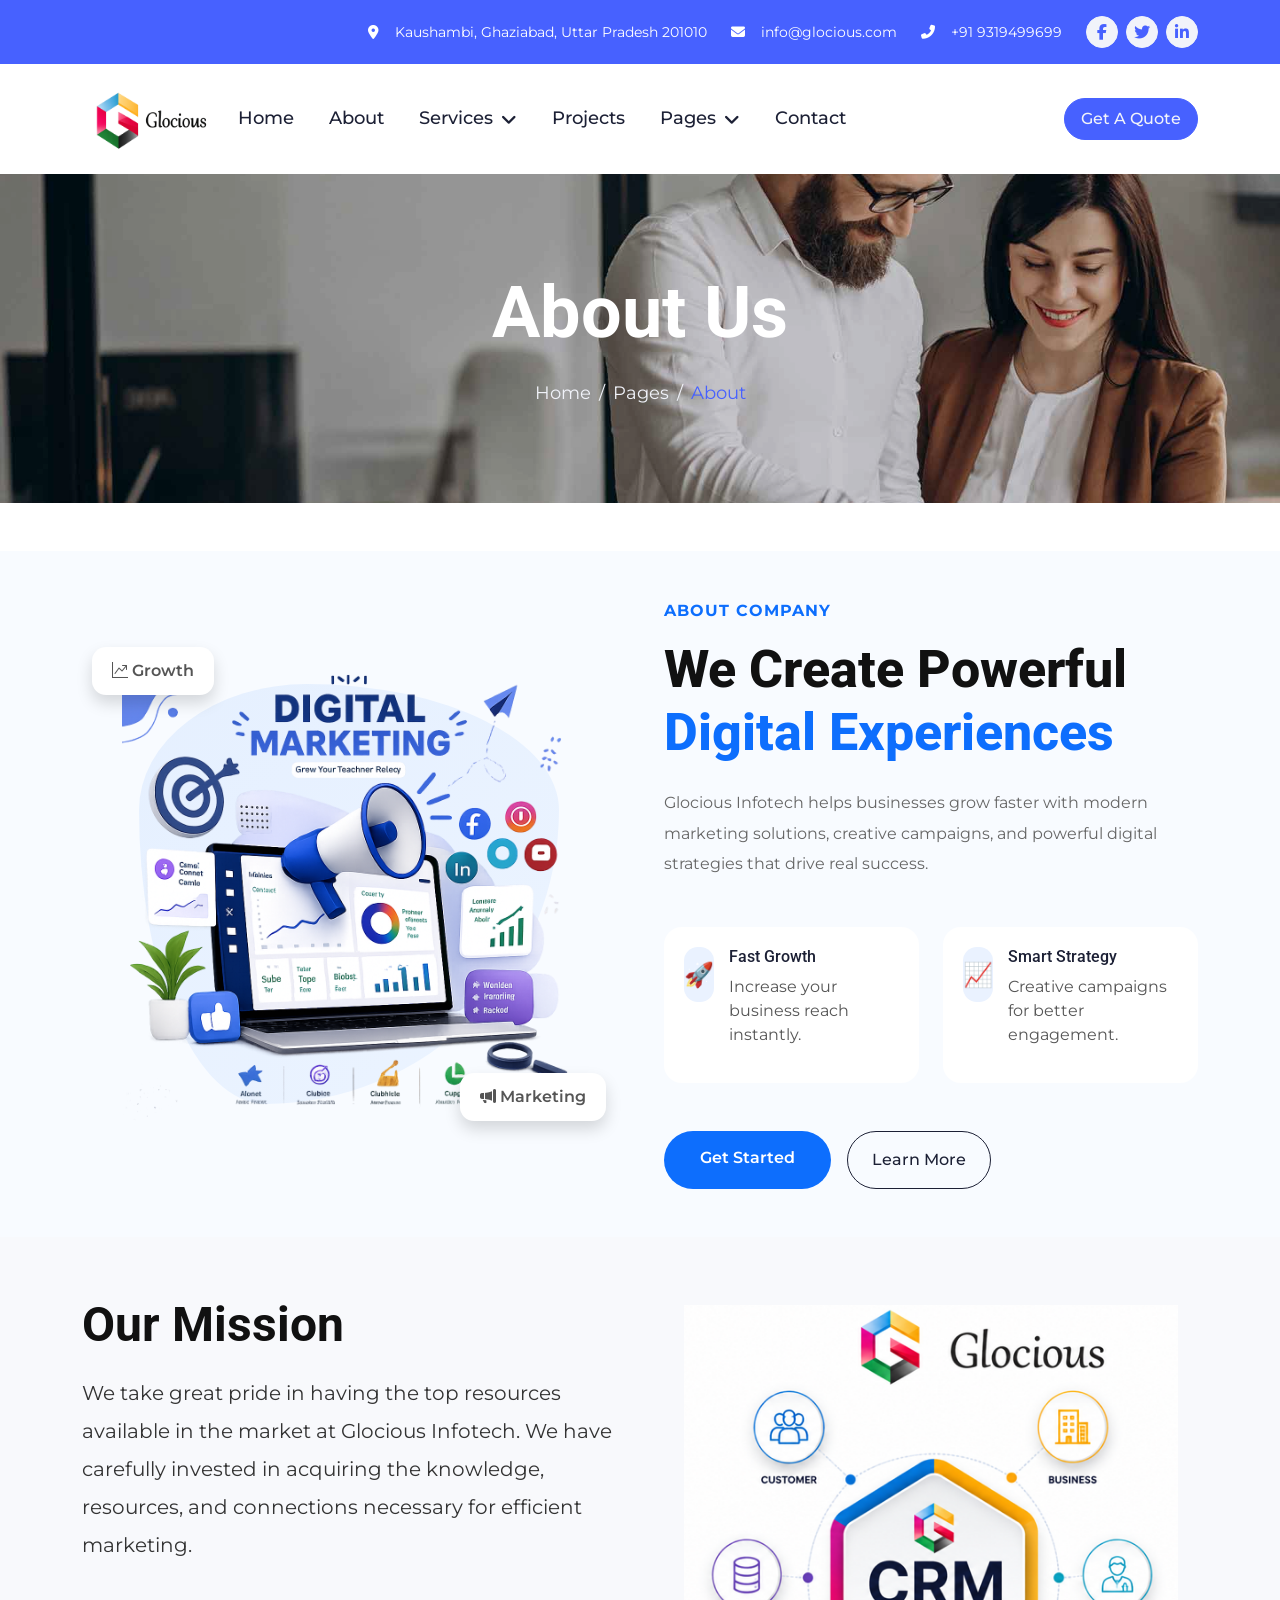
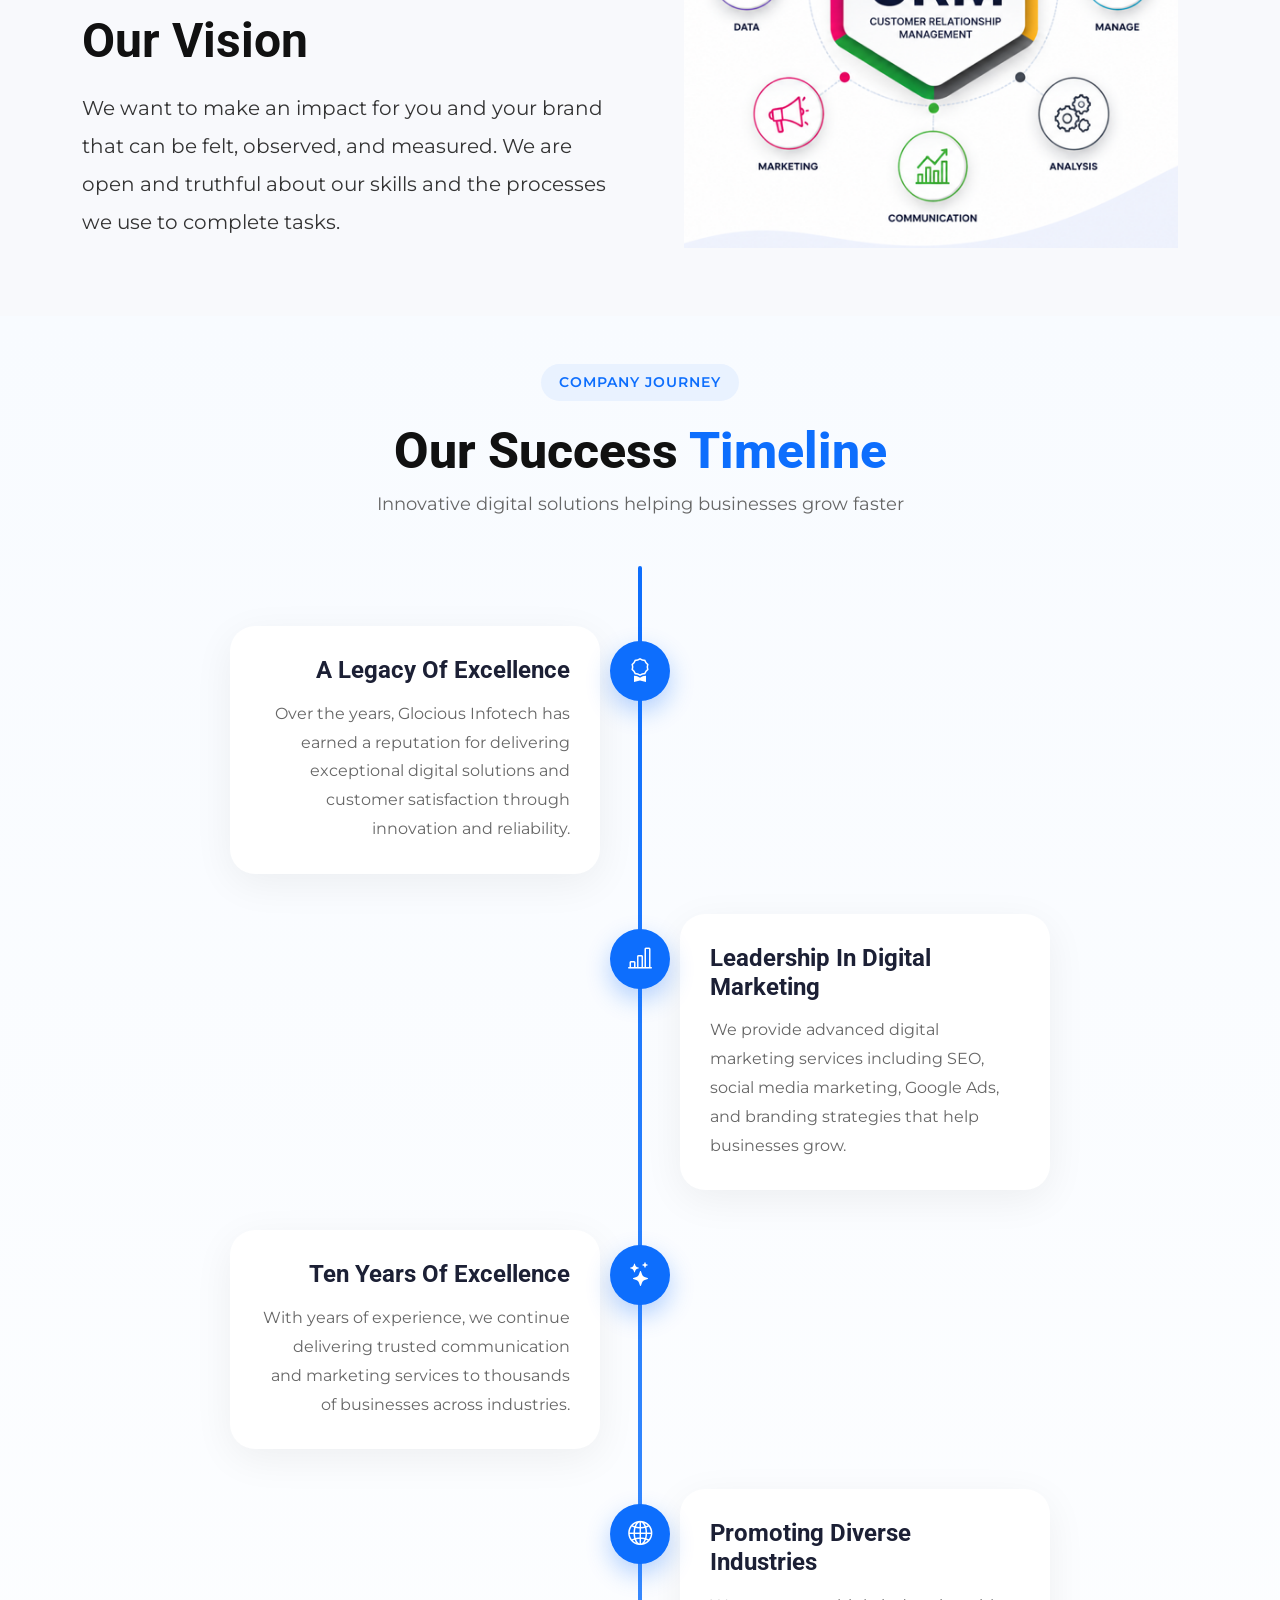
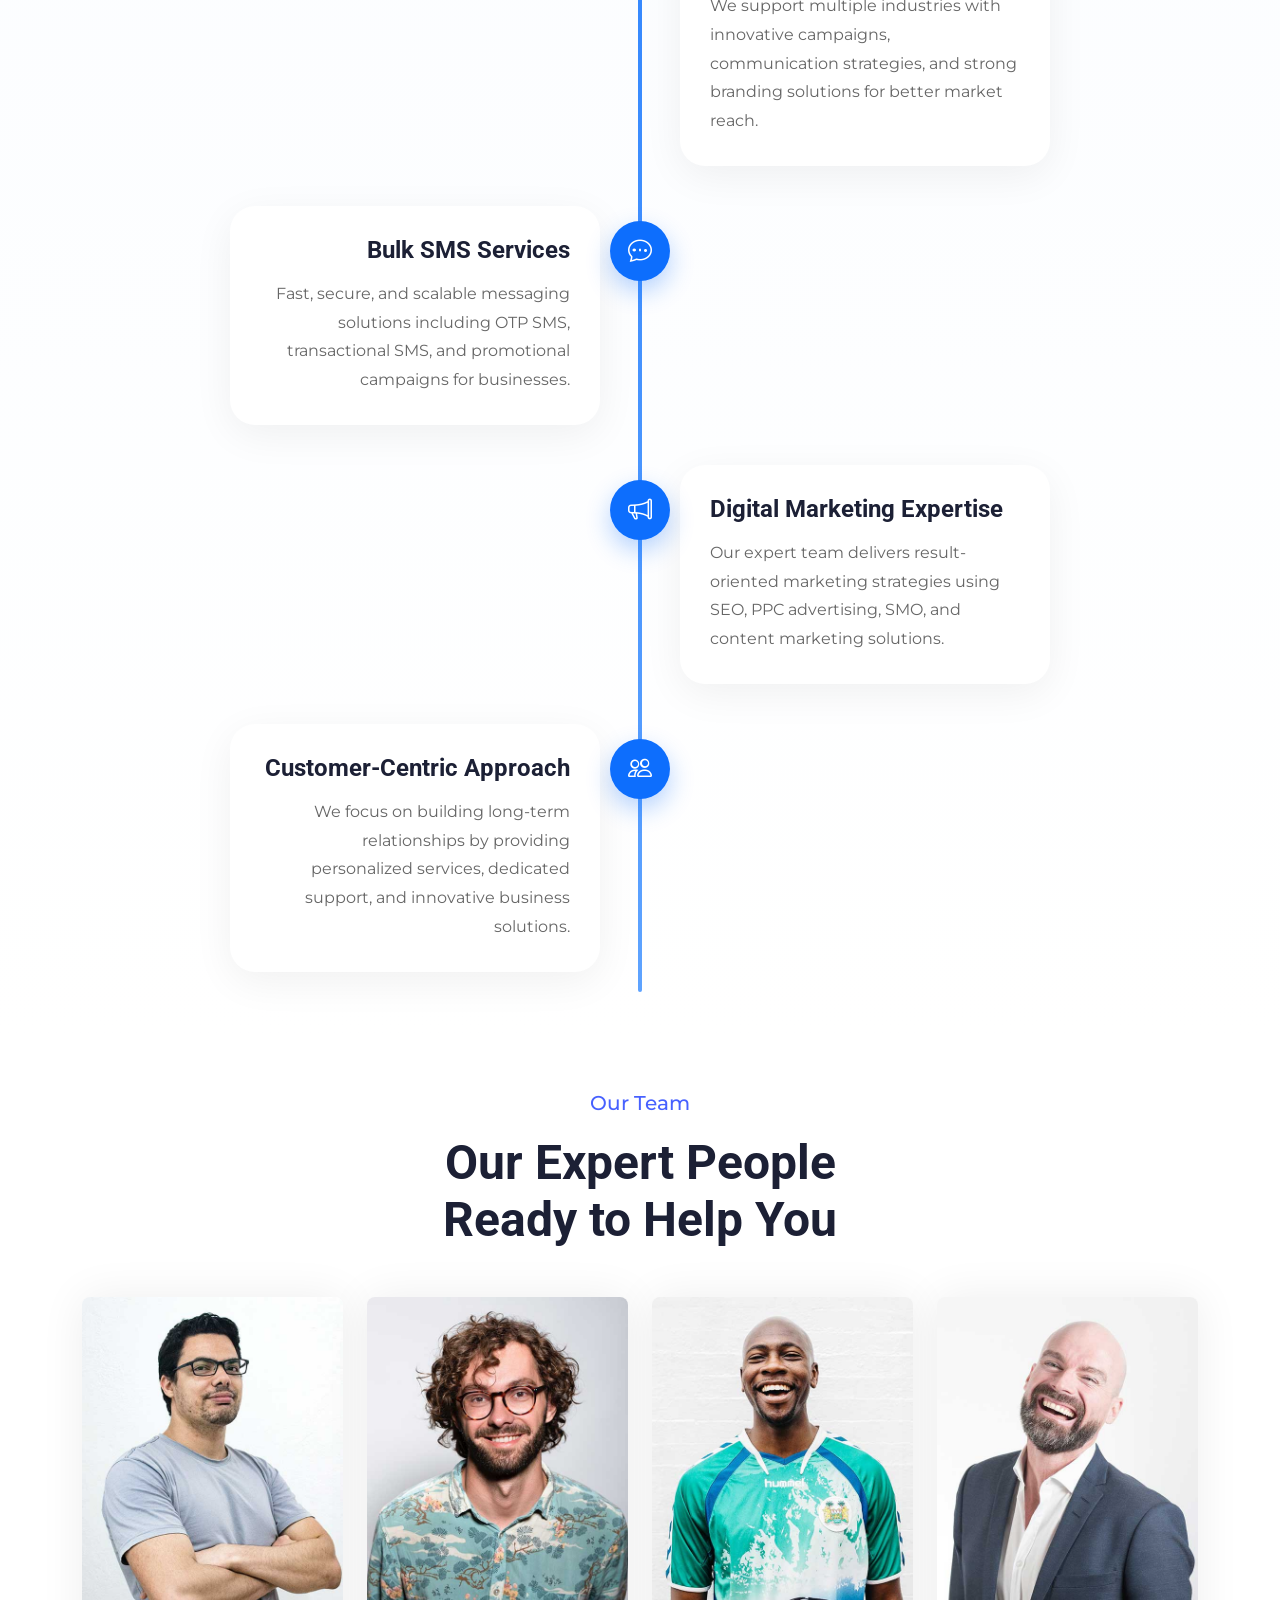
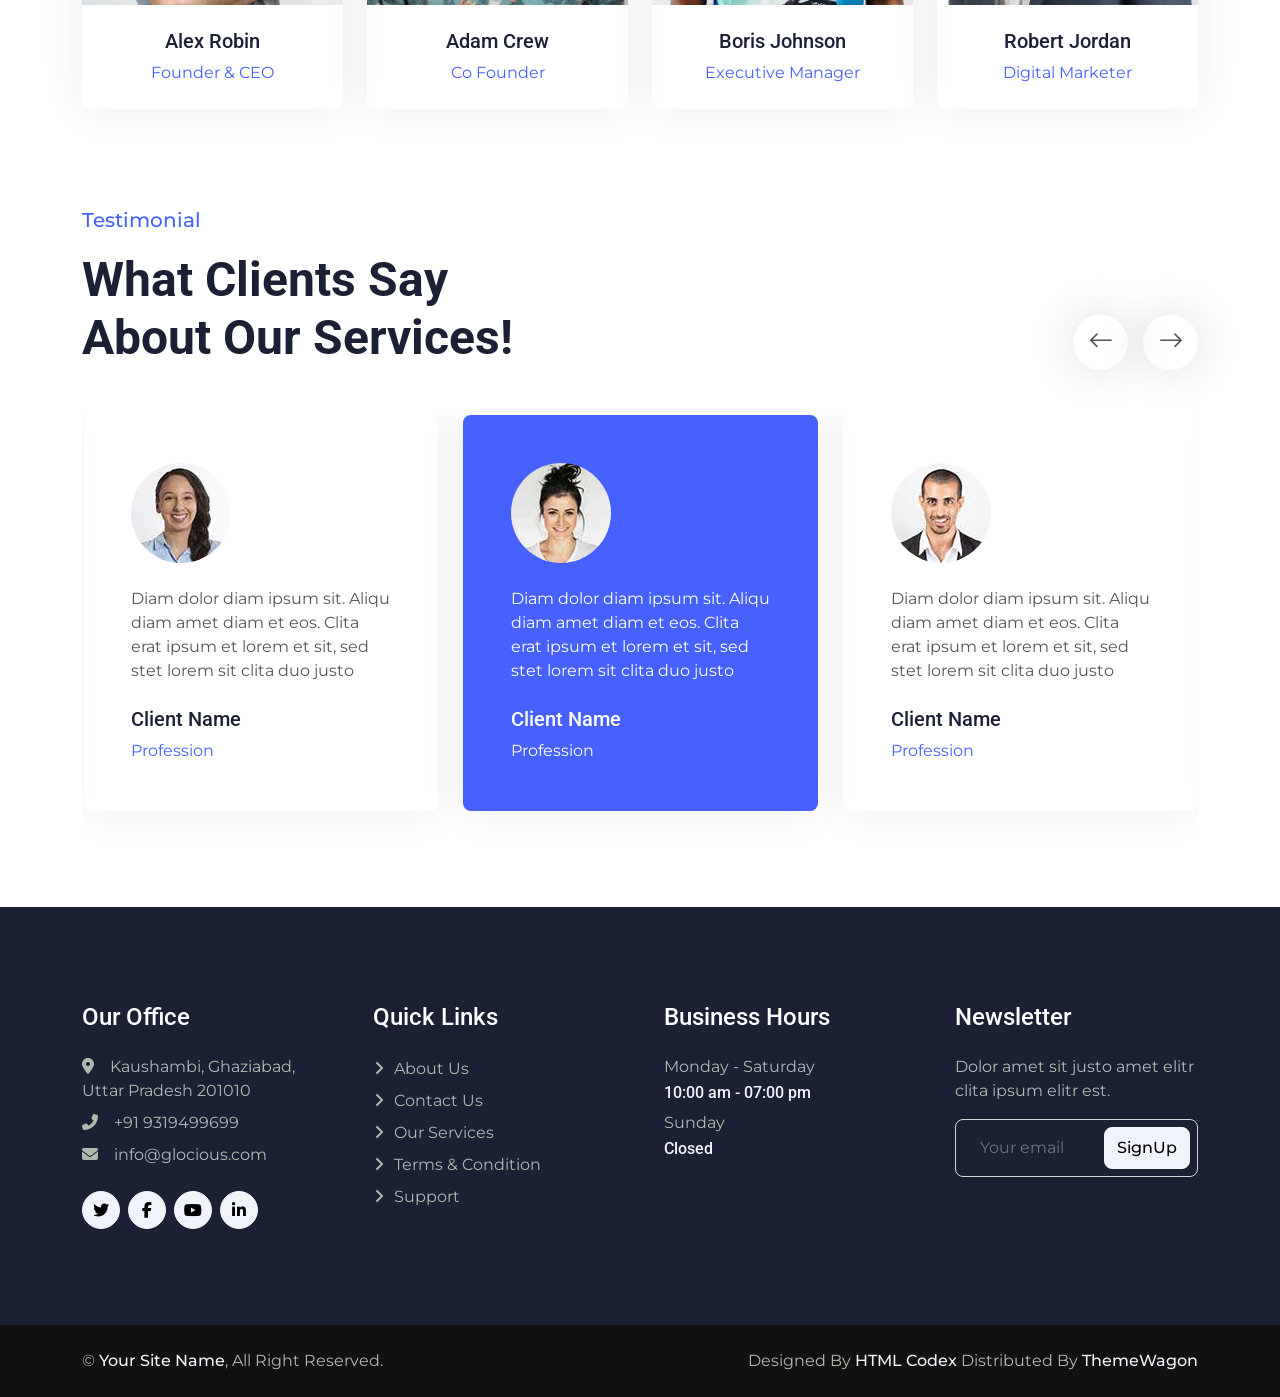
<file: about.html>
<!DOCTYPE html>
<html lang="en">

<head>
    <meta charset="utf-8">
    <title>Best Digital Marketing Agency in Delhi</title>
    <meta content="width=device-width, initial-scale=1.0" name="viewport">
    <meta content="" name="keywords">
    <meta content="" name="description">

    <!-- Favicon -->
    <link href="img/favicon.ico" rel="icon">

    <!-- Google Web Fonts -->
    <link rel="preconnect" href="https://fonts.googleapis.com">
    <link rel="preconnect" href="https://fonts.gstatic.com" crossorigin>
    <link
        href="https://fonts.googleapis.com/css2?family=Montserrat:wght@400;500&family=Roboto:wght@500;700&display=swap"
        rel="stylesheet">

    <!-- Icon Font Stylesheet -->
    <link href="https://cdnjs.cloudflare.com/ajax/libs/font-awesome/5.10.0/css/all.min.css" rel="stylesheet">
    <link href="https://cdn.jsdelivr.net/npm/bootstrap-icons@1.4.1/font/bootstrap-icons.css" rel="stylesheet">
    <link rel="stylesheet" href="https://cdnjs.cloudflare.com/ajax/libs/font-awesome/6.5.1/css/all.min.css">

    <!-- Libraries Stylesheet -->
    <link href="lib/animate/animate.min.css" rel="stylesheet">
    <link href="lib/owlcarousel/assets/owl.carousel.min.css" rel="stylesheet">
    <link href="lib/lightbox/css/lightbox.min.css" rel="stylesheet">

    <!-- Customized Bootstrap Stylesheet -->
    <link href="css/bootstrap.min.css" rel="stylesheet">

    <!-- Template Stylesheet -->
    <link href="css/style.css" rel="stylesheet">
</head>

<body>
    <!-- Spinner Start -->
    <div id="spinner"
        class="show bg-white position-fixed translate-middle w-100 vh-100 top-50 start-50 d-flex align-items-center justify-content-center">
        <div class="spinner-border text-primary" role="status" style="width: 3rem; height: 3rem;"></div>
    </div>
    <!-- Spinner End -->


    <!-- Topbar Start -->
    <div class="container-fluid bg-primary text-white d-none d-lg-flex">
        <div class="container py-3">
            <div class="d-flex align-items-center">
                <div class="ms-auto d-flex align-items-center">
                    <small class="ms-4"><i class="fa fa-map-marker-alt me-3"></i>Kaushambi, Ghaziabad, Uttar Pradesh
                        201010</small>
                    <small class="ms-4"><i class="fa fa-envelope me-3"></i>info@glocious.com</small>
                    <small class="ms-4"><i class="fa fa-phone-alt me-3"></i>+91 9319499699</small>
                    <div class="ms-3 d-flex">
                        <a class="btn btn-sm-square btn-light text-primary rounded-circle ms-2" href=""><i
                                class="fab fa-facebook-f"></i></a>
                        <a class="btn btn-sm-square btn-light text-primary rounded-circle ms-2" href=""><i
                                class="fab fa-twitter"></i></a>
                        <a class="btn btn-sm-square btn-light text-primary rounded-circle ms-2" href=""><i
                                class="fab fa-linkedin-in"></i></a>
                    </div>
                </div>
            </div>
        </div>
    </div>
    <!-- Topbar End -->


    <!-- Navbar Start -->
    <div class="container-fluid bg-white sticky-top">
        <div class="container">
            <nav class="navbar navbar-expand-lg bg-white navbar-light p-lg-0">
                <a href="index.html" class="navbar-brand d-flex align-items-center">

                    <img src="./img/logo.png" alt="Glocious Logo" style="height:100px; width:140px;">

                </a>
                <button type="button" class="navbar-toggler me-0" data-bs-toggle="collapse"
                    data-bs-target="#navbarCollapse">
                    <span class="navbar-toggler-icon"></span>
                </button>
                <div class="collapse navbar-collapse" id="navbarCollapse">
                    <div class="navbar-nav">
                        <a href="index.html" class="nav-item nav-link active">Home</a>
                        <a href="about.html" class="nav-item nav-link">About</a>
                        <div class="nav-item dropdown">
                            <a href="#" class="nav-link dropdown-toggle" data-bs-toggle="dropdown">Services</a>
                            <div class="dropdown-menu bg-light rounded-0 rounded-bottom m-0">
                                <a href="SMS.html" class="dropdown-item">BULK SMS</a>
                                <a href="RCS.html" class="dropdown-item">RCS Message</a>
                                <a href="Email.html" class="dropdown-item">BULK Email</a>
                                <a href="Voice.html" class="dropdown-item">Voice Call</a>
                                <a href="IVR.html" class="dropdown-item">Interactive Voice Response (IVR)</a>
                                <a href="lead.html" class="dropdown-item">Lead Generation</a>
                                <a href="Website.html" class="dropdown-item">Website Development</a>
                                <a href="Whatsapp.html" class="dropdown-item">Whatsapp Marketing</a>
                            </div>
                        </div>
                        <a href="project.html" class="nav-item nav-link">Projects</a>
                        <div class="nav-item dropdown">
                            <a href="#" class="nav-link dropdown-toggle" data-bs-toggle="dropdown">Pages</a>
                            <div class="dropdown-menu bg-light rounded-0 rounded-bottom m-0">
                                <a href="feature.html" class="dropdown-item">Features</a>
                                <a href="team.html" class="dropdown-item">Our Team</a>
                                <a href="testimonial.html" class="dropdown-item">Testimonial</a>
                                <a href="quote.html" class="dropdown-item">Quotation</a>
                                <a href="404.html" class="dropdown-item">404 Page</a>
                            </div>
                        </div>
                        <a href="contact.html" class="nav-item nav-link">Contact</a>
                    </div>
                    <div class="ms-auto d-none d-lg-block">
                        <a href="" class="btn btn-primary rounded-pill py-2 px-3">Get A Quote</a>
                    </div>
                </div>
            </nav>
        </div>
    </div>
    <!-- Navbar End -->

    <!-- Page Header Start -->
    <div class="container-fluid page-header py-5 mb-5 wow fadeIn" data-wow-delay="0.1s">
        <div class="container text-center py-5">
            <h1 class="display-2 text-white mb-4 animated slideInDown">About Us</h1>
            <nav aria-label="breadcrumb animated slideInDown">
                <ol class="breadcrumb justify-content-center mb-0">
                    <li class="breadcrumb-item"><a href="#">Home</a></li>
                    <li class="breadcrumb-item"><a href="#">Pages</a></li>
                    <li class="breadcrumb-item text-primary" aria-current="page">About</li>
                </ol>
            </nav>
        </div>
    </div>
    <!-- Page Header End -->

    <section class="marketing-section py-5">
        <div class="container">
            <div class="row align-items-center g-5">

                <!-- Left Illustration -->
                <div class="col-lg-6">
                    <div class="image-box position-relative text-center">

                        <!-- Background Shape -->
                        <div class="bg-shape"></div>

                        <img src="./img/digital marketing.png" class="img-fluid main-img" alt="Digital Marketing">

                        <!-- Floating Cards -->
                        <div class="floating-card card-one shadow">
                            <i class="bi bi-graph-up-arrow"></i>
                            Growth
                        </div>

                        <div class="floating-card card-two shadow">
                            <i class="bi bi-megaphone-fill"></i>
                            Marketing
                        </div>

                    </div>
                </div>

                <!-- Right Content -->
                <div class="col-lg-6">

                    <span class="sub-title">ABOUT COMPANY</span>

                    <h2 class="main-title mt-3">
                        We Create Powerful
                        <span>Digital Experiences</span>
                    </h2>

                    <p class="desc mt-4">
                        Glocious Infotech helps businesses grow faster with modern
                        marketing solutions, creative campaigns, and powerful
                        digital strategies that drive real success.
                    </p>

                    <!-- Features -->
                    <div class="row mt-4 g-4">

                        <div class="col-sm-6">
                            <div class="feature-box">
                                <div class="icon">
                                    🚀
                                </div>
                                <div>
                                    <h6>Fast Growth</h6>
                                    <p>Increase your business reach instantly.</p>
                                </div>
                            </div>
                        </div>

                        <div class="col-sm-6">
                            <div class="feature-box">
                                <div class="icon">
                                    📈
                                </div>
                                <div>
                                    <h6>Smart Strategy</h6>
                                    <p>Creative campaigns for better engagement.</p>
                                </div>
                            </div>
                        </div>

                    </div>

                    <!-- Buttons -->
                    <div class="mt-5 d-flex gap-3 flex-wrap">

                        <a href="#" class="btn btn-main">
                            Get Started
                        </a>

                        <a href="#" class="btn btn-outline-dark rounded-pill px-4 py-3">
                            Learn More
                        </a>

                    </div>

                </div>

            </div>
        </div>
    </section>

    <section class="mission-vision-section py-5">
        <div class="container">

            <div class="row align-items-center g-5">

                <!-- Left Content -->
                <div class="col-lg-6">

                    <!-- Mission -->
                    <div class="content-box mb-5">
                        <h2>Our Mission</h2>

                        <p>
                            We take great pride in having the top resources available in the market at Glocious
                            Infotech. We have carefully invested in acquiring the knowledge, resources, and connections
                            necessary for efficient marketing.
                        </p>
                    </div>

                    <!-- Vision -->
                    <div class="content-box">
                        <h2>Our Vision</h2>

                        <p>
                            We want to make an impact for you and your brand that can be felt, observed, and measured.
                            We are open and truthful about our skills and the processes we use to complete tasks.
                        </p>
                    </div>

                </div>

                <!-- Right Image -->
                <div class="col-lg-6 text-center">

                    <div class="crm-image-box">

                        <img src="./img/glocious crm.PNG" alt="CRM" class="img-fluid crm-image">

                    </div>

                </div>

            </div>

        </div>
    </section>

    <section class="new-timeline-section py-5">

    <div class="container">

        <!-- Heading -->
        <div class="text-center mb-5">

            <span class="small-title">
                COMPANY JOURNEY
            </span>

            <h2 class="main-heading">
                Our Success <span>Timeline</span>
            </h2>

            <p class="heading-text">
                Innovative digital solutions helping businesses grow faster
            </p>

        </div>

        <!-- Timeline -->
        <div class="modern-timeline">

            <!-- Item 1 -->
            <div class="timeline-box">

                <div class="timeline-icon">
                    <i class="bi bi-award"></i>
                </div>

                <div class="timeline-card">

                    <h4>
                        A Legacy Of Excellence
                    </h4>

                    <p>
                        Over the years, Glocious Infotech has earned a
                        reputation for delivering exceptional digital
                        solutions and customer satisfaction through
                        innovation and reliability.
                    </p>

                </div>

            </div>

            <!-- Item 2 -->
            <div class="timeline-box">

                <div class="timeline-icon">
                    <i class="bi bi-bar-chart-line"></i>
                </div>

                <div class="timeline-card">

                    <h4>
                        Leadership In Digital Marketing
                    </h4>

                    <p>
                        We provide advanced digital marketing services
                        including SEO, social media marketing, Google Ads,
                        and branding strategies that help businesses grow.
                    </p>

                </div>

            </div>

            <!-- Item 3 -->
            <div class="timeline-box">

                <div class="timeline-icon">
                    <i class="bi bi-stars"></i>
                </div>

                <div class="timeline-card">

                    <h4>
                        Ten Years Of Excellence
                    </h4>

                    <p>
                        With years of experience, we continue delivering
                        trusted communication and marketing services to
                        thousands of businesses across industries.
                    </p>

                </div>

            </div>

            <!-- Item 4 -->
            <div class="timeline-box">

                <div class="timeline-icon">
                    <i class="bi bi-globe2"></i>
                </div>

                <div class="timeline-card">

                    <h4>
                        Promoting Diverse Industries
                    </h4>

                    <p>
                        We support multiple industries with innovative
                        campaigns, communication strategies, and strong
                        branding solutions for better market reach.
                    </p>

                </div>

            </div>

            <!-- Item 5 -->
            <div class="timeline-box">

                <div class="timeline-icon">
                    <i class="bi bi-chat-dots"></i>
                </div>

                <div class="timeline-card">

                    <h4>
                        Bulk SMS Services
                    </h4>

                    <p>
                        Fast, secure, and scalable messaging solutions
                        including OTP SMS, transactional SMS, and
                        promotional campaigns for businesses.
                    </p>

                </div>

            </div>

            <!-- Item 6 -->
            <div class="timeline-box">

                <div class="timeline-icon">
                    <i class="bi bi-megaphone"></i>
                </div>

                <div class="timeline-card">

                    <h4>
                        Digital Marketing Expertise
                    </h4>

                    <p>
                        Our expert team delivers result-oriented marketing
                        strategies using SEO, PPC advertising, SMO, and
                        content marketing solutions.
                    </p>

                </div>

            </div>

            <!-- Item 7 -->
            <div class="timeline-box">

                <div class="timeline-icon">
                    <i class="bi bi-people"></i>
                </div>

                <div class="timeline-card">

                    <h4>
                        Customer-Centric Approach
                    </h4>

                    <p>
                        We focus on building long-term relationships by
                        providing personalized services, dedicated support,
                        and innovative business solutions.
                    </p>

                </div>

            </div>

        </div>

    </div>

</section>

  <!-- Team Start -->
    <div class="container-xxl py-5">
        <div class="container">
            <div class="text-center mx-auto wow fadeInUp" data-wow-delay="0.1s" style="max-width: 500px;">
                <p class="fs-5 fw-medium text-primary">Our Team</p>
                <h1 class="display-5 mb-5">Our Expert People Ready to Help You</h1>
            </div>
            <div class="row g-4">
                <div class="col-lg-3 col-md-6 wow fadeInUp" data-wow-delay="0.1s">
                    <div class="team-item rounded overflow-hidden pb-4">
                        <img class="img-fluid mb-4" src="img/team-1.jpg" alt="">
                        <h5>Alex Robin</h5>
                        <span class="text-primary">Founder & CEO</span>
                        <ul class="team-social">
                            <li><a class="btn btn-square" href=""><i class="fab fa-facebook-f"></i></a></li>
                            <li><a class="btn btn-square" href=""><i class="fab fa-twitter"></i></a></li>
                            <li><a class="btn btn-square" href=""><i class="fab fa-instagram"></i></a></li>
                            <li><a class="btn btn-square" href=""><i class="fab fa-linkedin-in"></i></a></li>
                        </ul>
                    </div>
                </div>
                <div class="col-lg-3 col-md-6 wow fadeInUp" data-wow-delay="0.3s">
                    <div class="team-item rounded overflow-hidden pb-4">
                        <img class="img-fluid mb-4" src="img/team-2.jpg" alt="">
                        <h5>Adam Crew</h5>
                        <span class="text-primary">Co Founder</span>
                        <ul class="team-social">
                            <li><a class="btn btn-square" href=""><i class="fab fa-facebook-f"></i></a></li>
                            <li><a class="btn btn-square" href=""><i class="fab fa-twitter"></i></a></li>
                            <li><a class="btn btn-square" href=""><i class="fab fa-instagram"></i></a></li>
                            <li><a class="btn btn-square" href=""><i class="fab fa-linkedin-in"></i></a></li>
                        </ul>
                    </div>
                </div>
                <div class="col-lg-3 col-md-6 wow fadeInUp" data-wow-delay="0.5s">
                    <div class="team-item rounded overflow-hidden pb-4">
                        <img class="img-fluid mb-4" src="img/team-3.jpg" alt="">
                        <h5>Boris Johnson</h5>
                        <span class="text-primary">Executive Manager</span>
                        <ul class="team-social">
                            <li><a class="btn btn-square" href=""><i class="fab fa-facebook-f"></i></a></li>
                            <li><a class="btn btn-square" href=""><i class="fab fa-twitter"></i></a></li>
                            <li><a class="btn btn-square" href=""><i class="fab fa-instagram"></i></a></li>
                            <li><a class="btn btn-square" href=""><i class="fab fa-linkedin-in"></i></a></li>
                        </ul>
                    </div>
                </div>
                <div class="col-lg-3 col-md-6 wow fadeInUp" data-wow-delay="0.7s">
                    <div class="team-item rounded overflow-hidden pb-4">
                        <img class="img-fluid mb-4" src="img/team-4.jpg" alt="">
                        <h5>Robert Jordan</h5>
                        <span class="text-primary">Digital Marketer</span>
                        <ul class="team-social">
                            <li><a class="btn btn-square" href=""><i class="fab fa-facebook-f"></i></a></li>
                            <li><a class="btn btn-square" href=""><i class="fab fa-twitter"></i></a></li>
                            <li><a class="btn btn-square" href=""><i class="fab fa-instagram"></i></a></li>
                            <li><a class="btn btn-square" href=""><i class="fab fa-linkedin-in"></i></a></li>
                        </ul>
                    </div>
                </div>
            </div>
        </div>
    </div>
    <!-- Team End -->


    <!-- Testimonial Start -->
    <div class="container-xxl pt-5">
        <div class="container">
            <div class="text-center text-md-start pb-5 pb-md-0 wow fadeInUp" data-wow-delay="0.1s"
                style="max-width: 500px;">
                <p class="fs-5 fw-medium text-primary">Testimonial</p>
                <h1 class="display-5 mb-5">What Clients Say About Our Services!</h1>
            </div>
            <div class="owl-carousel testimonial-carousel wow fadeInUp" data-wow-delay="0.1s">
                <div class="testimonial-item rounded p-4 p-lg-5 mb-5">
                    <img class="mb-4" src="img/testimonial-1.jpg" alt="">
                    <p class="mb-4">Diam dolor diam ipsum sit. Aliqu diam amet diam et eos. Clita erat ipsum et lorem et
                        sit, sed stet lorem sit clita duo justo</p>
                    <h5>Client Name</h5>
                    <span class="text-primary">Profession</span>
                </div>
                <div class="testimonial-item rounded p-4 p-lg-5 mb-5">
                    <img class="mb-4" src="img/testimonial-2.jpg" alt="">
                    <p class="mb-4">Diam dolor diam ipsum sit. Aliqu diam amet diam et eos. Clita erat ipsum et lorem et
                        sit, sed stet lorem sit clita duo justo</p>
                    <h5>Client Name</h5>
                    <span class="text-primary">Profession</span>
                </div>
                <div class="testimonial-item rounded p-4 p-lg-5 mb-5">
                    <img class="mb-4" src="img/testimonial-3.jpg" alt="">
                    <p class="mb-4">Diam dolor diam ipsum sit. Aliqu diam amet diam et eos. Clita erat ipsum et lorem et
                        sit, sed stet lorem sit clita duo justo</p>
                    <h5>Client Name</h5>
                    <span class="text-primary">Profession</span>
                </div>
                <div class="testimonial-item rounded p-4 p-lg-5 mb-5">
                    <img class="mb-4" src="img/testimonial-4.jpg" alt="">
                    <p class="mb-4">Diam dolor diam ipsum sit. Aliqu diam amet diam et eos. Clita erat ipsum et lorem et
                        sit, sed stet lorem sit clita duo justo</p>
                    <h5>Client Name</h5>
                    <span class="text-primary">Profession</span>
                </div>
            </div>
        </div>
    </div>
    <!-- Testimonial End -->


    <!-- Footer Start -->
    <div class="container-fluid bg-dark footer mt-5 py-5 wow fadeIn" data-wow-delay="0.1s">
        <div class="container py-5">
            <div class="row g-5">
                <div class="col-lg-3 col-md-6">
                    <h4 class="text-white mb-4">Our Office</h4>
                    <p class="mb-2"><i class="fa fa-map-marker-alt me-3"></i>Kaushambi, Ghaziabad, Uttar Pradesh 201010
                    </p>
                    <p class="mb-2"><i class="fa fa-phone-alt me-3"></i>+91 9319499699</p>
                    <p class="mb-2"><i class="fa fa-envelope me-3"></i>info@glocious.com</p>
                    <div class="d-flex pt-3">
                        <a class="btn btn-square btn-light rounded-circle me-2" href=""><i
                                class="fab fa-twitter"></i></a>
                        <a class="btn btn-square btn-light rounded-circle me-2" href=""><i
                                class="fab fa-facebook-f"></i></a>
                        <a class="btn btn-square btn-light rounded-circle me-2" href=""><i
                                class="fab fa-youtube"></i></a>
                        <a class="btn btn-square btn-light rounded-circle me-2" href=""><i
                                class="fab fa-linkedin-in"></i></a>
                    </div>
                </div>
                <div class="col-lg-3 col-md-6">
                    <h4 class="text-white mb-4">Quick Links</h4>
                    <a class="btn btn-link" href="">About Us</a>
                    <a class="btn btn-link" href="">Contact Us</a>
                    <a class="btn btn-link" href="">Our Services</a>
                    <a class="btn btn-link" href="">Terms & Condition</a>
                    <a class="btn btn-link" href="">Support</a>
                </div>
                <div class="col-lg-3 col-md-6">
                    <h4 class="text-white mb-4">Business Hours</h4>
                    <p class="mb-1">Monday - Saturday</p>
                    <h6 class="text-light">10:00 am - 07:00 pm</h6>
                    <p class="mb-1">Sunday</p>
                    <h6 class="text-light">Closed</h6>
                </div>
                <div class="col-lg-3 col-md-6">
                    <h4 class="text-white mb-4">Newsletter</h4>
                    <p>Dolor amet sit justo amet elitr clita ipsum elitr est.</p>
                    <div class="position-relative w-100">
                        <input class="form-control bg-transparent w-100 py-3 ps-4 pe-5" type="text"
                            placeholder="Your email">
                        <button type="button"
                            class="btn btn-light py-2 position-absolute top-0 end-0 mt-2 me-2">SignUp</button>
                    </div>
                </div>
            </div>
        </div>
    </div>
    <!-- Footer End -->


    <!-- Copyright Start -->
    <div class="container-fluid copyright py-4">
        <div class="container">
            <div class="row">
                <div class="col-md-6 text-center text-md-start mb-3 mb-md-0">
                    &copy; <a class="fw-medium text-light" href="#">Your Site Name</a>, All Right Reserved.
                </div>
                <div class="col-md-6 text-center text-md-end">
                    <!--/*** This template is free as long as you keep the footer author’s credit link/attribution link/backlink. If you'd like to use the template without the footer author’s credit link/attribution link/backlink, you can purchase the Credit Removal License from "https://htmlcodex.com/credit-removal". Thank you for your support. ***/-->
                    Designed By <a class="fw-medium text-light" href="https://htmlcodex.com">HTML Codex</a>
                    Distributed By <a class="fw-medium text-light" href="https://themewagon.com">ThemeWagon</a>
                </div>
            </div>
        </div>
    </div>
    <!-- Copyright End -->


    <!-- Back to Top -->
    <a href="#" class="btn btn-lg btn-primary btn-lg-square rounded-circle back-to-top"><i
            class="bi bi-arrow-up"></i></a>


    <!-- JavaScript Libraries -->
    <script src="https://ajax.googleapis.com/ajax/libs/jquery/3.6.1/jquery.min.js"></script>
    <script src="https://cdn.jsdelivr.net/npm/bootstrap@5.0.0/dist/js/bootstrap.bundle.min.js"></script>
    <script src="lib/wow/wow.min.js"></script>
    <script src="lib/easing/easing.min.js"></script>
    <script src="lib/waypoints/waypoints.min.js"></script>
    <script src="lib/owlcarousel/owl.carousel.min.js"></script>
    <script src="lib/lightbox/js/lightbox.min.js"></script>

    <!-- Template Javascript -->
    <script src="js/main.js"></script>
</body>

</html>
</file>
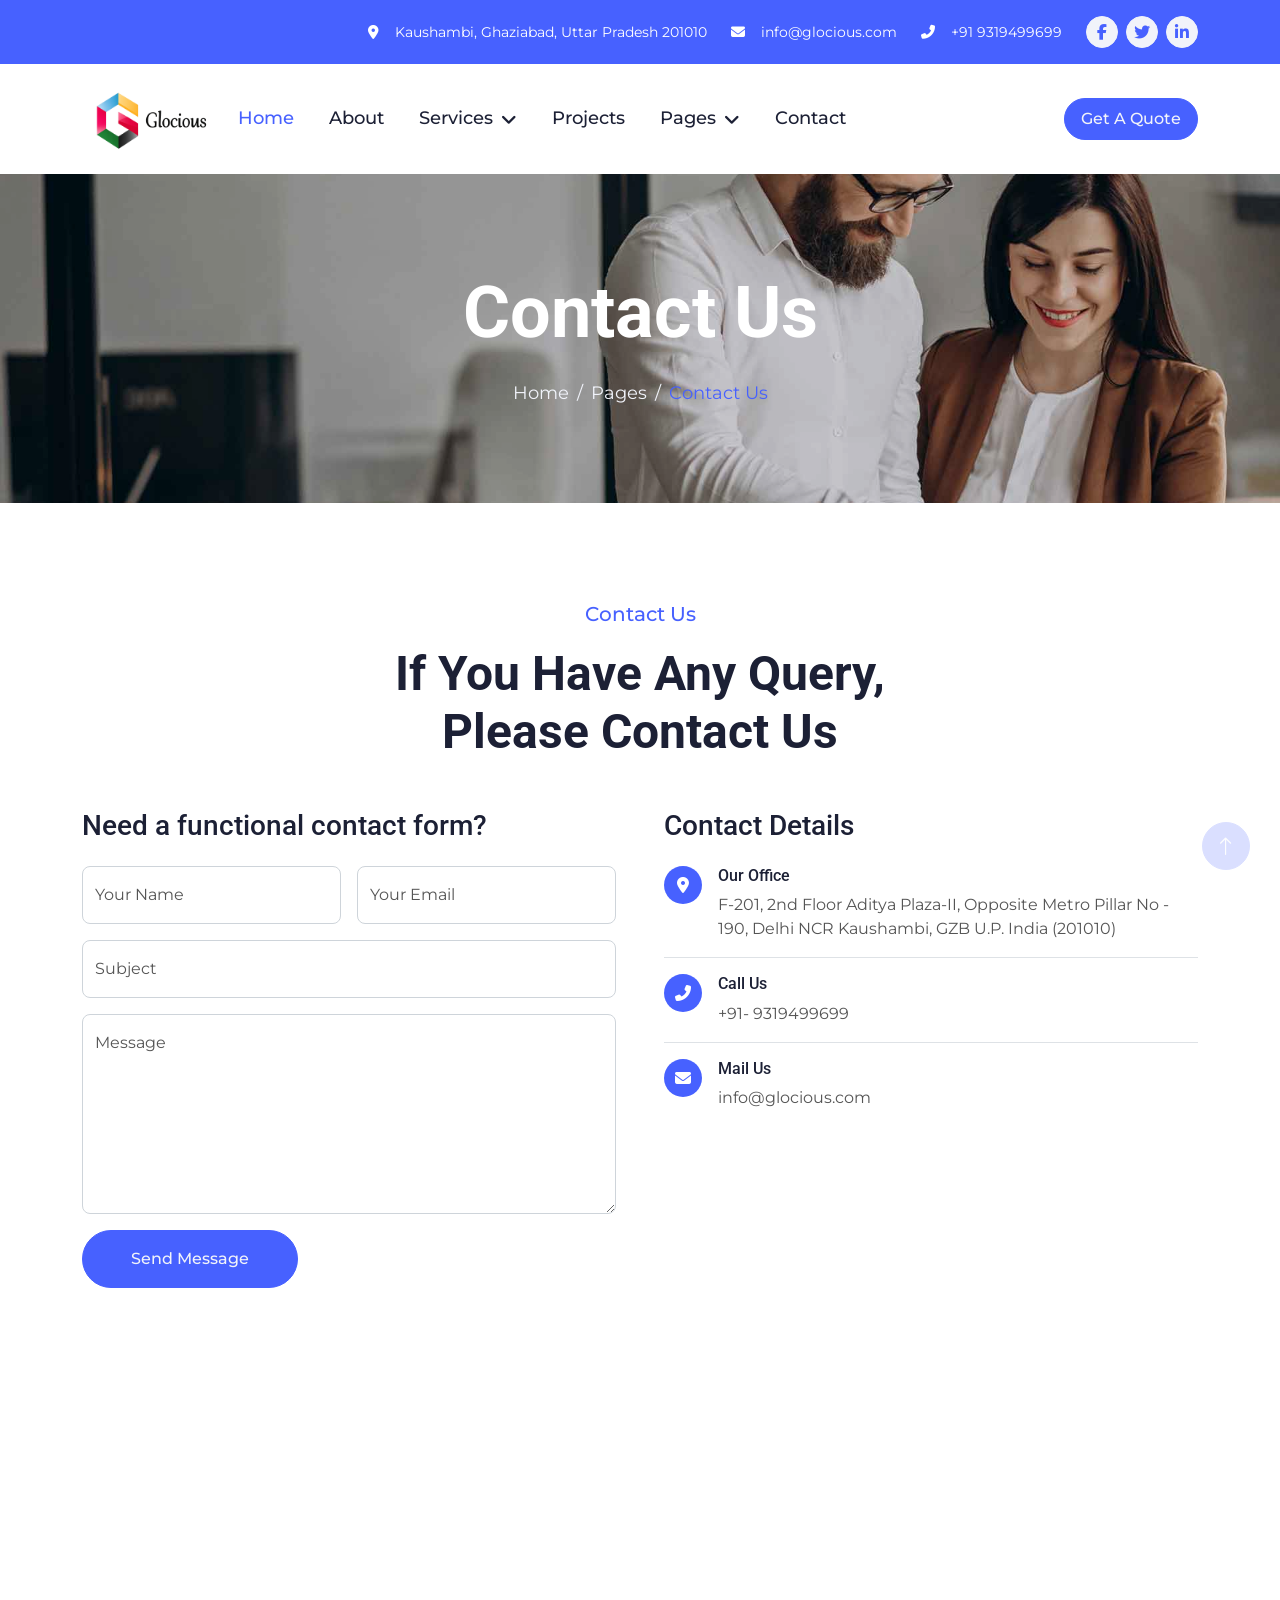
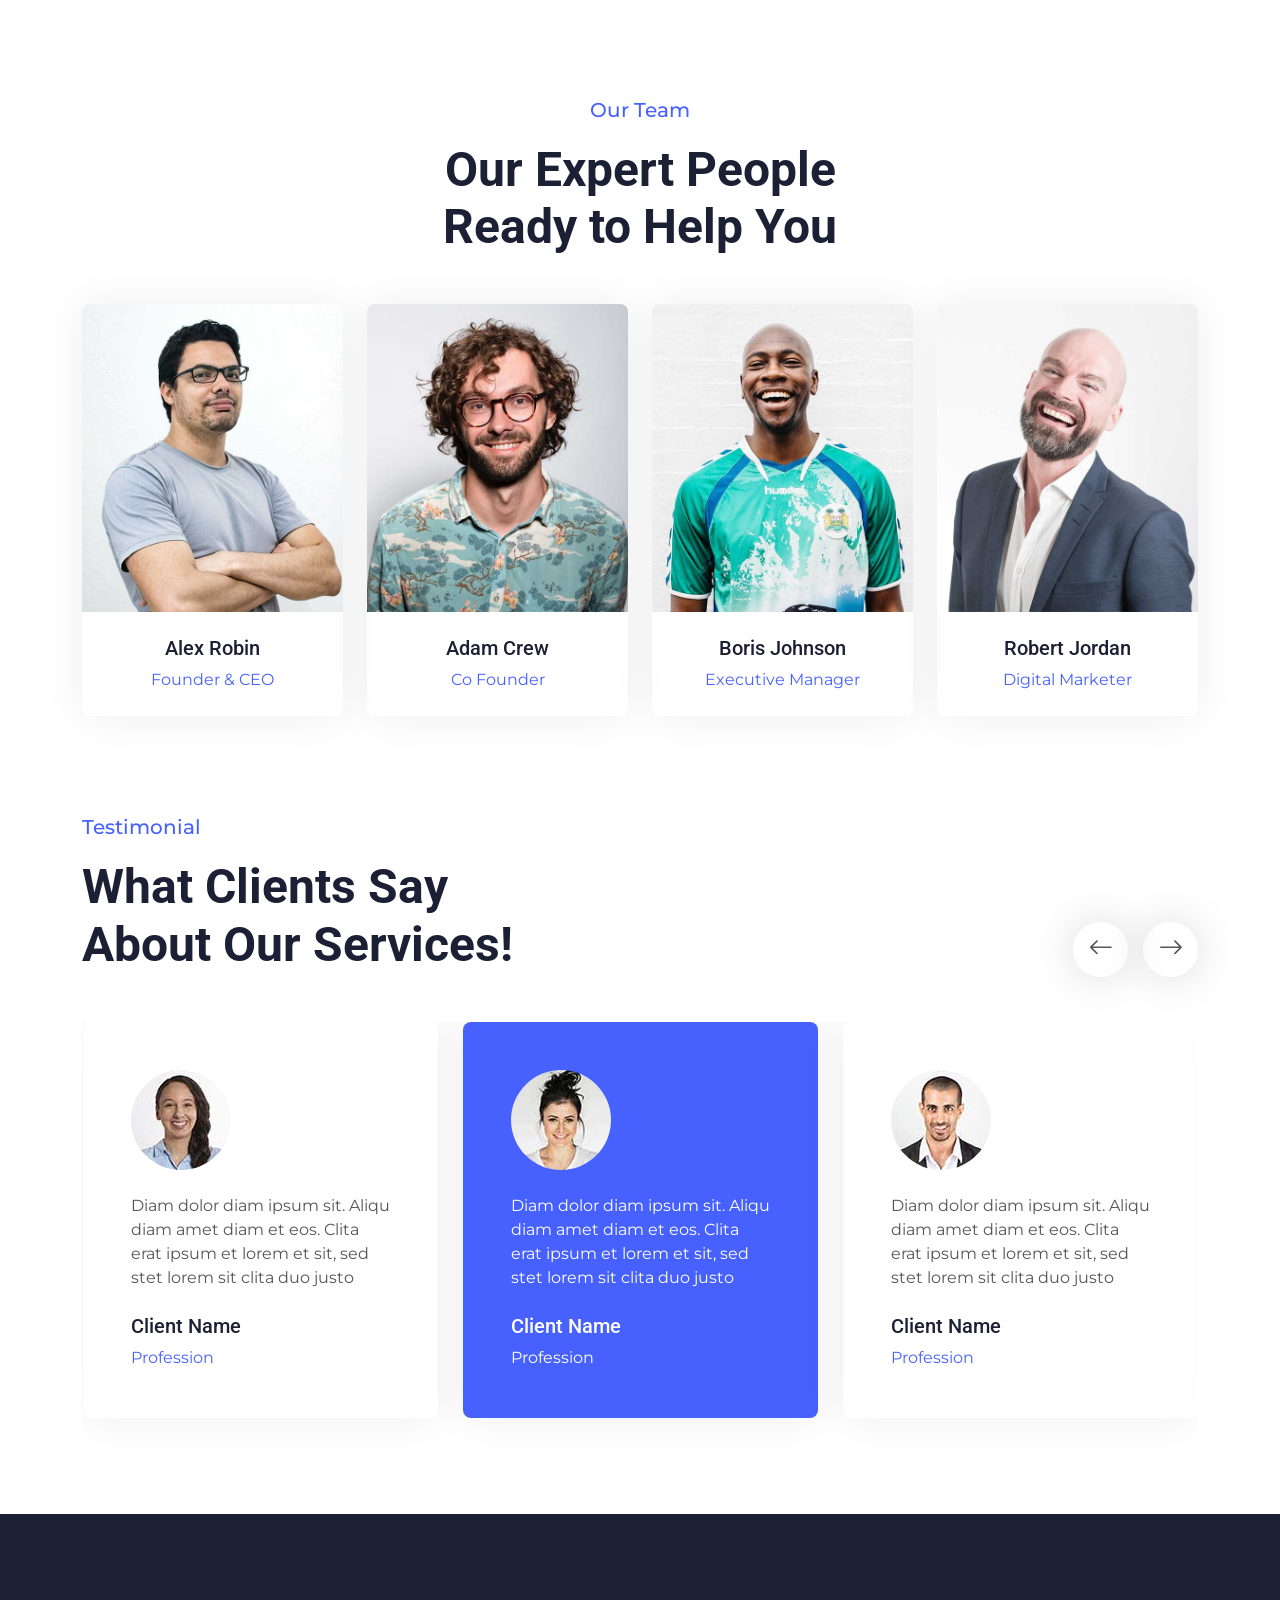
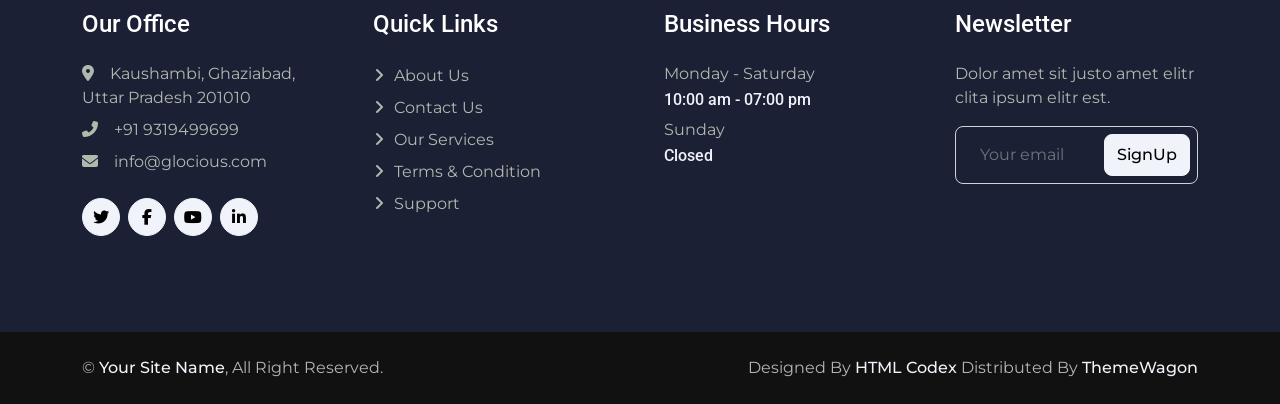
<file: contact.html>
<!DOCTYPE html>
<html lang="en">

<head>
    <meta charset="utf-8">
    <title>Best Digital Marketing Agency in Delhi</title>
    <meta content="width=device-width, initial-scale=1.0" name="viewport">
    <meta content="" name="keywords">
    <meta content="" name="description">

    <!-- Favicon -->
    <link href="img/favicon.ico" rel="icon">

    <!-- Google Web Fonts -->
    <link rel="preconnect" href="https://fonts.googleapis.com">
    <link rel="preconnect" href="https://fonts.gstatic.com" crossorigin>
    <link
        href="https://fonts.googleapis.com/css2?family=Montserrat:wght@400;500&family=Roboto:wght@500;700&display=swap"
        rel="stylesheet">

    <!-- Icon Font Stylesheet -->
    <link href="https://cdnjs.cloudflare.com/ajax/libs/font-awesome/5.10.0/css/all.min.css" rel="stylesheet">
    <link href="https://cdn.jsdelivr.net/npm/bootstrap-icons@1.4.1/font/bootstrap-icons.css" rel="stylesheet">
    <link rel="stylesheet" href="https://cdnjs.cloudflare.com/ajax/libs/font-awesome/6.5.1/css/all.min.css">

    <!-- Libraries Stylesheet -->
    <link href="lib/animate/animate.min.css" rel="stylesheet">
    <link href="lib/owlcarousel/assets/owl.carousel.min.css" rel="stylesheet">
    <link href="lib/lightbox/css/lightbox.min.css" rel="stylesheet">

    <!-- Customized Bootstrap Stylesheet -->
    <link href="css/bootstrap.min.css" rel="stylesheet">

    <!-- Template Stylesheet -->
    <link href="css/style.css" rel="stylesheet">
</head>

<body>
    <!-- Spinner Start -->
    <div id="spinner"
        class="show bg-white position-fixed translate-middle w-100 vh-100 top-50 start-50 d-flex align-items-center justify-content-center">
        <div class="spinner-border text-primary" role="status" style="width: 3rem; height: 3rem;"></div>
    </div>
    <!-- Spinner End -->


    <!-- Topbar Start -->
    <div class="container-fluid bg-primary text-white d-none d-lg-flex">
        <div class="container py-3">
            <div class="d-flex align-items-center">
                <div class="ms-auto d-flex align-items-center">
                    <small class="ms-4"><i class="fa fa-map-marker-alt me-3"></i>Kaushambi, Ghaziabad, Uttar Pradesh
                        201010</small>
                    <small class="ms-4"><i class="fa fa-envelope me-3"></i>info@glocious.com</small>
                    <small class="ms-4"><i class="fa fa-phone-alt me-3"></i>+91 9319499699</small>
                    <div class="ms-3 d-flex">
                        <a class="btn btn-sm-square btn-light text-primary rounded-circle ms-2" href=""><i
                                class="fab fa-facebook-f"></i></a>
                        <a class="btn btn-sm-square btn-light text-primary rounded-circle ms-2" href=""><i
                                class="fab fa-twitter"></i></a>
                        <a class="btn btn-sm-square btn-light text-primary rounded-circle ms-2" href=""><i
                                class="fab fa-linkedin-in"></i></a>
                    </div>
                </div>
            </div>
        </div>
    </div>
    <!-- Topbar End -->


    <!-- Navbar Start -->
    <div class="container-fluid bg-white sticky-top">
        <div class="container">
            <nav class="navbar navbar-expand-lg bg-white navbar-light p-lg-0">
                <a href="index.html" class="navbar-brand d-flex align-items-center">

                    <img src="./img/logo.png" alt="Glocious Logo" style="height:100px; width:140px;">

                </a>
                <button type="button" class="navbar-toggler me-0" data-bs-toggle="collapse"
                    data-bs-target="#navbarCollapse">
                    <span class="navbar-toggler-icon"></span>
                </button>
                <div class="collapse navbar-collapse" id="navbarCollapse">
                    <div class="navbar-nav">
                        <a href="index.html" class="nav-item nav-link active">Home</a>
                        <a href="about.html" class="nav-item nav-link">About</a>
                        <div class="nav-item dropdown">
                            <a href="#" class="nav-link dropdown-toggle" data-bs-toggle="dropdown">Services</a>
                            <div class="dropdown-menu bg-light rounded-0 rounded-bottom m-0">
                                <a href="SMS.html" class="dropdown-item">BULK SMS</a>
                                <a href="RCS.html" class="dropdown-item">RCS Message</a>
                                <a href="Email.html" class="dropdown-item">BULK Email</a>
                                <a href="Voice.html" class="dropdown-item">Voice Call</a>
                                <a href="IVR.html" class="dropdown-item">Interactive Voice Response (IVR)</a>
                                <a href="lead.html" class="dropdown-item">Lead Generation</a>
                                <a href="Website.html" class="dropdown-item">Website Development</a>
                                <a href="Whatsapp.html" class="dropdown-item">Whatsapp Marketing</a>
                            </div>
                        </div>
                        <a href="project.html" class="nav-item nav-link">Projects</a>
                        <div class="nav-item dropdown">
                            <a href="#" class="nav-link dropdown-toggle" data-bs-toggle="dropdown">Pages</a>
                            <div class="dropdown-menu bg-light rounded-0 rounded-bottom m-0">
                                <a href="feature.html" class="dropdown-item">Features</a>
                                <a href="team.html" class="dropdown-item">Our Team</a>
                                <a href="testimonial.html" class="dropdown-item">Testimonial</a>
                                <a href="quote.html" class="dropdown-item">Quotation</a>
                                <a href="404.html" class="dropdown-item">404 Page</a>
                            </div>
                        </div>
                        <a href="contact.html" class="nav-item nav-link">Contact</a>
                    </div>
                    <div class="ms-auto d-none d-lg-block">
                        <a href="" class="btn btn-primary rounded-pill py-2 px-3">Get A Quote</a>
                    </div>
                </div>
            </nav>
        </div>
    </div>
    <!-- Navbar End -->


    <!-- Page Header Start -->
    <div class="container-fluid page-header py-5 mb-5 wow fadeIn" data-wow-delay="0.1s">
        <div class="container text-center py-5">
            <h1 class="display-2 text-white mb-4 animated slideInDown">Contact Us</h1>
            <nav aria-label="breadcrumb animated slideInDown">
                <ol class="breadcrumb justify-content-center mb-0">
                    <li class="breadcrumb-item"><a href="#">Home</a></li>
                    <li class="breadcrumb-item"><a href="#">Pages</a></li>
                    <li class="breadcrumb-item text-primary" aria-current="page">Contact Us</li>
                </ol>
            </nav>
        </div>
    </div>
    <!-- Page Header End -->


    <!-- Contact Start -->
    <div class="container-xxl py-5">
        <div class="container">
            <div class="text-center mx-auto wow fadeInUp" data-wow-delay="0.1s" style="max-width: 500px;">
                <p class="fs-5 fw-medium text-primary">Contact Us</p>
                <h1 class="display-5 mb-5">If You Have Any Query, Please Contact Us</h1>
            </div>
            <div class="row g-5">
                <div class="col-lg-6 wow fadeInUp" data-wow-delay="0.1s">
                    <h3 class="mb-4">Need a functional contact form?</h3>
                    <form>
                        <div class="row g-3">
                            <div class="col-md-6">
                                <div class="form-floating">
                                    <input type="text" class="form-control" id="name" placeholder="Your Name">
                                    <label for="name">Your Name</label>
                                </div>
                            </div>
                            <div class="col-md-6">
                                <div class="form-floating">
                                    <input type="email" class="form-control" id="email" placeholder="Your Email">
                                    <label for="email">Your Email</label>
                                </div>
                            </div>
                            <div class="col-12">
                                <div class="form-floating">
                                    <input type="text" class="form-control" id="subject" placeholder="Subject">
                                    <label for="subject">Subject</label>
                                </div>
                            </div>
                            <div class="col-12">
                                <div class="form-floating">
                                    <textarea class="form-control" placeholder="Leave a message here" id="message"
                                        style="height: 200px"></textarea>
                                    <label for="message">Message</label>
                                </div>
                            </div>
                            <div class="col-12">
                                <button class="btn btn-primary rounded-pill py-3 px-5" type="submit">Send
                                    Message</button>
                            </div>
                        </div>
                    </form>
                </div>
                <div class="col-lg-6 wow fadeInUp" data-wow-delay="0.5s">
                    <h3 class="mb-4">Contact Details</h3>
                    <div class="d-flex border-bottom pb-3 mb-3">
                        <div class="flex-shrink-0 btn-square bg-primary rounded-circle">
                            <i class="fa fa-map-marker-alt text-white"></i>
                        </div>
                        <div class="ms-3">
                            <h6>Our Office</h6>
                            <span>F-201, 2nd Floor Aditya Plaza-II, Opposite Metro Pillar No - 190, Delhi NCR Kaushambi,
                                GZB U.P. India (201010)</span>
                        </div>
                    </div>
                    <div class="d-flex border-bottom pb-3 mb-3">
                        <div class="flex-shrink-0 btn-square bg-primary rounded-circle">
                            <i class="fa fa-phone-alt text-white"></i>
                        </div>
                        <div class="ms-3">
                            <h6>Call Us</h6>
                            <span>+91- 9319499699</span>
                        </div>
                    </div>
                    <div class="d-flex border-bottom-0 pb-3 mb-3">
                        <div class="flex-shrink-0 btn-square bg-primary rounded-circle">
                            <i class="fa fa-envelope text-white"></i>
                        </div>
                        <div class="ms-3">
                            <h6>Mail Us</h6>
                            <span>info@glocious.com</span>
                        </div>
                    </div>

                    <iframe
                        src="https://www.google.com/maps/embed?pb=!1m18!1m12!1m3!1d3501.486553243412!2d77.32470757429412!3d28.645146783509936!2m3!1f0!2f0!3f0!3m2!1i1024!2i768!4f13.1!3m3!1m2!1s0x390cfb000cd2e409%3A0xcfdf0d944ce1c52b!2sGlocious%20Infotech%20Pvt.%20Ltd.%20%7C%20Bulk%20SMS%20%26%20Digital%20Marketing%20Services!5e0!3m2!1sen!2sbd!4v1778654468321!5m2!1sen!2sbd"
                        width="600" height="450" style="border:0;" allowfullscreen="" loading="lazy"
                        referrerpolicy="no-referrer-when-downgrade"></iframe>
                </div>
            </div>
        </div>
    </div>
    <!-- Contact End -->


     <!-- Team Start -->
    <div class="container-xxl py-5">
        <div class="container">
            <div class="text-center mx-auto wow fadeInUp" data-wow-delay="0.1s" style="max-width: 500px;">
                <p class="fs-5 fw-medium text-primary">Our Team</p>
                <h1 class="display-5 mb-5">Our Expert People Ready to Help You</h1>
            </div>
            <div class="row g-4">
                <div class="col-lg-3 col-md-6 wow fadeInUp" data-wow-delay="0.1s">
                    <div class="team-item rounded overflow-hidden pb-4">
                        <img class="img-fluid mb-4" src="img/team-1.jpg" alt="">
                        <h5>Alex Robin</h5>
                        <span class="text-primary">Founder & CEO</span>
                        <ul class="team-social">
                            <li><a class="btn btn-square" href=""><i class="fab fa-facebook-f"></i></a></li>
                            <li><a class="btn btn-square" href=""><i class="fab fa-twitter"></i></a></li>
                            <li><a class="btn btn-square" href=""><i class="fab fa-instagram"></i></a></li>
                            <li><a class="btn btn-square" href=""><i class="fab fa-linkedin-in"></i></a></li>
                        </ul>
                    </div>
                </div>
                <div class="col-lg-3 col-md-6 wow fadeInUp" data-wow-delay="0.3s">
                    <div class="team-item rounded overflow-hidden pb-4">
                        <img class="img-fluid mb-4" src="img/team-2.jpg" alt="">
                        <h5>Adam Crew</h5>
                        <span class="text-primary">Co Founder</span>
                        <ul class="team-social">
                            <li><a class="btn btn-square" href=""><i class="fab fa-facebook-f"></i></a></li>
                            <li><a class="btn btn-square" href=""><i class="fab fa-twitter"></i></a></li>
                            <li><a class="btn btn-square" href=""><i class="fab fa-instagram"></i></a></li>
                            <li><a class="btn btn-square" href=""><i class="fab fa-linkedin-in"></i></a></li>
                        </ul>
                    </div>
                </div>
                <div class="col-lg-3 col-md-6 wow fadeInUp" data-wow-delay="0.5s">
                    <div class="team-item rounded overflow-hidden pb-4">
                        <img class="img-fluid mb-4" src="img/team-3.jpg" alt="">
                        <h5>Boris Johnson</h5>
                        <span class="text-primary">Executive Manager</span>
                        <ul class="team-social">
                            <li><a class="btn btn-square" href=""><i class="fab fa-facebook-f"></i></a></li>
                            <li><a class="btn btn-square" href=""><i class="fab fa-twitter"></i></a></li>
                            <li><a class="btn btn-square" href=""><i class="fab fa-instagram"></i></a></li>
                            <li><a class="btn btn-square" href=""><i class="fab fa-linkedin-in"></i></a></li>
                        </ul>
                    </div>
                </div>
                <div class="col-lg-3 col-md-6 wow fadeInUp" data-wow-delay="0.7s">
                    <div class="team-item rounded overflow-hidden pb-4">
                        <img class="img-fluid mb-4" src="img/team-4.jpg" alt="">
                        <h5>Robert Jordan</h5>
                        <span class="text-primary">Digital Marketer</span>
                        <ul class="team-social">
                            <li><a class="btn btn-square" href=""><i class="fab fa-facebook-f"></i></a></li>
                            <li><a class="btn btn-square" href=""><i class="fab fa-twitter"></i></a></li>
                            <li><a class="btn btn-square" href=""><i class="fab fa-instagram"></i></a></li>
                            <li><a class="btn btn-square" href=""><i class="fab fa-linkedin-in"></i></a></li>
                        </ul>
                    </div>
                </div>
            </div>
        </div>
    </div>
    <!-- Team End -->


    <!-- Testimonial Start -->
    <div class="container-xxl pt-5">
        <div class="container">
            <div class="text-center text-md-start pb-5 pb-md-0 wow fadeInUp" data-wow-delay="0.1s"
                style="max-width: 500px;">
                <p class="fs-5 fw-medium text-primary">Testimonial</p>
                <h1 class="display-5 mb-5">What Clients Say About Our Services!</h1>
            </div>
            <div class="owl-carousel testimonial-carousel wow fadeInUp" data-wow-delay="0.1s">
                <div class="testimonial-item rounded p-4 p-lg-5 mb-5">
                    <img class="mb-4" src="img/testimonial-1.jpg" alt="">
                    <p class="mb-4">Diam dolor diam ipsum sit. Aliqu diam amet diam et eos. Clita erat ipsum et lorem et
                        sit, sed stet lorem sit clita duo justo</p>
                    <h5>Client Name</h5>
                    <span class="text-primary">Profession</span>
                </div>
                <div class="testimonial-item rounded p-4 p-lg-5 mb-5">
                    <img class="mb-4" src="img/testimonial-2.jpg" alt="">
                    <p class="mb-4">Diam dolor diam ipsum sit. Aliqu diam amet diam et eos. Clita erat ipsum et lorem et
                        sit, sed stet lorem sit clita duo justo</p>
                    <h5>Client Name</h5>
                    <span class="text-primary">Profession</span>
                </div>
                <div class="testimonial-item rounded p-4 p-lg-5 mb-5">
                    <img class="mb-4" src="img/testimonial-3.jpg" alt="">
                    <p class="mb-4">Diam dolor diam ipsum sit. Aliqu diam amet diam et eos. Clita erat ipsum et lorem et
                        sit, sed stet lorem sit clita duo justo</p>
                    <h5>Client Name</h5>
                    <span class="text-primary">Profession</span>
                </div>
                <div class="testimonial-item rounded p-4 p-lg-5 mb-5">
                    <img class="mb-4" src="img/testimonial-4.jpg" alt="">
                    <p class="mb-4">Diam dolor diam ipsum sit. Aliqu diam amet diam et eos. Clita erat ipsum et lorem et
                        sit, sed stet lorem sit clita duo justo</p>
                    <h5>Client Name</h5>
                    <span class="text-primary">Profession</span>
                </div>
            </div>
        </div>
    </div>
    <!-- Testimonial End -->


    <!-- Footer Start -->
    <div class="container-fluid bg-dark footer mt-5 py-5 wow fadeIn" data-wow-delay="0.1s">
        <div class="container py-5">
            <div class="row g-5">
                <div class="col-lg-3 col-md-6">
                    <h4 class="text-white mb-4">Our Office</h4>
                    <p class="mb-2"><i class="fa fa-map-marker-alt me-3"></i>Kaushambi, Ghaziabad, Uttar Pradesh 201010
                    </p>
                    <p class="mb-2"><i class="fa fa-phone-alt me-3"></i>+91 9319499699</p>
                    <p class="mb-2"><i class="fa fa-envelope me-3"></i>info@glocious.com</p>
                    <div class="d-flex pt-3">
                        <a class="btn btn-square btn-light rounded-circle me-2" href=""><i
                                class="fab fa-twitter"></i></a>
                        <a class="btn btn-square btn-light rounded-circle me-2" href=""><i
                                class="fab fa-facebook-f"></i></a>
                        <a class="btn btn-square btn-light rounded-circle me-2" href=""><i
                                class="fab fa-youtube"></i></a>
                        <a class="btn btn-square btn-light rounded-circle me-2" href=""><i
                                class="fab fa-linkedin-in"></i></a>
                    </div>
                </div>
                <div class="col-lg-3 col-md-6">
                    <h4 class="text-white mb-4">Quick Links</h4>
                    <a class="btn btn-link" href="">About Us</a>
                    <a class="btn btn-link" href="">Contact Us</a>
                    <a class="btn btn-link" href="">Our Services</a>
                    <a class="btn btn-link" href="">Terms & Condition</a>
                    <a class="btn btn-link" href="">Support</a>
                </div>
                <div class="col-lg-3 col-md-6">
                    <h4 class="text-white mb-4">Business Hours</h4>
                    <p class="mb-1">Monday - Saturday</p>
                    <h6 class="text-light">10:00 am - 07:00 pm</h6>
                    <p class="mb-1">Sunday</p>
                    <h6 class="text-light">Closed</h6>
                </div>
                <div class="col-lg-3 col-md-6">
                    <h4 class="text-white mb-4">Newsletter</h4>
                    <p>Dolor amet sit justo amet elitr clita ipsum elitr est.</p>
                    <div class="position-relative w-100">
                        <input class="form-control bg-transparent w-100 py-3 ps-4 pe-5" type="text"
                            placeholder="Your email">
                        <button type="button"
                            class="btn btn-light py-2 position-absolute top-0 end-0 mt-2 me-2">SignUp</button>
                    </div>
                </div>
            </div>
        </div>
    </div>
    <!-- Footer End -->


    <!-- Copyright Start -->
    <div class="container-fluid copyright py-4">
        <div class="container">
            <div class="row">
                <div class="col-md-6 text-center text-md-start mb-3 mb-md-0">
                    &copy; <a class="fw-medium text-light" href="#">Your Site Name</a>, All Right Reserved.
                </div>
                <div class="col-md-6 text-center text-md-end">
                    <!--/*** This template is free as long as you keep the footer author’s credit link/attribution link/backlink. If you'd like to use the template without the footer author’s credit link/attribution link/backlink, you can purchase the Credit Removal License from "https://htmlcodex.com/credit-removal". Thank you for your support. ***/-->
                    Designed By <a class="fw-medium text-light" href="https://htmlcodex.com">HTML Codex</a>
                    Distributed By <a class="fw-medium text-light" href="https://themewagon.com">ThemeWagon</a>
                </div>
            </div>
        </div>
    </div>
    <!-- Copyright End -->


    <!-- Back to Top -->
    <a href="#" class="btn btn-lg btn-primary btn-lg-square rounded-circle back-to-top"><i
            class="bi bi-arrow-up"></i></a>


    <!-- JavaScript Libraries -->
    <script src="https://ajax.googleapis.com/ajax/libs/jquery/3.6.1/jquery.min.js"></script>
    <script src="https://cdn.jsdelivr.net/npm/bootstrap@5.0.0/dist/js/bootstrap.bundle.min.js"></script>
    <script src="lib/wow/wow.min.js"></script>
    <script src="lib/easing/easing.min.js"></script>
    <script src="lib/waypoints/waypoints.min.js"></script>
    <script src="lib/owlcarousel/owl.carousel.min.js"></script>
    <script src="lib/lightbox/js/lightbox.min.js"></script>

    <!-- Template Javascript -->
    <script src="js/main.js"></script>
</body>

</html>
</file>
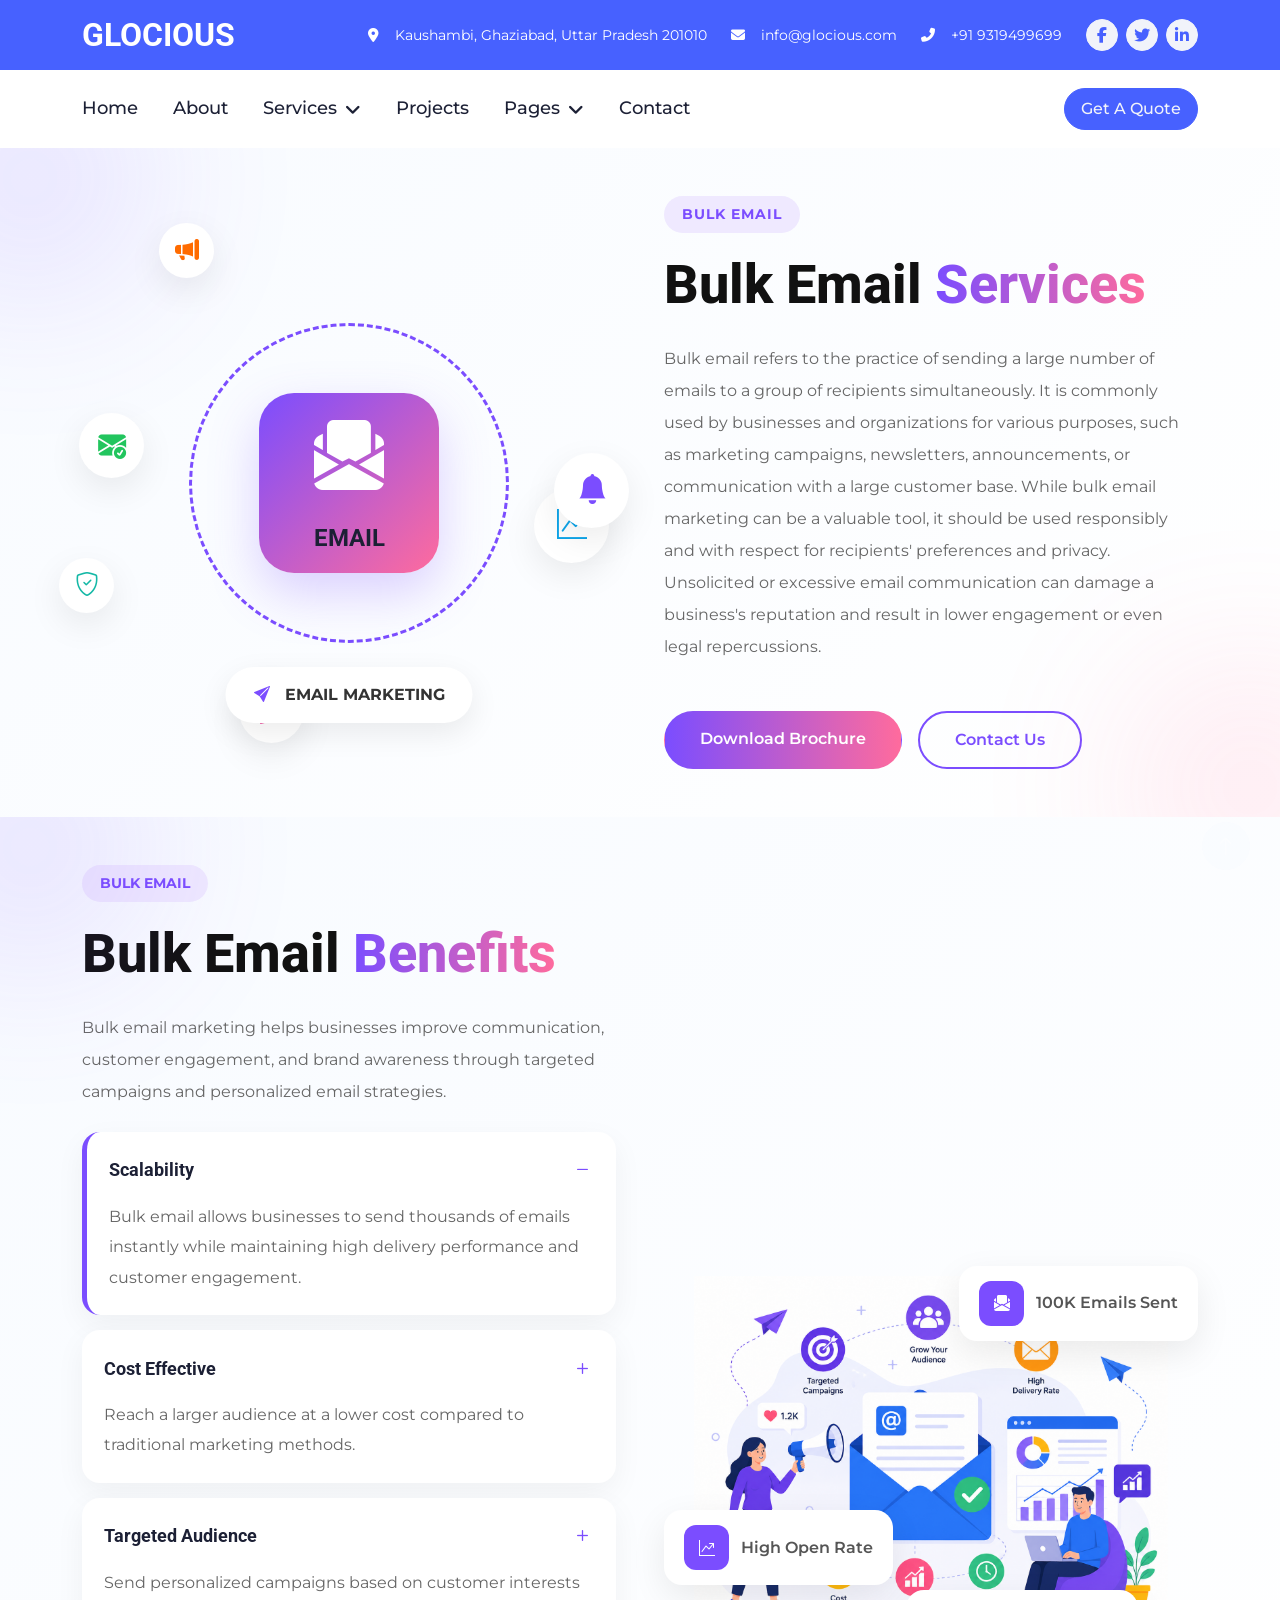
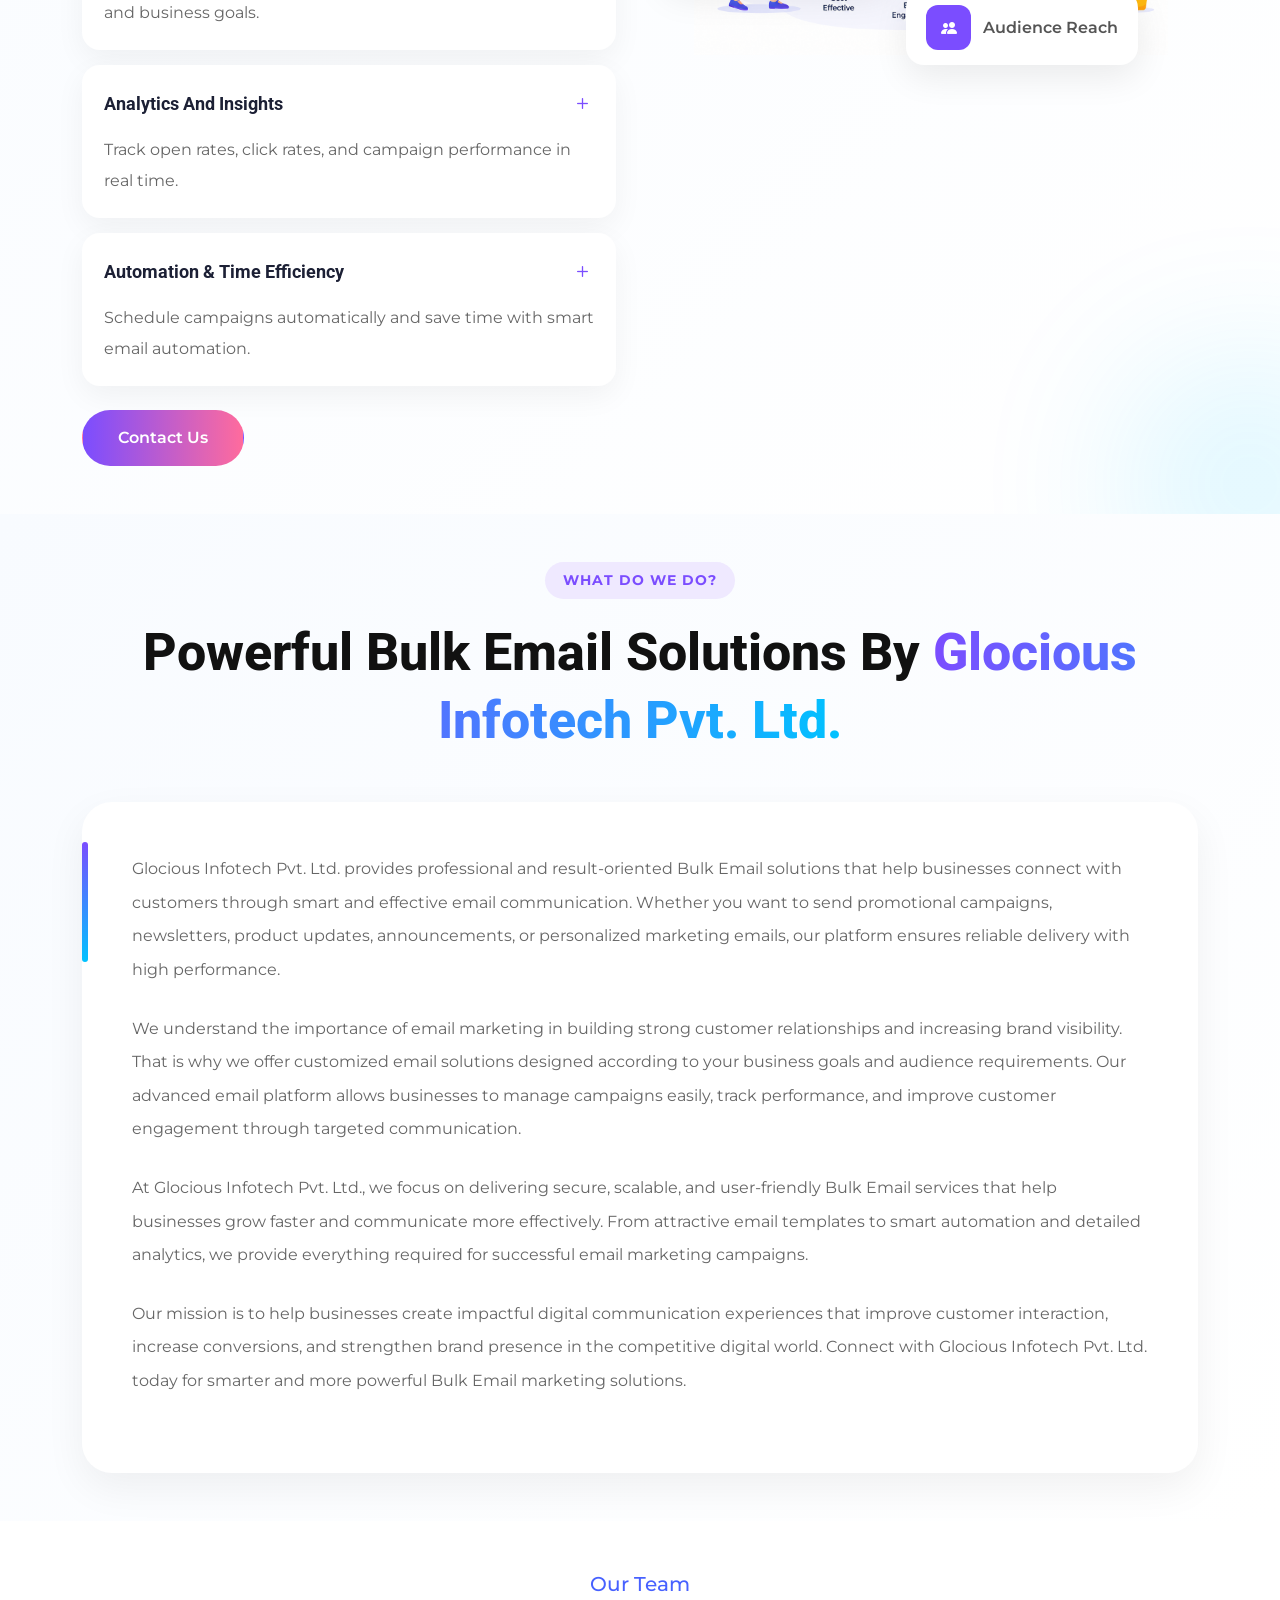
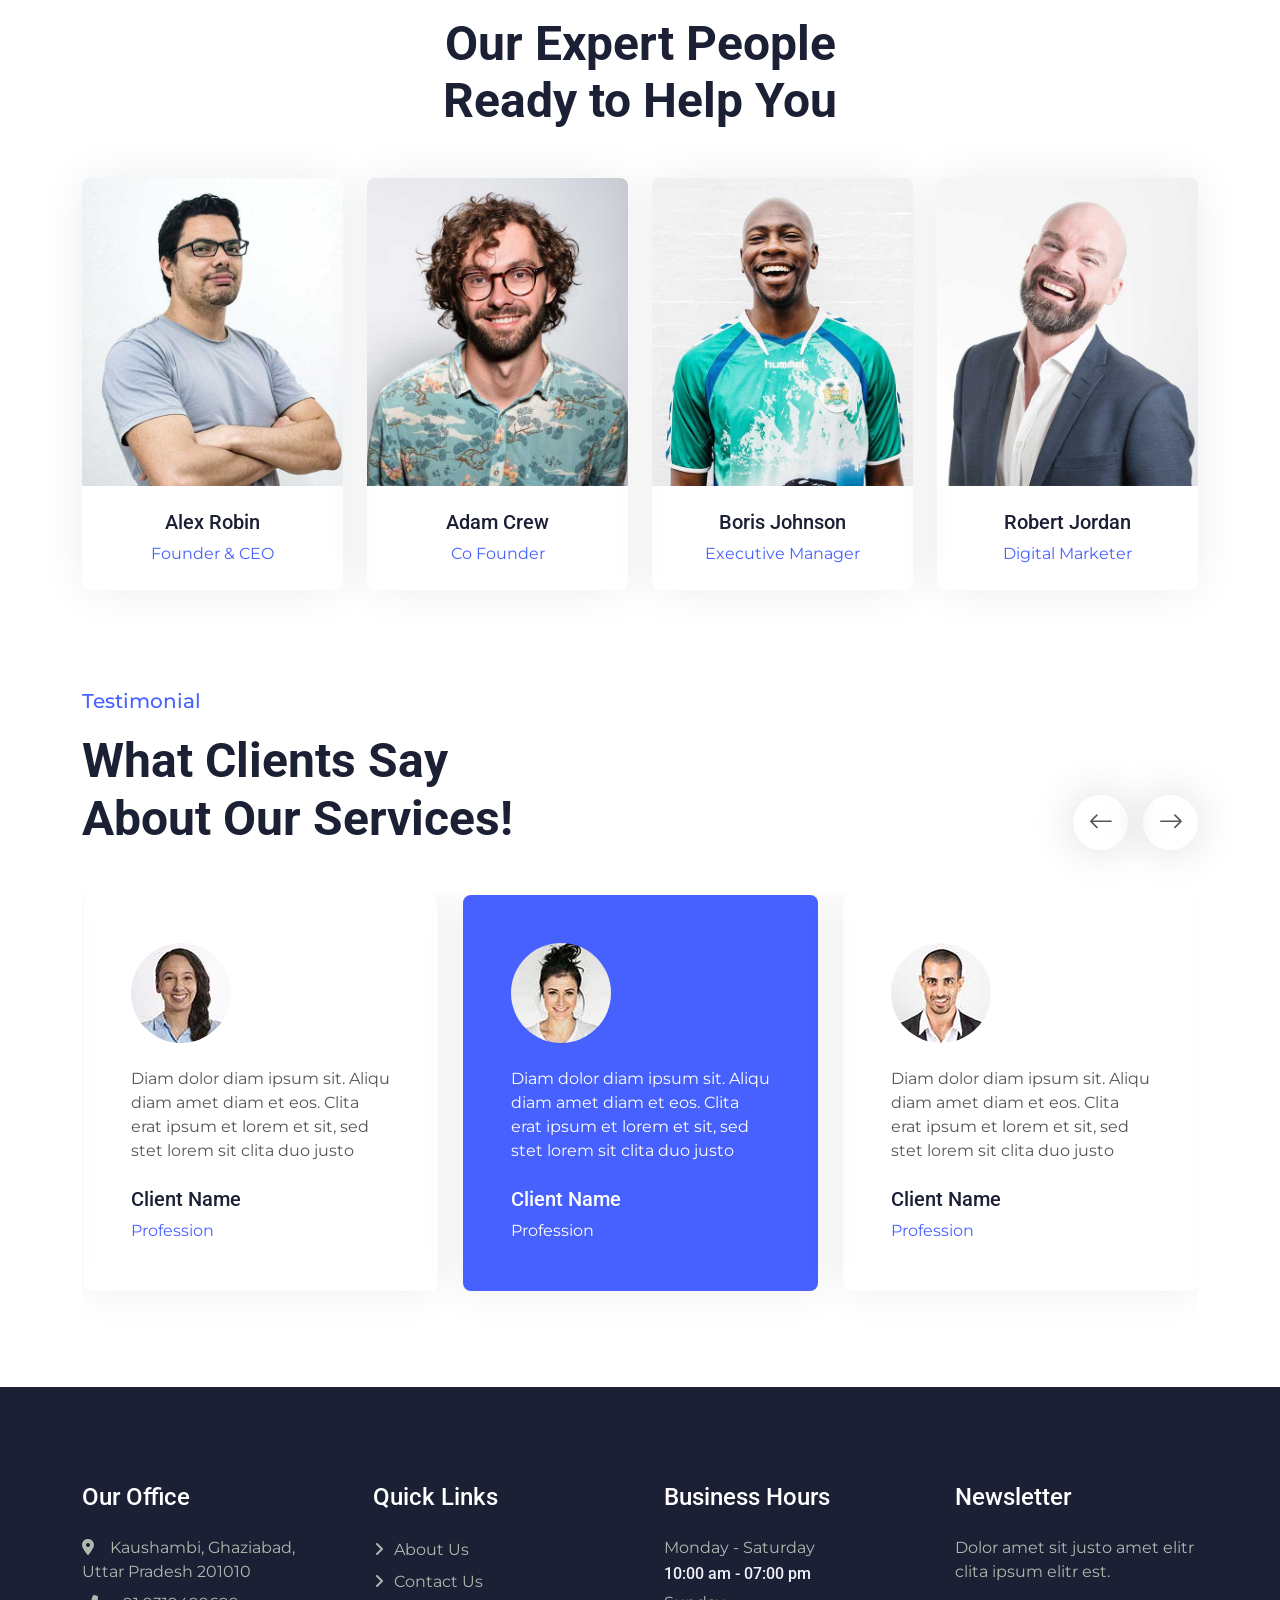
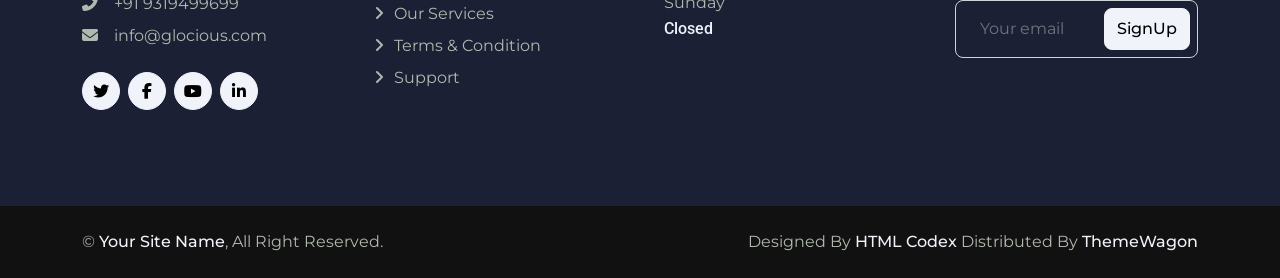
<file: Email.html>
<!DOCTYPE html>
<html lang="en">

<head>
    <meta charset="utf-8">
    <title>GrowMark - Digital Marketing HTML Template</title>
    <meta content="width=device-width, initial-scale=1.0" name="viewport">
    <meta content="" name="keywords">
    <meta content="" name="description">

    <!-- Favicon -->
    <link href="img/favicon.ico" rel="icon">

    <!-- Google Web Fonts -->
    <link rel="preconnect" href="https://fonts.googleapis.com">
    <link rel="preconnect" href="https://fonts.gstatic.com" crossorigin>
    <link
        href="https://fonts.googleapis.com/css2?family=Montserrat:wght@400;500&family=Roboto:wght@500;700&display=swap"
        rel="stylesheet">

    <!-- Icon Font Stylesheet -->
    <link href="https://cdnjs.cloudflare.com/ajax/libs/font-awesome/5.10.0/css/all.min.css" rel="stylesheet">
    <link href="https://cdn.jsdelivr.net/npm/bootstrap-icons@1.4.1/font/bootstrap-icons.css" rel="stylesheet">
    <link rel="stylesheet" href="https://cdnjs.cloudflare.com/ajax/libs/font-awesome/6.5.1/css/all.min.css">

    <!-- Libraries Stylesheet -->
    <link href="lib/animate/animate.min.css" rel="stylesheet">
    <link href="lib/owlcarousel/assets/owl.carousel.min.css" rel="stylesheet">
    <link href="lib/lightbox/css/lightbox.min.css" rel="stylesheet">

    <!-- Customized Bootstrap Stylesheet -->
    <link href="css/bootstrap.min.css" rel="stylesheet">

    <!-- Template Stylesheet -->
    <link href="css/style.css" rel="stylesheet">
</head>
<style>
    /* Section */
    .bulk-email-section {
        position: relative;
        background: linear-gradient(135deg, #f8fbff, #ffffff);
        overflow: hidden;
    }

    /* Blur Shapes */
    .email-shape {
        position: absolute;
        border-radius: 50%;
        filter: blur(90px);
        opacity: 0.18;
    }

    .shape-1 {
        width: 220px;
        height: 220px;
        background: #7b4dff;
        top: -80px;
        left: -80px;
    }

    .shape-2 {
        width: 220px;
        height: 220px;
        background: #ff6b9d;
        bottom: -80px;
        right: -80px;
    }

    /* Left Illustration */
    .email-illustration {
        position: relative;
        width: 500px;
        height: 500px;
        margin: auto;
    }

    /* Main Circle */
    .main-circle {
        position: absolute;
        top: 50%;
        left: 50%;
        transform: translate(-50%, -50%);
        width: 320px;
        height: 320px;
        border: 3px dashed #7b4dff;
        border-radius: 50%;
        display: flex;
        align-items: center;
        justify-content: center;
    }

    /* Email Box */
    .email-box {
        width: 180px;
        height: 180px;
        background: linear-gradient(135deg, #7b4dff, #ff6b9d);
        border-radius: 35px;
        display: flex;
        flex-direction: column;
        align-items: center;
        justify-content: center;
        color: #fff;
        box-shadow: 0 20px 50px rgba(123, 77, 255, 0.25);
    }

    .email-box i {
        font-size: 70px;
    }

    .email-box h5 {
        margin-top: 15px;
        font-size: 24px;
        font-weight: 700;
    }

    /* Floating Icons */
    .floating-email {
        position: absolute;
        width: 75px;
        height: 75px;
        background: #fff;
        border-radius: 50%;
        display: flex;
        align-items: center;
        justify-content: center;
        font-size: 34px;
        color: #7b4dff;
        box-shadow: 0 12px 35px rgba(0, 0, 0, 0.08);
        animation: float 4s ease-in-out infinite;
    }

    /* Positions */
    .icon-1 {
        top: 40px;
        left: 180px;
    }

    .icon-2 {
        top: 100px;
        right: 40px;
        color: #ff7b00;
    }

    .icon-3 {
        bottom: 100px;
        left: 50px;
        color: #ffb300;
    }

    .icon-4 {
        bottom: 60px;
        right: 80px;
        color: #00bfff;
    }

    /* Extra Floating Positions */

    .icon-5 {
        top: 180px;
        left: -20px;
        color: #22c55e;
        animation-delay: 0.5s;
    }

    .icon-6 {
        top: -10px;
        left: 60px;
        color: #ff6b00;
        animation-delay: 1s;
    }

    .icon-7 {
        bottom: 170px;
        right: -10px;
        color: #0ea5e9;
        animation-delay: 1.5s;
    }

    .icon-8 {
        bottom: -10px;
        left: 140px;
        color: #ec4899;
        animation-delay: 2s;
    }

    .icon-9 {
        top: 220px;
        right: -30px;
        color: #7b4dff;
        animation-delay: 2.5s;
    }

    .icon-10 {
        bottom: 120px;
        left: -40px;
        color: #14b8a6;
        animation-delay: 3s;
    }

    /* Different Sizes */
    .icon-5,
    .icon-8 {
        width: 65px;
        height: 65px;
        font-size: 28px;
    }

    .icon-6,
    .icon-10 {
        width: 55px;
        height: 55px;
        font-size: 24px;
    }

    .icon-7,
    .icon-9 {
        width: 75px;
        height: 75px;
        font-size: 30px;
    }

    /* Bottom Badge */
    .email-badge {
        position: absolute;
        bottom: 10px;
        left: 50%;
        transform: translateX(-50%);
        background: #fff;
        padding: 16px 28px;
        border-radius: 50px;
        box-shadow: 0 10px 30px rgba(0, 0, 0, 0.08);
        font-weight: 700;
        color: #333;
    }

    .email-badge i {
        color: #7b4dff;
        margin-right: 10px;
    }

    /* Right Content */
    .email-label {
        display: inline-block;
        padding: 8px 18px;
        background: #efe9ff;
        color: #7b4dff;
        border-radius: 50px;
        font-size: 14px;
        font-weight: 700;
        letter-spacing: 1px;
    }

    .email-title {
        font-size: 54px;
        font-weight: 800;
        margin-top: 20px;
        line-height: 1.2;
        color: #111;
    }

    .email-title span {
        background: linear-gradient(90deg, #7b4dff, #ff6b9d);
        -webkit-background-clip: text;
        -webkit-text-fill-color: transparent;
    }

    .email-text {
        margin-top: 25px;
        color: #666;
        line-height: 2;
        font-size: 16px;
    }

    /* Features */
    .email-feature {
        background: #fff;
        padding: 18px 20px;
        border-radius: 18px;
        font-weight: 600;
        box-shadow: 0 10px 30px rgba(0, 0, 0, 0.05);
    }

    .email-feature i {
        color: #7b4dff;
        margin-right: 10px;
    }

    /* Buttons */
    .btn-email-main {
        background: linear-gradient(90deg, #7b4dff, #ff6b9d);
        color: #fff;
        padding: 15px 35px;
        border-radius: 50px;
        font-weight: 600;
    }

    .btn-email-main:hover {
        color: #fff;
        opacity: 0.9;
    }

    .btn-email-outline {
        border: 2px solid #7b4dff;
        color: #7b4dff;
        padding: 15px 35px;
        border-radius: 50px;
        font-weight: 600;
    }

    .btn-email-outline:hover {
        background: #7b4dff;
        color: #fff;
    }

    /* Animation */
    @keyframes float {

        0% {
            transform: translateY(0px);
        }

        50% {
            transform: translateY(-12px);
        }

        100% {
            transform: translateY(0px);
        }

    }

    .email-benefits-section {
        position: relative;
        background: linear-gradient(135deg, #f8fbff, #ffffff);
        overflow: hidden;
    }

    /* Blur Shapes */
    .benefit-shape {
        position: absolute;
        border-radius: 50%;
        filter: blur(90px);
        opacity: 0.18;
    }

    .shape-left {
        width: 220px;
        height: 220px;
        background: #7b4dff;
        top: -80px;
        left: -80px;
    }

    .shape-right {
        width: 220px;
        height: 220px;
        background: #00c2ff;
        bottom: -80px;
        right: -80px;
    }

    /* Label */
    .benefit-label {
        display: inline-block;
        padding: 8px 18px;
        background: #efe9ff;
        color: #7b4dff;
        border-radius: 50px;
        font-size: 14px;
        font-weight: 700;
    }

    /* Title */
    .benefit-title {
        font-size: 54px;
        font-weight: 800;
        margin-top: 20px;
        color: #111;
    }

    .benefit-title span {
        background: linear-gradient(90deg, #7b4dff, #ff6b9d);
        -webkit-background-clip: text;
        -webkit-text-fill-color: transparent;
    }

    /* Text */
    .benefit-text {
        margin-top: 25px;
        color: #666;
        line-height: 2;
        font-size: 16px;
    }

    /* Accordion */
    .benefit-accordion {
        display: flex;
        flex-direction: column;
        gap: 15px;
    }

    .benefit-item {
        background: #fff;
        border-radius: 18px;
        padding: 22px;
        box-shadow: 0 10px 30px rgba(0, 0, 0, 0.05);
        transition: 0.3s;
    }

    .benefit-item.active {
        border-left: 5px solid #7b4dff;
    }

    .benefit-header {
        display: flex;
        align-items: center;
        justify-content: space-between;
        cursor: pointer;
    }

    .benefit-header h5 {
        margin: 0;
        font-size: 18px;
        font-weight: 700;
    }

    .benefit-header i {
        color: #7b4dff;
        font-size: 22px;
    }

    /* Body */
    .benefit-body {
        margin-top: 15px;
        color: #666;
        line-height: 1.9;
    }

    /* Button */
    .btn-benefit {
        background: linear-gradient(90deg, #7b4dff, #ff6b9d);
        color: #fff;
        padding: 15px 35px;
        border-radius: 50px;
        font-weight: 600;
    }

    .btn-benefit:hover {
        color: #fff;
        opacity: 0.9;
    }

    /* Right Illustration */
    .benefit-illustration {
        position: relative;
        padding: 30px;
    }

    .main-benefit-img {
        animation: float 4s ease-in-out infinite;
    }

    /* Floating Cards */
    .floating-benefit {
        position: absolute;
        background: #fff;
        padding: 15px 20px;
        border-radius: 18px;
        display: flex;
        align-items: center;
        gap: 12px;
        box-shadow: 0 12px 35px rgba(0, 0, 0, 0.08);
        font-weight: 600;
        animation: float 4s ease-in-out infinite;
    }

    .floating-benefit i {
        width: 45px;
        height: 45px;
        border-radius: 12px;
        background: #7b4dff;
        color: #fff;
        display: flex;
        align-items: center;
        justify-content: center;
    }

    /* Positions */
    .card-1 {
        top: 20px;
        right: 0;
    }

    .card-2 {
        bottom: 100px;
        left: 0;
    }

    .card-3 {
        bottom: 20px;
        right: 60px;
    }

    /* Animation */
    @keyframes float {

        0% {
            transform: translateY(0px);
        }

        50% {
            transform: translateY(-12px);
        }

        100% {
            transform: translateY(0px);
        }

    }

    /* Section */
    .bulk-email-section {
        background: linear-gradient(135deg, #f8fbff, #ffffff);
        position: relative;
        overflow: hidden;
    }

    /* Tag */
    .email-tag {
        display: inline-block;
        padding: 8px 18px;
        background: #efe9ff;
        color: #7b4dff;
        border-radius: 50px;
        font-size: 14px;
        font-weight: 700;
        letter-spacing: 1px;
    }

    /* Heading */
    .email-heading {
        font-size: 52px;
        font-weight: 800;
        margin-top: 20px;
        line-height: 1.3;
        color: #111;
    }

    .email-heading span {
        background: linear-gradient(90deg, #7b4dff, #00c2ff);
        -webkit-background-clip: text;
        -webkit-text-fill-color: transparent;
    }

    /* Content Box */
    .email-content-box {
        background: #fff;
        padding: 50px;
        border-radius: 30px;
        box-shadow: 0 15px 40px rgba(0, 0, 0, 0.06);
        position: relative;
    }

    /* Left Border */
    .email-content-box::before {
        content: '';
        position: absolute;
        left: 0;
        top: 40px;
        width: 6px;
        height: 120px;
        border-radius: 10px;
        background: linear-gradient(#7b4dff, #00c2ff);
    }

    /* Paragraph */
    .email-content-box p {
        color: #666;
        line-height: 2.1;
        font-size: 16px;
        margin-bottom: 25px;
    }

    /* Responsive */
    @media(max-width:991px) {

        .email-heading {
            font-size: 38px;
        }

        .email-content-box {
            padding: 35px;
        }

    }

    @media(max-width:576px) {

        .email-heading {
            font-size: 30px;
        }

        .email-content-box {
            padding: 25px;
        }

        .email-content-box::before {
            height: 80px;
        }

    }

    /* Responsive */
    @media(max-width:991px) {

        .benefit-title {
            font-size: 38px;
        }

        .benefit-illustration {
            margin-top: 30px;
        }

    }

    @media(max-width:576px) {

        .benefit-title {
            font-size: 30px;
        }

        .floating-benefit {
            display: none;
        }

    }

    /* Responsive */
    @media(max-width:991px) {

        .email-title {
            font-size: 38px;
        }

        .email-illustration {
            width: 100%;
            height: 500px;
        }

    }

    @media(max-width:576px) {

        .email-title {
            font-size: 30px;
        }

        .main-circle {
            width: 260px;
            height: 260px;
        }

        .email-box {
            width: 140px;
            height: 140px;
        }

        .email-box i {
            font-size: 50px;
        }

        .floating-email {
            width: 55px;
            height: 55px;
            font-size: 24px;
        }

    }
</style>

<body>
    <!-- Spinner Start -->
    <div id="spinner"
        class="show bg-white position-fixed translate-middle w-100 vh-100 top-50 start-50 d-flex align-items-center justify-content-center">
        <div class="spinner-border text-primary" role="status" style="width: 3rem; height: 3rem;"></div>
    </div>
    <!-- Spinner End -->


    <!-- Topbar Start -->
    <div class="container-fluid bg-primary text-white d-none d-lg-flex">
        <div class="container py-3">
            <div class="d-flex align-items-center">
                <a href="index.html">
                    <h2 class="text-white fw-bold m-0">GLOCIOUS</h2>
                </a>
                <div class="ms-auto d-flex align-items-center">
                    <small class="ms-4"><i class="fa fa-map-marker-alt me-3"></i>Kaushambi, Ghaziabad, Uttar Pradesh
                        201010</small>
                    <small class="ms-4"><i class="fa fa-envelope me-3"></i>info@glocious.com</small>
                    <small class="ms-4"><i class="fa fa-phone-alt me-3"></i>+91 9319499699</small>
                    <div class="ms-3 d-flex">
                        <a class="btn btn-sm-square btn-light text-primary rounded-circle ms-2" href=""><i
                                class="fab fa-facebook-f"></i></a>
                        <a class="btn btn-sm-square btn-light text-primary rounded-circle ms-2" href=""><i
                                class="fab fa-twitter"></i></a>
                        <a class="btn btn-sm-square btn-light text-primary rounded-circle ms-2" href=""><i
                                class="fab fa-linkedin-in"></i></a>
                    </div>
                </div>
            </div>
        </div>
    </div>
    <!-- Topbar End -->


    <!-- Navbar Start -->
    <div class="container-fluid bg-white sticky-top">
        <div class="container">
            <nav class="navbar navbar-expand-lg bg-white navbar-light p-lg-0">
                <a href="index.html" class="navbar-brand d-lg-none">
                    <h1 class="fw-bold m-0">GLOCIOUS</h1>
                </a>
                <button type="button" class="navbar-toggler me-0" data-bs-toggle="collapse"
                    data-bs-target="#navbarCollapse">
                    <span class="navbar-toggler-icon"></span>
                </button>
                <div class="collapse navbar-collapse" id="navbarCollapse">
                    <div class="navbar-nav">
                        <a href="index.html" class="nav-item nav-link active">Home</a>
                        <a href="about.html" class="nav-item nav-link">About</a>
                        <div class="nav-item dropdown">
                            <a href="#" class="nav-link dropdown-toggle" data-bs-toggle="dropdown">Services</a>
                            <div class="dropdown-menu bg-light rounded-0 rounded-bottom m-0">
                                <a href="SMS.html" class="dropdown-item">BULK SMS</a>
                                <a href="RCS.html" class="dropdown-item">RCS Message</a>
                                <a href="Email.html" class="dropdown-item">BULK Email</a>
                                <a href="Voice.html" class="dropdown-item">Voice Call</a>
                                <a href="Whatsapp.html" class="dropdown-item">Whatsapp Marketing</a>
                            </div>
                        </div>
                        <a href="project.html" class="nav-item nav-link">Projects</a>
                        <div class="nav-item dropdown">
                            <a href="#" class="nav-link dropdown-toggle" data-bs-toggle="dropdown">Pages</a>
                            <div class="dropdown-menu bg-light rounded-0 rounded-bottom m-0">
                                <a href="feature.html" class="dropdown-item">Features</a>
                                <a href="team.html" class="dropdown-item">Our Team</a>
                                <a href="testimonial.html" class="dropdown-item">Testimonial</a>
                                <a href="quote.html" class="dropdown-item">Quotation</a>
                                <a href="404.html" class="dropdown-item">404 Page</a>
                            </div>
                        </div>
                        <a href="contact.html" class="nav-item nav-link">Contact</a>
                    </div>
                    <div class="ms-auto d-none d-lg-block">
                        <a href="" class="btn btn-primary rounded-pill py-2 px-3">Get A Quote</a>
                    </div>
                </div>
            </nav>
        </div>
    </div>
    <!-- Navbar End -->

    <section class="bulk-email-section py-5">

        <!-- Background Blur -->
        <div class="email-shape shape-1"></div>
        <div class="email-shape shape-2"></div>

        <div class="container">

            <div class="row align-items-center g-5">

                <!-- Left Side -->
                <div class="col-lg-6">

                    <div class="email-illustration">

                        <!-- Main Circle -->
                        <div class="main-circle">

                            <!-- Email Box -->
                            <div class="email-box">

                                <i class="bi bi-envelope-paper-fill"></i>

                                <h5>EMAIL</h5>

                            </div>

                        </div>

                        <!-- Floating Icons -->

                        <!-- Extra Floating Icons -->

                        <div class="floating-email icon-5">
                            <i class="bi bi-envelope-check-fill"></i>
                        </div>

                        <div class="floating-email icon-6">
                            <i class="bi bi-megaphone-fill"></i>
                        </div>

                        <div class="floating-email icon-7">
                            <i class="bi bi-graph-up-arrow"></i>
                        </div>

                        <div class="floating-email icon-8">
                            <i class="bi bi-chat-dots-fill"></i>
                        </div>

                        <div class="floating-email icon-9">
                            <i class="bi bi-bell-fill"></i>
                        </div>

                        <div class="floating-email icon-10">
                            <i class="bi bi-shield-check"></i>
                        </div>
                        <!-- Bottom Badge -->
                        <div class="email-badge">
                            <i class="bi bi-send-fill"></i>
                            EMAIL MARKETING
                        </div>

                    </div>

                </div>

                <!-- Right Side -->
                <div class="col-lg-6">

                    <span class="email-label">
                        BULK EMAIL
                    </span>

                    <h2 class="email-title">
                        Bulk Email
                        <span>Services</span>
                    </h2>

                    <p class="email-text">
                        Bulk email refers to the practice of sending a large number of emails to a group of recipients
                        simultaneously. It is commonly used by businesses and organizations for various purposes, such
                        as marketing campaigns, newsletters, announcements, or communication with a large customer base.
                        While bulk email marketing can be a valuable tool, it should be used responsibly and with
                        respect for recipients' preferences and privacy. Unsolicited or excessive email communication
                        can damage a business's reputation and result in lower engagement or even legal repercussions.
                    </p>

                    <!-- Buttons -->
                    <div class="mt-5 d-flex gap-3 flex-wrap">

                        <a href="#" class="btn btn-email-main">
                            Download Brochure
                        </a>

                        <a href="#" class="btn btn-email-outline">
                            Contact Us
                        </a>

                    </div>

                </div>

            </div>

        </div>

    </section>

    <section class="email-benefits-section py-5">

        <!-- Background Shapes -->
        <div class="benefit-shape shape-left"></div>
        <div class="benefit-shape shape-right"></div>

        <div class="container">

            <div class="row align-items-center g-5">

                <!-- Left Content -->
                <div class="col-lg-6">

                    <span class="benefit-label">
                        BULK EMAIL
                    </span>

                    <h2 class="benefit-title">
                        Bulk Email
                        <span>Benefits</span>
                    </h2>

                    <p class="benefit-text">
                        Bulk email marketing helps businesses improve
                        communication, customer engagement, and brand
                        awareness through targeted campaigns and
                        personalized email strategies.
                    </p>

                    <!-- Accordion -->
                    <div class="benefit-accordion mt-4">

                        <!-- Item -->
                        <div class="benefit-item active">

                            <div class="benefit-header">

                                <h5>Scalability</h5>

                                <i class="bi bi-dash"></i>

                            </div>

                            <div class="benefit-body">

                                Bulk email allows businesses to send
                                thousands of emails instantly while
                                maintaining high delivery performance
                                and customer engagement.

                            </div>

                        </div>

                        <!-- Item -->
                        <div class="benefit-item">

                            <div class="benefit-header">

                                <h5>Cost Effective</h5>

                                <i class="bi bi-plus"></i>

                            </div>

                            <div class="benefit-body">

                                Reach a larger audience at a lower cost
                                compared to traditional marketing methods.

                            </div>

                        </div>

                        <!-- Item -->
                        <div class="benefit-item">

                            <div class="benefit-header">

                                <h5>Targeted Audience</h5>

                                <i class="bi bi-plus"></i>

                            </div>

                            <div class="benefit-body">

                                Send personalized campaigns based on
                                customer interests and business goals.

                            </div>

                        </div>

                        <!-- Item -->
                        <div class="benefit-item">

                            <div class="benefit-header">

                                <h5>Analytics And Insights</h5>

                                <i class="bi bi-plus"></i>

                            </div>

                            <div class="benefit-body">

                                Track open rates, click rates, and
                                campaign performance in real time.

                            </div>

                        </div>

                        <!-- Item -->
                        <div class="benefit-item">

                            <div class="benefit-header">

                                <h5>Automation & Time Efficiency</h5>

                                <i class="bi bi-plus"></i>

                            </div>

                            <div class="benefit-body">

                                Schedule campaigns automatically and
                                save time with smart email automation.

                            </div>

                        </div>

                    </div>

                    <!-- Button -->
                    <div class="mt-4">

                        <a href="#" class="btn btn-benefit">
                            Contact Us
                        </a>

                    </div>

                </div>

                <!-- Right Illustration -->
                <div class="col-lg-6">

                    <div class="benefit-illustration">

                        <!-- Main Illustration -->
                        <img src="./img/email-benefits.png" class="img-fluid main-benefit-img"
                            alt="Bulk Email Benefits">

                        <!-- Floating Cards -->
                        <div class="floating-benefit card-1">

                            <i class="bi bi-envelope-paper-fill"></i>

                            <span>100K Emails Sent</span>

                        </div>

                        <div class="floating-benefit card-2">

                            <i class="bi bi-graph-up-arrow"></i>

                            <span>High Open Rate</span>

                        </div>

                        <div class="floating-benefit card-3">

                            <i class="bi bi-people-fill"></i>

                            <span>Audience Reach</span>

                        </div>

                    </div>

                </div>

            </div>

        </div>

    </section>

    <section class="bulk-email-section py-5">

        <div class="container">

            <!-- Heading -->
            <div class="text-center mb-5">

                <span class="email-tag">
                    WHAT DO WE DO?
                </span>

                <h2 class="email-heading">
                    Powerful Bulk Email Solutions By
                    <span>Glocious Infotech Pvt. Ltd.</span>
                </h2>

            </div>

            <!-- Content Box -->
            <div class="email-content-box">

                <p>
                    Glocious Infotech Pvt. Ltd. provides professional and
                    result-oriented Bulk Email solutions that help businesses
                    connect with customers through smart and effective email
                    communication. Whether you want to send promotional
                    campaigns, newsletters, product updates, announcements,
                    or personalized marketing emails, our platform ensures
                    reliable delivery with high performance.
                </p>

                <p>
                    We understand the importance of email marketing in building
                    strong customer relationships and increasing brand visibility.
                    That is why we offer customized email solutions designed
                    according to your business goals and audience requirements.
                    Our advanced email platform allows businesses to manage
                    campaigns easily, track performance, and improve customer
                    engagement through targeted communication.
                </p>

                <p>
                    At Glocious Infotech Pvt. Ltd., we focus on delivering
                    secure, scalable, and user-friendly Bulk Email services
                    that help businesses grow faster and communicate more
                    effectively. From attractive email templates to smart
                    automation and detailed analytics, we provide everything
                    required for successful email marketing campaigns.
                </p>

                <p>
                    Our mission is to help businesses create impactful digital
                    communication experiences that improve customer interaction,
                    increase conversions, and strengthen brand presence in the
                    competitive digital world. Connect with Glocious Infotech
                    Pvt. Ltd. today for smarter and more powerful Bulk Email
                    marketing solutions.
                </p>

            </div>

        </div>

    </section>

    <!-- Team Start -->
    <div class="container-xxl py-5">
        <div class="container">
            <div class="text-center mx-auto wow fadeInUp" data-wow-delay="0.1s" style="max-width: 500px;">
                <p class="fs-5 fw-medium text-primary">Our Team</p>
                <h1 class="display-5 mb-5">Our Expert People Ready to Help You</h1>
            </div>
            <div class="row g-4">
                <div class="col-lg-3 col-md-6 wow fadeInUp" data-wow-delay="0.1s">
                    <div class="team-item rounded overflow-hidden pb-4">
                        <img class="img-fluid mb-4" src="img/team-1.jpg" alt="">
                        <h5>Alex Robin</h5>
                        <span class="text-primary">Founder & CEO</span>
                        <ul class="team-social">
                            <li><a class="btn btn-square" href=""><i class="fab fa-facebook-f"></i></a></li>
                            <li><a class="btn btn-square" href=""><i class="fab fa-twitter"></i></a></li>
                            <li><a class="btn btn-square" href=""><i class="fab fa-instagram"></i></a></li>
                            <li><a class="btn btn-square" href=""><i class="fab fa-linkedin-in"></i></a></li>
                        </ul>
                    </div>
                </div>
                <div class="col-lg-3 col-md-6 wow fadeInUp" data-wow-delay="0.3s">
                    <div class="team-item rounded overflow-hidden pb-4">
                        <img class="img-fluid mb-4" src="img/team-2.jpg" alt="">
                        <h5>Adam Crew</h5>
                        <span class="text-primary">Co Founder</span>
                        <ul class="team-social">
                            <li><a class="btn btn-square" href=""><i class="fab fa-facebook-f"></i></a></li>
                            <li><a class="btn btn-square" href=""><i class="fab fa-twitter"></i></a></li>
                            <li><a class="btn btn-square" href=""><i class="fab fa-instagram"></i></a></li>
                            <li><a class="btn btn-square" href=""><i class="fab fa-linkedin-in"></i></a></li>
                        </ul>
                    </div>
                </div>
                <div class="col-lg-3 col-md-6 wow fadeInUp" data-wow-delay="0.5s">
                    <div class="team-item rounded overflow-hidden pb-4">
                        <img class="img-fluid mb-4" src="img/team-3.jpg" alt="">
                        <h5>Boris Johnson</h5>
                        <span class="text-primary">Executive Manager</span>
                        <ul class="team-social">
                            <li><a class="btn btn-square" href=""><i class="fab fa-facebook-f"></i></a></li>
                            <li><a class="btn btn-square" href=""><i class="fab fa-twitter"></i></a></li>
                            <li><a class="btn btn-square" href=""><i class="fab fa-instagram"></i></a></li>
                            <li><a class="btn btn-square" href=""><i class="fab fa-linkedin-in"></i></a></li>
                        </ul>
                    </div>
                </div>
                <div class="col-lg-3 col-md-6 wow fadeInUp" data-wow-delay="0.7s">
                    <div class="team-item rounded overflow-hidden pb-4">
                        <img class="img-fluid mb-4" src="img/team-4.jpg" alt="">
                        <h5>Robert Jordan</h5>
                        <span class="text-primary">Digital Marketer</span>
                        <ul class="team-social">
                            <li><a class="btn btn-square" href=""><i class="fab fa-facebook-f"></i></a></li>
                            <li><a class="btn btn-square" href=""><i class="fab fa-twitter"></i></a></li>
                            <li><a class="btn btn-square" href=""><i class="fab fa-instagram"></i></a></li>
                            <li><a class="btn btn-square" href=""><i class="fab fa-linkedin-in"></i></a></li>
                        </ul>
                    </div>
                </div>
            </div>
        </div>
    </div>
    <!-- Team End -->


    <!-- Testimonial Start -->
    <div class="container-xxl pt-5">
        <div class="container">
            <div class="text-center text-md-start pb-5 pb-md-0 wow fadeInUp" data-wow-delay="0.1s"
                style="max-width: 500px;">
                <p class="fs-5 fw-medium text-primary">Testimonial</p>
                <h1 class="display-5 mb-5">What Clients Say About Our Services!</h1>
            </div>
            <div class="owl-carousel testimonial-carousel wow fadeInUp" data-wow-delay="0.1s">
                <div class="testimonial-item rounded p-4 p-lg-5 mb-5">
                    <img class="mb-4" src="img/testimonial-1.jpg" alt="">
                    <p class="mb-4">Diam dolor diam ipsum sit. Aliqu diam amet diam et eos. Clita erat ipsum et lorem et
                        sit, sed stet lorem sit clita duo justo</p>
                    <h5>Client Name</h5>
                    <span class="text-primary">Profession</span>
                </div>
                <div class="testimonial-item rounded p-4 p-lg-5 mb-5">
                    <img class="mb-4" src="img/testimonial-2.jpg" alt="">
                    <p class="mb-4">Diam dolor diam ipsum sit. Aliqu diam amet diam et eos. Clita erat ipsum et lorem et
                        sit, sed stet lorem sit clita duo justo</p>
                    <h5>Client Name</h5>
                    <span class="text-primary">Profession</span>
                </div>
                <div class="testimonial-item rounded p-4 p-lg-5 mb-5">
                    <img class="mb-4" src="img/testimonial-3.jpg" alt="">
                    <p class="mb-4">Diam dolor diam ipsum sit. Aliqu diam amet diam et eos. Clita erat ipsum et lorem et
                        sit, sed stet lorem sit clita duo justo</p>
                    <h5>Client Name</h5>
                    <span class="text-primary">Profession</span>
                </div>
                <div class="testimonial-item rounded p-4 p-lg-5 mb-5">
                    <img class="mb-4" src="img/testimonial-4.jpg" alt="">
                    <p class="mb-4">Diam dolor diam ipsum sit. Aliqu diam amet diam et eos. Clita erat ipsum et lorem et
                        sit, sed stet lorem sit clita duo justo</p>
                    <h5>Client Name</h5>
                    <span class="text-primary">Profession</span>
                </div>
            </div>
        </div>
    </div>
    <!-- Testimonial End -->


    <!-- Footer Start -->
    <div class="container-fluid bg-dark footer mt-5 py-5 wow fadeIn" data-wow-delay="0.1s">
        <div class="container py-5">
            <div class="row g-5">
                <div class="col-lg-3 col-md-6">
                    <h4 class="text-white mb-4">Our Office</h4>
                    <p class="mb-2"><i class="fa fa-map-marker-alt me-3"></i>Kaushambi, Ghaziabad, Uttar Pradesh 201010
                    </p>
                    <p class="mb-2"><i class="fa fa-phone-alt me-3"></i>+91 9319499699</p>
                    <p class="mb-2"><i class="fa fa-envelope me-3"></i>info@glocious.com</p>
                    <div class="d-flex pt-3">
                        <a class="btn btn-square btn-light rounded-circle me-2" href=""><i
                                class="fab fa-twitter"></i></a>
                        <a class="btn btn-square btn-light rounded-circle me-2" href=""><i
                                class="fab fa-facebook-f"></i></a>
                        <a class="btn btn-square btn-light rounded-circle me-2" href=""><i
                                class="fab fa-youtube"></i></a>
                        <a class="btn btn-square btn-light rounded-circle me-2" href=""><i
                                class="fab fa-linkedin-in"></i></a>
                    </div>
                </div>
                <div class="col-lg-3 col-md-6">
                    <h4 class="text-white mb-4">Quick Links</h4>
                    <a class="btn btn-link" href="">About Us</a>
                    <a class="btn btn-link" href="">Contact Us</a>
                    <a class="btn btn-link" href="">Our Services</a>
                    <a class="btn btn-link" href="">Terms & Condition</a>
                    <a class="btn btn-link" href="">Support</a>
                </div>
                <div class="col-lg-3 col-md-6">
                    <h4 class="text-white mb-4">Business Hours</h4>
                    <p class="mb-1">Monday - Saturday</p>
                    <h6 class="text-light">10:00 am - 07:00 pm</h6>
                    <p class="mb-1">Sunday</p>
                    <h6 class="text-light">Closed</h6>
                </div>
                <div class="col-lg-3 col-md-6">
                    <h4 class="text-white mb-4">Newsletter</h4>
                    <p>Dolor amet sit justo amet elitr clita ipsum elitr est.</p>
                    <div class="position-relative w-100">
                        <input class="form-control bg-transparent w-100 py-3 ps-4 pe-5" type="text"
                            placeholder="Your email">
                        <button type="button"
                            class="btn btn-light py-2 position-absolute top-0 end-0 mt-2 me-2">SignUp</button>
                    </div>
                </div>
            </div>
        </div>
    </div>
    <!-- Footer End -->


    <!-- Copyright Start -->
    <div class="container-fluid copyright py-4">
        <div class="container">
            <div class="row">
                <div class="col-md-6 text-center text-md-start mb-3 mb-md-0">
                    &copy; <a class="fw-medium text-light" href="#">Your Site Name</a>, All Right Reserved.
                </div>
                <div class="col-md-6 text-center text-md-end">
                    <!--/*** This template is free as long as you keep the footer author’s credit link/attribution link/backlink. If you'd like to use the template without the footer author’s credit link/attribution link/backlink, you can purchase the Credit Removal License from "https://htmlcodex.com/credit-removal". Thank you for your support. ***/-->
                    Designed By <a class="fw-medium text-light" href="https://htmlcodex.com">HTML Codex</a>
                    Distributed By <a class="fw-medium text-light" href="https://themewagon.com">ThemeWagon</a>
                </div>
            </div>
        </div>
    </div>
    <!-- Copyright End -->


    <!-- Back to Top -->
    <a href="#" class="btn btn-lg btn-primary btn-lg-square rounded-circle back-to-top"><i
            class="bi bi-arrow-up"></i></a>


    <!-- JavaScript Libraries -->
    <script src="https://ajax.googleapis.com/ajax/libs/jquery/3.6.1/jquery.min.js"></script>
    <script src="https://cdn.jsdelivr.net/npm/bootstrap@5.0.0/dist/js/bootstrap.bundle.min.js"></script>
    <script src="lib/wow/wow.min.js"></script>
    <script src="lib/easing/easing.min.js"></script>
    <script src="lib/waypoints/waypoints.min.js"></script>
    <script src="lib/owlcarousel/owl.carousel.min.js"></script>
    <script src="lib/lightbox/js/lightbox.min.js"></script>

    <!-- Template Javascript -->
    <script src="js/main.js"></script>
</body>

</html>
</file>
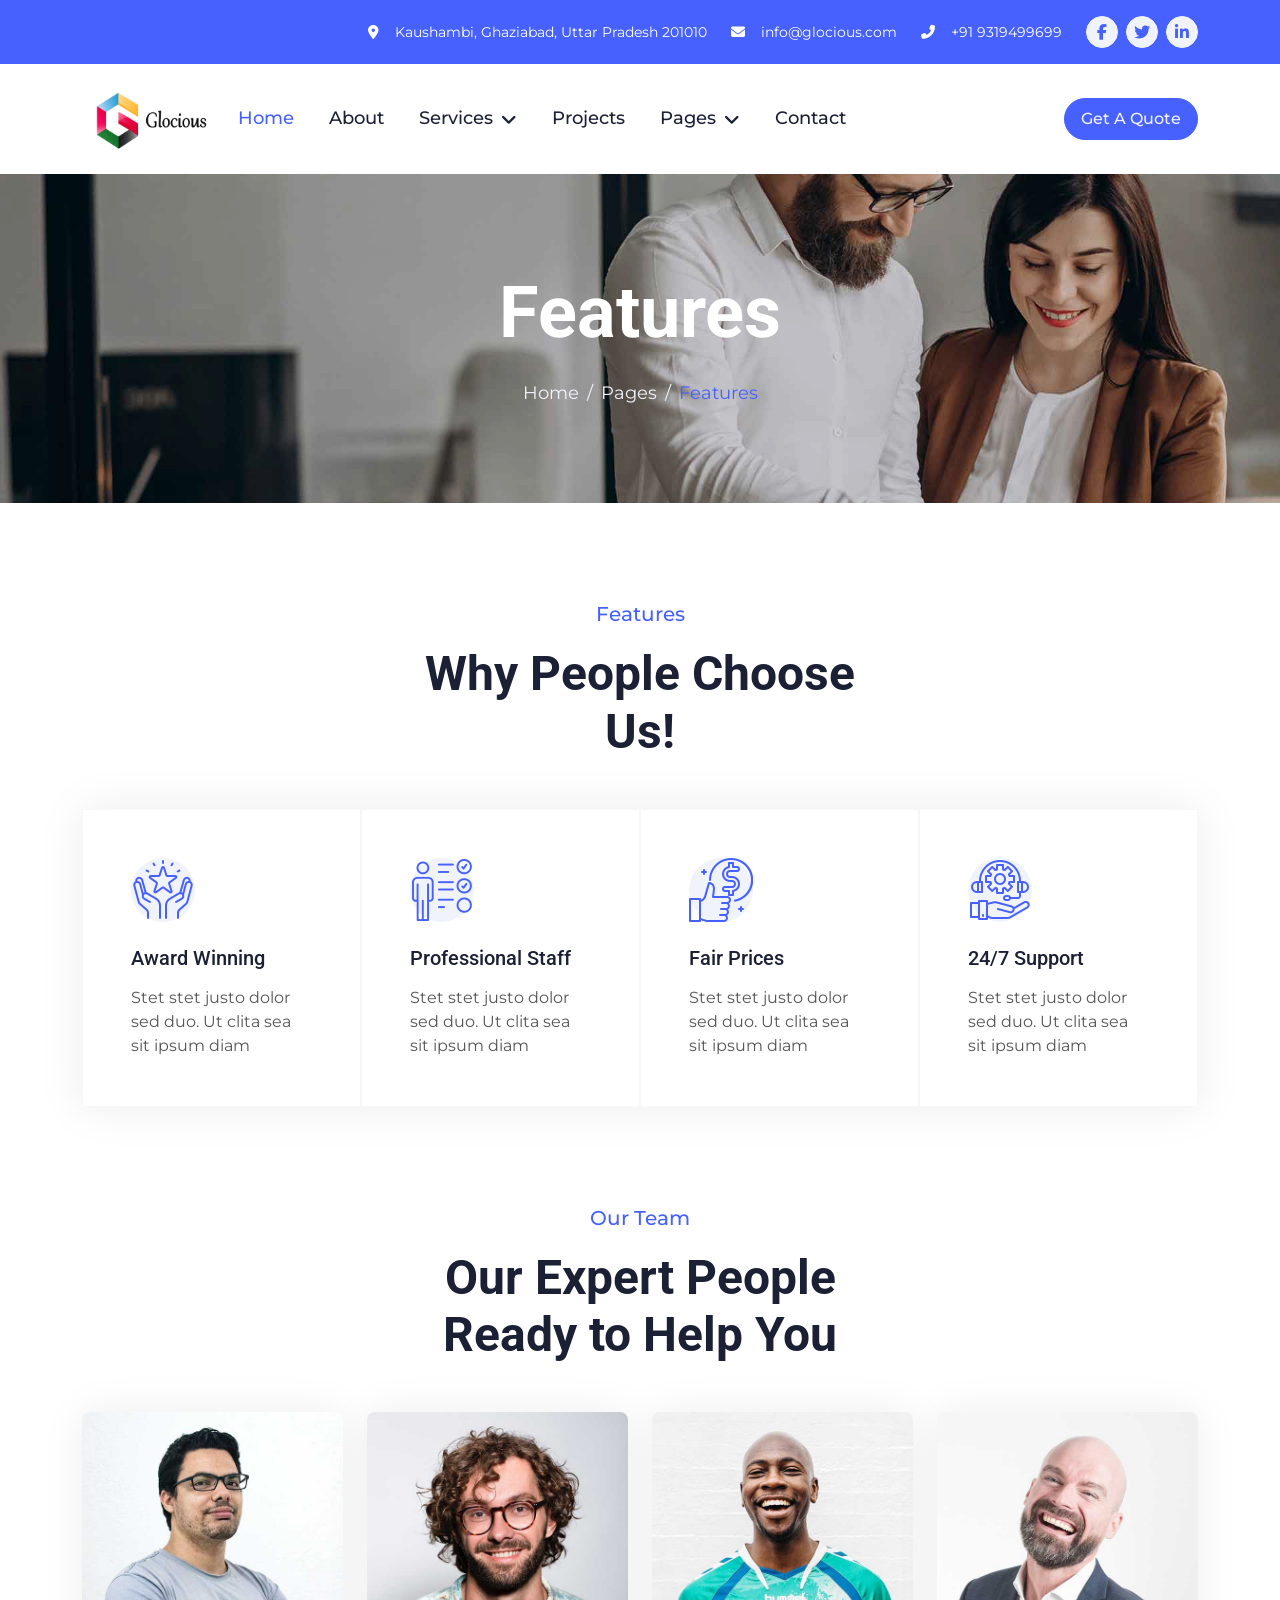
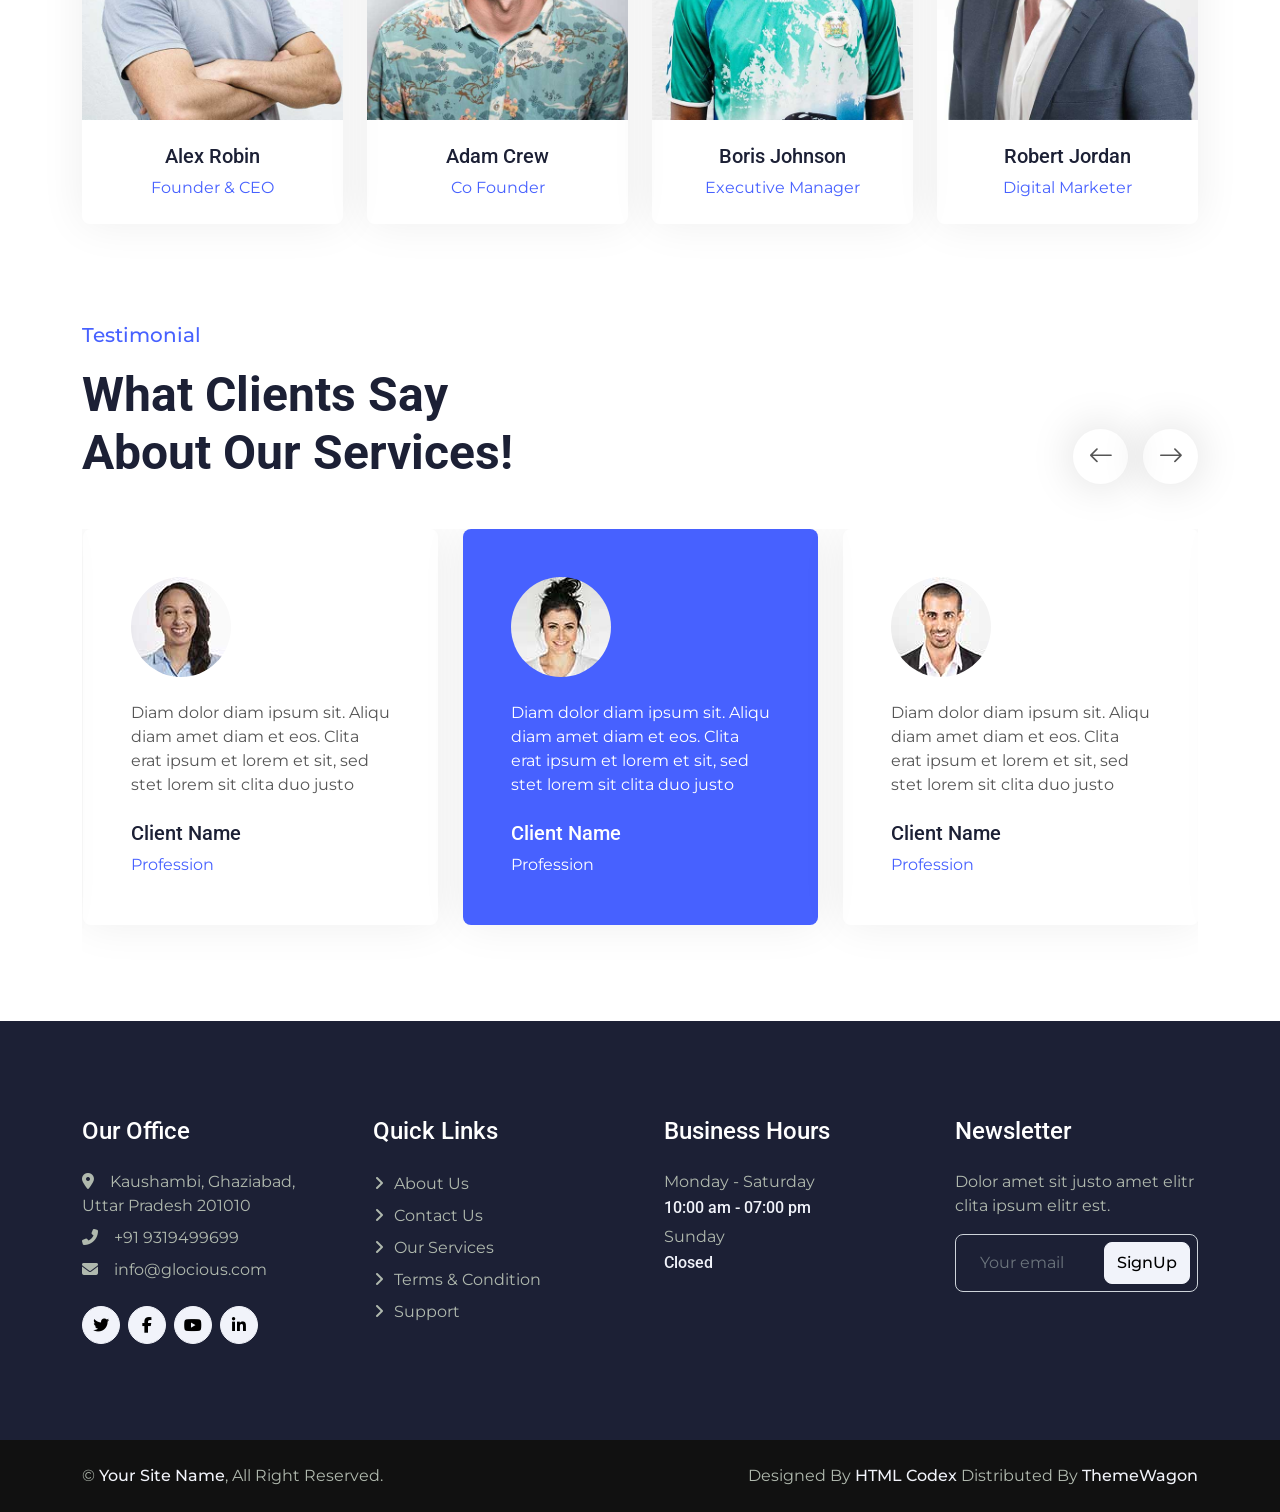
<file: feature.html>
<!DOCTYPE html>
<html lang="en">

<head>
    <meta charset="utf-8">
    <title>Best Digital Marketing Agency in Delhi</title>
    <meta content="width=device-width, initial-scale=1.0" name="viewport">
    <meta content="" name="keywords">
    <meta content="" name="description">

    <!-- Favicon -->
    <link href="img/favicon.ico" rel="icon">

    <!-- Google Web Fonts -->
    <link rel="preconnect" href="https://fonts.googleapis.com">
    <link rel="preconnect" href="https://fonts.gstatic.com" crossorigin>
    <link
        href="https://fonts.googleapis.com/css2?family=Montserrat:wght@400;500&family=Roboto:wght@500;700&display=swap"
        rel="stylesheet">

    <!-- Icon Font Stylesheet -->
    <link href="https://cdnjs.cloudflare.com/ajax/libs/font-awesome/5.10.0/css/all.min.css" rel="stylesheet">
    <link href="https://cdn.jsdelivr.net/npm/bootstrap-icons@1.4.1/font/bootstrap-icons.css" rel="stylesheet">
    <link rel="stylesheet" href="https://cdnjs.cloudflare.com/ajax/libs/font-awesome/6.5.1/css/all.min.css">

    <!-- Libraries Stylesheet -->
    <link href="lib/animate/animate.min.css" rel="stylesheet">
    <link href="lib/owlcarousel/assets/owl.carousel.min.css" rel="stylesheet">
    <link href="lib/lightbox/css/lightbox.min.css" rel="stylesheet">

    <!-- Customized Bootstrap Stylesheet -->
    <link href="css/bootstrap.min.css" rel="stylesheet">

    <!-- Template Stylesheet -->
    <link href="css/style.css" rel="stylesheet">
</head>

<body>
    <!-- Spinner Start -->
    <div id="spinner"
        class="show bg-white position-fixed translate-middle w-100 vh-100 top-50 start-50 d-flex align-items-center justify-content-center">
        <div class="spinner-border text-primary" role="status" style="width: 3rem; height: 3rem;"></div>
    </div>
    <!-- Spinner End -->


    <!-- Topbar Start -->
    <div class="container-fluid bg-primary text-white d-none d-lg-flex">
        <div class="container py-3">
            <div class="d-flex align-items-center">
                <div class="ms-auto d-flex align-items-center">
                    <small class="ms-4"><i class="fa fa-map-marker-alt me-3"></i>Kaushambi, Ghaziabad, Uttar Pradesh
                        201010</small>
                    <small class="ms-4"><i class="fa fa-envelope me-3"></i>info@glocious.com</small>
                    <small class="ms-4"><i class="fa fa-phone-alt me-3"></i>+91 9319499699</small>
                    <div class="ms-3 d-flex">
                        <a class="btn btn-sm-square btn-light text-primary rounded-circle ms-2" href=""><i
                                class="fab fa-facebook-f"></i></a>
                        <a class="btn btn-sm-square btn-light text-primary rounded-circle ms-2" href=""><i
                                class="fab fa-twitter"></i></a>
                        <a class="btn btn-sm-square btn-light text-primary rounded-circle ms-2" href=""><i
                                class="fab fa-linkedin-in"></i></a>
                    </div>
                </div>
            </div>
        </div>
    </div>
    <!-- Topbar End -->


    <!-- Navbar Start -->
    <div class="container-fluid bg-white sticky-top">
        <div class="container">
            <nav class="navbar navbar-expand-lg bg-white navbar-light p-lg-0">
                <a href="index.html" class="navbar-brand d-flex align-items-center">

                    <img src="./img/logo.png" alt="Glocious Logo" style="height:100px; width:140px;">

                </a>
                <button type="button" class="navbar-toggler me-0" data-bs-toggle="collapse"
                    data-bs-target="#navbarCollapse">
                    <span class="navbar-toggler-icon"></span>
                </button>
                <div class="collapse navbar-collapse" id="navbarCollapse">
                    <div class="navbar-nav">
                        <a href="index.html" class="nav-item nav-link active">Home</a>
                        <a href="about.html" class="nav-item nav-link">About</a>
                        <div class="nav-item dropdown">
                            <a href="#" class="nav-link dropdown-toggle" data-bs-toggle="dropdown">Services</a>
                            <div class="dropdown-menu bg-light rounded-0 rounded-bottom m-0">
                                <a href="SMS.html" class="dropdown-item">BULK SMS</a>
                                <a href="RCS.html" class="dropdown-item">RCS Message</a>
                                <a href="Email.html" class="dropdown-item">BULK Email</a>
                                <a href="Voice.html" class="dropdown-item">Voice Call</a>
                                <a href="IVR.html" class="dropdown-item">Interactive Voice Response (IVR)</a>
                                <a href="lead.html" class="dropdown-item">Lead Generation</a>
                                <a href="Website.html" class="dropdown-item">Website Development</a>
                                <a href="Whatsapp.html" class="dropdown-item">Whatsapp Marketing</a>
                            </div>
                        </div>
                        <a href="project.html" class="nav-item nav-link">Projects</a>
                        <div class="nav-item dropdown">
                            <a href="#" class="nav-link dropdown-toggle" data-bs-toggle="dropdown">Pages</a>
                            <div class="dropdown-menu bg-light rounded-0 rounded-bottom m-0">
                                <a href="feature.html" class="dropdown-item">Features</a>
                                <a href="team.html" class="dropdown-item">Our Team</a>
                                <a href="testimonial.html" class="dropdown-item">Testimonial</a>
                                <a href="quote.html" class="dropdown-item">Quotation</a>
                                <a href="404.html" class="dropdown-item">404 Page</a>
                            </div>
                        </div>
                        <a href="contact.html" class="nav-item nav-link">Contact</a>
                    </div>
                    <div class="ms-auto d-none d-lg-block">
                        <a href="" class="btn btn-primary rounded-pill py-2 px-3">Get A Quote</a>
                    </div>
                </div>
            </nav>
        </div>
    </div>
    <!-- Navbar End -->


    <!-- Page Header Start -->
    <div class="container-fluid page-header py-5 mb-5 wow fadeIn" data-wow-delay="0.1s">
        <div class="container text-center py-5">
            <h1 class="display-2 text-white mb-4 animated slideInDown">Features</h1>
            <nav aria-label="breadcrumb animated slideInDown">
                <ol class="breadcrumb justify-content-center mb-0">
                    <li class="breadcrumb-item"><a href="#">Home</a></li>
                    <li class="breadcrumb-item"><a href="#">Pages</a></li>
                    <li class="breadcrumb-item text-primary" aria-current="page">Features</li>
                </ol>
            </nav>
        </div>
    </div>
    <!-- Page Header End -->


    <!-- Features Start -->
    <div class="container-xxl py-5">
        <div class="text-center mx-auto wow fadeInUp" data-wow-delay="0.1s" style="max-width: 500px;">
            <p class="fs-5 fw-medium text-primary">Features</p>
            <h1 class="display-5 mb-5">Why People Choose Us!</h1>
        </div>
        <div class="container">
            <div class="row g-0 feature-row">
                <div class="col-md-6 col-lg-3 wow fadeIn" data-wow-delay="0.1s">
                    <div class="feature-item border h-100 p-5">
                        <div class="btn-square bg-light rounded-circle mb-4" style="width: 64px; height: 64px;">
                            <img class="img-fluid" src="img/icon/icon-1.png" alt="Icon">
                        </div>
                        <h5 class="mb-3">Award Winning</h5>
                        <p class="mb-0">Stet stet justo dolor sed duo. Ut clita sea sit ipsum diam</p>
                    </div>
                </div>
                <div class="col-md-6 col-lg-3 wow fadeIn" data-wow-delay="0.3s">
                    <div class="feature-item border h-100 p-5">
                        <div class="btn-square bg-light rounded-circle mb-4" style="width: 64px; height: 64px;">
                            <img class="img-fluid" src="img/icon/icon-2.png" alt="Icon">
                        </div>
                        <h5 class="mb-3">Professional Staff</h5>
                        <p class="mb-0">Stet stet justo dolor sed duo. Ut clita sea sit ipsum diam</p>
                    </div>
                </div>
                <div class="col-md-6 col-lg-3 wow fadeIn" data-wow-delay="0.5s">
                    <div class="feature-item border h-100 p-5">
                        <div class="btn-square bg-light rounded-circle mb-4" style="width: 64px; height: 64px;">
                            <img class="img-fluid" src="img/icon/icon-3.png" alt="Icon">
                        </div>
                        <h5 class="mb-3">Fair Prices</h5>
                        <p class="mb-0">Stet stet justo dolor sed duo. Ut clita sea sit ipsum diam</p>
                    </div>
                </div>
                <div class="col-md-6 col-lg-3 wow fadeIn" data-wow-delay="0.7s">
                    <div class="feature-item border h-100 p-5">
                        <div class="btn-square bg-light rounded-circle mb-4" style="width: 64px; height: 64px;">
                            <img class="img-fluid" src="img/icon/icon-4.png" alt="Icon">
                        </div>
                        <h5 class="mb-3">24/7 Support</h5>
                        <p class="mb-0">Stet stet justo dolor sed duo. Ut clita sea sit ipsum diam</p>
                    </div>
                </div>
            </div>
        </div>
    </div>
    <!-- Features End -->


     <!-- Team Start -->
    <div class="container-xxl py-5">
        <div class="container">
            <div class="text-center mx-auto wow fadeInUp" data-wow-delay="0.1s" style="max-width: 500px;">
                <p class="fs-5 fw-medium text-primary">Our Team</p>
                <h1 class="display-5 mb-5">Our Expert People Ready to Help You</h1>
            </div>
            <div class="row g-4">
                <div class="col-lg-3 col-md-6 wow fadeInUp" data-wow-delay="0.1s">
                    <div class="team-item rounded overflow-hidden pb-4">
                        <img class="img-fluid mb-4" src="img/team-1.jpg" alt="">
                        <h5>Alex Robin</h5>
                        <span class="text-primary">Founder & CEO</span>
                        <ul class="team-social">
                            <li><a class="btn btn-square" href=""><i class="fab fa-facebook-f"></i></a></li>
                            <li><a class="btn btn-square" href=""><i class="fab fa-twitter"></i></a></li>
                            <li><a class="btn btn-square" href=""><i class="fab fa-instagram"></i></a></li>
                            <li><a class="btn btn-square" href=""><i class="fab fa-linkedin-in"></i></a></li>
                        </ul>
                    </div>
                </div>
                <div class="col-lg-3 col-md-6 wow fadeInUp" data-wow-delay="0.3s">
                    <div class="team-item rounded overflow-hidden pb-4">
                        <img class="img-fluid mb-4" src="img/team-2.jpg" alt="">
                        <h5>Adam Crew</h5>
                        <span class="text-primary">Co Founder</span>
                        <ul class="team-social">
                            <li><a class="btn btn-square" href=""><i class="fab fa-facebook-f"></i></a></li>
                            <li><a class="btn btn-square" href=""><i class="fab fa-twitter"></i></a></li>
                            <li><a class="btn btn-square" href=""><i class="fab fa-instagram"></i></a></li>
                            <li><a class="btn btn-square" href=""><i class="fab fa-linkedin-in"></i></a></li>
                        </ul>
                    </div>
                </div>
                <div class="col-lg-3 col-md-6 wow fadeInUp" data-wow-delay="0.5s">
                    <div class="team-item rounded overflow-hidden pb-4">
                        <img class="img-fluid mb-4" src="img/team-3.jpg" alt="">
                        <h5>Boris Johnson</h5>
                        <span class="text-primary">Executive Manager</span>
                        <ul class="team-social">
                            <li><a class="btn btn-square" href=""><i class="fab fa-facebook-f"></i></a></li>
                            <li><a class="btn btn-square" href=""><i class="fab fa-twitter"></i></a></li>
                            <li><a class="btn btn-square" href=""><i class="fab fa-instagram"></i></a></li>
                            <li><a class="btn btn-square" href=""><i class="fab fa-linkedin-in"></i></a></li>
                        </ul>
                    </div>
                </div>
                <div class="col-lg-3 col-md-6 wow fadeInUp" data-wow-delay="0.7s">
                    <div class="team-item rounded overflow-hidden pb-4">
                        <img class="img-fluid mb-4" src="img/team-4.jpg" alt="">
                        <h5>Robert Jordan</h5>
                        <span class="text-primary">Digital Marketer</span>
                        <ul class="team-social">
                            <li><a class="btn btn-square" href=""><i class="fab fa-facebook-f"></i></a></li>
                            <li><a class="btn btn-square" href=""><i class="fab fa-twitter"></i></a></li>
                            <li><a class="btn btn-square" href=""><i class="fab fa-instagram"></i></a></li>
                            <li><a class="btn btn-square" href=""><i class="fab fa-linkedin-in"></i></a></li>
                        </ul>
                    </div>
                </div>
            </div>
        </div>
    </div>
    <!-- Team End -->


    <!-- Testimonial Start -->
    <div class="container-xxl pt-5">
        <div class="container">
            <div class="text-center text-md-start pb-5 pb-md-0 wow fadeInUp" data-wow-delay="0.1s"
                style="max-width: 500px;">
                <p class="fs-5 fw-medium text-primary">Testimonial</p>
                <h1 class="display-5 mb-5">What Clients Say About Our Services!</h1>
            </div>
            <div class="owl-carousel testimonial-carousel wow fadeInUp" data-wow-delay="0.1s">
                <div class="testimonial-item rounded p-4 p-lg-5 mb-5">
                    <img class="mb-4" src="img/testimonial-1.jpg" alt="">
                    <p class="mb-4">Diam dolor diam ipsum sit. Aliqu diam amet diam et eos. Clita erat ipsum et lorem et
                        sit, sed stet lorem sit clita duo justo</p>
                    <h5>Client Name</h5>
                    <span class="text-primary">Profession</span>
                </div>
                <div class="testimonial-item rounded p-4 p-lg-5 mb-5">
                    <img class="mb-4" src="img/testimonial-2.jpg" alt="">
                    <p class="mb-4">Diam dolor diam ipsum sit. Aliqu diam amet diam et eos. Clita erat ipsum et lorem et
                        sit, sed stet lorem sit clita duo justo</p>
                    <h5>Client Name</h5>
                    <span class="text-primary">Profession</span>
                </div>
                <div class="testimonial-item rounded p-4 p-lg-5 mb-5">
                    <img class="mb-4" src="img/testimonial-3.jpg" alt="">
                    <p class="mb-4">Diam dolor diam ipsum sit. Aliqu diam amet diam et eos. Clita erat ipsum et lorem et
                        sit, sed stet lorem sit clita duo justo</p>
                    <h5>Client Name</h5>
                    <span class="text-primary">Profession</span>
                </div>
                <div class="testimonial-item rounded p-4 p-lg-5 mb-5">
                    <img class="mb-4" src="img/testimonial-4.jpg" alt="">
                    <p class="mb-4">Diam dolor diam ipsum sit. Aliqu diam amet diam et eos. Clita erat ipsum et lorem et
                        sit, sed stet lorem sit clita duo justo</p>
                    <h5>Client Name</h5>
                    <span class="text-primary">Profession</span>
                </div>
            </div>
        </div>
    </div>
    <!-- Testimonial End -->


    <!-- Footer Start -->
    <div class="container-fluid bg-dark footer mt-5 py-5 wow fadeIn" data-wow-delay="0.1s">
        <div class="container py-5">
            <div class="row g-5">
                <div class="col-lg-3 col-md-6">
                    <h4 class="text-white mb-4">Our Office</h4>
                    <p class="mb-2"><i class="fa fa-map-marker-alt me-3"></i>Kaushambi, Ghaziabad, Uttar Pradesh 201010
                    </p>
                    <p class="mb-2"><i class="fa fa-phone-alt me-3"></i>+91 9319499699</p>
                    <p class="mb-2"><i class="fa fa-envelope me-3"></i>info@glocious.com</p>
                    <div class="d-flex pt-3">
                        <a class="btn btn-square btn-light rounded-circle me-2" href=""><i
                                class="fab fa-twitter"></i></a>
                        <a class="btn btn-square btn-light rounded-circle me-2" href=""><i
                                class="fab fa-facebook-f"></i></a>
                        <a class="btn btn-square btn-light rounded-circle me-2" href=""><i
                                class="fab fa-youtube"></i></a>
                        <a class="btn btn-square btn-light rounded-circle me-2" href=""><i
                                class="fab fa-linkedin-in"></i></a>
                    </div>
                </div>
                <div class="col-lg-3 col-md-6">
                    <h4 class="text-white mb-4">Quick Links</h4>
                    <a class="btn btn-link" href="">About Us</a>
                    <a class="btn btn-link" href="">Contact Us</a>
                    <a class="btn btn-link" href="">Our Services</a>
                    <a class="btn btn-link" href="">Terms & Condition</a>
                    <a class="btn btn-link" href="">Support</a>
                </div>
                <div class="col-lg-3 col-md-6">
                    <h4 class="text-white mb-4">Business Hours</h4>
                    <p class="mb-1">Monday - Saturday</p>
                    <h6 class="text-light">10:00 am - 07:00 pm</h6>
                    <p class="mb-1">Sunday</p>
                    <h6 class="text-light">Closed</h6>
                </div>
                <div class="col-lg-3 col-md-6">
                    <h4 class="text-white mb-4">Newsletter</h4>
                    <p>Dolor amet sit justo amet elitr clita ipsum elitr est.</p>
                    <div class="position-relative w-100">
                        <input class="form-control bg-transparent w-100 py-3 ps-4 pe-5" type="text"
                            placeholder="Your email">
                        <button type="button"
                            class="btn btn-light py-2 position-absolute top-0 end-0 mt-2 me-2">SignUp</button>
                    </div>
                </div>
            </div>
        </div>
    </div>
    <!-- Footer End -->


    <!-- Copyright Start -->
    <div class="container-fluid copyright py-4">
        <div class="container">
            <div class="row">
                <div class="col-md-6 text-center text-md-start mb-3 mb-md-0">
                    &copy; <a class="fw-medium text-light" href="#">Your Site Name</a>, All Right Reserved.
                </div>
                <div class="col-md-6 text-center text-md-end">
                    <!--/*** This template is free as long as you keep the footer author’s credit link/attribution link/backlink. If you'd like to use the template without the footer author’s credit link/attribution link/backlink, you can purchase the Credit Removal License from "https://htmlcodex.com/credit-removal". Thank you for your support. ***/-->
                    Designed By <a class="fw-medium text-light" href="https://htmlcodex.com">HTML Codex</a>
                    Distributed By <a class="fw-medium text-light" href="https://themewagon.com">ThemeWagon</a>
                </div>
            </div>
        </div>
    </div>
    <!-- Copyright End -->


    <!-- Back to Top -->
    <a href="#" class="btn btn-lg btn-primary btn-lg-square rounded-circle back-to-top"><i
            class="bi bi-arrow-up"></i></a>


    <!-- JavaScript Libraries -->
    <script src="https://ajax.googleapis.com/ajax/libs/jquery/3.6.1/jquery.min.js"></script>
    <script src="https://cdn.jsdelivr.net/npm/bootstrap@5.0.0/dist/js/bootstrap.bundle.min.js"></script>
    <script src="lib/wow/wow.min.js"></script>
    <script src="lib/easing/easing.min.js"></script>
    <script src="lib/waypoints/waypoints.min.js"></script>
    <script src="lib/owlcarousel/owl.carousel.min.js"></script>
    <script src="lib/lightbox/js/lightbox.min.js"></script>

    <!-- Template Javascript -->
    <script src="js/main.js"></script>
</body>

</html>
</file>
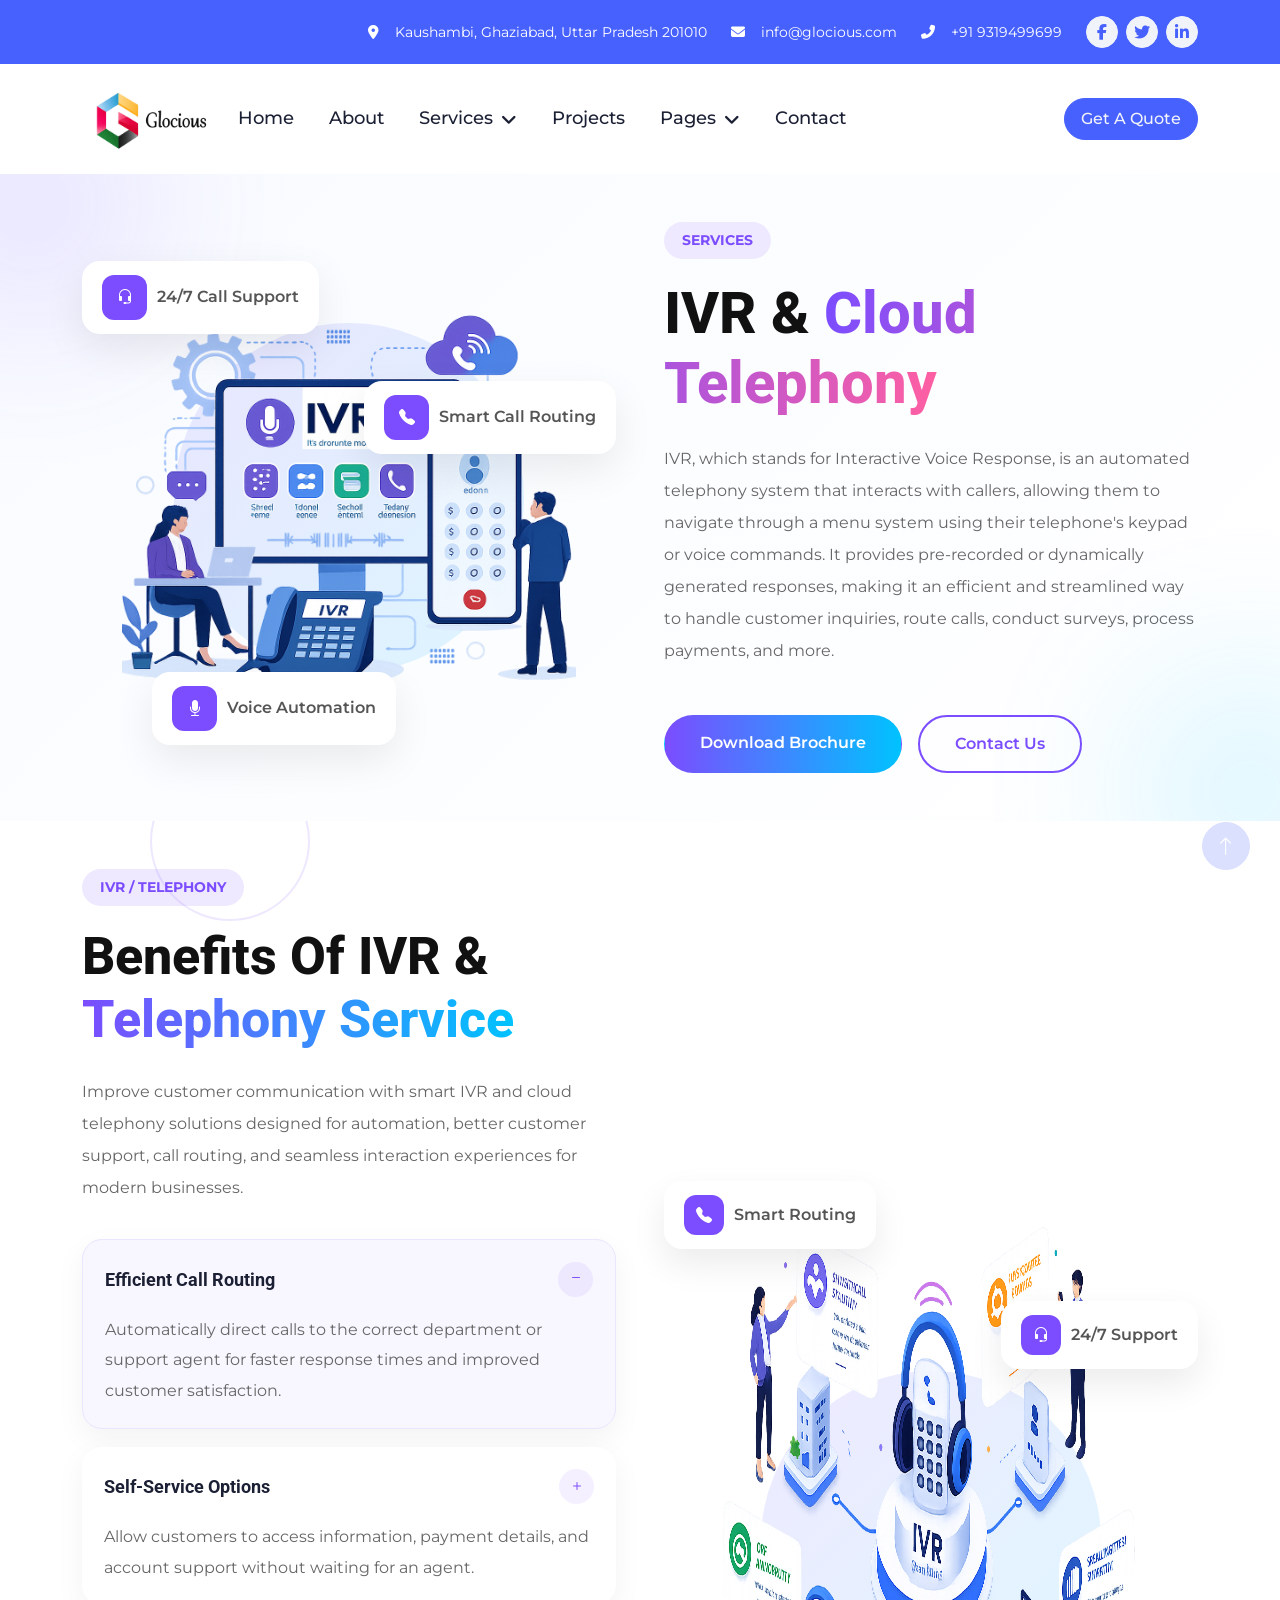
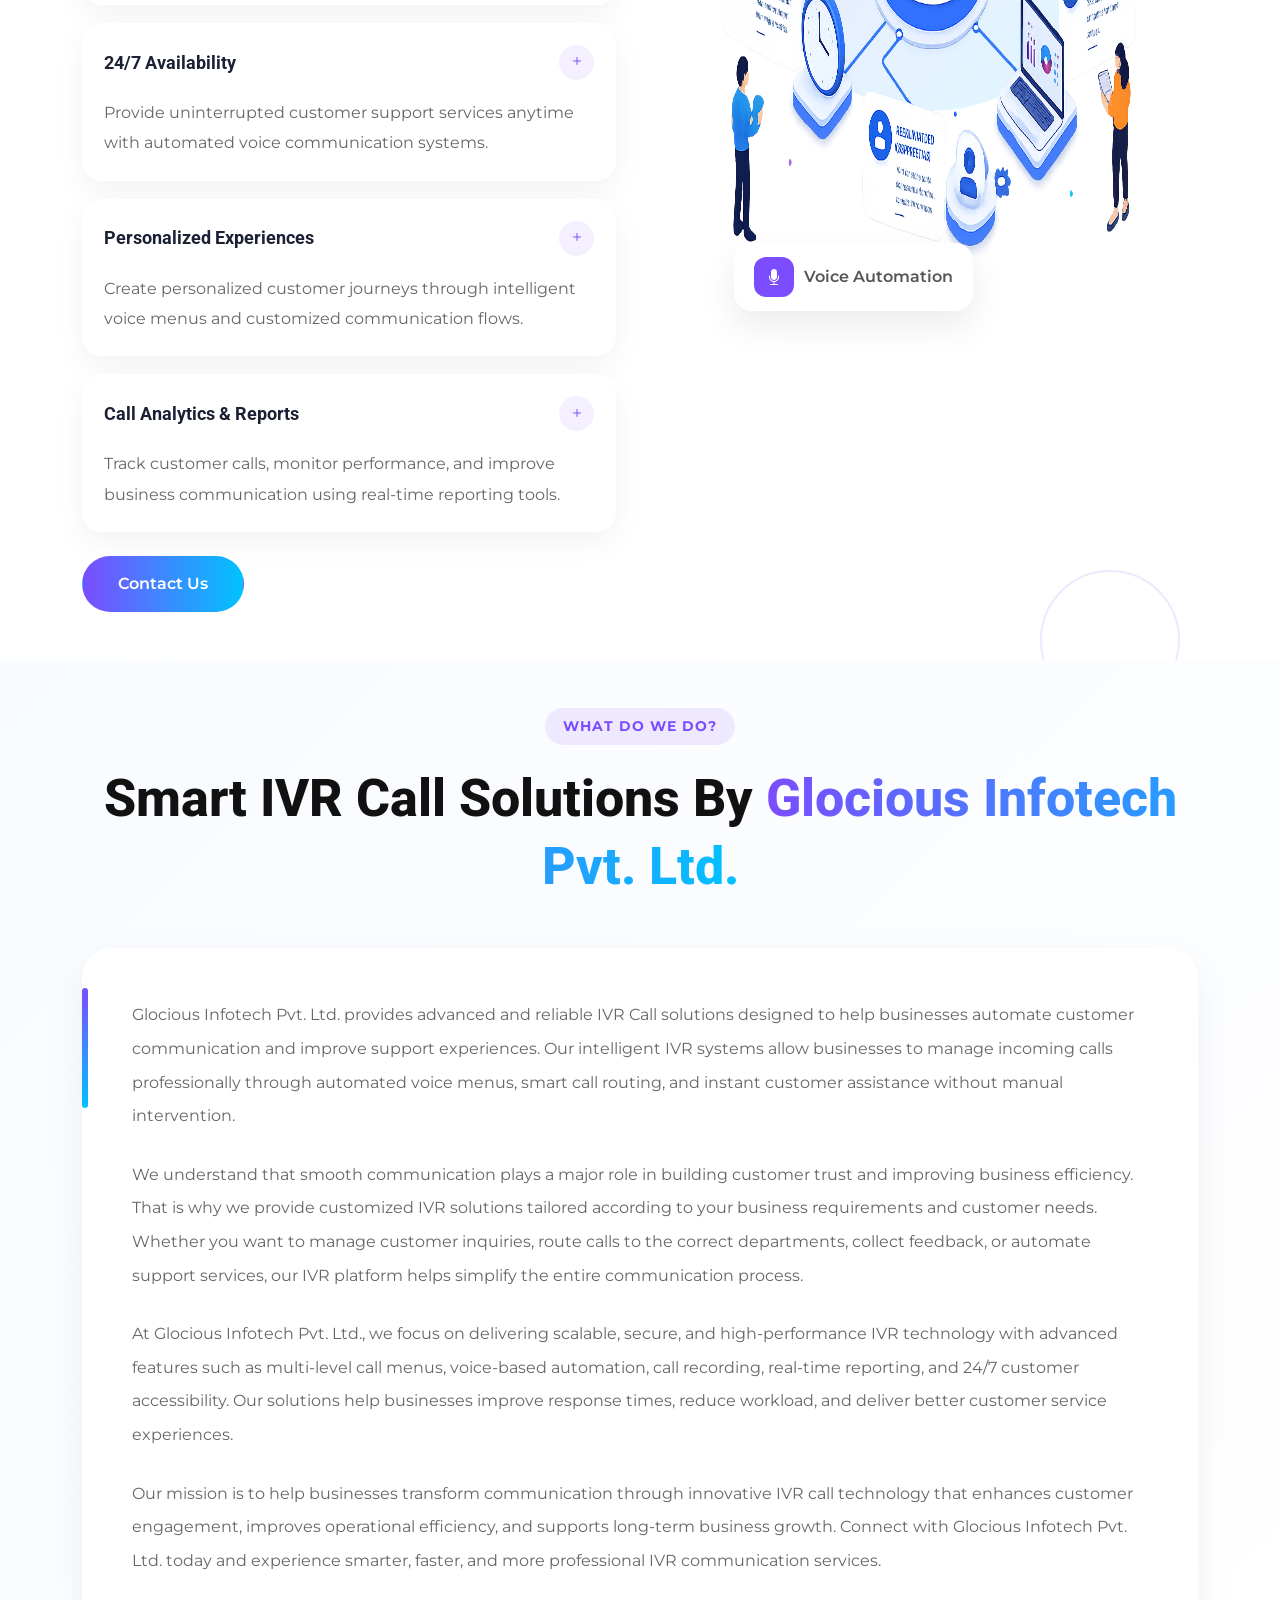
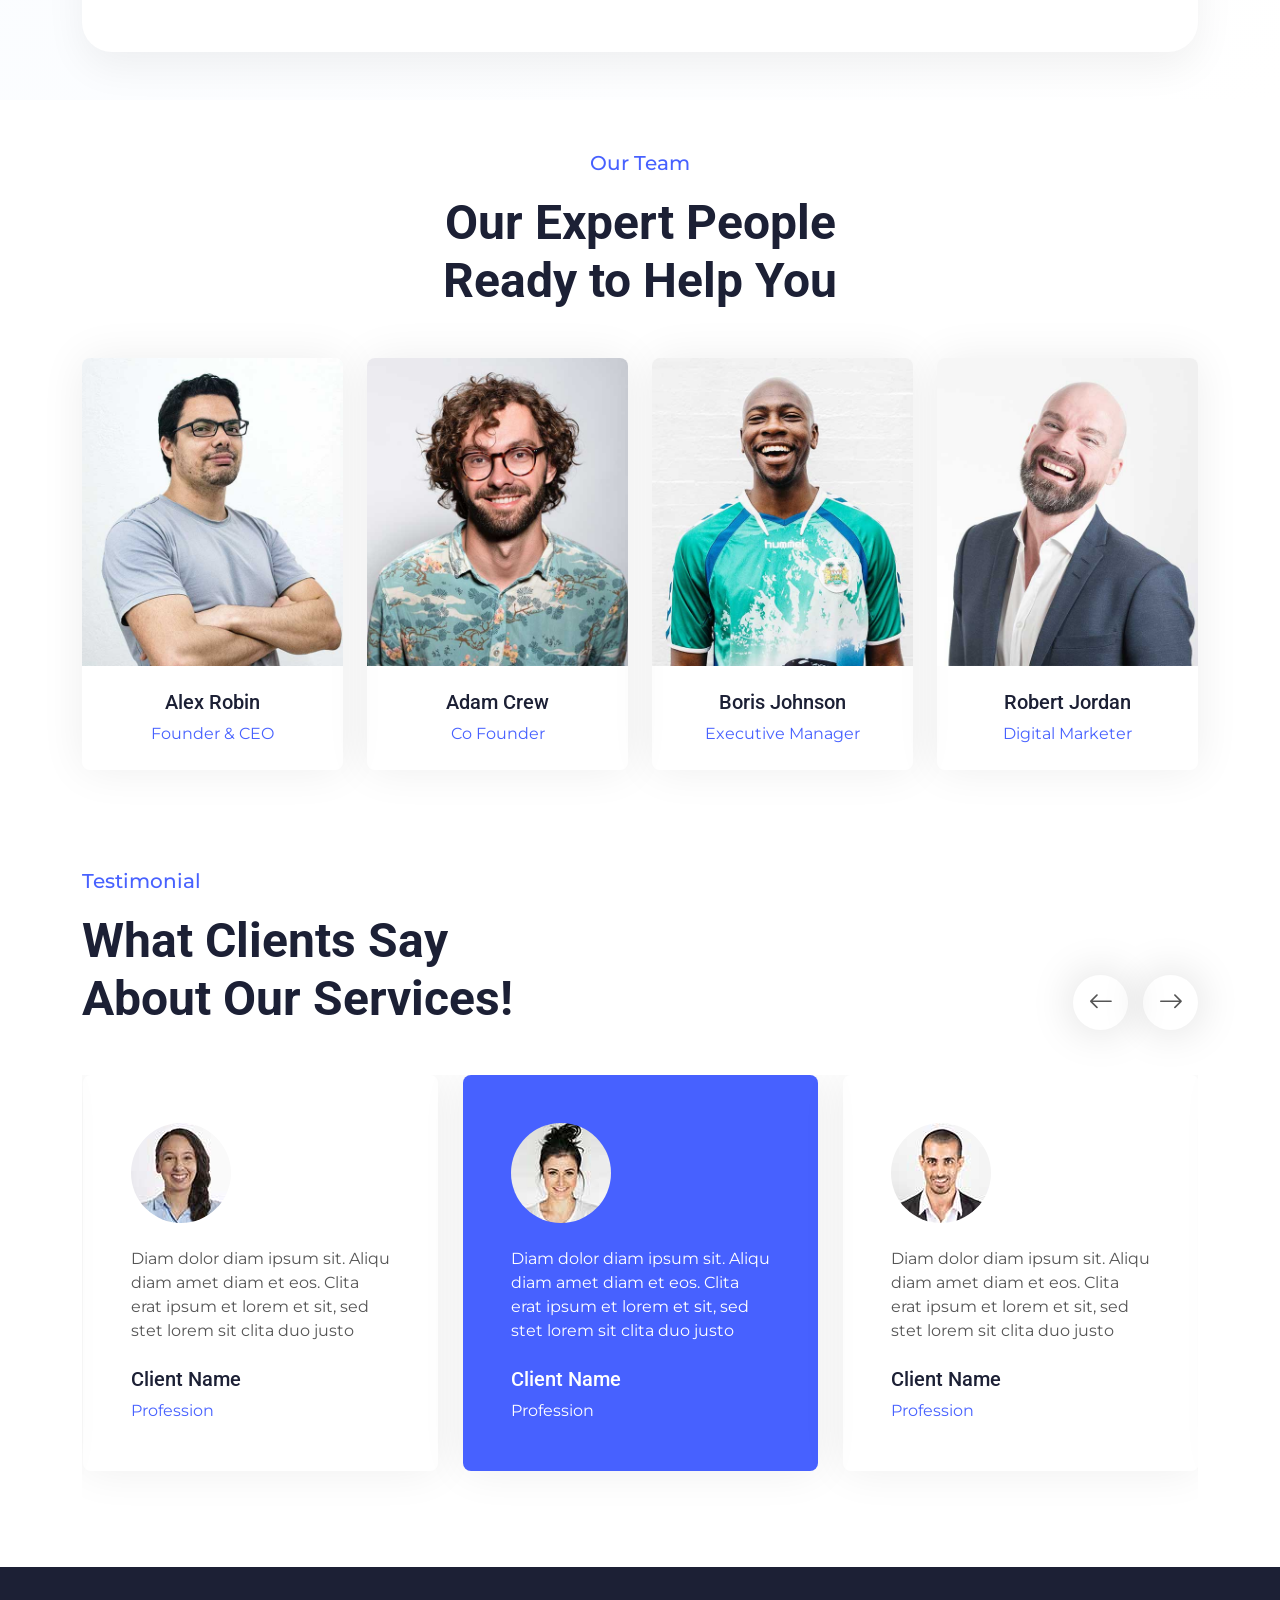
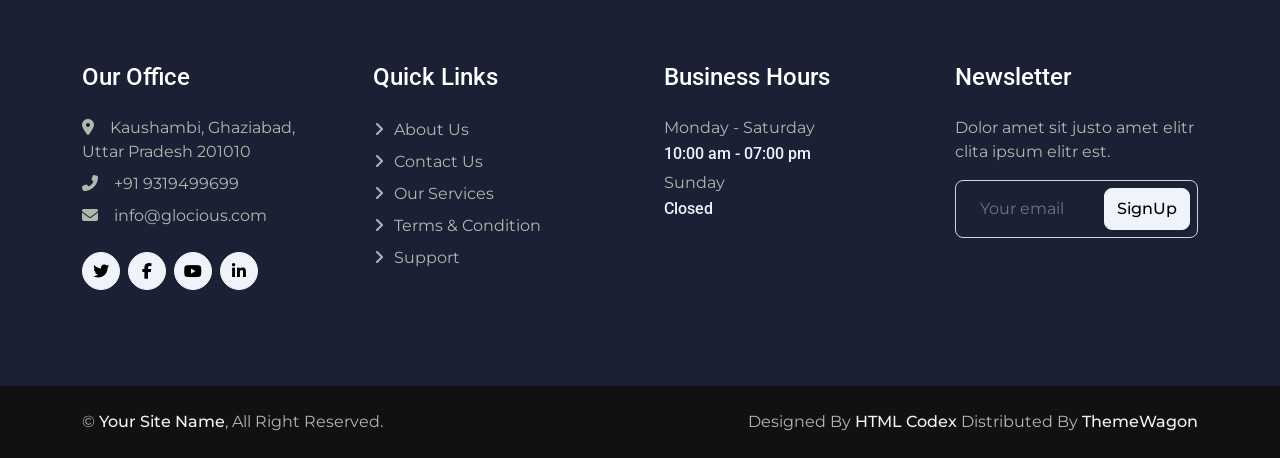
<file: IVR.html>
<!DOCTYPE html>
<html lang="en">

<head>
    <meta charset="utf-8">
    <title>Best Digital Marketing Agency in Delhi</title>
    <meta content="width=device-width, initial-scale=1.0" name="viewport">
    <meta content="" name="keywords">
    <meta content="" name="description">

    <!-- Favicon -->
    <link href="img/favicon.ico" rel="icon">

    <!-- Google Web Fonts -->
    <link rel="preconnect" href="https://fonts.googleapis.com">
    <link rel="preconnect" href="https://fonts.gstatic.com" crossorigin>
    <link
        href="https://fonts.googleapis.com/css2?family=Montserrat:wght@400;500&family=Roboto:wght@500;700&display=swap"
        rel="stylesheet">

    <!-- Icon Font Stylesheet -->
    <link href="https://cdnjs.cloudflare.com/ajax/libs/font-awesome/5.10.0/css/all.min.css" rel="stylesheet">
    <link href="https://cdn.jsdelivr.net/npm/bootstrap-icons@1.4.1/font/bootstrap-icons.css" rel="stylesheet">
    <link rel="stylesheet" href="https://cdnjs.cloudflare.com/ajax/libs/font-awesome/6.5.1/css/all.min.css">

    <!-- Libraries Stylesheet -->
    <link href="lib/animate/animate.min.css" rel="stylesheet">
    <link href="lib/owlcarousel/assets/owl.carousel.min.css" rel="stylesheet">
    <link href="lib/lightbox/css/lightbox.min.css" rel="stylesheet">

    <!-- Customized Bootstrap Stylesheet -->
    <link href="css/bootstrap.min.css" rel="stylesheet">

    <!-- Template Stylesheet -->
    <link href="css/style.css" rel="stylesheet">
</head>
<style>
    /* Section */
    .ivr-modern-section {
        position: relative;
        background: linear-gradient(135deg, #f8fbff, #ffffff);
        overflow: hidden;
    }

    /* Blur */
    .ivr-bg {
        position: absolute;
        border-radius: 50%;
        filter: blur(90px);
        opacity: .18;
    }

    .bg-one {
        width: 220px;
        height: 220px;
        background: #7b4dff;
        top: -80px;
        left: -80px;
    }

    .bg-two {
        width: 220px;
        height: 220px;
        background: #00c2ff;
        bottom: -80px;
        right: -80px;
    }

    /* Image */
    .ivr-image-box {
        position: relative;
        padding: 40px;
        text-align: center;
    }

    .ivr-glow {
        position: absolute;
        width: 350px;
        height: 350px;
        background: linear-gradient(135deg, #7b4dff20, #00c2ff20);
        border-radius: 50%;
        top: 50%;
        left: 50%;
        transform: translate(-50%, -50%);
        animation: ivrPulse 5s infinite;
    }

    .ivr-main-image {
        position: relative;
        z-index: 2;
        animation: ivrFloat 4s ease-in-out infinite;
    }

    /* Floating */
    .ivr-floating {
        position: absolute;
        background: #fff;
        padding: 14px 20px;
        border-radius: 18px;
        display: flex;
        align-items: center;
        gap: 10px;
        box-shadow: 0 15px 40px rgba(0, 0, 0, 0.08);
        font-weight: 600;
        z-index: 5;
        animation: ivrCard 4s ease-in-out infinite;
    }

    .ivr-floating i {
        width: 45px;
        height: 45px;
        border-radius: 12px;
        background: #7b4dff;
        color: #fff;
        display: flex;
        align-items: center;
        justify-content: center;
    }

    /* Position */
    .float-one {
        top: 30px;
        left: 0;
    }

    .float-two {
        top: 130px;
        right: 0;
    }

    .float-three {
        bottom: 30px;
        left: 60px;
    }

    /* Tag */
    .ivr-tag {
        display: inline-block;
        padding: 8px 18px;
        background: #efe9ff;
        color: #7b4dff;
        border-radius: 50px;
        font-size: 14px;
        font-weight: 700;
    }

    /* Heading */
    .ivr-heading {
        font-size: 58px;
        font-weight: 800;
        margin-top: 20px;
        line-height: 1.2;
        color: #111;
    }

    .ivr-heading span {
        background: linear-gradient(90deg, #7b4dff, #ff5fa2);
        -webkit-background-clip: text;
        -webkit-text-fill-color: transparent;
    }

    /* Text */
    .ivr-text {
        margin-top: 25px;
        color: #666;
        line-height: 2;
        font-size: 16px;
    }

    /* Features */
    .ivr-feature-wrapper {
        display: flex;
        flex-wrap: wrap;
        gap: 15px;
        margin-top: 35px;
    }

    .ivr-feature {
        background: #fff;
        padding: 14px 22px;
        border-radius: 50px;
        box-shadow: 0 10px 30px rgba(0, 0, 0, 0.05);
        font-weight: 600;
        color: #444;
    }

    .ivr-feature i {
        color: #7b4dff;
        margin-right: 10px;
    }

    /* Buttons */
    .btn-ivr-main {
        background: linear-gradient(90deg, #7b4dff, #00c2ff);
        color: #fff;
        padding: 15px 35px;
        border-radius: 50px;
        font-weight: 600;
    }

    .btn-ivr-main:hover {
        color: #fff;
        opacity: .9;
    }

    .btn-ivr-outline {
        border: 2px solid #7b4dff;
        color: #7b4dff;
        padding: 15px 35px;
        border-radius: 50px;
        font-weight: 600;
    }

    .btn-ivr-outline:hover {
        background: #7b4dff;
        color: #fff;
    }

    /* Animation */
    @keyframes ivrFloat {

        0% {
            transform: translateY(0px);
        }

        50% {
            transform: translateY(-15px);
        }

        100% {
            transform: translateY(0px);
        }

    }

    @keyframes ivrCard {

        0% {
            transform: translateY(0px);
        }

        50% {
            transform: translateY(-10px);
        }

        100% {
            transform: translateY(0px);
        }

    }

    @keyframes ivrPulse {

        0% {
            transform: translate(-50%, -50%) scale(1);
        }

        50% {
            transform: translate(-50%, -50%) scale(1.08);
        }

        100% {
            transform: translate(-50%, -50%) scale(1);
        }

    }

    /* Section */
    .ivr-benefit-section {
        position: relative;
        background: #fff;
        overflow: hidden;
    }

    /* Background Circles */
    .ivr-circle {
        position: absolute;
        border-radius: 50%;
        border: 2px solid #7b4dff20;
    }

    .ivr-circle.one {
        width: 160px;
        height: 160px;
        top: -60px;
        left: 150px;
    }

    .ivr-circle.two {
        width: 140px;
        height: 140px;
        bottom: -50px;
        right: 100px;
    }

    /* Tag */
    .ivr-small-tag {
        display: inline-block;
        padding: 8px 18px;
        background: #efe9ff;
        color: #7b4dff;
        border-radius: 50px;
        font-size: 14px;
        font-weight: 700;
    }

    /* Heading */
    .ivr-benefit-heading {
        font-size: 52px;
        font-weight: 800;
        line-height: 1.2;
        margin-top: 20px;
        color: #111;
    }

    .ivr-benefit-heading span {
        background: linear-gradient(90deg, #7b4dff, #00c2ff);
        -webkit-background-clip: text;
        -webkit-text-fill-color: transparent;
    }

    /* Text */
    .ivr-benefit-text {
        color: #666;
        line-height: 2;
        margin-top: 25px;
    }

    /* Accordion */
    .ivr-accordion-wrapper {
        margin-top: 35px;
    }

    /* Card */
    .ivr-benefit-card {
        background: #fff;
        border-radius: 20px;
        margin-bottom: 18px;
        padding: 22px;
        box-shadow: 0 10px 30px rgba(0, 0, 0, 0.05);
        cursor: pointer;
        transition: .4s;
    }

    .ivr-benefit-card.active {
        background: #f8f6ff;
        border: 1px solid #ebe5ff;
    }

    /* Head */
    .ivr-benefit-head {
        display: flex;
        align-items: center;
        justify-content: space-between;
    }

    .ivr-benefit-head h5 {
        font-size: 18px;
        font-weight: 700;
        margin: 0;
    }

    /* Toggle */
    .ivr-toggle {
        width: 35px;
        height: 35px;
        border-radius: 50%;
        background: #7b4dff15;
        color: #7b4dff;
        display: flex;
        align-items: center;
        justify-content: center;
    }

    /* Body */
    .ivr-benefit-body {
        padding-top: 18px;
    }

    .ivr-benefit-body p {
        margin: 0;
        color: #666;
        line-height: 1.9;
    }

    /* Button */
    .btn-ivr-contact {
        background: linear-gradient(90deg, #7b4dff, #00c2ff);
        color: #fff;
        padding: 15px 35px;
        border-radius: 50px;
        font-weight: 600;
    }

    .btn-ivr-contact:hover {
        color: #fff;
        opacity: .9;
    }

    /* Image */
    .ivr-benefit-image-box {
        position: relative;
        padding: 40px;
        text-align: center;
    }

    .ivr-image-glow {
        position: absolute;
        width: 340px;
        height: 340px;
        background: linear-gradient(135deg, #7b4dff20, #00c2ff20);
        border-radius: 50%;
        top: 50%;
        left: 50%;
        transform: translate(-50%, -50%);
        animation: ivrGlow 5s infinite;
    }

    .ivr-benefit-image {
        position: relative;
        z-index: 2;
        animation: ivrFloat 4s ease-in-out infinite;
    }

    /* Floating Cards */
    .ivr-float-card {
        position: absolute;
        background: #fff;
        padding: 14px 20px;
        border-radius: 18px;
        box-shadow: 0 15px 35px rgba(0, 0, 0, 0.08);
        font-weight: 600;
        display: flex;
        align-items: center;
        gap: 10px;
        z-index: 5;
    }

    .ivr-float-card i {
        width: 40px;
        height: 40px;
        border-radius: 12px;
        background: #7b4dff;
        color: #fff;
        display: flex;
        align-items: center;
        justify-content: center;
    }

    /* Positions */
    .float-one {
        top: 30px;
        left: 0;
    }

    .float-two {
        top: 150px;
        right: 0;
    }

    .float-three {
        bottom: 20px;
        left: 70px;
    }

    /* Animation */
    @keyframes ivrFloat {

        0% {
            transform: translateY(0px);
        }

        50% {
            transform: translateY(-15px);
        }

        100% {
            transform: translateY(0px);
        }

    }

    @keyframes ivrGlow {

        0% {
            transform: translate(-50%, -50%) scale(1);
        }

        50% {
            transform: translate(-50%, -50%) scale(1.08);
        }

        100% {
            transform: translate(-50%, -50%) scale(1);
        }

    }

    /* Section */
    .ivr-about-section {
        background: linear-gradient(135deg, #f8fbff, #ffffff);
        position: relative;
        overflow: hidden;
    }

    /* Tag */
    .ivr-about-tag {
        display: inline-block;
        padding: 8px 18px;
        background: #efe9ff;
        color: #7b4dff;
        border-radius: 50px;
        font-size: 14px;
        font-weight: 700;
        letter-spacing: 1px;
    }

    /* Heading */
    .ivr-about-heading {
        font-size: 52px;
        font-weight: 800;
        margin-top: 20px;
        line-height: 1.3;
        color: #111;
    }

    .ivr-about-heading span {
        background: linear-gradient(90deg, #7b4dff, #00c2ff);
        -webkit-background-clip: text;
        -webkit-text-fill-color: transparent;
    }

    /* Content Box */
    .ivr-about-content {
        background: #fff;
        padding: 50px;
        border-radius: 30px;
        box-shadow: 0 15px 40px rgba(0, 0, 0, 0.06);
        position: relative;
    }

    /* Left Border */
    .ivr-about-content::before {
        content: '';
        position: absolute;
        left: 0;
        top: 40px;
        width: 6px;
        height: 120px;
        border-radius: 10px;
        background: linear-gradient(#7b4dff, #00c2ff);
    }

    /* Paragraph */
    .ivr-about-content p {
        color: #666;
        line-height: 2.1;
        font-size: 16px;
        margin-bottom: 25px;
    }

    /* Responsive */
    @media(max-width:991px) {

        .ivr-about-heading {
            font-size: 38px;
        }

        .ivr-about-content {
            padding: 35px;
        }

    }

    @media(max-width:576px) {

        .ivr-about-heading {
            font-size: 30px;
        }

        .ivr-about-content {
            padding: 25px;
        }

        .ivr-about-content::before {
            height: 80px;
        }

    }

    /* Responsive */
    @media(max-width:991px) {

        .ivr-benefit-heading {
            font-size: 38px;
        }

    }

    @media(max-width:576px) {

        .ivr-benefit-heading {
            font-size: 30px;
        }

        .ivr-float-card {
            display: none;
        }

    }

    /* Responsive */
    @media(max-width:991px) {

        .ivr-heading {
            font-size: 40px;
        }

    }

    @media(max-width:576px) {

        .ivr-heading {
            font-size: 30px;
        }

        .ivr-floating {
            display: none;
        }

    }
</style>

<body>
    <!-- Spinner Start -->
    <div id="spinner"
        class="show bg-white position-fixed translate-middle w-100 vh-100 top-50 start-50 d-flex align-items-center justify-content-center">
        <div class="spinner-border text-primary" role="status" style="width: 3rem; height: 3rem;"></div>
    </div>
    <!-- Spinner End -->


    <!-- Topbar Start -->
    <div class="container-fluid bg-primary text-white d-none d-lg-flex">
        <div class="container py-3">
            <div class="d-flex align-items-center">
                <div class="ms-auto d-flex align-items-center">
                    <small class="ms-4"><i class="fa fa-map-marker-alt me-3"></i>Kaushambi, Ghaziabad, Uttar Pradesh
                        201010</small>
                    <small class="ms-4"><i class="fa fa-envelope me-3"></i>info@glocious.com</small>
                    <small class="ms-4"><i class="fa fa-phone-alt me-3"></i>+91 9319499699</small>
                    <div class="ms-3 d-flex">
                        <a class="btn btn-sm-square btn-light text-primary rounded-circle ms-2" href=""><i
                                class="fab fa-facebook-f"></i></a>
                        <a class="btn btn-sm-square btn-light text-primary rounded-circle ms-2" href=""><i
                                class="fab fa-twitter"></i></a>
                        <a class="btn btn-sm-square btn-light text-primary rounded-circle ms-2" href=""><i
                                class="fab fa-linkedin-in"></i></a>
                    </div>
                </div>
            </div>
        </div>
    </div>
    <!-- Topbar End -->


    <!-- Navbar Start -->
    <div class="container-fluid bg-white sticky-top">
        <div class="container">
            <nav class="navbar navbar-expand-lg bg-white navbar-light p-lg-0">
                <a href="index.html" class="navbar-brand d-flex align-items-center">

                    <img src="./img/logo.png" alt="Glocious Logo" style="height:100px; width:140px;">

                </a>
                <button type="button" class="navbar-toggler me-0" data-bs-toggle="collapse"
                    data-bs-target="#navbarCollapse">
                    <span class="navbar-toggler-icon"></span>
                </button>
                <div class="collapse navbar-collapse" id="navbarCollapse">
                    <div class="navbar-nav">
                        <a href="index.html" class="nav-item nav-link active">Home</a>
                        <a href="about.html" class="nav-item nav-link">About</a>
                        <div class="nav-item dropdown">
                            <a href="#" class="nav-link dropdown-toggle" data-bs-toggle="dropdown">Services</a>
                            <div class="dropdown-menu bg-light rounded-0 rounded-bottom m-0">
                                <a href="SMS.html" class="dropdown-item">BULK SMS</a>
                                <a href="RCS.html" class="dropdown-item">RCS Message</a>
                                <a href="Email.html" class="dropdown-item">BULK Email</a>
                                <a href="Voice.html" class="dropdown-item">Voice Call</a>
                                <a href="IVR.html" class="dropdown-item">Interactive Voice Response (IVR)</a>
                                <a href="lead.html" class="dropdown-item">Lead Generation</a>
                                <a href="Website.html" class="dropdown-item">Website Development</a>
                                <a href="Whatsapp.html" class="dropdown-item">Whatsapp Marketing</a>
                            </div>
                        </div>
                        <a href="project.html" class="nav-item nav-link">Projects</a>
                        <div class="nav-item dropdown">
                            <a href="#" class="nav-link dropdown-toggle" data-bs-toggle="dropdown">Pages</a>
                            <div class="dropdown-menu bg-light rounded-0 rounded-bottom m-0">
                                <a href="feature.html" class="dropdown-item">Features</a>
                                <a href="team.html" class="dropdown-item">Our Team</a>
                                <a href="testimonial.html" class="dropdown-item">Testimonial</a>
                                <a href="quote.html" class="dropdown-item">Quotation</a>
                                <a href="404.html" class="dropdown-item">404 Page</a>
                            </div>
                        </div>
                        <a href="contact.html" class="nav-item nav-link">Contact</a>
                    </div>
                    <div class="ms-auto d-none d-lg-block">
                        <a href="" class="btn btn-primary rounded-pill py-2 px-3">Get A Quote</a>
                    </div>
                </div>
            </nav>
        </div>
    </div>
    <!-- Navbar End -->


    <section class="ivr-modern-section py-5">

        <!-- Background Effects -->
        <div class="ivr-bg bg-one"></div>
        <div class="ivr-bg bg-two"></div>

        <div class="container">

            <div class="row align-items-center g-5">

                <!-- Left Illustration -->
                <div class="col-lg-6">

                    <div class="ivr-image-box">

                        <!-- Glow -->
                        <div class="ivr-glow"></div>

                        <!-- Main Image -->
                        <img src="./img/IVR.png" class="img-fluid ivr-main-image" alt="IVR Telephony">

                        <!-- Floating Cards -->

                        <div class="ivr-floating float-one">

                            <i class="bi bi-headset"></i>

                            <span>24/7 Call Support</span>

                        </div>

                        <div class="ivr-floating float-two">

                            <i class="bi bi-telephone-fill"></i>

                            <span>Smart Call Routing</span>

                        </div>

                        <div class="ivr-floating float-three">

                            <i class="bi bi-mic-fill"></i>

                            <span>Voice Automation</span>

                        </div>

                    </div>

                </div>

                <!-- Right Content -->
                <div class="col-lg-6">

                    <span class="ivr-tag">
                        SERVICES
                    </span>

                    <h2 class="ivr-heading">
                        IVR &
                        <span>Cloud Telephony</span>
                    </h2>

                    <p class="ivr-text">
                        IVR, which stands for Interactive Voice Response, is an automated telephony system that
                        interacts with callers, allowing them to navigate through a menu system using their telephone's
                        keypad or voice commands. It provides pre-recorded or dynamically generated responses, making it
                        an efficient and streamlined way to handle customer inquiries, route calls, conduct surveys,
                        process payments, and more.</p>

                    <!-- Buttons -->
                    <div class="mt-5 d-flex gap-3 flex-wrap">

                        <a href="#" class="btn btn-ivr-main">

                            Download Brochure

                        </a>

                        <a href="#" class="btn btn-ivr-outline">

                            Contact Us

                        </a>

                    </div>

                </div>

            </div>

        </div>

    </section>

    <section class="ivr-benefit-section py-5">

        <!-- Background -->
        <div class="ivr-circle one"></div>
        <div class="ivr-circle two"></div>

        <div class="container">

            <div class="row align-items-center g-5">

                <!-- Left Content -->
                <div class="col-lg-6">

                    <span class="ivr-small-tag">
                        IVR / TELEPHONY
                    </span>

                    <h2 class="ivr-benefit-heading">
                        Benefits Of IVR &
                        <span>Telephony Service</span>
                    </h2>

                    <p class="ivr-benefit-text">
                        Improve customer communication with smart IVR and
                        cloud telephony solutions designed for automation,
                        better customer support, call routing, and seamless
                        interaction experiences for modern businesses.
                    </p>

                    <!-- Accordion -->

                    <div class="ivr-accordion-wrapper">

                        <!-- Item -->
                        <div class="ivr-benefit-card active">

                            <div class="ivr-benefit-head">

                                <h5>
                                    Efficient Call Routing
                                </h5>

                                <span class="ivr-toggle">
                                    <i class="bi bi-dash"></i>
                                </span>

                            </div>

                            <div class="ivr-benefit-body">

                                <p>
                                    Automatically direct calls to the correct
                                    department or support agent for faster
                                    response times and improved customer
                                    satisfaction.
                                </p>

                            </div>

                        </div>

                        <!-- Item -->
                        <div class="ivr-benefit-card">

                            <div class="ivr-benefit-head">

                                <h5>
                                    Self-Service Options
                                </h5>

                                <span class="ivr-toggle">
                                    <i class="bi bi-plus"></i>
                                </span>

                            </div>

                            <div class="ivr-benefit-body">

                                <p>
                                    Allow customers to access information,
                                    payment details, and account support
                                    without waiting for an agent.
                                </p>

                            </div>

                        </div>

                        <!-- Item -->
                        <div class="ivr-benefit-card">

                            <div class="ivr-benefit-head">

                                <h5>
                                    24/7 Availability
                                </h5>

                                <span class="ivr-toggle">
                                    <i class="bi bi-plus"></i>
                                </span>

                            </div>

                            <div class="ivr-benefit-body">

                                <p>
                                    Provide uninterrupted customer support
                                    services anytime with automated voice
                                    communication systems.
                                </p>

                            </div>

                        </div>

                        <!-- Item -->
                        <div class="ivr-benefit-card">

                            <div class="ivr-benefit-head">

                                <h5>
                                    Personalized Experiences
                                </h5>

                                <span class="ivr-toggle">
                                    <i class="bi bi-plus"></i>
                                </span>

                            </div>

                            <div class="ivr-benefit-body">

                                <p>
                                    Create personalized customer journeys
                                    through intelligent voice menus and
                                    customized communication flows.
                                </p>

                            </div>

                        </div>

                        <!-- Item -->
                        <div class="ivr-benefit-card">

                            <div class="ivr-benefit-head">

                                <h5>
                                    Call Analytics & Reports
                                </h5>

                                <span class="ivr-toggle">
                                    <i class="bi bi-plus"></i>
                                </span>

                            </div>

                            <div class="ivr-benefit-body">

                                <p>
                                    Track customer calls, monitor performance,
                                    and improve business communication using
                                    real-time reporting tools.
                                </p>

                            </div>

                        </div>

                    </div>

                    <!-- Button -->
                    <div class="mt-4">

                        <a href="#" class="btn btn-ivr-contact">

                            Contact Us

                        </a>

                    </div>

                </div>

                <!-- Right Image -->
                <div class="col-lg-6">

                    <div class="ivr-benefit-image-box">

                        <!-- Glow -->
                        <div class="ivr-image-glow"></div>

                        <!-- Main Image -->
                        <img src="./img/Ivr benefit.png" class="img-fluid ivr-benefit-image" alt="IVR Benefits"
                            style="height: 700px;width: 700px;">

                        <!-- Floating Cards -->

                        <div class="ivr-float-card float-one">

                            <i class="bi bi-telephone-fill"></i>

                            Smart Routing

                        </div>

                        <div class="ivr-float-card float-two">

                            <i class="bi bi-headset"></i>

                            24/7 Support

                        </div>

                        <div class="ivr-float-card float-three">

                            <i class="bi bi-mic-fill"></i>

                            Voice Automation

                        </div>

                    </div>

                </div>

            </div>

        </div>

    </section>

    <section class="ivr-about-section py-5">

        <div class="container">

            <!-- Heading -->
            <div class="text-center mb-5">

                <span class="ivr-about-tag">
                    WHAT DO WE DO?
                </span>

                <h2 class="ivr-about-heading">
                    Smart IVR Call Solutions By
                    <span>Glocious Infotech Pvt. Ltd.</span>
                </h2>

            </div>

            <!-- Content Box -->
            <div class="ivr-about-content">

                <p>
                    Glocious Infotech Pvt. Ltd. provides advanced and reliable
                    IVR Call solutions designed to help businesses automate
                    customer communication and improve support experiences.
                    Our intelligent IVR systems allow businesses to manage
                    incoming calls professionally through automated voice
                    menus, smart call routing, and instant customer assistance
                    without manual intervention.
                </p>

                <p>
                    We understand that smooth communication plays a major role
                    in building customer trust and improving business efficiency.
                    That is why we provide customized IVR solutions tailored
                    according to your business requirements and customer needs.
                    Whether you want to manage customer inquiries, route calls
                    to the correct departments, collect feedback, or automate
                    support services, our IVR platform helps simplify the
                    entire communication process.
                </p>

                <p>
                    At Glocious Infotech Pvt. Ltd., we focus on delivering
                    scalable, secure, and high-performance IVR technology with
                    advanced features such as multi-level call menus,
                    voice-based automation, call recording, real-time
                    reporting, and 24/7 customer accessibility. Our solutions
                    help businesses improve response times, reduce workload,
                    and deliver better customer service experiences.
                </p>

                <p>
                    Our mission is to help businesses transform communication
                    through innovative IVR call technology that enhances
                    customer engagement, improves operational efficiency,
                    and supports long-term business growth. Connect with
                    Glocious Infotech Pvt. Ltd. today and experience smarter,
                    faster, and more professional IVR communication services.
                </p>

            </div>

        </div>

    </section>

    <!-- Team Start -->
    <div class="container-xxl py-5">
        <div class="container">
            <div class="text-center mx-auto wow fadeInUp" data-wow-delay="0.1s" style="max-width: 500px;">
                <p class="fs-5 fw-medium text-primary">Our Team</p>
                <h1 class="display-5 mb-5">Our Expert People Ready to Help You</h1>
            </div>
            <div class="row g-4">
                <div class="col-lg-3 col-md-6 wow fadeInUp" data-wow-delay="0.1s">
                    <div class="team-item rounded overflow-hidden pb-4">
                        <img class="img-fluid mb-4" src="img/team-1.jpg" alt="">
                        <h5>Alex Robin</h5>
                        <span class="text-primary">Founder & CEO</span>
                        <ul class="team-social">
                            <li><a class="btn btn-square" href=""><i class="fab fa-facebook-f"></i></a></li>
                            <li><a class="btn btn-square" href=""><i class="fab fa-twitter"></i></a></li>
                            <li><a class="btn btn-square" href=""><i class="fab fa-instagram"></i></a></li>
                            <li><a class="btn btn-square" href=""><i class="fab fa-linkedin-in"></i></a></li>
                        </ul>
                    </div>
                </div>
                <div class="col-lg-3 col-md-6 wow fadeInUp" data-wow-delay="0.3s">
                    <div class="team-item rounded overflow-hidden pb-4">
                        <img class="img-fluid mb-4" src="img/team-2.jpg" alt="">
                        <h5>Adam Crew</h5>
                        <span class="text-primary">Co Founder</span>
                        <ul class="team-social">
                            <li><a class="btn btn-square" href=""><i class="fab fa-facebook-f"></i></a></li>
                            <li><a class="btn btn-square" href=""><i class="fab fa-twitter"></i></a></li>
                            <li><a class="btn btn-square" href=""><i class="fab fa-instagram"></i></a></li>
                            <li><a class="btn btn-square" href=""><i class="fab fa-linkedin-in"></i></a></li>
                        </ul>
                    </div>
                </div>
                <div class="col-lg-3 col-md-6 wow fadeInUp" data-wow-delay="0.5s">
                    <div class="team-item rounded overflow-hidden pb-4">
                        <img class="img-fluid mb-4" src="img/team-3.jpg" alt="">
                        <h5>Boris Johnson</h5>
                        <span class="text-primary">Executive Manager</span>
                        <ul class="team-social">
                            <li><a class="btn btn-square" href=""><i class="fab fa-facebook-f"></i></a></li>
                            <li><a class="btn btn-square" href=""><i class="fab fa-twitter"></i></a></li>
                            <li><a class="btn btn-square" href=""><i class="fab fa-instagram"></i></a></li>
                            <li><a class="btn btn-square" href=""><i class="fab fa-linkedin-in"></i></a></li>
                        </ul>
                    </div>
                </div>
                <div class="col-lg-3 col-md-6 wow fadeInUp" data-wow-delay="0.7s">
                    <div class="team-item rounded overflow-hidden pb-4">
                        <img class="img-fluid mb-4" src="img/team-4.jpg" alt="">
                        <h5>Robert Jordan</h5>
                        <span class="text-primary">Digital Marketer</span>
                        <ul class="team-social">
                            <li><a class="btn btn-square" href=""><i class="fab fa-facebook-f"></i></a></li>
                            <li><a class="btn btn-square" href=""><i class="fab fa-twitter"></i></a></li>
                            <li><a class="btn btn-square" href=""><i class="fab fa-instagram"></i></a></li>
                            <li><a class="btn btn-square" href=""><i class="fab fa-linkedin-in"></i></a></li>
                        </ul>
                    </div>
                </div>
            </div>
        </div>
    </div>
    <!-- Team End -->


    <!-- Testimonial Start -->
    <div class="container-xxl pt-5">
        <div class="container">
            <div class="text-center text-md-start pb-5 pb-md-0 wow fadeInUp" data-wow-delay="0.1s"
                style="max-width: 500px;">
                <p class="fs-5 fw-medium text-primary">Testimonial</p>
                <h1 class="display-5 mb-5">What Clients Say About Our Services!</h1>
            </div>
            <div class="owl-carousel testimonial-carousel wow fadeInUp" data-wow-delay="0.1s">
                <div class="testimonial-item rounded p-4 p-lg-5 mb-5">
                    <img class="mb-4" src="img/testimonial-1.jpg" alt="">
                    <p class="mb-4">Diam dolor diam ipsum sit. Aliqu diam amet diam et eos. Clita erat ipsum et lorem et
                        sit, sed stet lorem sit clita duo justo</p>
                    <h5>Client Name</h5>
                    <span class="text-primary">Profession</span>
                </div>
                <div class="testimonial-item rounded p-4 p-lg-5 mb-5">
                    <img class="mb-4" src="img/testimonial-2.jpg" alt="">
                    <p class="mb-4">Diam dolor diam ipsum sit. Aliqu diam amet diam et eos. Clita erat ipsum et lorem et
                        sit, sed stet lorem sit clita duo justo</p>
                    <h5>Client Name</h5>
                    <span class="text-primary">Profession</span>
                </div>
                <div class="testimonial-item rounded p-4 p-lg-5 mb-5">
                    <img class="mb-4" src="img/testimonial-3.jpg" alt="">
                    <p class="mb-4">Diam dolor diam ipsum sit. Aliqu diam amet diam et eos. Clita erat ipsum et lorem et
                        sit, sed stet lorem sit clita duo justo</p>
                    <h5>Client Name</h5>
                    <span class="text-primary">Profession</span>
                </div>
                <div class="testimonial-item rounded p-4 p-lg-5 mb-5">
                    <img class="mb-4" src="img/testimonial-4.jpg" alt="">
                    <p class="mb-4">Diam dolor diam ipsum sit. Aliqu diam amet diam et eos. Clita erat ipsum et lorem et
                        sit, sed stet lorem sit clita duo justo</p>
                    <h5>Client Name</h5>
                    <span class="text-primary">Profession</span>
                </div>
            </div>
        </div>
    </div>
    <!-- Testimonial End -->


    <!-- Footer Start -->
    <div class="container-fluid bg-dark footer mt-5 py-5 wow fadeIn" data-wow-delay="0.1s">
        <div class="container py-5">
            <div class="row g-5">
                <div class="col-lg-3 col-md-6">
                    <h4 class="text-white mb-4">Our Office</h4>
                    <p class="mb-2"><i class="fa fa-map-marker-alt me-3"></i>Kaushambi, Ghaziabad, Uttar Pradesh 201010
                    </p>
                    <p class="mb-2"><i class="fa fa-phone-alt me-3"></i>+91 9319499699</p>
                    <p class="mb-2"><i class="fa fa-envelope me-3"></i>info@glocious.com</p>
                    <div class="d-flex pt-3">
                        <a class="btn btn-square btn-light rounded-circle me-2" href=""><i
                                class="fab fa-twitter"></i></a>
                        <a class="btn btn-square btn-light rounded-circle me-2" href=""><i
                                class="fab fa-facebook-f"></i></a>
                        <a class="btn btn-square btn-light rounded-circle me-2" href=""><i
                                class="fab fa-youtube"></i></a>
                        <a class="btn btn-square btn-light rounded-circle me-2" href=""><i
                                class="fab fa-linkedin-in"></i></a>
                    </div>
                </div>
                <div class="col-lg-3 col-md-6">
                    <h4 class="text-white mb-4">Quick Links</h4>
                    <a class="btn btn-link" href="">About Us</a>
                    <a class="btn btn-link" href="">Contact Us</a>
                    <a class="btn btn-link" href="">Our Services</a>
                    <a class="btn btn-link" href="">Terms & Condition</a>
                    <a class="btn btn-link" href="">Support</a>
                </div>
                <div class="col-lg-3 col-md-6">
                    <h4 class="text-white mb-4">Business Hours</h4>
                    <p class="mb-1">Monday - Saturday</p>
                    <h6 class="text-light">10:00 am - 07:00 pm</h6>
                    <p class="mb-1">Sunday</p>
                    <h6 class="text-light">Closed</h6>
                </div>
                <div class="col-lg-3 col-md-6">
                    <h4 class="text-white mb-4">Newsletter</h4>
                    <p>Dolor amet sit justo amet elitr clita ipsum elitr est.</p>
                    <div class="position-relative w-100">
                        <input class="form-control bg-transparent w-100 py-3 ps-4 pe-5" type="text"
                            placeholder="Your email">
                        <button type="button"
                            class="btn btn-light py-2 position-absolute top-0 end-0 mt-2 me-2">SignUp</button>
                    </div>
                </div>
            </div>
        </div>
    </div>
    <!-- Footer End -->


    <!-- Copyright Start -->
    <div class="container-fluid copyright py-4">
        <div class="container">
            <div class="row">
                <div class="col-md-6 text-center text-md-start mb-3 mb-md-0">
                    &copy; <a class="fw-medium text-light" href="#">Your Site Name</a>, All Right Reserved.
                </div>
                <div class="col-md-6 text-center text-md-end">
                    <!--/*** This template is free as long as you keep the footer author’s credit link/attribution link/backlink. If you'd like to use the template without the footer author’s credit link/attribution link/backlink, you can purchase the Credit Removal License from "https://htmlcodex.com/credit-removal". Thank you for your support. ***/-->
                    Designed By <a class="fw-medium text-light" href="https://htmlcodex.com">HTML Codex</a>
                    Distributed By <a class="fw-medium text-light" href="https://themewagon.com">ThemeWagon</a>
                </div>
            </div>
        </div>
    </div>
    <!-- Copyright End -->


    <!-- Back to Top -->
    <a href="#" class="btn btn-lg btn-primary btn-lg-square rounded-circle back-to-top"><i
            class="bi bi-arrow-up"></i></a>


    <!-- JavaScript Libraries -->
    <script src="https://ajax.googleapis.com/ajax/libs/jquery/3.6.1/jquery.min.js"></script>
    <script src="https://cdn.jsdelivr.net/npm/bootstrap@5.0.0/dist/js/bootstrap.bundle.min.js"></script>
    <script src="lib/wow/wow.min.js"></script>
    <script src="lib/easing/easing.min.js"></script>
    <script src="lib/waypoints/waypoints.min.js"></script>
    <script src="lib/owlcarousel/owl.carousel.min.js"></script>
    <script src="lib/lightbox/js/lightbox.min.js"></script>

    <!-- Template Javascript -->
    <script src="js/main.js"></script>
</body>

</html>
</file>
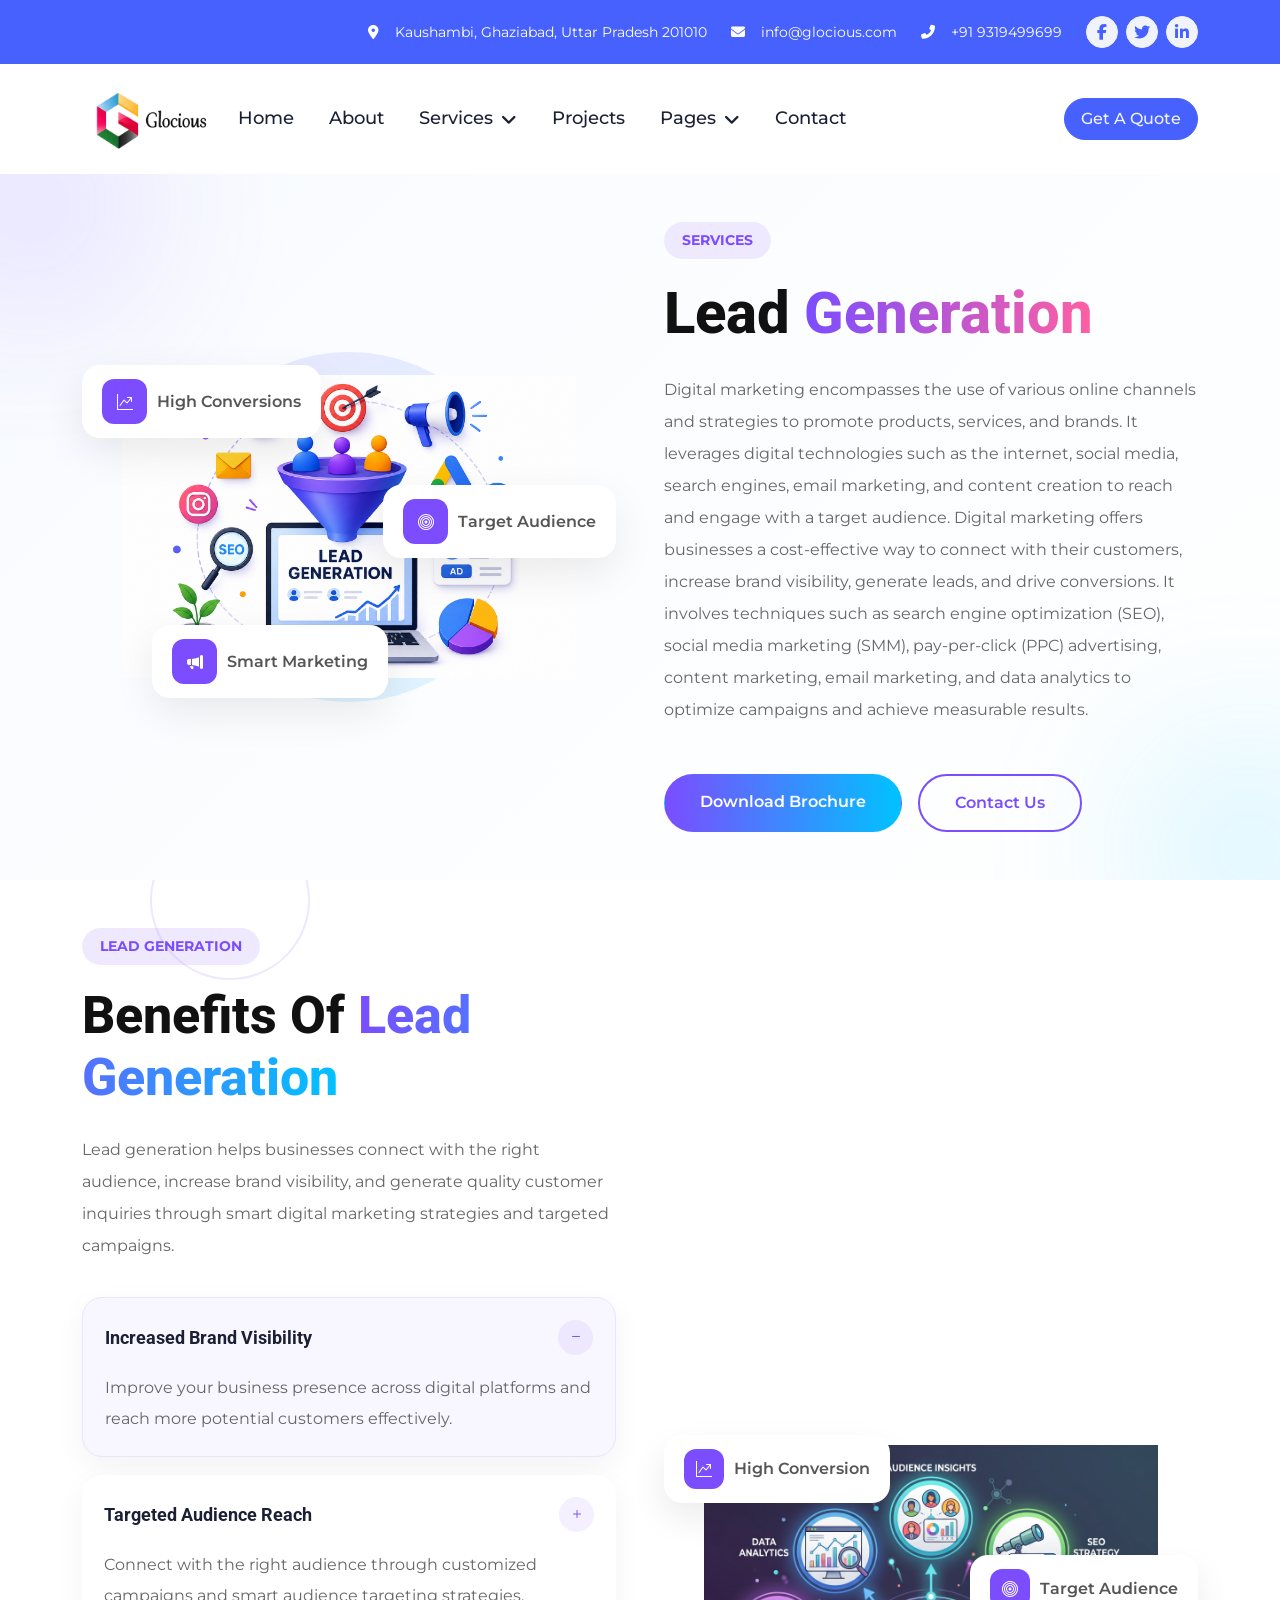
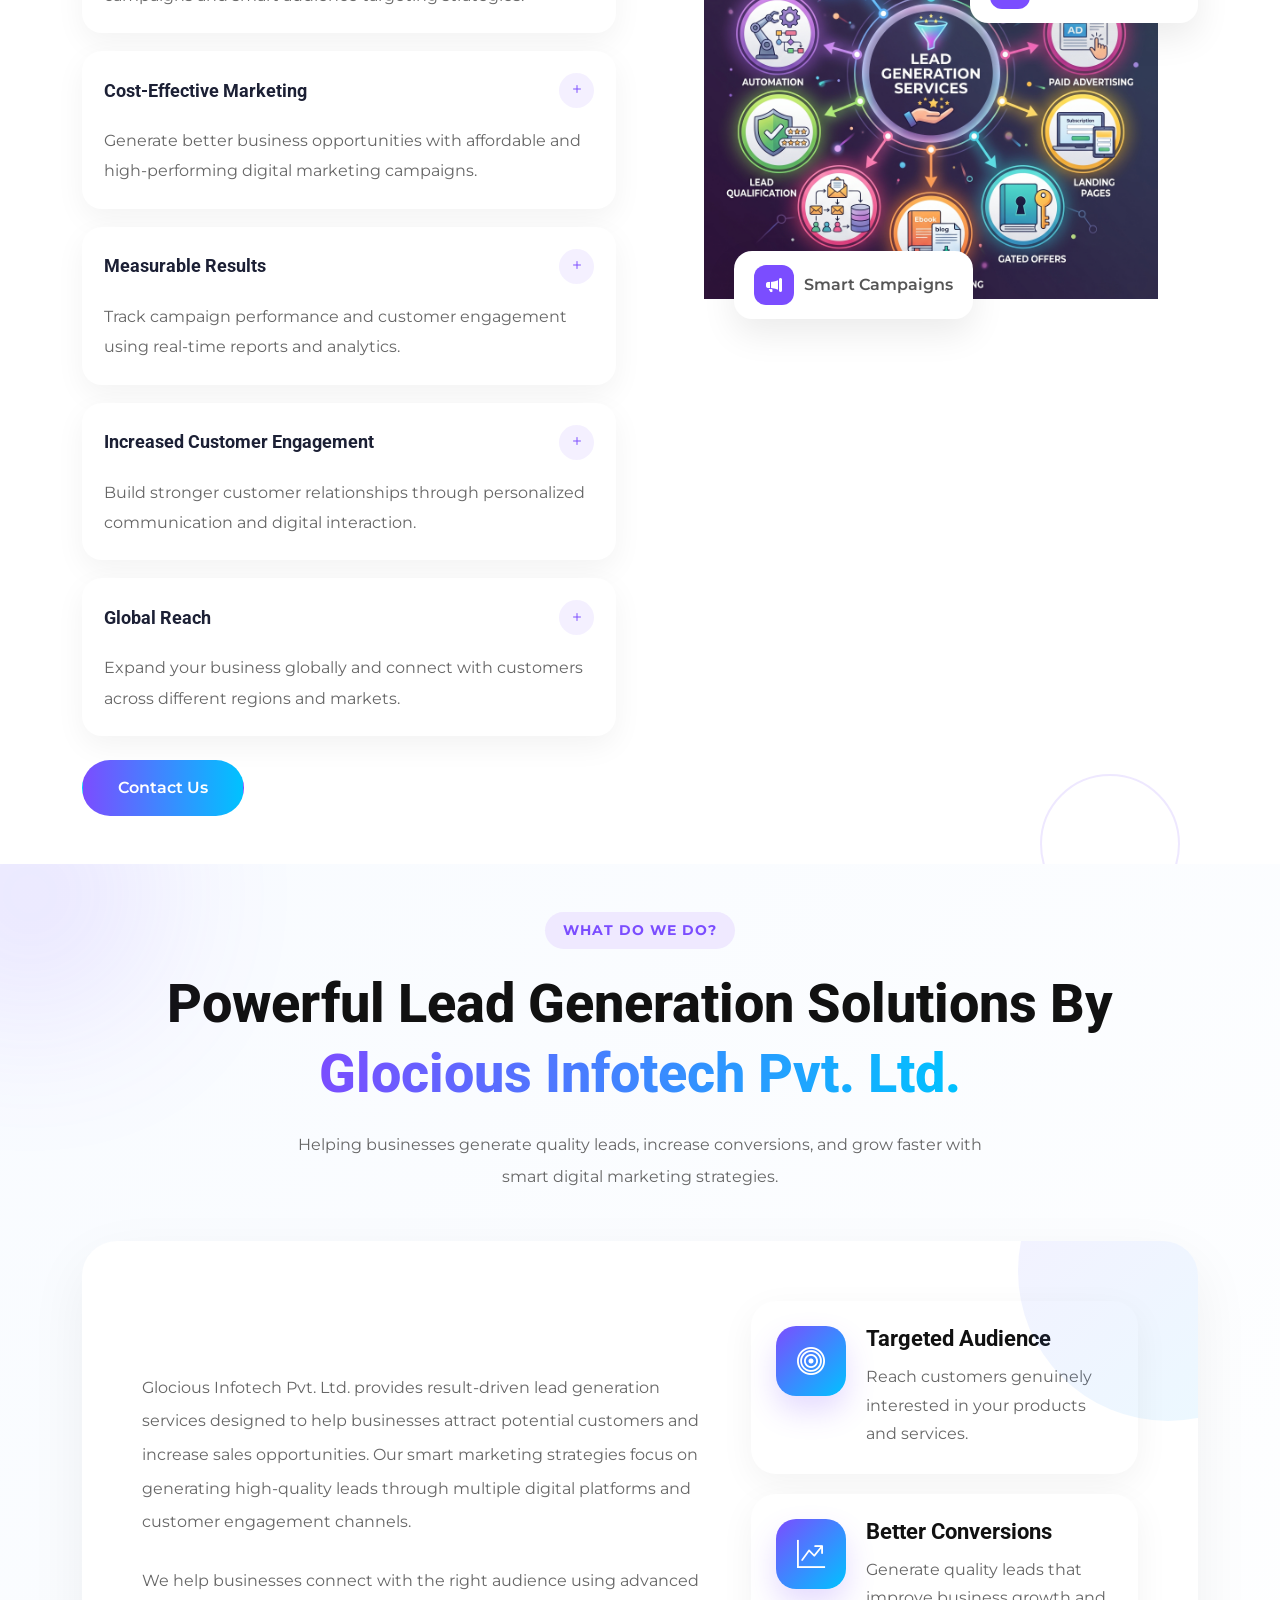
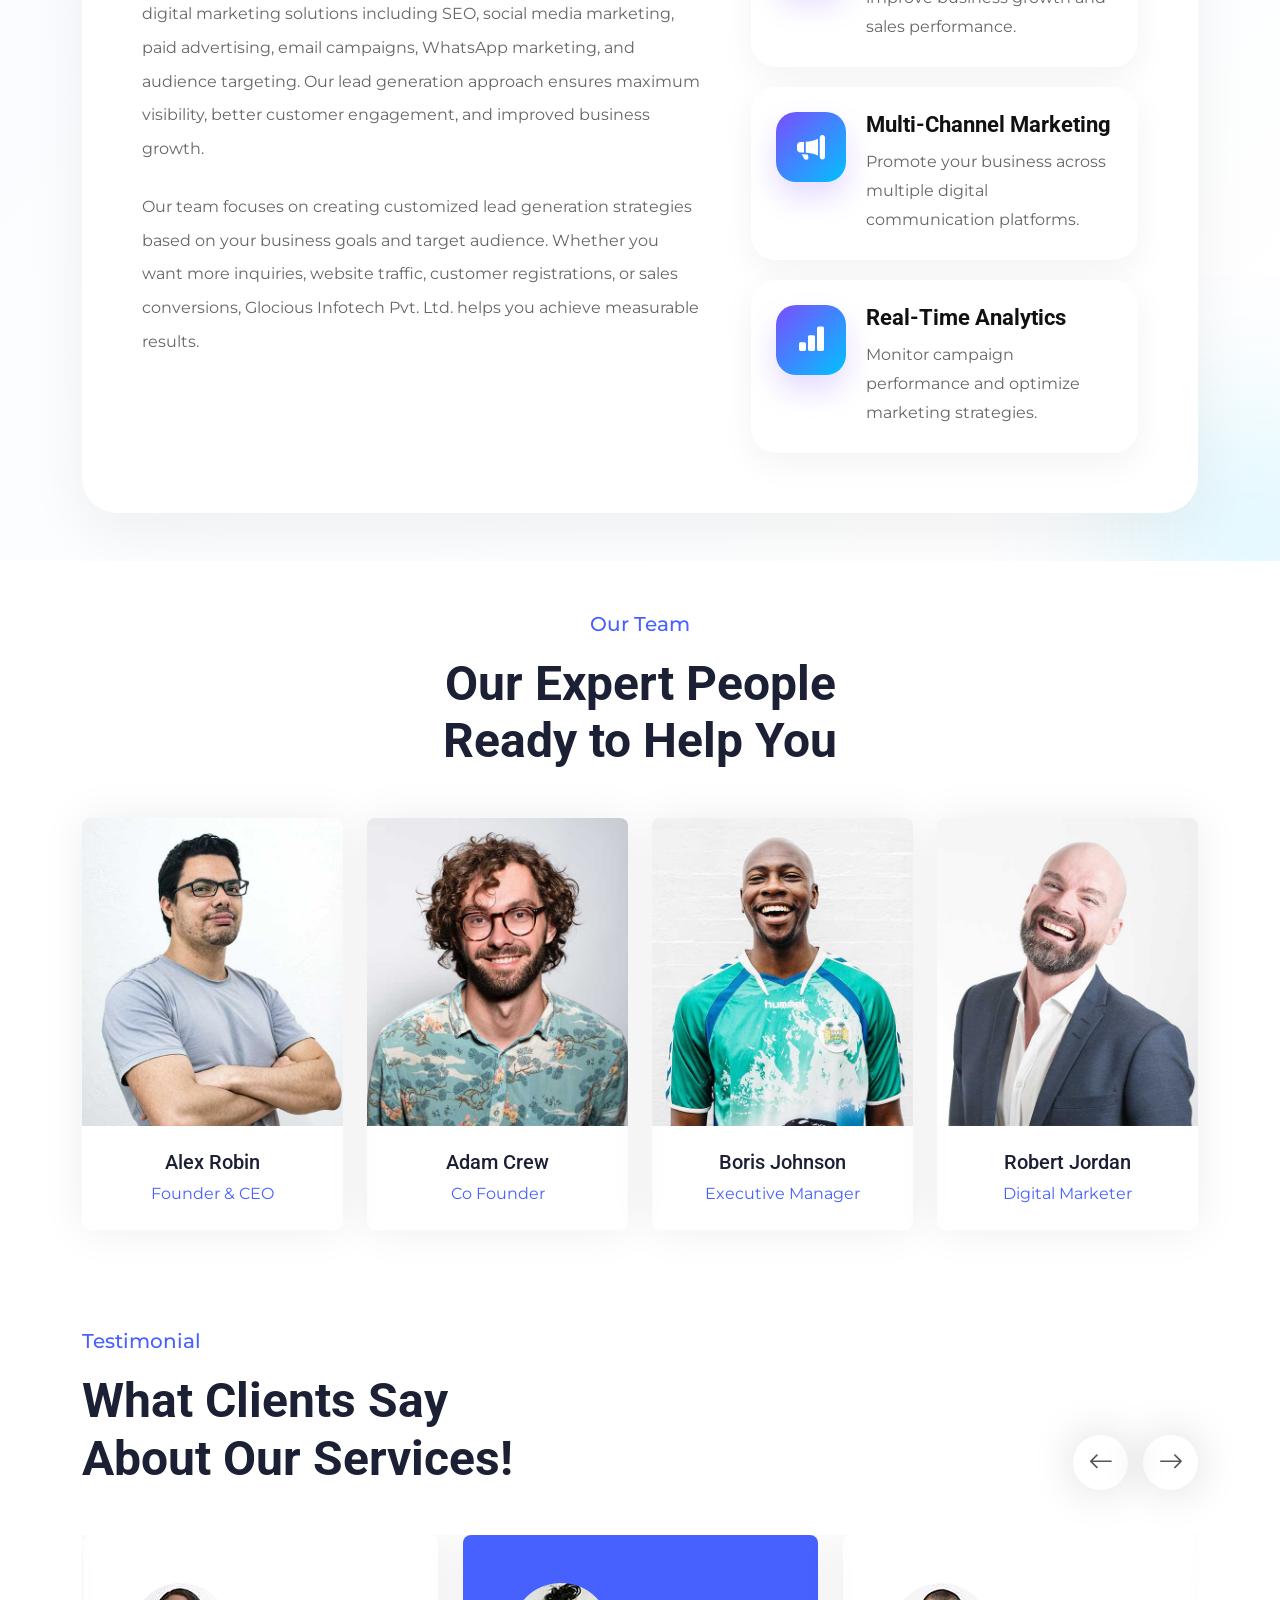
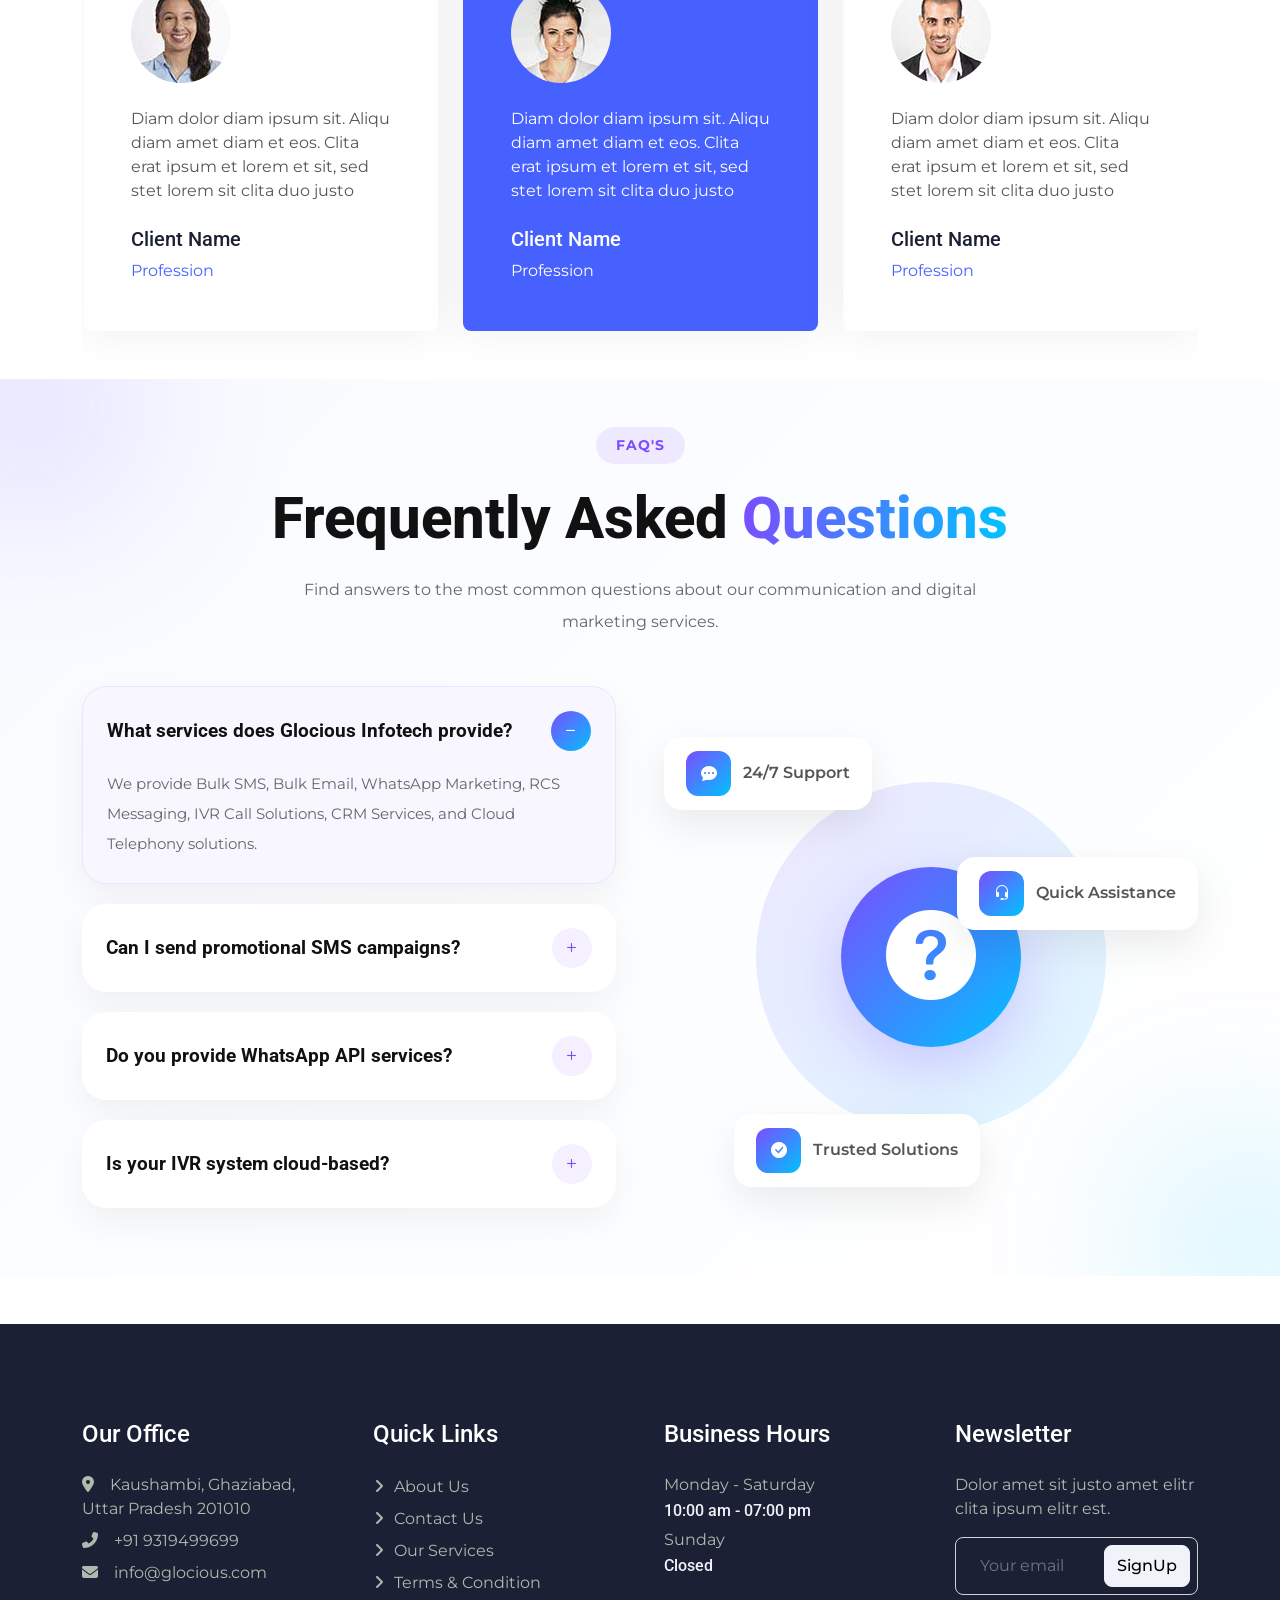
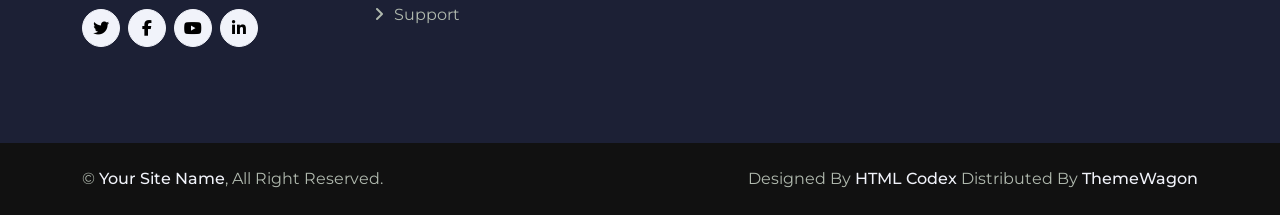
<file: lead.html>
<!DOCTYPE html>
<html lang="en">

<head>
    <meta charset="utf-8">
    <title>Best Digital Marketing Agency in Delhi</title>
    <meta content="width=device-width, initial-scale=1.0" name="viewport">
    <meta content="" name="keywords">
    <meta content="" name="description">

    <!-- Favicon -->
    <link href="img/favicon.ico" rel="icon">

    <!-- Google Web Fonts -->
    <link rel="preconnect" href="https://fonts.googleapis.com">
    <link rel="preconnect" href="https://fonts.gstatic.com" crossorigin>
    <link
        href="https://fonts.googleapis.com/css2?family=Montserrat:wght@400;500&family=Roboto:wght@500;700&display=swap"
        rel="stylesheet">

    <!-- Icon Font Stylesheet -->
    <link href="https://cdnjs.cloudflare.com/ajax/libs/font-awesome/5.10.0/css/all.min.css" rel="stylesheet">
    <link href="https://cdn.jsdelivr.net/npm/bootstrap-icons@1.4.1/font/bootstrap-icons.css" rel="stylesheet">
    <link rel="stylesheet" href="https://cdnjs.cloudflare.com/ajax/libs/font-awesome/6.5.1/css/all.min.css">

    <!-- Libraries Stylesheet -->
    <link href="lib/animate/animate.min.css" rel="stylesheet">
    <link href="lib/owlcarousel/assets/owl.carousel.min.css" rel="stylesheet">
    <link href="lib/lightbox/css/lightbox.min.css" rel="stylesheet">

    <!-- Customized Bootstrap Stylesheet -->
    <link href="css/bootstrap.min.css" rel="stylesheet">

    <!-- Template Stylesheet -->
    <link href="css/style.css" rel="stylesheet">
</head>
<style>
    /* Section */
    .lead-generation-section {
        position: relative;
        background: linear-gradient(135deg, #f8fbff, #ffffff);
        overflow: hidden;
    }

    /* Background */
    .lead-bg {
        position: absolute;
        border-radius: 50%;
        filter: blur(90px);
        opacity: .18;
    }

    .bg-one {
        width: 220px;
        height: 220px;
        background: #7b4dff;
        top: -80px;
        left: -80px;
    }

    .bg-two {
        width: 220px;
        height: 220px;
        background: #00c2ff;
        bottom: -80px;
        right: -80px;
    }

    /* Image */
    .lead-image-box {
        position: relative;
        padding: 40px;
        text-align: center;
    }

    .lead-glow {
        position: absolute;
        width: 350px;
        height: 350px;
        background: linear-gradient(135deg, #7b4dff20, #00c2ff20);
        border-radius: 50%;
        top: 50%;
        left: 50%;
        transform: translate(-50%, -50%);
        animation: leadPulse 5s infinite;
    }

    .lead-main-image {
        position: relative;
        z-index: 2;
        animation: leadFloat 4s ease-in-out infinite;
    }

    /* Floating Cards */
    .lead-floating {
        position: absolute;
        background: #fff;
        padding: 14px 20px;
        border-radius: 18px;
        display: flex;
        align-items: center;
        gap: 10px;
        box-shadow: 0 15px 40px rgba(0, 0, 0, 0.08);
        font-weight: 600;
        z-index: 5;
        animation: leadCard 4s ease-in-out infinite;
    }

    .lead-floating i {
        width: 45px;
        height: 45px;
        border-radius: 12px;
        background: #7b4dff;
        color: #fff;
        display: flex;
        align-items: center;
        justify-content: center;
    }

    /* Position */
    .float-one {
        top: 30px;
        left: 0;
    }

    .float-two {
        top: 150px;
        right: 0;
    }

    .float-three {
        bottom: 30px;
        left: 60px;
    }

    /* Tag */
    .lead-tag {
        display: inline-block;
        padding: 8px 18px;
        background: #efe9ff;
        color: #7b4dff;
        border-radius: 50px;
        font-size: 14px;
        font-weight: 700;
    }

    /* Heading */
    .lead-heading {
        font-size: 58px;
        font-weight: 800;
        margin-top: 20px;
        line-height: 1.2;
        color: #111;
    }

    .lead-heading span {
        background: linear-gradient(90deg, #7b4dff, #ff5fa2);
        -webkit-background-clip: text;
        -webkit-text-fill-color: transparent;
    }

    /* Text */
    .lead-text {
        margin-top: 25px;
        color: #666;
        line-height: 2;
        font-size: 16px;
    }

    /* Features */
    .lead-feature-wrapper {
        display: flex;
        flex-wrap: wrap;
        gap: 15px;
        margin-top: 35px;
    }

    .lead-feature {
        background: #fff;
        padding: 14px 22px;
        border-radius: 50px;
        box-shadow: 0 10px 30px rgba(0, 0, 0, 0.05);
        font-weight: 600;
        color: #444;
    }

    .lead-feature i {
        color: #7b4dff;
        margin-right: 10px;
    }

    /* Buttons */
    .btn-lead-main {
        background: linear-gradient(90deg, #7b4dff, #00c2ff);
        color: #fff;
        padding: 15px 35px;
        border-radius: 50px;
        font-weight: 600;
    }

    .btn-lead-main:hover {
        color: #fff;
        opacity: .9;
    }

    .btn-lead-outline {
        border: 2px solid #7b4dff;
        color: #7b4dff;
        padding: 15px 35px;
        border-radius: 50px;
        font-weight: 600;
    }

    .btn-lead-outline:hover {
        background: #7b4dff;
        color: #fff;
    }

    /* Animation */
    @keyframes leadFloat {

        0% {
            transform: translateY(0px);
        }

        50% {
            transform: translateY(-15px);
        }

        100% {
            transform: translateY(0px);
        }

    }

    @keyframes leadCard {

        0% {
            transform: translateY(0px);
        }

        50% {
            transform: translateY(-10px);
        }

        100% {
            transform: translateY(0px);
        }

    }

    @keyframes leadPulse {

        0% {
            transform: translate(-50%, -50%) scale(1);
        }

        50% {
            transform: translate(-50%, -50%) scale(1.08);
        }

        100% {
            transform: translate(-50%, -50%) scale(1);
        }

    }

    /* Section */
    .lead-benefit-section {
        position: relative;
        background: #fff;
        overflow: hidden;
    }

    /* Background Circles */
    .lead-circle {
        position: absolute;
        border-radius: 50%;
        border: 2px solid #7b4dff20;
    }

    .lead-circle.one {
        width: 160px;
        height: 160px;
        top: -60px;
        left: 150px;
    }

    .lead-circle.two {
        width: 140px;
        height: 140px;
        bottom: -50px;
        right: 100px;
    }

    /* Tag */
    .lead-small-tag {
        display: inline-block;
        padding: 8px 18px;
        background: #efe9ff;
        color: #7b4dff;
        border-radius: 50px;
        font-size: 14px;
        font-weight: 700;
    }

    /* Heading */
    .lead-benefit-heading {
        font-size: 52px;
        font-weight: 800;
        line-height: 1.2;
        margin-top: 20px;
        color: #111;
    }

    .lead-benefit-heading span {
        background: linear-gradient(90deg, #7b4dff, #00c2ff);
        -webkit-background-clip: text;
        -webkit-text-fill-color: transparent;
    }

    /* Text */
    .lead-benefit-text {
        color: #666;
        line-height: 2;
        margin-top: 25px;
    }

    /* Accordion */
    .lead-accordion-wrapper {
        margin-top: 35px;
    }

    /* Card */
    .lead-benefit-card {
        background: #fff;
        border-radius: 20px;
        margin-bottom: 18px;
        padding: 22px;
        box-shadow: 0 10px 30px rgba(0, 0, 0, 0.05);
        cursor: pointer;
        transition: .4s;
    }

    .lead-benefit-card.active {
        background: #f8f6ff;
        border: 1px solid #ebe5ff;
    }

    /* Head */
    .lead-benefit-head {
        display: flex;
        align-items: center;
        justify-content: space-between;
    }

    .lead-benefit-head h5 {
        font-size: 18px;
        font-weight: 700;
        margin: 0;
    }

    /* Toggle */
    .lead-toggle {
        width: 35px;
        height: 35px;
        border-radius: 50%;
        background: #7b4dff15;
        color: #7b4dff;
        display: flex;
        align-items: center;
        justify-content: center;
    }

    /* Body */
    .lead-benefit-body {
        padding-top: 18px;
    }

    .lead-benefit-body p {
        margin: 0;
        color: #666;
        line-height: 1.9;
    }

    /* Button */
    .btn-lead-contact {
        background: linear-gradient(90deg, #7b4dff, #00c2ff);
        color: #fff;
        padding: 15px 35px;
        border-radius: 50px;
        font-weight: 600;
    }

    .btn-lead-contact:hover {
        color: #fff;
        opacity: .9;
    }

    /* Image */
    .lead-benefit-image-box {
        position: relative;
        padding: 40px;
        text-align: center;
    }

    .lead-image-glow {
        position: absolute;
        width: 340px;
        height: 340px;
        background: linear-gradient(135deg, #7b4dff20, #00c2ff20);
        border-radius: 50%;
        top: 50%;
        left: 50%;
        transform: translate(-50%, -50%);
        animation: leadGlow 5s infinite;
    }

    .lead-benefit-image {
        position: relative;
        z-index: 2;
        animation: leadFloat 4s ease-in-out infinite;
    }

    /* Floating Cards */
    .lead-float-card {
        position: absolute;
        background: #fff;
        padding: 14px 20px;
        border-radius: 18px;
        box-shadow: 0 15px 35px rgba(0, 0, 0, 0.08);
        font-weight: 600;
        display: flex;
        align-items: center;
        gap: 10px;
        z-index: 5;
    }

    .lead-float-card i {
        width: 40px;
        height: 40px;
        border-radius: 12px;
        background: #7b4dff;
        color: #fff;
        display: flex;
        align-items: center;
        justify-content: center;
    }

    /* Positions */
    .float-one {
        top: 30px;
        left: 0;
    }

    .float-two {
        top: 150px;
        right: 0;
    }

    .float-three {
        bottom: 20px;
        left: 70px;
    }

    /* Animation */
    @keyframes leadFloat {

        0% {
            transform: translateY(0px);
        }

        50% {
            transform: translateY(-15px);
        }

        100% {
            transform: translateY(0px);
        }

    }

    @keyframes leadGlow {

        0% {
            transform: translate(-50%, -50%) scale(1);
        }

        50% {
            transform: translate(-50%, -50%) scale(1.08);
        }

        100% {
            transform: translate(-50%, -50%) scale(1);
        }

    }

    /* Section */
    .what-we-do-section {
        position: relative;
        background: linear-gradient(135deg, #f8fbff, #ffffff);
        overflow: hidden;
    }

    /* Shapes */
    .wwd-shape {
        position: absolute;
        border-radius: 50%;
        filter: blur(90px);
        opacity: .18;
    }

    .shape-one {
        width: 220px;
        height: 220px;
        background: #7b4dff;
        top: -80px;
        left: -80px;
    }

    .shape-two {
        width: 220px;
        height: 220px;
        background: #00c2ff;
        bottom: -80px;
        right: -80px;
    }

    /* Tag */
    .wwd-tag {
        display: inline-block;
        padding: 8px 18px;
        background: #efe9ff;
        color: #7b4dff;
        border-radius: 50px;
        font-size: 14px;
        font-weight: 700;
        letter-spacing: 1px;
    }

    /* Heading */
    .wwd-heading {
        font-size: 54px;
        font-weight: 800;
        margin-top: 20px;
        color: #111;
        line-height: 1.3;
    }

    .wwd-heading span {
        background: linear-gradient(90deg, #7b4dff, #00c2ff);
        -webkit-background-clip: text;
        -webkit-text-fill-color: transparent;
    }

    /* Subheading */
    .wwd-subheading {
        max-width: 700px;
        margin: auto;
        margin-top: 20px;
        color: #666;
        line-height: 2;
    }

    /* Main Box */
    .wwd-content-box {
        position: relative;
        background: #fff;
        padding: 60px;
        border-radius: 35px;
        box-shadow: 0 20px 60px rgba(0, 0, 0, 0.06);
        overflow: hidden;
    }

    /* Glow */
    .wwd-glow {
        position: absolute;
        width: 300px;
        height: 300px;
        background: linear-gradient(135deg, #7b4dff15, #00c2ff15);
        border-radius: 50%;
        top: -120px;
        right: -120px;
    }

    /* Content */
    .wwd-content p {
        color: #666;
        line-height: 2.1;
        margin-bottom: 25px;
        font-size: 16px;
    }

    /* Feature Box */
    .wwd-feature-box {
        display: flex;
        flex-direction: column;
        gap: 20px;
    }

    /* Feature */
    .wwd-feature {
        display: flex;
        gap: 20px;
        background: #fff;
        padding: 25px;
        border-radius: 25px;
        box-shadow: 0 10px 35px rgba(0, 0, 0, 0.05);
        transition: .4s;
    }

    .wwd-feature:hover {
        transform: translateY(-6px);
    }

    /* Icon */
    .wwd-icon {
        width: 70px;
        height: 70px;
        min-width: 70px;
        border-radius: 20px;
        background: linear-gradient(135deg, #7b4dff, #00c2ff);
        color: #fff;
        display: flex;
        align-items: center;
        justify-content: center;
        font-size: 28px;
        box-shadow: 0 15px 30px rgba(123, 77, 255, .2);
    }

    /* Feature Text */
    .wwd-feature h5 {
        font-size: 22px;
        font-weight: 700;
        margin-bottom: 10px;
        color: #111;
    }

    .wwd-feature p {
        margin: 0;
        color: #666;
        line-height: 1.8;
    }

    /* Responsive */
    @media(max-width:991px) {

        .wwd-heading {
            font-size: 40px;
        }

        .wwd-content-box {
            padding: 35px;
        }

    }

    @media(max-width:576px) {

        .wwd-heading {
            font-size: 30px;
        }

        .wwd-content-box {
            padding: 25px;
        }

        .wwd-feature {
            flex-direction: column;
        }

    }

    /* Responsive */
    @media(max-width:991px) {

        .lead-benefit-heading {
            font-size: 38px;
        }

    }

    @media(max-width:576px) {

        .lead-benefit-heading {
            font-size: 30px;
        }

        .lead-float-card {
            display: none;
        }

    }

    /* Responsive */
    @media(max-width:991px) {

        .lead-heading {
            font-size: 40px;
        }

    }

    @media(max-width:576px) {

        .lead-heading {
            font-size: 30px;
        }

        .lead-floating {
            display: none;
        }

    }
</style>

<body>
    <!-- Spinner Start -->
    <div id="spinner"
        class="show bg-white position-fixed translate-middle w-100 vh-100 top-50 start-50 d-flex align-items-center justify-content-center">
        <div class="spinner-border text-primary" role="status" style="width: 3rem; height: 3rem;"></div>
    </div>
    <!-- Spinner End -->


    <!-- Topbar Start -->
    <div class="container-fluid bg-primary text-white d-none d-lg-flex">
        <div class="container py-3">
            <div class="d-flex align-items-center">
                <div class="ms-auto d-flex align-items-center">
                    <small class="ms-4"><i class="fa fa-map-marker-alt me-3"></i>Kaushambi, Ghaziabad, Uttar Pradesh
                        201010</small>
                    <small class="ms-4"><i class="fa fa-envelope me-3"></i>info@glocious.com</small>
                    <small class="ms-4"><i class="fa fa-phone-alt me-3"></i>+91 9319499699</small>
                    <div class="ms-3 d-flex">
                        <a class="btn btn-sm-square btn-light text-primary rounded-circle ms-2" href=""><i
                                class="fab fa-facebook-f"></i></a>
                        <a class="btn btn-sm-square btn-light text-primary rounded-circle ms-2" href=""><i
                                class="fab fa-twitter"></i></a>
                        <a class="btn btn-sm-square btn-light text-primary rounded-circle ms-2" href=""><i
                                class="fab fa-linkedin-in"></i></a>
                    </div>
                </div>
            </div>
        </div>
    </div>
    <!-- Topbar End -->


    <!-- Navbar Start -->
    <div class="container-fluid bg-white sticky-top">
        <div class="container">
            <nav class="navbar navbar-expand-lg bg-white navbar-light p-lg-0">
                <a href="index.html" class="navbar-brand d-flex align-items-center">

                    <img src="./img/logo.png" alt="Glocious Logo" style="height:100px; width:140px;">

                </a>
                <button type="button" class="navbar-toggler me-0" data-bs-toggle="collapse"
                    data-bs-target="#navbarCollapse">
                    <span class="navbar-toggler-icon"></span>
                </button>
                <div class="collapse navbar-collapse" id="navbarCollapse">
                    <div class="navbar-nav">
                        <a href="index.html" class="nav-item nav-link active">Home</a>
                        <a href="about.html" class="nav-item nav-link">About</a>
                        <div class="nav-item dropdown">
                            <a href="#" class="nav-link dropdown-toggle" data-bs-toggle="dropdown">Services</a>
                            <div class="dropdown-menu bg-light rounded-0 rounded-bottom m-0">
                                <a href="SMS.html" class="dropdown-item">BULK SMS</a>
                                <a href="RCS.html" class="dropdown-item">RCS Message</a>
                                <a href="Email.html" class="dropdown-item">BULK Email</a>
                                <a href="Voice.html" class="dropdown-item">Voice Call</a>
                                <a href="IVR.html" class="dropdown-item">Interactive Voice Response (IVR)</a>
                                <a href="lead.html" class="dropdown-item">Lead Generation</a>
                                <a href="Website.html" class="dropdown-item">Website Development</a>
                                <a href="Whatsapp.html" class="dropdown-item">Whatsapp Marketing</a>
                            </div>
                        </div>
                        <a href="project.html" class="nav-item nav-link">Projects</a>
                        <div class="nav-item dropdown">
                            <a href="#" class="nav-link dropdown-toggle" data-bs-toggle="dropdown">Pages</a>
                            <div class="dropdown-menu bg-light rounded-0 rounded-bottom m-0">
                                <a href="feature.html" class="dropdown-item">Features</a>
                                <a href="team.html" class="dropdown-item">Our Team</a>
                                <a href="testimonial.html" class="dropdown-item">Testimonial</a>
                                <a href="quote.html" class="dropdown-item">Quotation</a>
                                <a href="404.html" class="dropdown-item">404 Page</a>
                            </div>
                        </div>
                        <a href="contact.html" class="nav-item nav-link">Contact</a>
                    </div>
                    <div class="ms-auto d-none d-lg-block">
                        <a href="" class="btn btn-primary rounded-pill py-2 px-3">Get A Quote</a>
                    </div>
                </div>
            </nav>
        </div>
    </div>
    <!-- Navbar End -->

    <section class="lead-generation-section py-5">

        <!-- Background Effects -->
        <div class="lead-bg bg-one"></div>
        <div class="lead-bg bg-two"></div>

        <div class="container">

            <div class="row align-items-center g-5">

                <!-- Left Side -->
                <div class="col-lg-6">

                    <div class="lead-image-box">

                        <!-- Glow -->
                        <div class="lead-glow"></div>

                        <!-- Main Image -->
                        <img src="./img/Lead Generation (2).png" class="img-fluid lead-main-image"
                            alt="Lead Generation">

                        <!-- Floating Cards -->

                        <div class="lead-floating float-one">

                            <i class="bi bi-graph-up-arrow"></i>

                            <span>High Conversions</span>

                        </div>

                        <div class="lead-floating float-two">

                            <i class="bi bi-bullseye"></i>

                            <span>Target Audience</span>

                        </div>

                        <div class="lead-floating float-three">

                            <i class="bi bi-megaphone-fill"></i>

                            <span>Smart Marketing</span>

                        </div>

                    </div>

                </div>

                <!-- Right Side -->
                <div class="col-lg-6">

                    <span class="lead-tag">
                        SERVICES
                    </span>

                    <h2 class="lead-heading">
                        Lead
                        <span>Generation</span>
                    </h2>

                    <p class="lead-text">
                        Digital marketing encompasses the use of various online channels and strategies to promote
                        products, services, and brands. It leverages digital technologies such as the internet, social
                        media, search engines, email marketing, and content creation to reach and engage with a target
                        audience. Digital marketing offers businesses a cost-effective way to connect with their
                        customers, increase brand visibility, generate leads, and drive conversions. It involves
                        techniques such as search engine optimization (SEO), social media marketing (SMM), pay-per-click
                        (PPC) advertising, content marketing, email marketing, and data analytics to optimize campaigns
                        and achieve measurable results.
                    </p>

                    <!-- Buttons -->

                    <div class="mt-5 d-flex gap-3 flex-wrap">

                        <a href="#" class="btn btn-lead-main">

                            Download Brochure

                        </a>

                        <a href="#" class="btn btn-lead-outline">

                            Contact Us

                        </a>

                    </div>

                </div>

            </div>

        </div>

    </section>

    <section class="lead-benefit-section py-5">

        <!-- Background -->
        <div class="lead-circle one"></div>
        <div class="lead-circle two"></div>

        <div class="container">

            <div class="row align-items-center g-5">

                <!-- Left Content -->
                <div class="col-lg-6">

                    <span class="lead-small-tag">
                        LEAD GENERATION
                    </span>

                    <h2 class="lead-benefit-heading">
                        Benefits Of
                        <span>Lead Generation</span>
                    </h2>

                    <p class="lead-benefit-text">
                        Lead generation helps businesses connect with the
                        right audience, increase brand visibility, and
                        generate quality customer inquiries through smart
                        digital marketing strategies and targeted campaigns.
                    </p>

                    <!-- Accordion -->

                    <div class="lead-accordion-wrapper">

                        <!-- Item -->
                        <div class="lead-benefit-card active">

                            <div class="lead-benefit-head">

                                <h5>
                                    Increased Brand Visibility
                                </h5>

                                <span class="lead-toggle">
                                    <i class="bi bi-dash"></i>
                                </span>

                            </div>

                            <div class="lead-benefit-body">

                                <p>
                                    Improve your business presence across
                                    digital platforms and reach more
                                    potential customers effectively.
                                </p>

                            </div>

                        </div>

                        <!-- Item -->
                        <div class="lead-benefit-card">

                            <div class="lead-benefit-head">

                                <h5>
                                    Targeted Audience Reach
                                </h5>

                                <span class="lead-toggle">
                                    <i class="bi bi-plus"></i>
                                </span>

                            </div>

                            <div class="lead-benefit-body">

                                <p>
                                    Connect with the right audience through
                                    customized campaigns and smart audience
                                    targeting strategies.
                                </p>

                            </div>

                        </div>

                        <!-- Item -->
                        <div class="lead-benefit-card">

                            <div class="lead-benefit-head">

                                <h5>
                                    Cost-Effective Marketing
                                </h5>

                                <span class="lead-toggle">
                                    <i class="bi bi-plus"></i>
                                </span>

                            </div>

                            <div class="lead-benefit-body">

                                <p>
                                    Generate better business opportunities
                                    with affordable and high-performing
                                    digital marketing campaigns.
                                </p>

                            </div>

                        </div>

                        <!-- Item -->
                        <div class="lead-benefit-card">

                            <div class="lead-benefit-head">

                                <h5>
                                    Measurable Results
                                </h5>

                                <span class="lead-toggle">
                                    <i class="bi bi-plus"></i>
                                </span>

                            </div>

                            <div class="lead-benefit-body">

                                <p>
                                    Track campaign performance and customer
                                    engagement using real-time reports
                                    and analytics.
                                </p>

                            </div>

                        </div>

                        <!-- Item -->
                        <div class="lead-benefit-card">

                            <div class="lead-benefit-head">

                                <h5>
                                    Increased Customer Engagement
                                </h5>

                                <span class="lead-toggle">
                                    <i class="bi bi-plus"></i>
                                </span>

                            </div>

                            <div class="lead-benefit-body">

                                <p>
                                    Build stronger customer relationships
                                    through personalized communication
                                    and digital interaction.
                                </p>

                            </div>

                        </div>

                        <!-- Item -->
                        <div class="lead-benefit-card">

                            <div class="lead-benefit-head">

                                <h5>
                                    Global Reach
                                </h5>

                                <span class="lead-toggle">
                                    <i class="bi bi-plus"></i>
                                </span>

                            </div>

                            <div class="lead-benefit-body">

                                <p>
                                    Expand your business globally and
                                    connect with customers across
                                    different regions and markets.
                                </p>

                            </div>

                        </div>

                    </div>

                    <!-- Button -->
                    <div class="mt-4">

                        <a href="#" class="btn btn-lead-contact">

                            Contact Us

                        </a>

                    </div>

                </div>

                <!-- Right Image -->
                <div class="col-lg-6">

                    <div class="lead-benefit-image-box">

                        <!-- Glow -->
                        <div class="lead-image-glow"></div>

                        <!-- Main Image -->
                        <img src="./img/lead generation benefit.jpeg" class="img-fluid lead-benefit-image"
                            alt="Lead Benefits">

                        <!-- Floating Cards -->

                        <div class="lead-float-card float-one">

                            <i class="bi bi-graph-up-arrow"></i>

                            High Conversion

                        </div>

                        <div class="lead-float-card float-two">

                            <i class="bi bi-bullseye"></i>

                            Target Audience

                        </div>

                        <div class="lead-float-card float-three">

                            <i class="bi bi-megaphone-fill"></i>

                            Smart Campaigns

                        </div>

                    </div>

                </div>

            </div>

        </div>

    </section>

    <section class="what-we-do-section py-5">

        <!-- Background Shapes -->
        <div class="wwd-shape shape-one"></div>
        <div class="wwd-shape shape-two"></div>

        <div class="container">

            <!-- Heading -->
            <div class="text-center mb-5">

                <span class="wwd-tag">
                    WHAT DO WE DO?
                </span>

                <h2 class="wwd-heading">
                    Powerful Lead Generation Solutions By
                    <span>Glocious Infotech Pvt. Ltd.</span>
                </h2>

                <p class="wwd-subheading">
                    Helping businesses generate quality leads, increase conversions,
                    and grow faster with smart digital marketing strategies.
                </p>

            </div>

            <!-- Main Content -->
            <div class="wwd-content-box">

                <!-- Top Glow -->
                <div class="wwd-glow"></div>

                <!-- Content Grid -->
                <div class="row g-5 align-items-center">

                    <!-- Left -->
                    <div class="col-lg-7">

                        <div class="wwd-content">

                            <p>
                                Glocious Infotech Pvt. Ltd. provides result-driven
                                lead generation services designed to help businesses
                                attract potential customers and increase sales opportunities.
                                Our smart marketing strategies focus on generating
                                high-quality leads through multiple digital platforms
                                and customer engagement channels.
                            </p>

                            <p>
                                We help businesses connect with the right audience
                                using advanced digital marketing solutions including
                                SEO, social media marketing, paid advertising,
                                email campaigns, WhatsApp marketing, and audience targeting.
                                Our lead generation approach ensures maximum visibility,
                                better customer engagement, and improved business growth.
                            </p>

                            <p>
                                Our team focuses on creating customized lead generation
                                strategies based on your business goals and target audience.
                                Whether you want more inquiries, website traffic,
                                customer registrations, or sales conversions,
                                Glocious Infotech Pvt. Ltd. helps you achieve measurable results.
                            </p>

                        </div>

                    </div>

                    <!-- Right -->
                    <div class="col-lg-5">

                        <div class="wwd-feature-box">

                            <div class="wwd-feature">

                                <div class="wwd-icon">
                                    <i class="bi bi-bullseye"></i>
                                </div>

                                <div>

                                    <h5>
                                        Targeted Audience
                                    </h5>

                                    <p>
                                        Reach customers genuinely interested
                                        in your products and services.
                                    </p>

                                </div>

                            </div>

                            <div class="wwd-feature">

                                <div class="wwd-icon">
                                    <i class="bi bi-graph-up-arrow"></i>
                                </div>

                                <div>

                                    <h5>
                                        Better Conversions
                                    </h5>

                                    <p>
                                        Generate quality leads that improve
                                        business growth and sales performance.
                                    </p>

                                </div>

                            </div>

                            <div class="wwd-feature">

                                <div class="wwd-icon">
                                    <i class="bi bi-megaphone-fill"></i>
                                </div>

                                <div>

                                    <h5>
                                        Multi-Channel Marketing
                                    </h5>

                                    <p>
                                        Promote your business across multiple
                                        digital communication platforms.
                                    </p>

                                </div>

                            </div>

                            <div class="wwd-feature">

                                <div class="wwd-icon">
                                    <i class="bi bi-bar-chart-fill"></i>
                                </div>

                                <div>

                                    <h5>
                                        Real-Time Analytics
                                    </h5>

                                    <p>
                                        Monitor campaign performance and
                                        optimize marketing strategies.
                                    </p>

                                </div>

                            </div>

                        </div>

                    </div>

                </div>

            </div>

        </div>

    </section>

    <!-- Team Start -->
    <div class="container-xxl py-5">
        <div class="container">
            <div class="text-center mx-auto wow fadeInUp" data-wow-delay="0.1s" style="max-width: 500px;">
                <p class="fs-5 fw-medium text-primary">Our Team</p>
                <h1 class="display-5 mb-5">Our Expert People Ready to Help You</h1>
            </div>
            <div class="row g-4">
                <div class="col-lg-3 col-md-6 wow fadeInUp" data-wow-delay="0.1s">
                    <div class="team-item rounded overflow-hidden pb-4">
                        <img class="img-fluid mb-4" src="img/team-1.jpg" alt="">
                        <h5>Alex Robin</h5>
                        <span class="text-primary">Founder & CEO</span>
                        <ul class="team-social">
                            <li><a class="btn btn-square" href=""><i class="fab fa-facebook-f"></i></a></li>
                            <li><a class="btn btn-square" href=""><i class="fab fa-twitter"></i></a></li>
                            <li><a class="btn btn-square" href=""><i class="fab fa-instagram"></i></a></li>
                            <li><a class="btn btn-square" href=""><i class="fab fa-linkedin-in"></i></a></li>
                        </ul>
                    </div>
                </div>
                <div class="col-lg-3 col-md-6 wow fadeInUp" data-wow-delay="0.3s">
                    <div class="team-item rounded overflow-hidden pb-4">
                        <img class="img-fluid mb-4" src="img/team-2.jpg" alt="">
                        <h5>Adam Crew</h5>
                        <span class="text-primary">Co Founder</span>
                        <ul class="team-social">
                            <li><a class="btn btn-square" href=""><i class="fab fa-facebook-f"></i></a></li>
                            <li><a class="btn btn-square" href=""><i class="fab fa-twitter"></i></a></li>
                            <li><a class="btn btn-square" href=""><i class="fab fa-instagram"></i></a></li>
                            <li><a class="btn btn-square" href=""><i class="fab fa-linkedin-in"></i></a></li>
                        </ul>
                    </div>
                </div>
                <div class="col-lg-3 col-md-6 wow fadeInUp" data-wow-delay="0.5s">
                    <div class="team-item rounded overflow-hidden pb-4">
                        <img class="img-fluid mb-4" src="img/team-3.jpg" alt="">
                        <h5>Boris Johnson</h5>
                        <span class="text-primary">Executive Manager</span>
                        <ul class="team-social">
                            <li><a class="btn btn-square" href=""><i class="fab fa-facebook-f"></i></a></li>
                            <li><a class="btn btn-square" href=""><i class="fab fa-twitter"></i></a></li>
                            <li><a class="btn btn-square" href=""><i class="fab fa-instagram"></i></a></li>
                            <li><a class="btn btn-square" href=""><i class="fab fa-linkedin-in"></i></a></li>
                        </ul>
                    </div>
                </div>
                <div class="col-lg-3 col-md-6 wow fadeInUp" data-wow-delay="0.7s">
                    <div class="team-item rounded overflow-hidden pb-4">
                        <img class="img-fluid mb-4" src="img/team-4.jpg" alt="">
                        <h5>Robert Jordan</h5>
                        <span class="text-primary">Digital Marketer</span>
                        <ul class="team-social">
                            <li><a class="btn btn-square" href=""><i class="fab fa-facebook-f"></i></a></li>
                            <li><a class="btn btn-square" href=""><i class="fab fa-twitter"></i></a></li>
                            <li><a class="btn btn-square" href=""><i class="fab fa-instagram"></i></a></li>
                            <li><a class="btn btn-square" href=""><i class="fab fa-linkedin-in"></i></a></li>
                        </ul>
                    </div>
                </div>
            </div>
        </div>
    </div>
    <!-- Team End -->


    <!-- Testimonial Start -->
    <div class="container-xxl pt-5">
        <div class="container">
            <div class="text-center text-md-start pb-5 pb-md-0 wow fadeInUp" data-wow-delay="0.1s"
                style="max-width: 500px;">
                <p class="fs-5 fw-medium text-primary">Testimonial</p>
                <h1 class="display-5 mb-5">What Clients Say About Our Services!</h1>
            </div>
            <div class="owl-carousel testimonial-carousel wow fadeInUp" data-wow-delay="0.1s">
                <div class="testimonial-item rounded p-4 p-lg-5 mb-5">
                    <img class="mb-4" src="img/testimonial-1.jpg" alt="">
                    <p class="mb-4">Diam dolor diam ipsum sit. Aliqu diam amet diam et eos. Clita erat ipsum et lorem et
                        sit, sed stet lorem sit clita duo justo</p>
                    <h5>Client Name</h5>
                    <span class="text-primary">Profession</span>
                </div>
                <div class="testimonial-item rounded p-4 p-lg-5 mb-5">
                    <img class="mb-4" src="img/testimonial-2.jpg" alt="">
                    <p class="mb-4">Diam dolor diam ipsum sit. Aliqu diam amet diam et eos. Clita erat ipsum et lorem et
                        sit, sed stet lorem sit clita duo justo</p>
                    <h5>Client Name</h5>
                    <span class="text-primary">Profession</span>
                </div>
                <div class="testimonial-item rounded p-4 p-lg-5 mb-5">
                    <img class="mb-4" src="img/testimonial-3.jpg" alt="">
                    <p class="mb-4">Diam dolor diam ipsum sit. Aliqu diam amet diam et eos. Clita erat ipsum et lorem et
                        sit, sed stet lorem sit clita duo justo</p>
                    <h5>Client Name</h5>
                    <span class="text-primary">Profession</span>
                </div>
                <div class="testimonial-item rounded p-4 p-lg-5 mb-5">
                    <img class="mb-4" src="img/testimonial-4.jpg" alt="">
                    <p class="mb-4">Diam dolor diam ipsum sit. Aliqu diam amet diam et eos. Clita erat ipsum et lorem et
                        sit, sed stet lorem sit clita duo justo</p>
                    <h5>Client Name</h5>
                    <span class="text-primary">Profession</span>
                </div>
            </div>
        </div>
    </div>
    <!-- Testimonial End -->

    <section class="faq-modern-section py-5">

        <!-- Background Shapes -->
        <div class="faq-shape shape-one"></div>
        <div class="faq-shape shape-two"></div>

        <div class="container">

            <!-- Heading -->
            <div class="text-center mb-5">

                <span class="faq-tag">
                    FAQ'S
                </span>

                <h2 class="faq-heading">
                    Frequently Asked
                    <span>Questions</span>
                </h2>

                <p class="faq-subtitle">
                    Find answers to the most common questions about
                    our communication and digital marketing services.
                </p>

            </div>

            <div class="row align-items-center g-5">

                <!-- Left Content -->
                <div class="col-lg-6">

                    <!-- FAQ Item -->
                    <div class="faq-card active">

                        <div class="faq-head">

                            <h5>
                                What services does Glocious Infotech provide?
                            </h5>

                            <span class="faq-toggle">
                                <i class="bi bi-dash"></i>
                            </span>

                        </div>

                        <div class="faq-body">

                            <p>
                                We provide Bulk SMS, Bulk Email,
                                WhatsApp Marketing, RCS Messaging,
                                IVR Call Solutions, CRM Services,
                                and Cloud Telephony solutions.
                            </p>

                        </div>

                    </div>

                    <!-- FAQ Item -->
                    <div class="faq-card">

                        <div class="faq-head">

                            <h5>
                                Can I send promotional SMS campaigns?
                            </h5>

                            <span class="faq-toggle">
                                <i class="bi bi-plus"></i>
                            </span>

                        </div>

                        <div class="faq-body">

                            <p>
                                Yes, our Bulk SMS platform allows
                                businesses to run promotional and
                                transactional campaigns instantly.
                            </p>

                        </div>

                    </div>

                    <!-- FAQ Item -->
                    <div class="faq-card">

                        <div class="faq-head">

                            <h5>
                                Do you provide WhatsApp API services?
                            </h5>

                            <span class="faq-toggle">
                                <i class="bi bi-plus"></i>
                            </span>

                        </div>

                        <div class="faq-body">

                            <p>
                                Yes, we provide advanced WhatsApp
                                Business API solutions with automation,
                                chatbot integration, and bulk messaging.
                            </p>

                        </div>

                    </div>

                    <!-- FAQ Item -->
                    <div class="faq-card">

                        <div class="faq-head">

                            <h5>
                                Is your IVR system cloud-based?
                            </h5>

                            <span class="faq-toggle">
                                <i class="bi bi-plus"></i>
                            </span>

                        </div>

                        <div class="faq-body">

                            <p>
                                Yes, our IVR and telephony solutions
                                are fully cloud-based, scalable,
                                secure, and easy to manage.
                            </p>

                        </div>

                    </div>

                </div>

                <!-- Right Side -->
                <div class="col-lg-6">

                    <div class="faq-image-box">

                        <!-- Glow -->
                        <div class="faq-glow"></div>

                        <!-- Main Icon -->
                        <div class="faq-main-icon">

                            <i class="bi bi-question-circle-fill"></i>

                        </div>

                        <!-- Floating Cards -->

                        <div class="faq-floating float-one">

                            <i class="bi bi-chat-dots-fill"></i>

                            <span>24/7 Support</span>

                        </div>

                        <div class="faq-floating float-two">

                            <i class="bi bi-headset"></i>

                            <span>Quick Assistance</span>

                        </div>

                        <div class="faq-floating float-three">

                            <i class="bi bi-check-circle-fill"></i>

                            <span>Trusted Solutions</span>

                        </div>

                    </div>

                </div>

            </div>

        </div>

    </section>

    <!-- Footer Start -->
    <div class="container-fluid bg-dark footer mt-5 py-5 wow fadeIn" data-wow-delay="0.1s">
        <div class="container py-5">
            <div class="row g-5">
                <div class="col-lg-3 col-md-6">
                    <h4 class="text-white mb-4">Our Office</h4>
                    <p class="mb-2"><i class="fa fa-map-marker-alt me-3"></i>Kaushambi, Ghaziabad, Uttar Pradesh 201010
                    </p>
                    <p class="mb-2"><i class="fa fa-phone-alt me-3"></i>+91 9319499699</p>
                    <p class="mb-2"><i class="fa fa-envelope me-3"></i>info@glocious.com</p>
                    <div class="d-flex pt-3">
                        <a class="btn btn-square btn-light rounded-circle me-2" href=""><i
                                class="fab fa-twitter"></i></a>
                        <a class="btn btn-square btn-light rounded-circle me-2" href=""><i
                                class="fab fa-facebook-f"></i></a>
                        <a class="btn btn-square btn-light rounded-circle me-2" href=""><i
                                class="fab fa-youtube"></i></a>
                        <a class="btn btn-square btn-light rounded-circle me-2" href=""><i
                                class="fab fa-linkedin-in"></i></a>
                    </div>
                </div>
                <div class="col-lg-3 col-md-6">
                    <h4 class="text-white mb-4">Quick Links</h4>
                    <a class="btn btn-link" href="">About Us</a>
                    <a class="btn btn-link" href="">Contact Us</a>
                    <a class="btn btn-link" href="">Our Services</a>
                    <a class="btn btn-link" href="">Terms & Condition</a>
                    <a class="btn btn-link" href="">Support</a>
                </div>
                <div class="col-lg-3 col-md-6">
                    <h4 class="text-white mb-4">Business Hours</h4>
                    <p class="mb-1">Monday - Saturday</p>
                    <h6 class="text-light">10:00 am - 07:00 pm</h6>
                    <p class="mb-1">Sunday</p>
                    <h6 class="text-light">Closed</h6>
                </div>
                <div class="col-lg-3 col-md-6">
                    <h4 class="text-white mb-4">Newsletter</h4>
                    <p>Dolor amet sit justo amet elitr clita ipsum elitr est.</p>
                    <div class="position-relative w-100">
                        <input class="form-control bg-transparent w-100 py-3 ps-4 pe-5" type="text"
                            placeholder="Your email">
                        <button type="button"
                            class="btn btn-light py-2 position-absolute top-0 end-0 mt-2 me-2">SignUp</button>
                    </div>
                </div>
            </div>
        </div>
    </div>
    <!-- Footer End -->


    <!-- Copyright Start -->
    <div class="container-fluid copyright py-4">
        <div class="container">
            <div class="row">
                <div class="col-md-6 text-center text-md-start mb-3 mb-md-0">
                    &copy; <a class="fw-medium text-light" href="#">Your Site Name</a>, All Right Reserved.
                </div>
                <div class="col-md-6 text-center text-md-end">
                    <!--/*** This template is free as long as you keep the footer author’s credit link/attribution link/backlink. If you'd like to use the template without the footer author’s credit link/attribution link/backlink, you can purchase the Credit Removal License from "https://htmlcodex.com/credit-removal". Thank you for your support. ***/-->
                    Designed By <a class="fw-medium text-light" href="https://htmlcodex.com">HTML Codex</a>
                    Distributed By <a class="fw-medium text-light" href="https://themewagon.com">ThemeWagon</a>
                </div>
            </div>
        </div>
    </div>
    <!-- Copyright End -->


    <!-- Back to Top -->
    <a href="#" class="btn btn-lg btn-primary btn-lg-square rounded-circle back-to-top"><i
            class="bi bi-arrow-up"></i></a>


    <!-- JavaScript Libraries -->
    <script src="https://ajax.googleapis.com/ajax/libs/jquery/3.6.1/jquery.min.js"></script>
    <script src="https://cdn.jsdelivr.net/npm/bootstrap@5.0.0/dist/js/bootstrap.bundle.min.js"></script>
    <script src="lib/wow/wow.min.js"></script>
    <script src="lib/easing/easing.min.js"></script>
    <script src="lib/waypoints/waypoints.min.js"></script>
    <script src="lib/owlcarousel/owl.carousel.min.js"></script>
    <script src="lib/lightbox/js/lightbox.min.js"></script>

    <!-- Template Javascript -->
    <script src="js/main.js"></script>
</body>

</html>
</file>
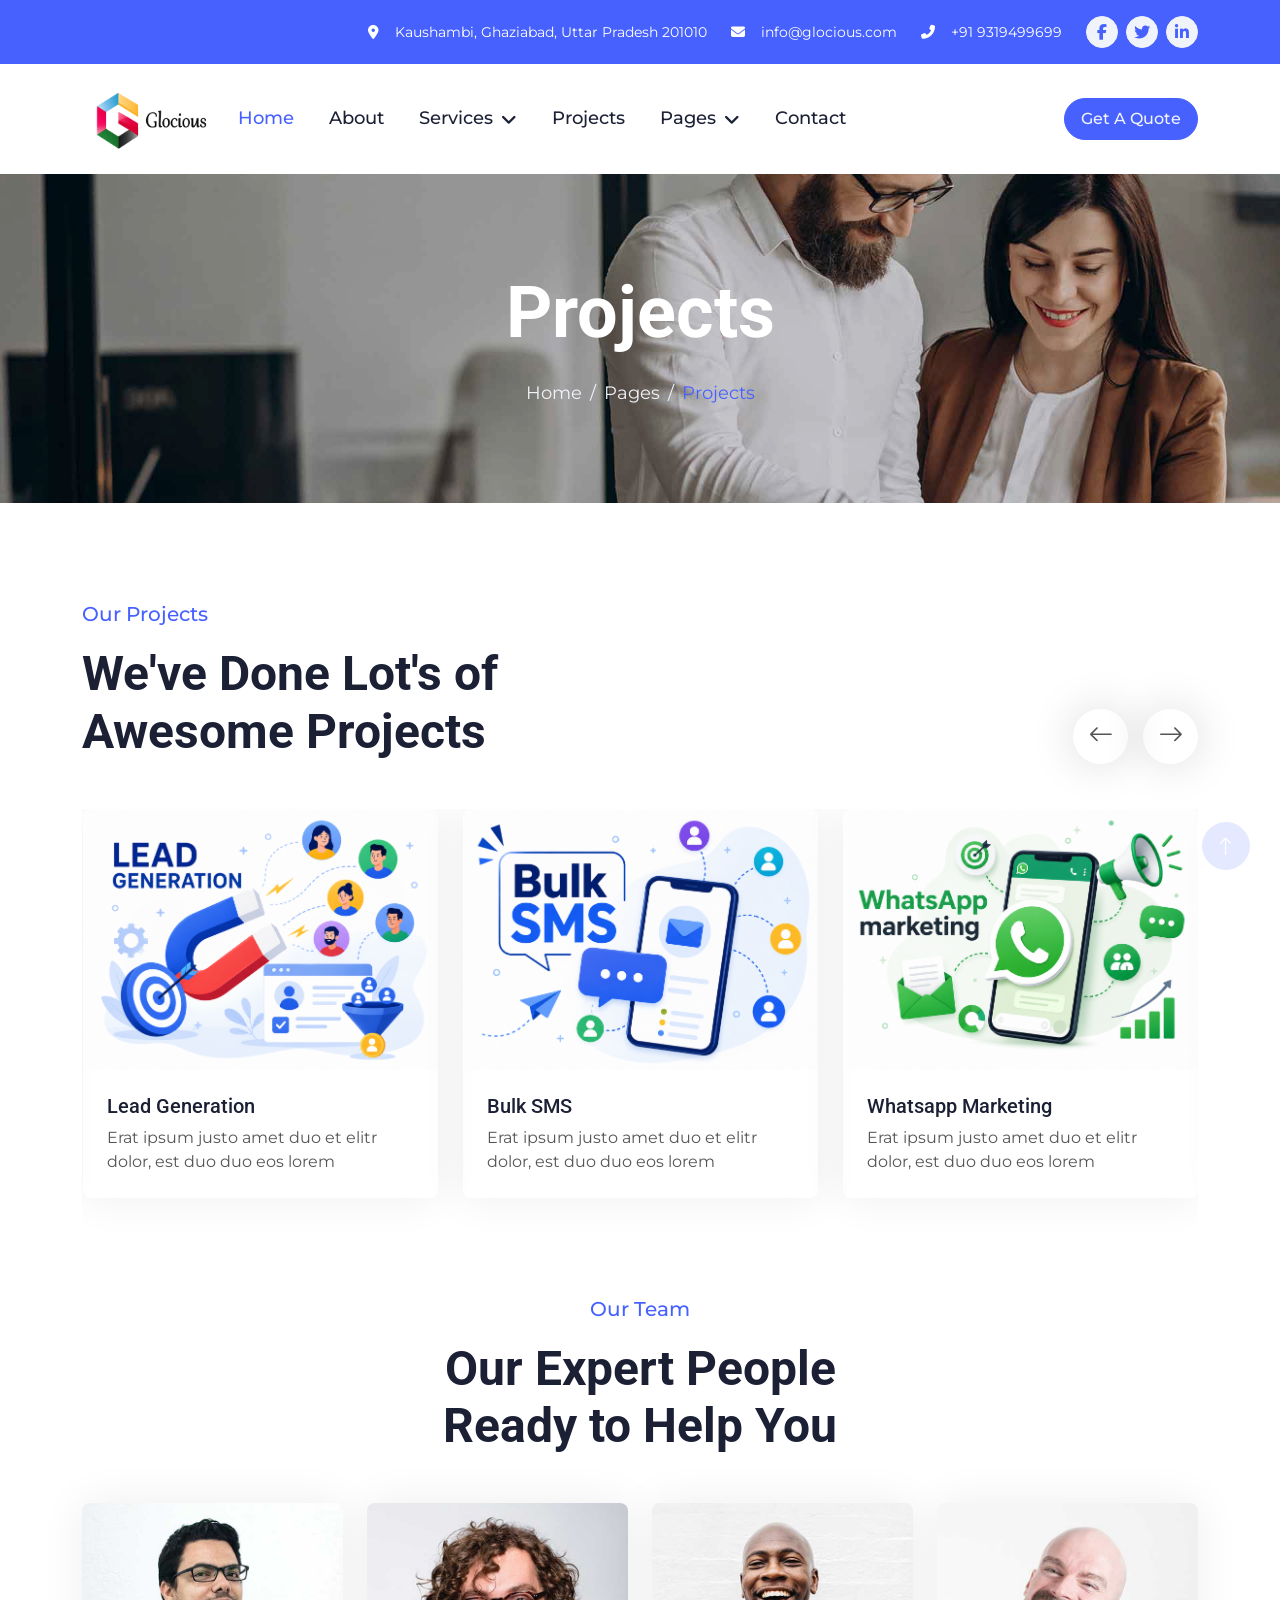
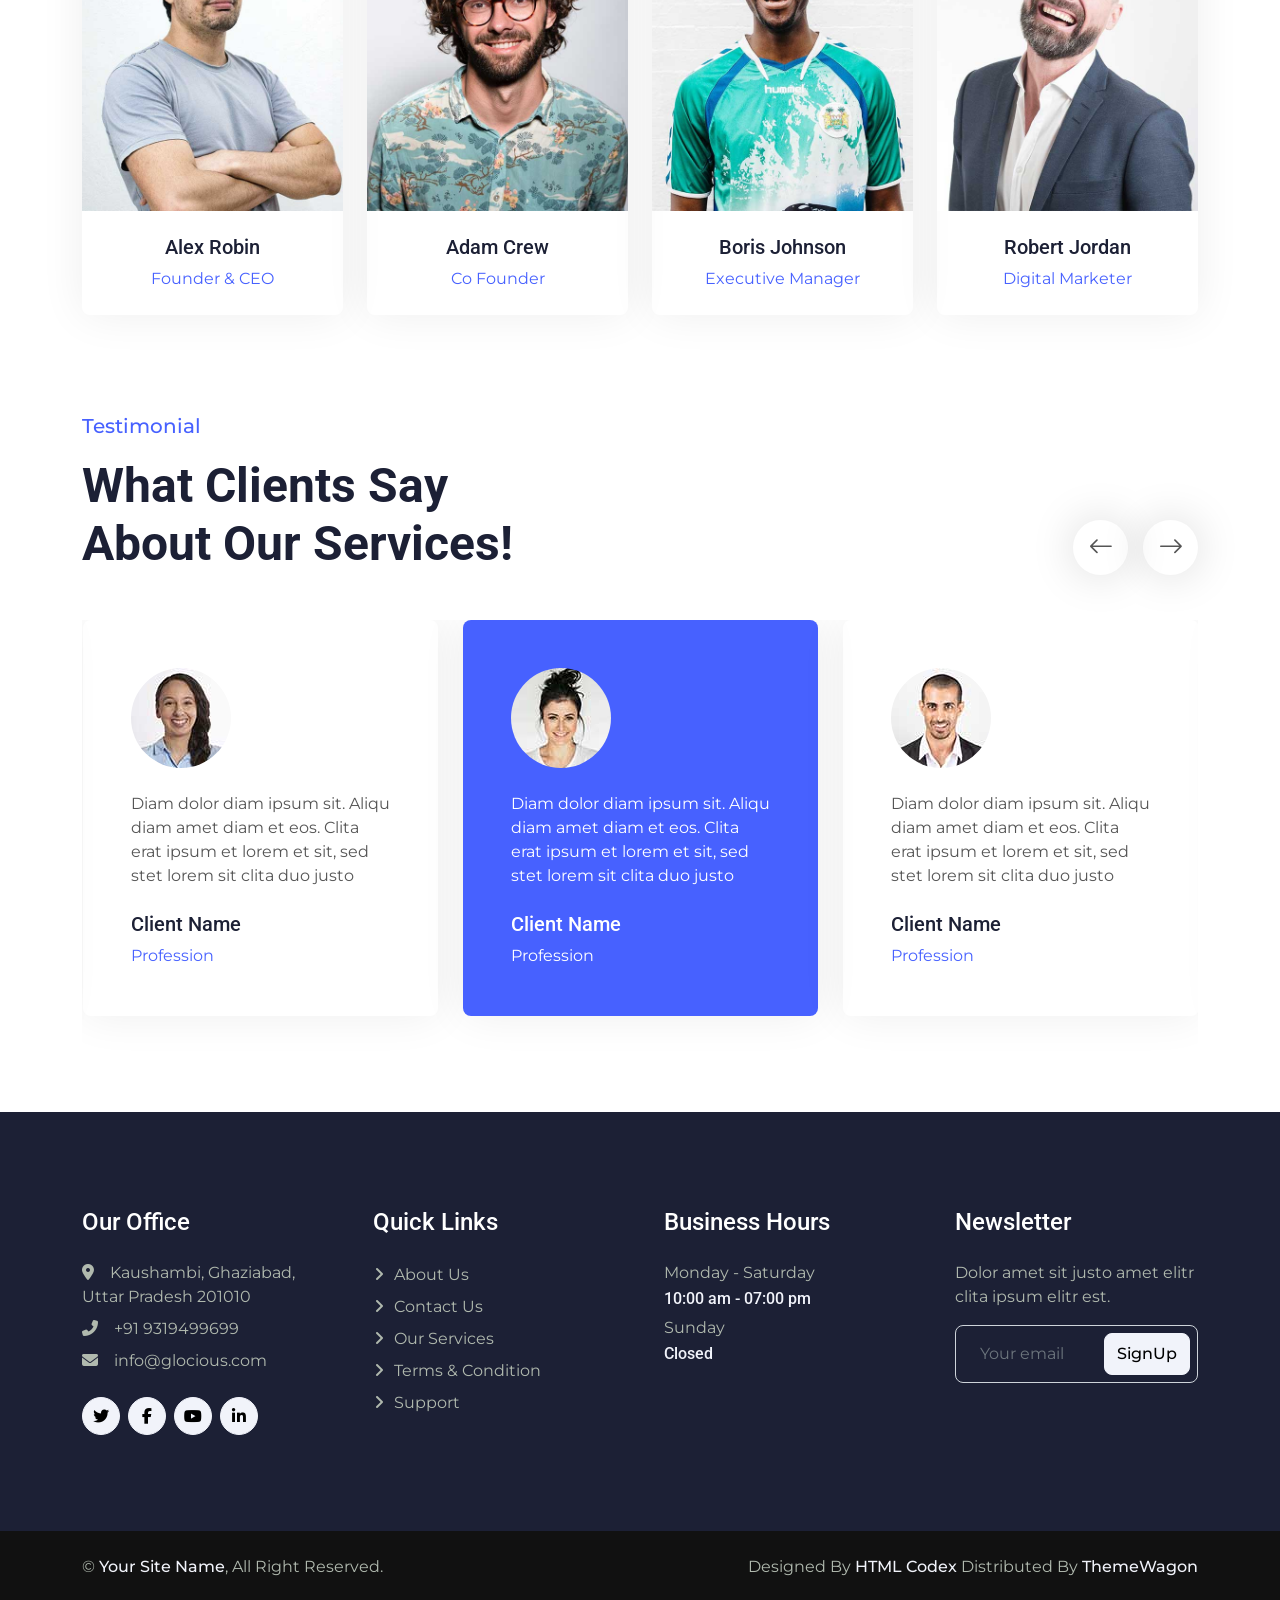
<file: project.html>
<!DOCTYPE html>
<html lang="en">

<head>
    <meta charset="utf-8">
    <title>Best Digital Marketing Agency in Delhi</title>
    <meta content="width=device-width, initial-scale=1.0" name="viewport">
    <meta content="" name="keywords">
    <meta content="" name="description">

    <!-- Favicon -->
    <link href="img/favicon.ico" rel="icon">

    <!-- Google Web Fonts -->
    <link rel="preconnect" href="https://fonts.googleapis.com">
    <link rel="preconnect" href="https://fonts.gstatic.com" crossorigin>
    <link
        href="https://fonts.googleapis.com/css2?family=Montserrat:wght@400;500&family=Roboto:wght@500;700&display=swap"
        rel="stylesheet">

    <!-- Icon Font Stylesheet -->
    <link href="https://cdnjs.cloudflare.com/ajax/libs/font-awesome/5.10.0/css/all.min.css" rel="stylesheet">
    <link href="https://cdn.jsdelivr.net/npm/bootstrap-icons@1.4.1/font/bootstrap-icons.css" rel="stylesheet">
    <link rel="stylesheet" href="https://cdnjs.cloudflare.com/ajax/libs/font-awesome/6.5.1/css/all.min.css">

    <!-- Libraries Stylesheet -->
    <link href="lib/animate/animate.min.css" rel="stylesheet">
    <link href="lib/owlcarousel/assets/owl.carousel.min.css" rel="stylesheet">
    <link href="lib/lightbox/css/lightbox.min.css" rel="stylesheet">

    <!-- Customized Bootstrap Stylesheet -->
    <link href="css/bootstrap.min.css" rel="stylesheet">

    <!-- Template Stylesheet -->
    <link href="css/style.css" rel="stylesheet">
</head>

<body>
    <!-- Spinner Start -->
    <div id="spinner"
        class="show bg-white position-fixed translate-middle w-100 vh-100 top-50 start-50 d-flex align-items-center justify-content-center">
        <div class="spinner-border text-primary" role="status" style="width: 3rem; height: 3rem;"></div>
    </div>
    <!-- Spinner End -->


    <!-- Topbar Start -->
    <div class="container-fluid bg-primary text-white d-none d-lg-flex">
        <div class="container py-3">
            <div class="d-flex align-items-center">
                <div class="ms-auto d-flex align-items-center">
                    <small class="ms-4"><i class="fa fa-map-marker-alt me-3"></i>Kaushambi, Ghaziabad, Uttar Pradesh
                        201010</small>
                    <small class="ms-4"><i class="fa fa-envelope me-3"></i>info@glocious.com</small>
                    <small class="ms-4"><i class="fa fa-phone-alt me-3"></i>+91 9319499699</small>
                    <div class="ms-3 d-flex">
                        <a class="btn btn-sm-square btn-light text-primary rounded-circle ms-2" href=""><i
                                class="fab fa-facebook-f"></i></a>
                        <a class="btn btn-sm-square btn-light text-primary rounded-circle ms-2" href=""><i
                                class="fab fa-twitter"></i></a>
                        <a class="btn btn-sm-square btn-light text-primary rounded-circle ms-2" href=""><i
                                class="fab fa-linkedin-in"></i></a>
                    </div>
                </div>
            </div>
        </div>
    </div>
    <!-- Topbar End -->


    <!-- Navbar Start -->
    <div class="container-fluid bg-white sticky-top">
        <div class="container">
            <nav class="navbar navbar-expand-lg bg-white navbar-light p-lg-0">
                <a href="index.html" class="navbar-brand d-flex align-items-center">

                    <img src="./img/logo.png" alt="Glocious Logo" style="height:100px; width:140px;">

                </a>
                <button type="button" class="navbar-toggler me-0" data-bs-toggle="collapse"
                    data-bs-target="#navbarCollapse">
                    <span class="navbar-toggler-icon"></span>
                </button>
                <div class="collapse navbar-collapse" id="navbarCollapse">
                    <div class="navbar-nav">
                        <a href="index.html" class="nav-item nav-link active">Home</a>
                        <a href="about.html" class="nav-item nav-link">About</a>
                        <div class="nav-item dropdown">
                            <a href="#" class="nav-link dropdown-toggle" data-bs-toggle="dropdown">Services</a>
                            <div class="dropdown-menu bg-light rounded-0 rounded-bottom m-0">
                                <a href="SMS.html" class="dropdown-item">BULK SMS</a>
                                <a href="RCS.html" class="dropdown-item">RCS Message</a>
                                <a href="Email.html" class="dropdown-item">BULK Email</a>
                                <a href="Voice.html" class="dropdown-item">Voice Call</a>
                                <a href="IVR.html" class="dropdown-item">Interactive Voice Response (IVR)</a>
                                <a href="lead.html" class="dropdown-item">Lead Generation</a>
                                <a href="Website.html" class="dropdown-item">Website Development</a>
                                <a href="Whatsapp.html" class="dropdown-item">Whatsapp Marketing</a>
                            </div>
                        </div>
                        <a href="project.html" class="nav-item nav-link">Projects</a>
                        <div class="nav-item dropdown">
                            <a href="#" class="nav-link dropdown-toggle" data-bs-toggle="dropdown">Pages</a>
                            <div class="dropdown-menu bg-light rounded-0 rounded-bottom m-0">
                                <a href="feature.html" class="dropdown-item">Features</a>
                                <a href="team.html" class="dropdown-item">Our Team</a>
                                <a href="testimonial.html" class="dropdown-item">Testimonial</a>
                                <a href="quote.html" class="dropdown-item">Quotation</a>
                                <a href="404.html" class="dropdown-item">404 Page</a>
                            </div>
                        </div>
                        <a href="contact.html" class="nav-item nav-link">Contact</a>
                    </div>
                    <div class="ms-auto d-none d-lg-block">
                        <a href="" class="btn btn-primary rounded-pill py-2 px-3">Get A Quote</a>
                    </div>
                </div>
            </nav>
        </div>
    </div>
    <!-- Navbar End -->

    <!-- Page Header Start -->
    <div class="container-fluid page-header py-5 mb-5 wow fadeIn" data-wow-delay="0.1s">
        <div class="container text-center py-5">
            <h1 class="display-2 text-white mb-4 animated slideInDown">Projects</h1>
            <nav aria-label="breadcrumb animated slideInDown">
                <ol class="breadcrumb justify-content-center mb-0">
                    <li class="breadcrumb-item"><a href="#">Home</a></li>
                    <li class="breadcrumb-item"><a href="#">Pages</a></li>
                    <li class="breadcrumb-item text-primary" aria-current="page">Projects</li>
                </ol>
            </nav>
        </div>
    </div>
    <!-- Page Header End -->


    <!-- Project Start -->
    <div class="container-xxl pt-5">
        <div class="container">
            <div class="text-center text-md-start pb-5 pb-md-0 wow fadeInUp" data-wow-delay="0.1s"
                style="max-width: 500px;">
                <p class="fs-5 fw-medium text-primary">Our Projects</p>
                <h1 class="display-5 mb-5">We've Done Lot's of Awesome Projects</h1>
            </div>
            <div class="owl-carousel project-carousel wow fadeInUp" data-wow-delay="0.1s">
                <div class="project-item mb-5">
                    <div class="position-relative">
                        <img class="img-fluid" src="./img/bulk sms.png" alt="">
                        <div class="project-overlay">
                            <a class="btn btn-lg-square btn-light rounded-circle m-1" href="img/project-1.jpg"
                                data-lightbox="project"><i class="fa fa-eye"></i></a>
                            <a class="btn btn-lg-square btn-light rounded-circle m-1" href=""><i
                                    class="fa fa-link"></i></a>
                        </div>
                    </div>
                    <div class="p-4">
                        <a class="d-block h5" href="">Bulk SMS</a>
                        <span>Erat ipsum justo amet duo et elitr dolor, est duo duo eos lorem</span>
                    </div>
                </div>
                <div class="project-item mb-5">
                    <div class="position-relative">
                        <img class="img-fluid" src="./img/whatsapp marketing.png" alt="">
                        <div class="project-overlay">
                            <a class="btn btn-lg-square btn-light rounded-circle m-1" href="img/project-2.jpg"
                                data-lightbox="project"><i class="fa fa-eye"></i></a>
                            <a class="btn btn-lg-square btn-light rounded-circle m-1" href=""><i
                                    class="fa fa-link"></i></a>
                        </div>
                    </div>
                    <div class="p-4">
                        <a class="d-block h5" href="">Whatsapp Marketing</a>
                        <span>Erat ipsum justo amet duo et elitr dolor, est duo duo eos lorem</span>
                    </div>
                </div>
                <div class="project-item mb-5">
                    <div class="position-relative">
                        <img class="img-fluid" src="./img/Bulk Email.png" alt="">
                        <div class="project-overlay">
                            <a class="btn btn-lg-square btn-light rounded-circle m-1" href="img/project-3.jpg"
                                data-lightbox="project"><i class="fa fa-eye"></i></a>
                            <a class="btn btn-lg-square btn-light rounded-circle m-1" href=""><i
                                    class="fa fa-link"></i></a>
                        </div>
                    </div>
                    <div class="p-4">
                        <a class="d-block h5" href="">Buik Email</a>
                        <span>Erat ipsum justo amet duo et elitr dolor, est duo duo eos lorem</span>
                    </div>
                </div>
                <div class="project-item mb-5">
                    <div class="position-relative">
                        <img class="img-fluid" src="./img/RCS Message.png" alt="">
                        <div class="project-overlay">
                            <a class="btn btn-lg-square btn-light rounded-circle m-1" href="img/project-3.jpg"
                                data-lightbox="project"><i class="fa fa-eye"></i></a>
                            <a class="btn btn-lg-square btn-light rounded-circle m-1" href=""><i
                                    class="fa fa-link"></i></a>
                        </div>
                    </div>
                    <div class="p-4">
                        <a class="d-block h5" href="">RCS Message</a>
                        <span>Erat ipsum justo amet duo et elitr dolor, est duo duo eos lorem</span>
                    </div>
                </div>
                <div class="project-item mb-5">
                    <div class="position-relative">
                        <img class="img-fluid" src="./img/lead generation.png" alt="">
                        <div class="project-overlay">
                            <a class="btn btn-lg-square btn-light rounded-circle m-1" href="img/project-4.jpg"
                                data-lightbox="project"><i class="fa fa-eye"></i></a>
                            <a class="btn btn-lg-square btn-light rounded-circle m-1" href=""><i
                                    class="fa fa-link"></i></a>
                        </div>
                    </div>
                    <div class="p-4">
                        <a class="d-block h5" href="">Lead Generation</a>
                        <span>Erat ipsum justo amet duo et elitr dolor, est duo duo eos lorem</span>
                    </div>
                </div>
            </div>
        </div>
    </div>
    <!-- Project End -->

     <!-- Team Start -->
    <div class="container-xxl py-5">
        <div class="container">
            <div class="text-center mx-auto wow fadeInUp" data-wow-delay="0.1s" style="max-width: 500px;">
                <p class="fs-5 fw-medium text-primary">Our Team</p>
                <h1 class="display-5 mb-5">Our Expert People Ready to Help You</h1>
            </div>
            <div class="row g-4">
                <div class="col-lg-3 col-md-6 wow fadeInUp" data-wow-delay="0.1s">
                    <div class="team-item rounded overflow-hidden pb-4">
                        <img class="img-fluid mb-4" src="img/team-1.jpg" alt="">
                        <h5>Alex Robin</h5>
                        <span class="text-primary">Founder & CEO</span>
                        <ul class="team-social">
                            <li><a class="btn btn-square" href=""><i class="fab fa-facebook-f"></i></a></li>
                            <li><a class="btn btn-square" href=""><i class="fab fa-twitter"></i></a></li>
                            <li><a class="btn btn-square" href=""><i class="fab fa-instagram"></i></a></li>
                            <li><a class="btn btn-square" href=""><i class="fab fa-linkedin-in"></i></a></li>
                        </ul>
                    </div>
                </div>
                <div class="col-lg-3 col-md-6 wow fadeInUp" data-wow-delay="0.3s">
                    <div class="team-item rounded overflow-hidden pb-4">
                        <img class="img-fluid mb-4" src="img/team-2.jpg" alt="">
                        <h5>Adam Crew</h5>
                        <span class="text-primary">Co Founder</span>
                        <ul class="team-social">
                            <li><a class="btn btn-square" href=""><i class="fab fa-facebook-f"></i></a></li>
                            <li><a class="btn btn-square" href=""><i class="fab fa-twitter"></i></a></li>
                            <li><a class="btn btn-square" href=""><i class="fab fa-instagram"></i></a></li>
                            <li><a class="btn btn-square" href=""><i class="fab fa-linkedin-in"></i></a></li>
                        </ul>
                    </div>
                </div>
                <div class="col-lg-3 col-md-6 wow fadeInUp" data-wow-delay="0.5s">
                    <div class="team-item rounded overflow-hidden pb-4">
                        <img class="img-fluid mb-4" src="img/team-3.jpg" alt="">
                        <h5>Boris Johnson</h5>
                        <span class="text-primary">Executive Manager</span>
                        <ul class="team-social">
                            <li><a class="btn btn-square" href=""><i class="fab fa-facebook-f"></i></a></li>
                            <li><a class="btn btn-square" href=""><i class="fab fa-twitter"></i></a></li>
                            <li><a class="btn btn-square" href=""><i class="fab fa-instagram"></i></a></li>
                            <li><a class="btn btn-square" href=""><i class="fab fa-linkedin-in"></i></a></li>
                        </ul>
                    </div>
                </div>
                <div class="col-lg-3 col-md-6 wow fadeInUp" data-wow-delay="0.7s">
                    <div class="team-item rounded overflow-hidden pb-4">
                        <img class="img-fluid mb-4" src="img/team-4.jpg" alt="">
                        <h5>Robert Jordan</h5>
                        <span class="text-primary">Digital Marketer</span>
                        <ul class="team-social">
                            <li><a class="btn btn-square" href=""><i class="fab fa-facebook-f"></i></a></li>
                            <li><a class="btn btn-square" href=""><i class="fab fa-twitter"></i></a></li>
                            <li><a class="btn btn-square" href=""><i class="fab fa-instagram"></i></a></li>
                            <li><a class="btn btn-square" href=""><i class="fab fa-linkedin-in"></i></a></li>
                        </ul>
                    </div>
                </div>
            </div>
        </div>
    </div>
    <!-- Team End -->


    <!-- Testimonial Start -->
    <div class="container-xxl pt-5">
        <div class="container">
            <div class="text-center text-md-start pb-5 pb-md-0 wow fadeInUp" data-wow-delay="0.1s"
                style="max-width: 500px;">
                <p class="fs-5 fw-medium text-primary">Testimonial</p>
                <h1 class="display-5 mb-5">What Clients Say About Our Services!</h1>
            </div>
            <div class="owl-carousel testimonial-carousel wow fadeInUp" data-wow-delay="0.1s">
                <div class="testimonial-item rounded p-4 p-lg-5 mb-5">
                    <img class="mb-4" src="img/testimonial-1.jpg" alt="">
                    <p class="mb-4">Diam dolor diam ipsum sit. Aliqu diam amet diam et eos. Clita erat ipsum et lorem et
                        sit, sed stet lorem sit clita duo justo</p>
                    <h5>Client Name</h5>
                    <span class="text-primary">Profession</span>
                </div>
                <div class="testimonial-item rounded p-4 p-lg-5 mb-5">
                    <img class="mb-4" src="img/testimonial-2.jpg" alt="">
                    <p class="mb-4">Diam dolor diam ipsum sit. Aliqu diam amet diam et eos. Clita erat ipsum et lorem et
                        sit, sed stet lorem sit clita duo justo</p>
                    <h5>Client Name</h5>
                    <span class="text-primary">Profession</span>
                </div>
                <div class="testimonial-item rounded p-4 p-lg-5 mb-5">
                    <img class="mb-4" src="img/testimonial-3.jpg" alt="">
                    <p class="mb-4">Diam dolor diam ipsum sit. Aliqu diam amet diam et eos. Clita erat ipsum et lorem et
                        sit, sed stet lorem sit clita duo justo</p>
                    <h5>Client Name</h5>
                    <span class="text-primary">Profession</span>
                </div>
                <div class="testimonial-item rounded p-4 p-lg-5 mb-5">
                    <img class="mb-4" src="img/testimonial-4.jpg" alt="">
                    <p class="mb-4">Diam dolor diam ipsum sit. Aliqu diam amet diam et eos. Clita erat ipsum et lorem et
                        sit, sed stet lorem sit clita duo justo</p>
                    <h5>Client Name</h5>
                    <span class="text-primary">Profession</span>
                </div>
            </div>
        </div>
    </div>
    <!-- Testimonial End -->


    <!-- Footer Start -->
    <div class="container-fluid bg-dark footer mt-5 py-5 wow fadeIn" data-wow-delay="0.1s">
        <div class="container py-5">
            <div class="row g-5">
                <div class="col-lg-3 col-md-6">
                    <h4 class="text-white mb-4">Our Office</h4>
                    <p class="mb-2"><i class="fa fa-map-marker-alt me-3"></i>Kaushambi, Ghaziabad, Uttar Pradesh 201010
                    </p>
                    <p class="mb-2"><i class="fa fa-phone-alt me-3"></i>+91 9319499699</p>
                    <p class="mb-2"><i class="fa fa-envelope me-3"></i>info@glocious.com</p>
                    <div class="d-flex pt-3">
                        <a class="btn btn-square btn-light rounded-circle me-2" href=""><i
                                class="fab fa-twitter"></i></a>
                        <a class="btn btn-square btn-light rounded-circle me-2" href=""><i
                                class="fab fa-facebook-f"></i></a>
                        <a class="btn btn-square btn-light rounded-circle me-2" href=""><i
                                class="fab fa-youtube"></i></a>
                        <a class="btn btn-square btn-light rounded-circle me-2" href=""><i
                                class="fab fa-linkedin-in"></i></a>
                    </div>
                </div>
                <div class="col-lg-3 col-md-6">
                    <h4 class="text-white mb-4">Quick Links</h4>
                    <a class="btn btn-link" href="">About Us</a>
                    <a class="btn btn-link" href="">Contact Us</a>
                    <a class="btn btn-link" href="">Our Services</a>
                    <a class="btn btn-link" href="">Terms & Condition</a>
                    <a class="btn btn-link" href="">Support</a>
                </div>
                <div class="col-lg-3 col-md-6">
                    <h4 class="text-white mb-4">Business Hours</h4>
                    <p class="mb-1">Monday - Saturday</p>
                    <h6 class="text-light">10:00 am - 07:00 pm</h6>
                    <p class="mb-1">Sunday</p>
                    <h6 class="text-light">Closed</h6>
                </div>
                <div class="col-lg-3 col-md-6">
                    <h4 class="text-white mb-4">Newsletter</h4>
                    <p>Dolor amet sit justo amet elitr clita ipsum elitr est.</p>
                    <div class="position-relative w-100">
                        <input class="form-control bg-transparent w-100 py-3 ps-4 pe-5" type="text"
                            placeholder="Your email">
                        <button type="button"
                            class="btn btn-light py-2 position-absolute top-0 end-0 mt-2 me-2">SignUp</button>
                    </div>
                </div>
            </div>
        </div>
    </div>
    <!-- Footer End -->


    <!-- Copyright Start -->
    <div class="container-fluid copyright py-4">
        <div class="container">
            <div class="row">
                <div class="col-md-6 text-center text-md-start mb-3 mb-md-0">
                    &copy; <a class="fw-medium text-light" href="#">Your Site Name</a>, All Right Reserved.
                </div>
                <div class="col-md-6 text-center text-md-end">
                    <!--/*** This template is free as long as you keep the footer author’s credit link/attribution link/backlink. If you'd like to use the template without the footer author’s credit link/attribution link/backlink, you can purchase the Credit Removal License from "https://htmlcodex.com/credit-removal". Thank you for your support. ***/-->
                    Designed By <a class="fw-medium text-light" href="https://htmlcodex.com">HTML Codex</a>
                    Distributed By <a class="fw-medium text-light" href="https://themewagon.com">ThemeWagon</a>
                </div>
            </div>
        </div>
    </div>
    <!-- Copyright End -->


    <!-- Back to Top -->
    <a href="#" class="btn btn-lg btn-primary btn-lg-square rounded-circle back-to-top"><i
            class="bi bi-arrow-up"></i></a>


    <!-- JavaScript Libraries -->
    <script src="https://ajax.googleapis.com/ajax/libs/jquery/3.6.1/jquery.min.js"></script>
    <script src="https://cdn.jsdelivr.net/npm/bootstrap@5.0.0/dist/js/bootstrap.bundle.min.js"></script>
    <script src="lib/wow/wow.min.js"></script>
    <script src="lib/easing/easing.min.js"></script>
    <script src="lib/waypoints/waypoints.min.js"></script>
    <script src="lib/owlcarousel/owl.carousel.min.js"></script>
    <script src="lib/lightbox/js/lightbox.min.js"></script>

    <!-- Template Javascript -->
    <script src="js/main.js"></script>
</body>

</html>
</file>
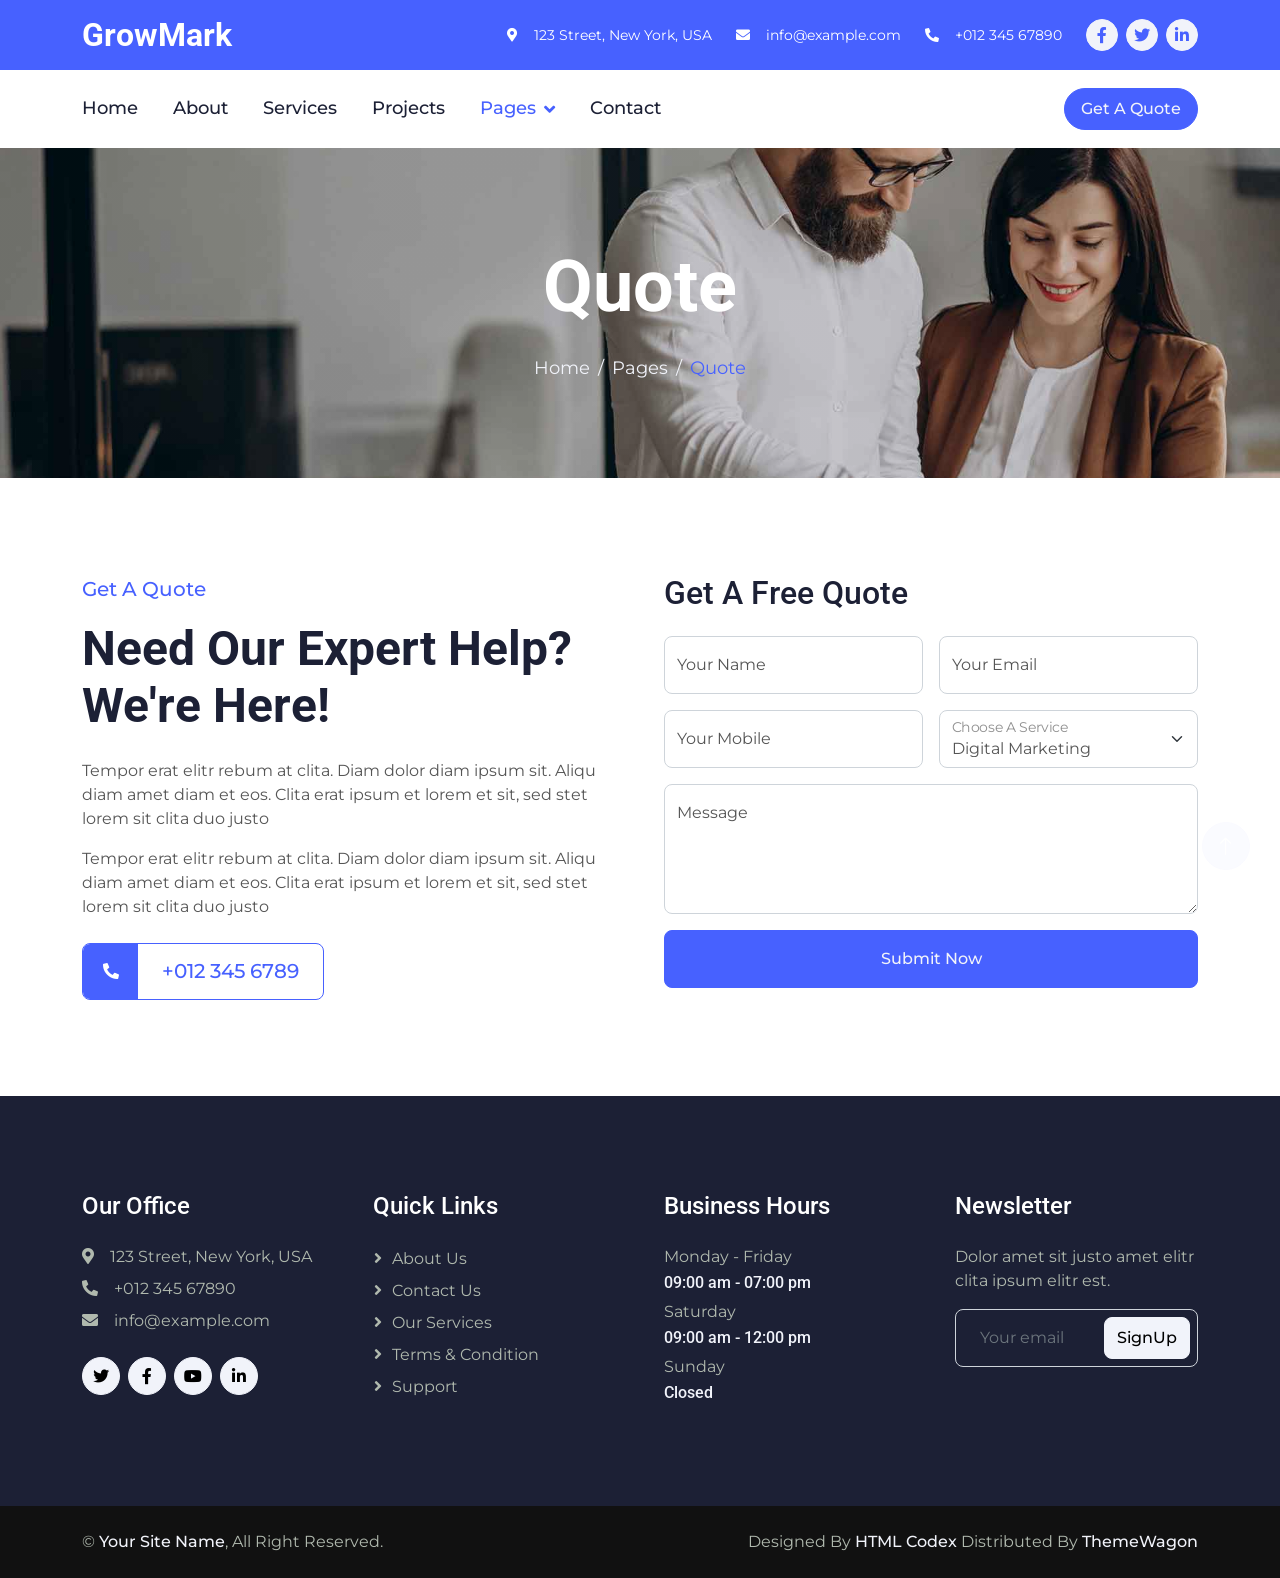
<file: quote.html>
<!DOCTYPE html>
<html lang="en">

<head>
    <meta charset="utf-8">
    <title>GrowMark - Digital Marketing HTML Template</title>
    <meta content="width=device-width, initial-scale=1.0" name="viewport">
    <meta content="" name="keywords">
    <meta content="" name="description">

    <!-- Favicon -->
    <link href="img/favicon.ico" rel="icon">

    <!-- Google Web Fonts -->
    <link rel="preconnect" href="https://fonts.googleapis.com">
    <link rel="preconnect" href="https://fonts.gstatic.com" crossorigin>
    <link
        href="https://fonts.googleapis.com/css2?family=Montserrat:wght@400;500&family=Roboto:wght@500;700&display=swap"
        rel="stylesheet">

    <!-- Icon Font Stylesheet -->
    <link href="https://cdnjs.cloudflare.com/ajax/libs/font-awesome/5.10.0/css/all.min.css" rel="stylesheet">
    <link href="https://cdn.jsdelivr.net/npm/bootstrap-icons@1.4.1/font/bootstrap-icons.css" rel="stylesheet">

    <!-- Libraries Stylesheet -->
    <link href="lib/animate/animate.min.css" rel="stylesheet">
    <link href="lib/owlcarousel/assets/owl.carousel.min.css" rel="stylesheet">
    <link href="lib/lightbox/css/lightbox.min.css" rel="stylesheet">

    <!-- Customized Bootstrap Stylesheet -->
    <link href="css/bootstrap.min.css" rel="stylesheet">

    <!-- Template Stylesheet -->
    <link href="css/style.css" rel="stylesheet">
</head>

<body>
    <!-- Spinner Start -->
    <div id="spinner"
        class="show bg-white position-fixed translate-middle w-100 vh-100 top-50 start-50 d-flex align-items-center justify-content-center">
        <div class="spinner-border text-primary" role="status" style="width: 3rem; height: 3rem;"></div>
    </div>
    <!-- Spinner End -->


    <!-- Topbar Start -->
    <div class="container-fluid bg-primary text-white d-none d-lg-flex">
        <div class="container py-3">
            <div class="d-flex align-items-center">
                <a href="index.html">
                    <h2 class="text-white fw-bold m-0">GrowMark</h2>
                </a>
                <div class="ms-auto d-flex align-items-center">
                    <small class="ms-4"><i class="fa fa-map-marker-alt me-3"></i>123 Street, New York, USA</small>
                    <small class="ms-4"><i class="fa fa-envelope me-3"></i>info@example.com</small>
                    <small class="ms-4"><i class="fa fa-phone-alt me-3"></i>+012 345 67890</small>
                    <div class="ms-3 d-flex">
                        <a class="btn btn-sm-square btn-light text-primary rounded-circle ms-2" href=""><i
                                class="fab fa-facebook-f"></i></a>
                        <a class="btn btn-sm-square btn-light text-primary rounded-circle ms-2" href=""><i
                                class="fab fa-twitter"></i></a>
                        <a class="btn btn-sm-square btn-light text-primary rounded-circle ms-2" href=""><i
                                class="fab fa-linkedin-in"></i></a>
                    </div>
                </div>
            </div>
        </div>
    </div>
    <!-- Topbar End -->


    <!-- Navbar Start -->
    <div class="container-fluid bg-white sticky-top">
        <div class="container">
            <nav class="navbar navbar-expand-lg bg-white navbar-light p-lg-0">
                <a href="index.html" class="navbar-brand d-lg-none">
                    <h1 class="fw-bold m-0">GrowMark</h1>
                </a>
                <button type="button" class="navbar-toggler me-0" data-bs-toggle="collapse"
                    data-bs-target="#navbarCollapse">
                    <span class="navbar-toggler-icon"></span>
                </button>
                <div class="collapse navbar-collapse" id="navbarCollapse">
                    <div class="navbar-nav">
                        <a href="index.html" class="nav-item nav-link">Home</a>
                        <a href="about.html" class="nav-item nav-link">About</a>
                        <a href="service.html" class="nav-item nav-link">Services</a>
                        <a href="project.html" class="nav-item nav-link">Projects</a>
                        <div class="nav-item dropdown">
                            <a href="#" class="nav-link dropdown-toggle active" data-bs-toggle="dropdown">Pages</a>
                            <div class="dropdown-menu bg-light rounded-0 rounded-bottom m-0">
                                <a href="feature.html" class="dropdown-item">Features</a>
                                <a href="team.html" class="dropdown-item">Our Team</a>
                                <a href="testimonial.html" class="dropdown-item">Testimonial</a>
                                <a href="quote.html" class="dropdown-item active">Quotation</a>
                                <a href="404.html" class="dropdown-item">404 Page</a>
                            </div>
                        </div>
                        <a href="contact.html" class="nav-item nav-link">Contact</a>
                    </div>
                    <div class="ms-auto d-none d-lg-block">
                        <a href="" class="btn btn-primary rounded-pill py-2 px-3">Get A Quote</a>
                    </div>
                </div>
            </nav>
        </div>
    </div>
    <!-- Navbar End -->


    <!-- Page Header Start -->
    <div class="container-fluid page-header py-5 mb-5 wow fadeIn" data-wow-delay="0.1s">
        <div class="container text-center py-5">
            <h1 class="display-2 text-white mb-4 animated slideInDown">Quote</h1>
            <nav aria-label="breadcrumb animated slideInDown">
                <ol class="breadcrumb justify-content-center mb-0">
                    <li class="breadcrumb-item"><a href="#">Home</a></li>
                    <li class="breadcrumb-item"><a href="#">Pages</a></li>
                    <li class="breadcrumb-item text-primary" aria-current="page">Quote</li>
                </ol>
            </nav>
        </div>
    </div>
    <!-- Page Header End -->


    <!-- Quote Start -->
    <div class="container-xxl py-5">
        <div class="container">
            <div class="row g-5">
                <div class="col-lg-6 wow fadeInUp" data-wow-delay="0.1s">
                    <p class="fs-5 fw-medium text-primary">Get A Quote</p>
                    <h1 class="display-5 mb-4">Need Our Expert Help? We're Here!</h1>
                    <p>Tempor erat elitr rebum at clita. Diam dolor diam ipsum sit. Aliqu diam amet diam et eos. Clita
                        erat ipsum et lorem et sit, sed stet lorem sit clita duo justo</p>
                    <p class="mb-4">Tempor erat elitr rebum at clita. Diam dolor diam ipsum sit. Aliqu diam amet diam et
                        eos. Clita erat ipsum et lorem et sit, sed stet lorem sit clita duo justo</p>
                    <a class="d-inline-flex align-items-center rounded overflow-hidden border border-primary" href="">
                        <span class="btn-lg-square bg-primary" style="width: 55px; height: 55px;">
                            <i class="fa fa-phone-alt text-white"></i>
                        </span>
                        <span class="fs-5 fw-medium mx-4">+012 345 6789</span>
                    </a>
                </div>
                <div class="col-lg-6 wow fadeInUp" data-wow-delay="0.5s">
                    <h2 class="mb-4">Get A Free Quote</h2>
                    <div class="row g-3">
                        <div class="col-sm-6">
                            <div class="form-floating">
                                <input type="text" class="form-control" id="name" placeholder="Your Name">
                                <label for="name">Your Name</label>
                            </div>
                        </div>
                        <div class="col-sm-6">
                            <div class="form-floating">
                                <input type="email" class="form-control" id="mail" placeholder="Your Email">
                                <label for="mail">Your Email</label>
                            </div>
                        </div>
                        <div class="col-sm-6">
                            <div class="form-floating">
                                <input type="text" class="form-control" id="mobile" placeholder="Your Mobile">
                                <label for="mobile">Your Mobile</label>
                            </div>
                        </div>
                        <div class="col-sm-6">
                            <div class="form-floating">
                                <select class="form-select" id="service">
                                    <option selected>Digital Marketing</option>
                                    <option value="">Social Marketing</option>
                                    <option value="">Content Marketing</option>
                                    <option value="">E-mail Marketing</option>
                                </select>
                                <label for="service">Choose A Service</label>
                            </div>
                        </div>
                        <div class="col-12">
                            <div class="form-floating">
                                <textarea class="form-control" placeholder="Leave a message here" id="message"
                                    style="height: 130px"></textarea>
                                <label for="message">Message</label>
                            </div>
                        </div>
                        <div class="col-12 text-center">
                            <button class="btn btn-primary w-100 py-3" type="submit">Submit Now</button>
                        </div>
                    </div>
                </div>
            </div>
        </div>
    </div>
    <!-- Quote Start -->


    <!-- Footer Start -->
    <div class="container-fluid bg-dark footer mt-5 py-5 wow fadeIn" data-wow-delay="0.1s">
        <div class="container py-5">
            <div class="row g-5">
                <div class="col-lg-3 col-md-6">
                    <h4 class="text-white mb-4">Our Office</h4>
                    <p class="mb-2"><i class="fa fa-map-marker-alt me-3"></i>123 Street, New York, USA</p>
                    <p class="mb-2"><i class="fa fa-phone-alt me-3"></i>+012 345 67890</p>
                    <p class="mb-2"><i class="fa fa-envelope me-3"></i>info@example.com</p>
                    <div class="d-flex pt-3">
                        <a class="btn btn-square btn-light rounded-circle me-2" href=""><i
                                class="fab fa-twitter"></i></a>
                        <a class="btn btn-square btn-light rounded-circle me-2" href=""><i
                                class="fab fa-facebook-f"></i></a>
                        <a class="btn btn-square btn-light rounded-circle me-2" href=""><i
                                class="fab fa-youtube"></i></a>
                        <a class="btn btn-square btn-light rounded-circle me-2" href=""><i
                                class="fab fa-linkedin-in"></i></a>
                    </div>
                </div>
                <div class="col-lg-3 col-md-6">
                    <h4 class="text-white mb-4">Quick Links</h4>
                    <a class="btn btn-link" href="">About Us</a>
                    <a class="btn btn-link" href="">Contact Us</a>
                    <a class="btn btn-link" href="">Our Services</a>
                    <a class="btn btn-link" href="">Terms & Condition</a>
                    <a class="btn btn-link" href="">Support</a>
                </div>
                <div class="col-lg-3 col-md-6">
                    <h4 class="text-white mb-4">Business Hours</h4>
                    <p class="mb-1">Monday - Friday</p>
                    <h6 class="text-light">09:00 am - 07:00 pm</h6>
                    <p class="mb-1">Saturday</p>
                    <h6 class="text-light">09:00 am - 12:00 pm</h6>
                    <p class="mb-1">Sunday</p>
                    <h6 class="text-light">Closed</h6>
                </div>
                <div class="col-lg-3 col-md-6">
                    <h4 class="text-white mb-4">Newsletter</h4>
                    <p>Dolor amet sit justo amet elitr clita ipsum elitr est.</p>
                    <div class="position-relative w-100">
                        <input class="form-control bg-transparent w-100 py-3 ps-4 pe-5" type="text"
                            placeholder="Your email">
                        <button type="button"
                            class="btn btn-light py-2 position-absolute top-0 end-0 mt-2 me-2">SignUp</button>
                    </div>
                </div>
            </div>
        </div>
    </div>
    <!-- Footer End -->


    <!-- Copyright Start -->
    <div class="container-fluid copyright py-4">
        <div class="container">
            <div class="row">
                <div class="col-md-6 text-center text-md-start mb-3 mb-md-0">
                    &copy; <a class="fw-medium text-light" href="#">Your Site Name</a>, All Right Reserved.
                </div>
                <div class="col-md-6 text-center text-md-end">
                    <!--/*** This template is free as long as you keep the footer author’s credit link/attribution link/backlink. If you'd like to use the template without the footer author’s credit link/attribution link/backlink, you can purchase the Credit Removal License from "https://htmlcodex.com/credit-removal". Thank you for your support. ***/-->
                    Designed By <a class="fw-medium text-light" href="https://htmlcodex.com">HTML Codex</a>
                    Distributed By <a class="fw-medium text-light" href="https://themewagon.com">ThemeWagon</a>
                </div>
            </div>
        </div>
    </div>
    <!-- Copyright End -->


    <!-- Back to Top -->
    <a href="#" class="btn btn-lg btn-primary btn-lg-square rounded-circle back-to-top"><i
            class="bi bi-arrow-up"></i></a>


    <!-- JavaScript Libraries -->
    <script src="https://ajax.googleapis.com/ajax/libs/jquery/3.6.1/jquery.min.js"></script>
    <script src="https://cdn.jsdelivr.net/npm/bootstrap@5.0.0/dist/js/bootstrap.bundle.min.js"></script>
    <script src="lib/wow/wow.min.js"></script>
    <script src="lib/easing/easing.min.js"></script>
    <script src="lib/waypoints/waypoints.min.js"></script>
    <script src="lib/owlcarousel/owl.carousel.min.js"></script>
    <script src="lib/lightbox/js/lightbox.min.js"></script>

    <!-- Template Javascript -->
    <script src="js/main.js"></script>
</body>

</html>
</file>
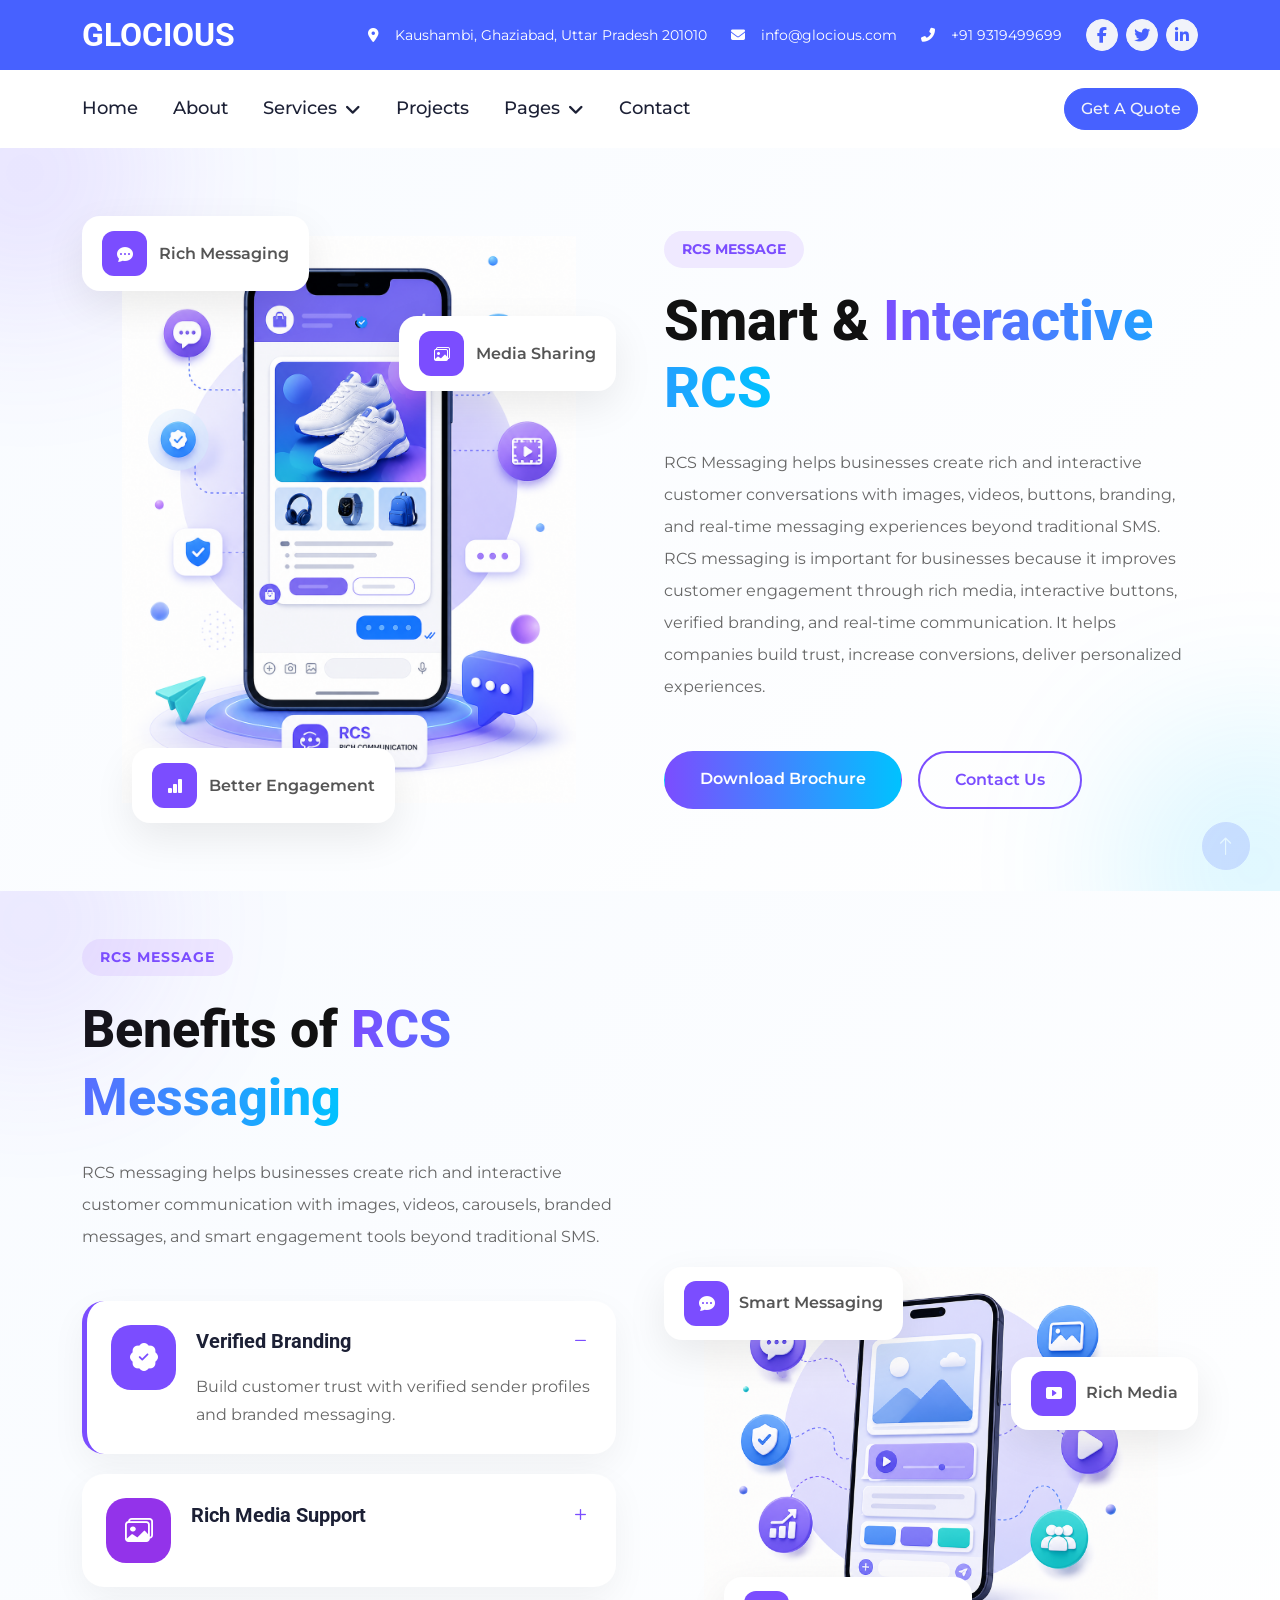
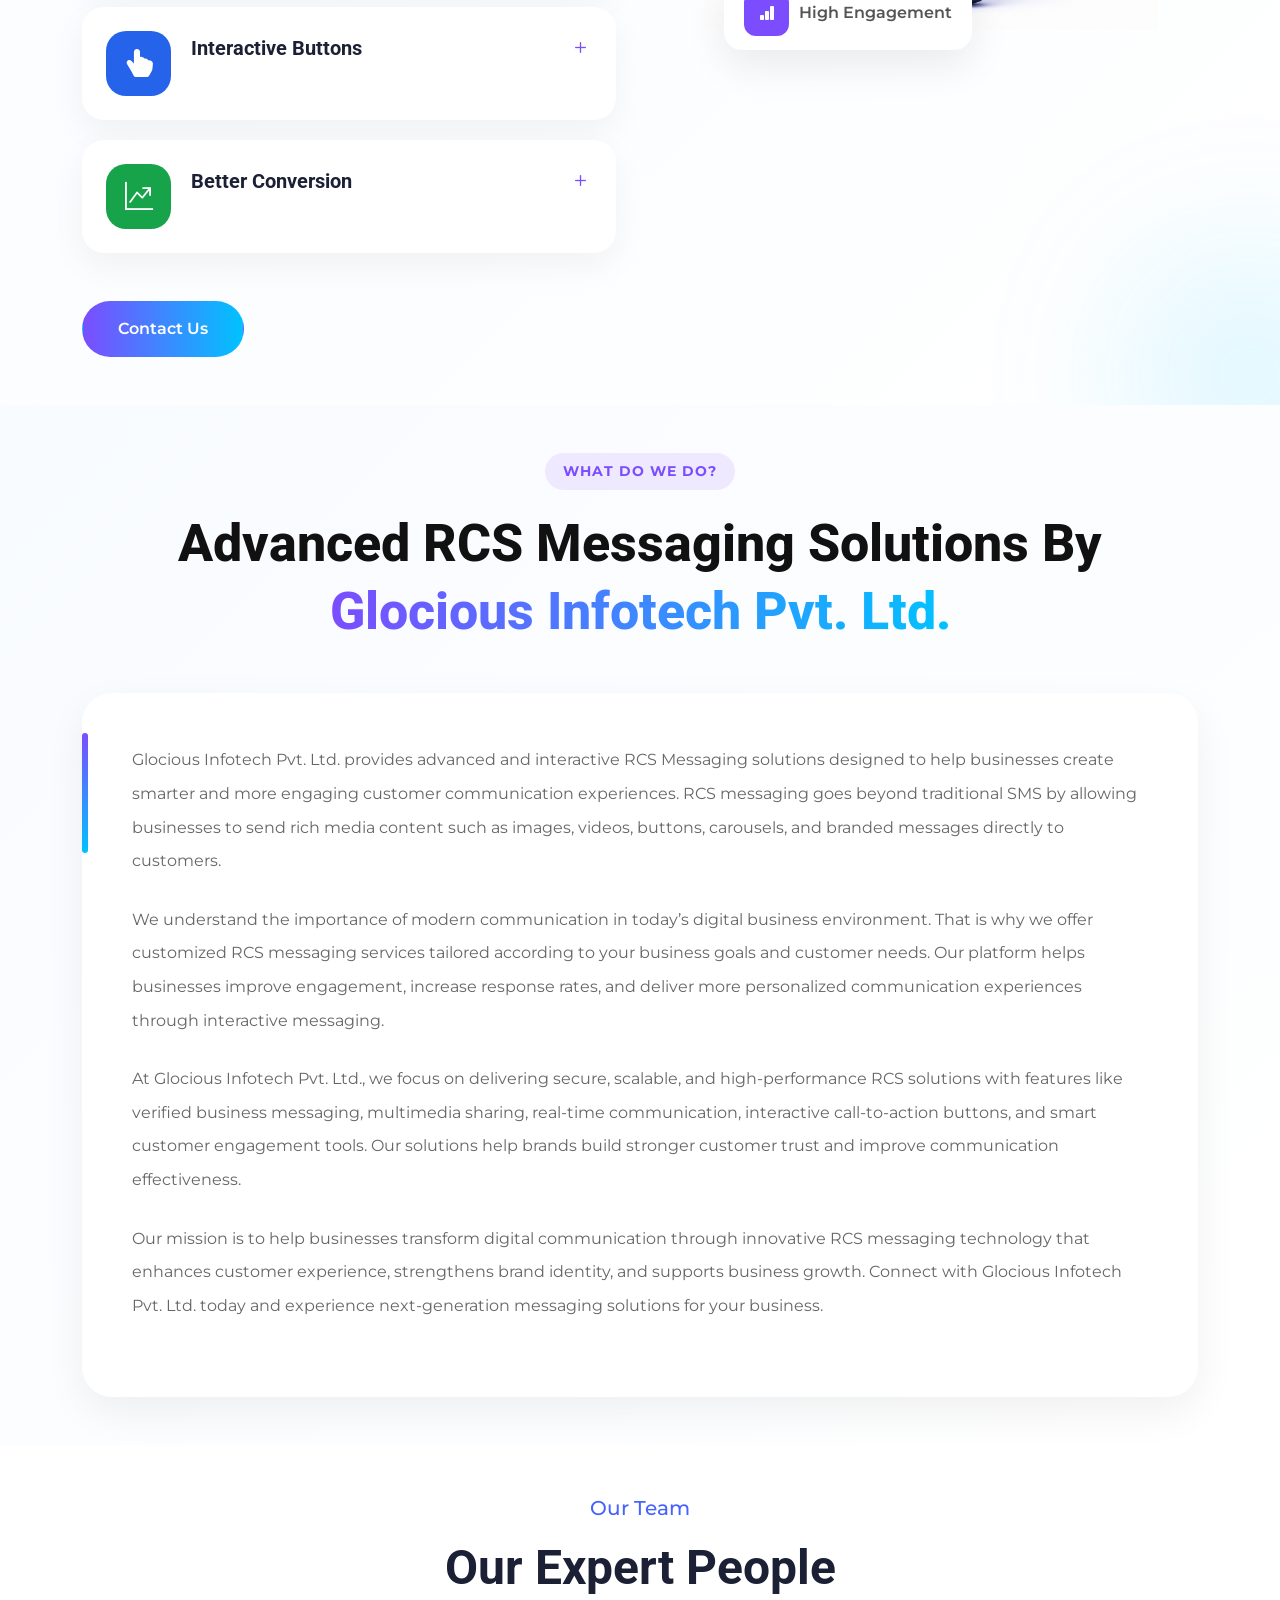
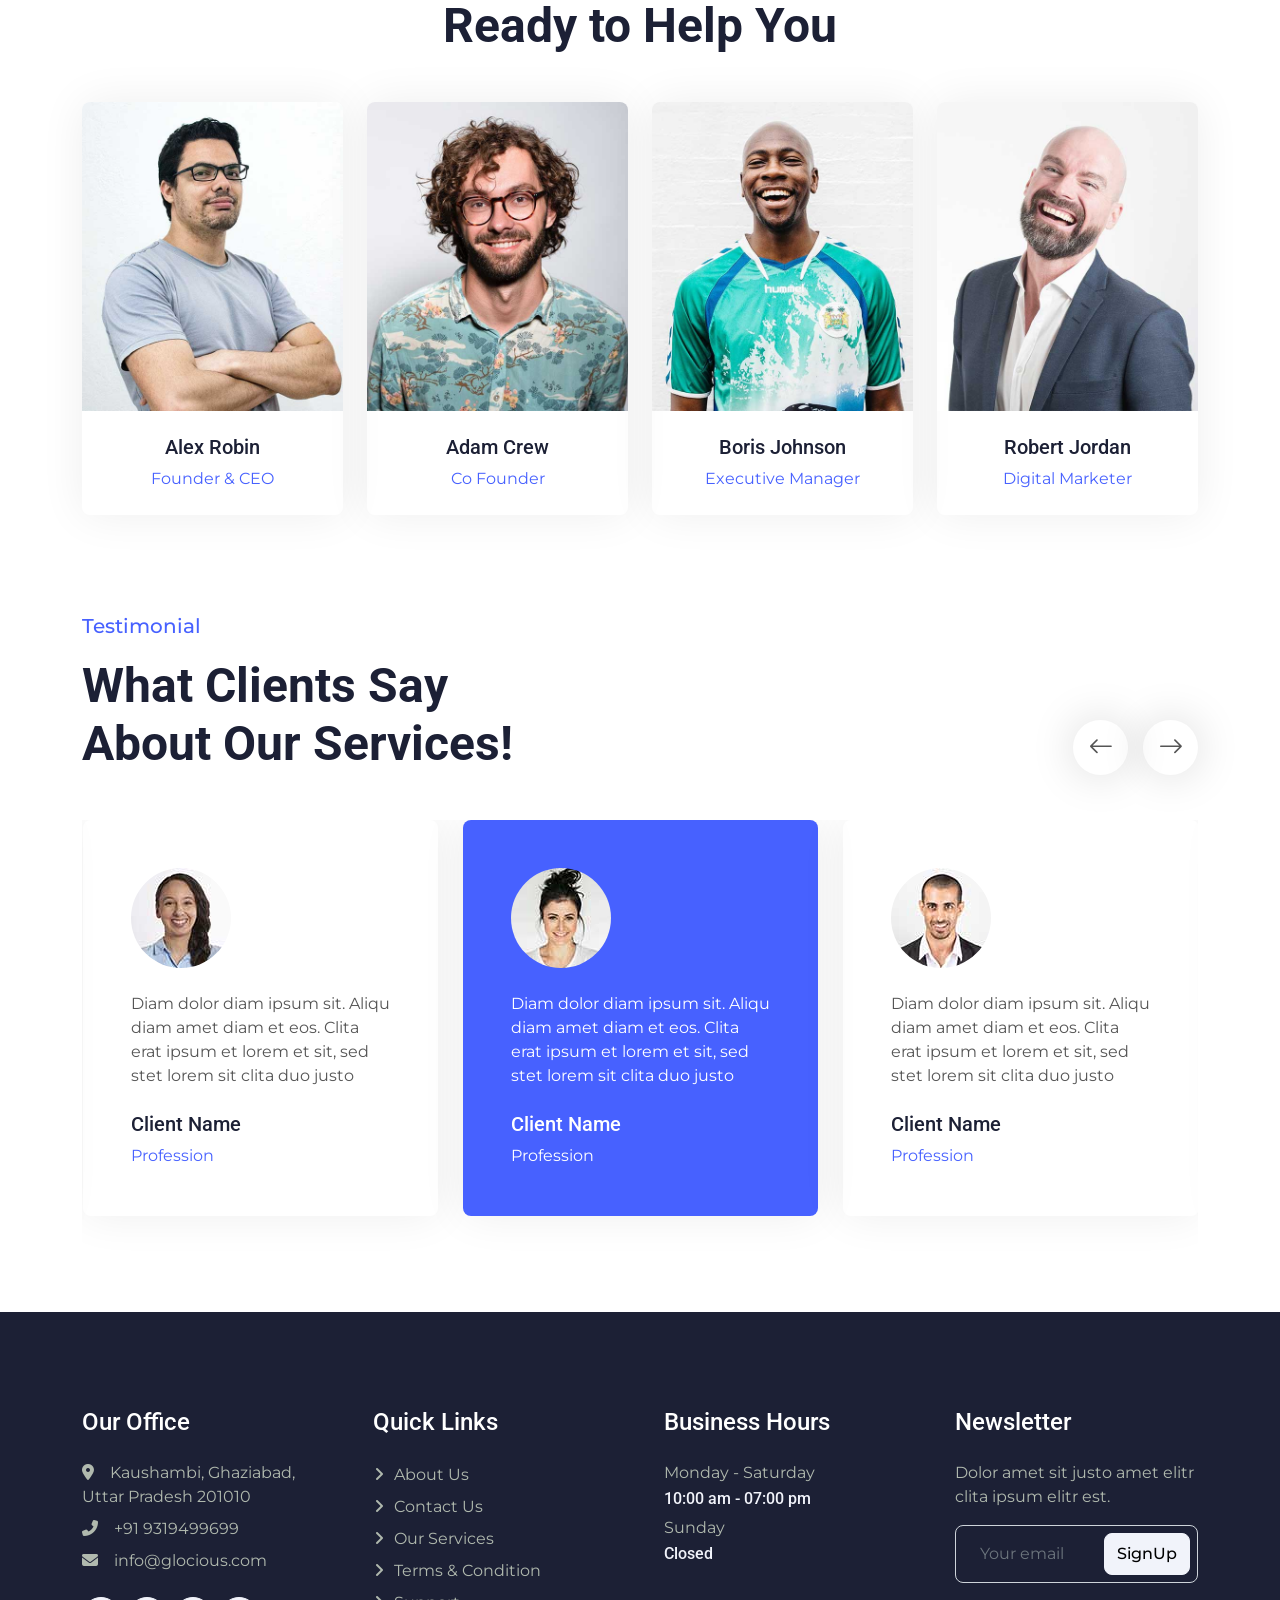
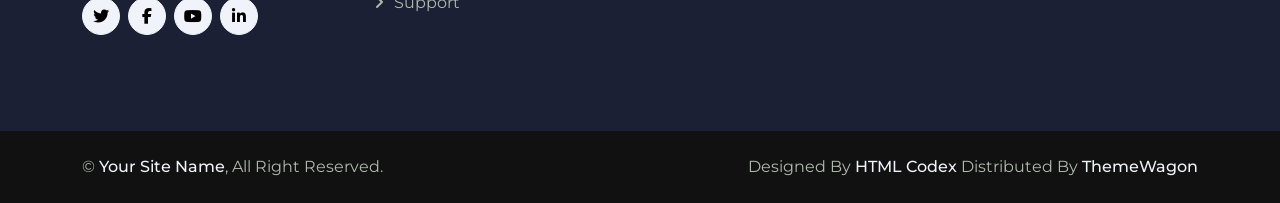
<file: RCS.html>
<!DOCTYPE html>
<html lang="en">

<head>
    <meta charset="utf-8">
    <title>GrowMark - Digital Marketing HTML Template</title>
    <meta content="width=device-width, initial-scale=1.0" name="viewport">
    <meta content="" name="keywords">
    <meta content="" name="description">

    <!-- Favicon -->
    <link href="img/favicon.ico" rel="icon">

    <!-- Google Web Fonts -->
    <link rel="preconnect" href="https://fonts.googleapis.com">
    <link rel="preconnect" href="https://fonts.gstatic.com" crossorigin>
    <link
        href="https://fonts.googleapis.com/css2?family=Montserrat:wght@400;500&family=Roboto:wght@500;700&display=swap"
        rel="stylesheet">

    <!-- Icon Font Stylesheet -->
    <link href="https://cdnjs.cloudflare.com/ajax/libs/font-awesome/5.10.0/css/all.min.css" rel="stylesheet">
    <link href="https://cdn.jsdelivr.net/npm/bootstrap-icons@1.4.1/font/bootstrap-icons.css" rel="stylesheet">
    <link rel="stylesheet" href="https://cdnjs.cloudflare.com/ajax/libs/font-awesome/6.5.1/css/all.min.css">

    <!-- Libraries Stylesheet -->
    <link href="lib/animate/animate.min.css" rel="stylesheet">
    <link href="lib/owlcarousel/assets/owl.carousel.min.css" rel="stylesheet">
    <link href="lib/lightbox/css/lightbox.min.css" rel="stylesheet">

    <!-- Customized Bootstrap Stylesheet -->
    <link href="css/bootstrap.min.css" rel="stylesheet">

    <!-- Template Stylesheet -->
    <link href="css/style.css" rel="stylesheet">
</head>
<style>
    /* Section */
    .rcs-section {
        position: relative;
        background: linear-gradient(135deg, #f8fbff, #ffffff);
        overflow: hidden;
    }

    /* Background */
    .rcs-bg {
        position: absolute;
        border-radius: 50%;
        filter: blur(90px);
        opacity: 0.18;
    }

    .bg-left {
        width: 250px;
        height: 250px;
        background: #7b4dff;
        top: -100px;
        left: -100px;
    }

    .bg-right {
        width: 250px;
        height: 250px;
        background: #00c2ff;
        bottom: -100px;
        right: -100px;
    }

    /* Image Box */
    .rcs-image-box {
        position: relative;
        padding: 40px;
        text-align: center;
    }

    /* Main Image */
    .rcs-main-img {
        position: relative;
        z-index: 2;
        animation: rcsFloat 4s ease-in-out infinite;
    }

    /* Floating Cards */
    .rcs-floating {
        position: absolute;
        background: #fff;
        padding: 15px 20px;
        border-radius: 18px;
        display: flex;
        align-items: center;
        gap: 12px;
        box-shadow: 0 15px 40px rgba(0, 0, 0, 0.08);
        font-weight: 600;
        z-index: 5;
        animation: cardFloat 4s ease-in-out infinite;
    }

    .rcs-floating i {
        width: 45px;
        height: 45px;
        border-radius: 12px;
        background: #7b4dff;
        color: #fff;
        display: flex;
        align-items: center;
        justify-content: center;
    }

    /* Positions */
    .card-1 {
        top: 20px;
        left: 0;
    }

    .card-2 {
        top: 120px;
        right: 0;
    }

    .card-3 {
        bottom: 20px;
        left: 50px;
    }

    /* Pulse */
    .rcs-pulse {
        position: absolute;
        width: 300px;
        height: 300px;
        border: 2px solid rgba(123, 77, 255, 0.2);
        border-radius: 50%;
        top: 50%;
        left: 50%;
        transform: translate(-50%, -50%);
        animation: pulseRcs 4s infinite;
    }

    /* Label */
    .rcs-label {
        display: inline-block;
        padding: 8px 18px;
        background: #efe9ff;
        color: #7b4dff;
        border-radius: 50px;
        font-size: 14px;
        font-weight: 700;
    }

    /* Title */
    .rcs-title {
        font-size: 56px;
        font-weight: 800;
        margin-top: 20px;
        line-height: 1.2;
        color: #111;
    }

    .rcs-title span {
        background: linear-gradient(90deg, #7b4dff, #00c2ff);
        -webkit-background-clip: text;
        -webkit-text-fill-color: transparent;
    }

    /* Text */
    .rcs-text {
        margin-top: 25px;
        color: #666;
        line-height: 2;
        font-size: 16px;
    }

    /* Features */
    .rcs-feature {
        background: #fff;
        padding: 18px 20px;
        border-radius: 18px;
        font-weight: 600;
        box-shadow: 0 10px 30px rgba(0, 0, 0, 0.05);
        transition: .4s;
    }

    .rcs-feature:hover {
        transform: translateY(-5px);
    }

    .rcs-feature i {
        color: #7b4dff;
        margin-right: 10px;
    }

    /* Buttons */
    .btn-rcs-main {
        background: linear-gradient(90deg, #7b4dff, #00c2ff);
        color: #fff;
        padding: 15px 35px;
        border-radius: 50px;
        font-weight: 600;
    }

    .btn-rcs-main:hover {
        color: #fff;
        opacity: .9;
    }

    .btn-rcs-outline {
        border: 2px solid #7b4dff;
        color: #7b4dff;
        padding: 15px 35px;
        border-radius: 50px;
        font-weight: 600;
    }

    .btn-rcs-outline:hover {
        background: #7b4dff;
        color: #fff;
    }

    /* Animations */
    @keyframes rcsFloat {

        0% {
            transform: translateY(0px);
        }

        50% {
            transform: translateY(-15px);
        }

        100% {
            transform: translateY(0px);
        }

    }

    @keyframes cardFloat {

        0% {
            transform: translateY(0px);
        }

        50% {
            transform: translateY(-10px);
        }

        100% {
            transform: translateY(0px);
        }

    }

    @keyframes pulseRcs {

        0% {
            transform: translate(-50%, -50%) scale(1);
            opacity: 1;
        }

        100% {
            transform: translate(-50%, -50%) scale(1.3);
            opacity: 0;
        }

    }

    /* Section */
    .rcs-benefit-section {
        position: relative;
        background: linear-gradient(135deg, #f8fbff, #ffffff);
        overflow: hidden;
    }

    /* Blur */
    .rcs-blur {
        position: absolute;
        border-radius: 50%;
        filter: blur(90px);
        opacity: .18;
    }

    .blur-one {
        width: 220px;
        height: 220px;
        background: #7b4dff;
        top: -80px;
        left: -80px;
    }

    .blur-two {
        width: 220px;
        height: 220px;
        background: #00c2ff;
        bottom: -80px;
        right: -80px;
    }

    /* Tag */
    .rcs-tag {
        display: inline-block;
        padding: 8px 18px;
        background: #efe9ff;
        color: #7b4dff;
        border-radius: 50px;
        font-size: 14px;
        font-weight: 700;
    }

    /* Heading */
    .rcs-heading {
        font-size: 54px;
        font-weight: 800;
        margin-top: 20px;
        line-height: 1.2;
    }

    .rcs-heading span {
        background: linear-gradient(90deg, #7b4dff, #00c2ff);
        -webkit-background-clip: text;
        -webkit-text-fill-color: transparent;
    }

    /* Description */
    .rcs-description {
        margin-top: 25px;
        color: #666;
        line-height: 2;
    }

    /* Wrapper */
    .rcs-benefit-wrapper {
        display: flex;
        flex-direction: column;
        gap: 20px;
    }

    /* Card */
    .rcs-benefit-card {
        display: flex;
        gap: 20px;
        background: #fff;
        padding: 24px;
        border-radius: 22px;
        box-shadow: 0 12px 35px rgba(0, 0, 0, 0.05);
        transition: .4s;
        cursor: pointer;
    }

    .rcs-benefit-card:hover {
        transform: translateY(-8px);
    }

    .rcs-benefit-card.active {
        border-left: 5px solid #7b4dff;
    }

    /* Icons */
    .rcs-icon {
        width: 65px;
        height: 65px;
        border-radius: 20px;
        background: #7b4dff;
        color: #fff;
        display: flex;
        align-items: center;
        justify-content: center;
        font-size: 28px;
        flex-shrink: 0;
    }

    .rcs-icon.purple {
        background: #9333ea;
    }

    .rcs-icon.blue {
        background: #2563eb;
    }

    .rcs-icon.green {
        background: #16a34a;
    }

    /* Content */
    .rcs-content {
        width: 100%;
    }

    .rcs-content h5 {
        font-size: 20px;
        font-weight: 700;
        margin: 0;
    }

    /* Toggle */
    .rcs-toggle i {
        font-size: 22px;
        color: #7b4dff;
    }

    /* Body */
    .rcs-benefit-body {
        margin-top: 15px;
    }

    .rcs-benefit-body p {
        color: #666;
        line-height: 1.8;
        margin: 0;
    }

    /* Button */
    .btn-rcs-benefit {
        background: linear-gradient(90deg, #7b4dff, #00c2ff);
        color: #fff;
        padding: 15px 35px;
        border-radius: 50px;
        font-weight: 600;
    }

    .btn-rcs-benefit:hover {
        color: #fff;
        opacity: .9;
    }

    /* Image */
    .rcs-image-wrapper {
        position: relative;
        padding: 40px;
        text-align: center;
    }

    .rcs-glow {
        position: absolute;
        width: 350px;
        height: 350px;
        background: linear-gradient(135deg, #7b4dff20, #00c2ff20);
        border-radius: 50%;
        top: 50%;
        left: 50%;
        transform: translate(-50%, -50%);
        animation: rcsPulse 5s infinite;
    }

    .rcs-main-image {
        position: relative;
        z-index: 2;
        animation: rcsFloat 4s ease-in-out infinite;
    }

    /* Floating Cards */
    .rcs-float {
        position: absolute;
        background: #fff;
        padding: 14px 20px;
        border-radius: 18px;
        display: flex;
        align-items: center;
        gap: 10px;
        box-shadow: 0 15px 40px rgba(0, 0, 0, 0.08);
        font-weight: 600;
        z-index: 5;
        animation: rcsCard 4s ease-in-out infinite;
    }

    .rcs-float i {
        width: 45px;
        height: 45px;
        border-radius: 12px;
        background: #7b4dff;
        color: #fff;
        display: flex;
        align-items: center;
        justify-content: center;
    }

    /* Positions */
    .float-one {
        top: 40px;
        left: 0;
    }

    .float-two {
        top: 130px;
        right: 0;
    }

    .float-three {
        bottom: 20px;
        left: 60px;
    }

    /* Animation */
    @keyframes rcsFloat {

        0% {
            transform: translateY(0px);
        }

        50% {
            transform: translateY(-15px);
        }

        100% {
            transform: translateY(0px);
        }

    }

    @keyframes rcsCard {

        0% {
            transform: translateY(0px);
        }

        50% {
            transform: translateY(-10px);
        }

        100% {
            transform: translateY(0px);
        }

    }

    @keyframes rcsPulse {

        0% {
            transform: translate(-50%, -50%) scale(1);
        }

        50% {
            transform: translate(-50%, -50%) scale(1.08);
        }

        100% {
            transform: translate(-50%, -50%) scale(1);
        }

    }

    /* Section */
    .rcs-about-section {
        background: linear-gradient(135deg, #f8fbff, #ffffff);
        position: relative;
        overflow: hidden;
    }

    /* Tag */
    .rcs-tag {
        display: inline-block;
        padding: 8px 18px;
        background: #efe9ff;
        color: #7b4dff;
        border-radius: 50px;
        font-size: 14px;
        font-weight: 700;
        letter-spacing: 1px;
    }

    /* Heading */
    .rcs-heading {
        font-size: 52px;
        font-weight: 800;
        margin-top: 20px;
        line-height: 1.3;
        color: #111;
    }

    .rcs-heading span {
        background: linear-gradient(90deg, #7b4dff, #00c2ff);
        -webkit-background-clip: text;
        -webkit-text-fill-color: transparent;
    }

    /* Content Box */
    .rcs-content-box {
        background: #fff;
        padding: 50px;
        border-radius: 30px;
        box-shadow: 0 15px 40px rgba(0, 0, 0, 0.06);
        position: relative;
    }

    /* Left Border */
    .rcs-content-box::before {
        content: '';
        position: absolute;
        left: 0;
        top: 40px;
        width: 6px;
        height: 120px;
        border-radius: 10px;
        background: linear-gradient(#7b4dff, #00c2ff);
    }

    /* Paragraph */
    .rcs-content-box p {
        color: #666;
        line-height: 2.1;
        font-size: 16px;
        margin-bottom: 25px;
    }

    /* Responsive */
    @media(max-width:991px) {
        .rcs-heading {
            font-size: 38px;
        }

        .rcs-content-box {
            padding: 35px;
        }
    }

    @media(max-width:576px) {
        .rcs-heading {
            font-size: 30px;
        }

        .rcs-content-box {
            padding: 25px;
        }

        .rcs-content-box::before {
            height: 80px;
        }
    }


    /* Responsive */
    @media(max-width:991px) {

        .rcs-heading {
            font-size: 38px;
        }

    }

    @media(max-width:576px) {

        .rcs-heading {
            font-size: 30px;
        }

        .rcs-float {
            display: none;
        }

        .rcs-benefit-card {
            flex-direction: column;
        }

    }

    /* Responsive */
    @media(max-width:991px) {

        .rcs-title {
            font-size: 38px;
        }

        .rcs-image-box {
            margin-bottom: 40px;
        }

    }

    @media(max-width:576px) {

        .rcs-title {
            font-size: 30px;
        }

        .rcs-floating {
            display: none;
        }

    }
</style>

<body>
    <!-- Spinner Start -->
    <div id="spinner"
        class="show bg-white position-fixed translate-middle w-100 vh-100 top-50 start-50 d-flex align-items-center justify-content-center">
        <div class="spinner-border text-primary" role="status" style="width: 3rem; height: 3rem;"></div>
    </div>
    <!-- Spinner End -->


    <!-- Topbar Start -->
    <div class="container-fluid bg-primary text-white d-none d-lg-flex">
        <div class="container py-3">
            <div class="d-flex align-items-center">
                <a href="index.html">
                    <h2 class="text-white fw-bold m-0">GLOCIOUS</h2>
                </a>
                <div class="ms-auto d-flex align-items-center">
                    <small class="ms-4"><i class="fa fa-map-marker-alt me-3"></i>Kaushambi, Ghaziabad, Uttar Pradesh
                        201010</small>
                    <small class="ms-4"><i class="fa fa-envelope me-3"></i>info@glocious.com</small>
                    <small class="ms-4"><i class="fa fa-phone-alt me-3"></i>+91 9319499699</small>
                    <div class="ms-3 d-flex">
                        <a class="btn btn-sm-square btn-light text-primary rounded-circle ms-2" href=""><i
                                class="fab fa-facebook-f"></i></a>
                        <a class="btn btn-sm-square btn-light text-primary rounded-circle ms-2" href=""><i
                                class="fab fa-twitter"></i></a>
                        <a class="btn btn-sm-square btn-light text-primary rounded-circle ms-2" href=""><i
                                class="fab fa-linkedin-in"></i></a>
                    </div>
                </div>
            </div>
        </div>
    </div>
    <!-- Topbar End -->


    <!-- Navbar Start -->
    <div class="container-fluid bg-white sticky-top">
        <div class="container">
            <nav class="navbar navbar-expand-lg bg-white navbar-light p-lg-0">
                <a href="index.html" class="navbar-brand d-lg-none">
                    <h1 class="fw-bold m-0">GLOCIOUS</h1>
                </a>
                <button type="button" class="navbar-toggler me-0" data-bs-toggle="collapse"
                    data-bs-target="#navbarCollapse">
                    <span class="navbar-toggler-icon"></span>
                </button>
                <div class="collapse navbar-collapse" id="navbarCollapse">
                    <div class="navbar-nav">
                        <a href="index.html" class="nav-item nav-link active">Home</a>
                        <a href="about.html" class="nav-item nav-link">About</a>
                        <div class="nav-item dropdown">
                            <a href="#" class="nav-link dropdown-toggle" data-bs-toggle="dropdown">Services</a>
                            <div class="dropdown-menu bg-light rounded-0 rounded-bottom m-0">
                                <a href="SMS.html" class="dropdown-item">BULK SMS</a>
                                <a href="RCS.html" class="dropdown-item">RCS Message</a>
                                <a href="Email.html" class="dropdown-item">BULK Email</a>
                                <a href="Voice.html" class="dropdown-item">Voice Call</a>
                                <a href="Whatsapp.html" class="dropdown-item">Whatsapp Marketing</a>
                            </div>
                        </div>
                        <a href="project.html" class="nav-item nav-link">Projects</a>
                        <div class="nav-item dropdown">
                            <a href="#" class="nav-link dropdown-toggle" data-bs-toggle="dropdown">Pages</a>
                            <div class="dropdown-menu bg-light rounded-0 rounded-bottom m-0">
                                <a href="feature.html" class="dropdown-item">Features</a>
                                <a href="team.html" class="dropdown-item">Our Team</a>
                                <a href="testimonial.html" class="dropdown-item">Testimonial</a>
                                <a href="quote.html" class="dropdown-item">Quotation</a>
                                <a href="404.html" class="dropdown-item">404 Page</a>
                            </div>
                        </div>
                        <a href="contact.html" class="nav-item nav-link">Contact</a>
                    </div>
                    <div class="ms-auto d-none d-lg-block">
                        <a href="" class="btn btn-primary rounded-pill py-2 px-3">Get A Quote</a>
                    </div>
                </div>
            </nav>
        </div>
    </div>
    <!-- Navbar End -->

    <section class="rcs-section py-5">

        <!-- Background Shapes -->
        <div class="rcs-bg bg-left"></div>
        <div class="rcs-bg bg-right"></div>

        <div class="container">

            <div class="row align-items-center g-5">

                <!-- Left Side -->
                <div class="col-lg-6">

                    <div class="rcs-image-box">

                        <!-- Main Image -->
                        <img src="./img/Rcs message (2).png" class="img-fluid rcs-main-img" alt="RCS Messaging">

                        <!-- Floating Cards -->

                        <div class="rcs-floating card-1">

                            <i class="bi bi-chat-dots-fill"></i>

                            <span>Rich Messaging</span>

                        </div>

                        <div class="rcs-floating card-2">

                            <i class="bi bi-images"></i>

                            <span>Media Sharing</span>

                        </div>

                        <div class="rcs-floating card-3">

                            <i class="bi bi-bar-chart-fill"></i>

                            <span>Better Engagement</span>

                        </div>

                        <!-- Pulse Circle -->
                        <div class="rcs-pulse"></div>

                    </div>

                </div>

                <!-- Right Side -->
                <div class="col-lg-6">

                    <span class="rcs-label">
                        RCS MESSAGE
                    </span>

                    <h2 class="rcs-title">
                        Smart &
                        <span>Interactive RCS</span>
                    </h2>

                    <p class="rcs-text">
                        RCS Messaging helps businesses create rich and
                        interactive customer conversations with images,
                        videos, buttons, branding, and real-time messaging
                        experiences beyond traditional SMS. <br>RCS messaging is important for businesses because it
                        improves
                        customer engagement through rich media, interactive buttons, verified branding, and real-time
                        communication. It helps companies build trust, increase conversions, deliver personalized
                        experiences.
                    </p>

                    <!-- Buttons -->
                    <div class="mt-5 d-flex gap-3 flex-wrap">

                        <a href="#" class="btn btn-rcs-main">
                            Download Brochure
                        </a>

                        <a href="#" class="btn btn-rcs-outline">
                            Contact Us
                        </a>

                    </div>

                </div>

            </div>

        </div>

    </section>

    <section class="rcs-benefit-section py-5">

        <!-- Background Effects -->
        <div class="rcs-blur blur-one"></div>
        <div class="rcs-blur blur-two"></div>

        <div class="container">

            <div class="row align-items-center g-5">

                <!-- Left Content -->
                <div class="col-lg-6">

                    <span class="rcs-tag">
                        RCS MESSAGE
                    </span>

                    <h2 class="rcs-heading">
                        Benefits of
                        <span>RCS Messaging</span>
                    </h2>

                    <p class="rcs-description">
                        RCS messaging helps businesses create rich and
                        interactive customer communication with images,
                        videos, carousels, branded messages, and smart
                        engagement tools beyond traditional SMS.
                    </p>

                    <!-- Accordion -->
                    <div class="rcs-benefit-wrapper mt-5">

                        <!-- Item -->
                        <div class="rcs-benefit-card active">

                            <div class="rcs-icon">

                                <i class="bi bi-patch-check-fill"></i>

                            </div>

                            <div class="rcs-content">

                                <div class="d-flex justify-content-between align-items-center">

                                    <h5>Verified Branding</h5>

                                    <div class="rcs-toggle">

                                        <i class="bi bi-dash"></i>

                                    </div>

                                </div>

                                <div class="rcs-benefit-body">

                                    <p>
                                        Build customer trust with verified
                                        sender profiles and branded messaging.
                                    </p>

                                </div>

                            </div>

                        </div>

                        <!-- Item -->
                        <div class="rcs-benefit-card">

                            <div class="rcs-icon purple">

                                <i class="bi bi-images"></i>

                            </div>

                            <div class="rcs-content">

                                <div class="d-flex justify-content-between align-items-center">

                                    <h5>Rich Media Support</h5>

                                    <div class="rcs-toggle">

                                        <i class="bi bi-plus"></i>

                                    </div>

                                </div>

                                <div class="rcs-benefit-body d-none">

                                    <p>
                                        Send images, videos, GIFs, and
                                        interactive content directly to users.
                                    </p>

                                </div>

                            </div>

                        </div>

                        <!-- Item -->
                        <div class="rcs-benefit-card">

                            <div class="rcs-icon blue">

                                <i class="bi bi-hand-index-thumb-fill"></i>

                            </div>

                            <div class="rcs-content">

                                <div class="d-flex justify-content-between align-items-center">

                                    <h5>Interactive Buttons</h5>

                                    <div class="rcs-toggle">

                                        <i class="bi bi-plus"></i>

                                    </div>

                                </div>

                                <div class="rcs-benefit-body d-none">

                                    <p>
                                        Increase engagement using CTA buttons,
                                        quick replies, and smart actions.
                                    </p>

                                </div>

                            </div>

                        </div>

                        <!-- Item -->
                        <div class="rcs-benefit-card">

                            <div class="rcs-icon green">

                                <i class="bi bi-graph-up-arrow"></i>

                            </div>

                            <div class="rcs-content">

                                <div class="d-flex justify-content-between align-items-center">

                                    <h5>Better Conversion</h5>

                                    <div class="rcs-toggle">

                                        <i class="bi bi-plus"></i>

                                    </div>

                                </div>

                                <div class="rcs-benefit-body d-none">

                                    <p>
                                        Improve click-through rates and
                                        customer responses with rich messaging.
                                    </p>

                                </div>

                            </div>

                        </div>

                    </div>

                    <!-- Button -->
                    <div class="mt-5">

                        <a href="#" class="btn btn-rcs-benefit">
                            Contact Us
                        </a>

                    </div>

                </div>

                <!-- Right Illustration -->
                <div class="col-lg-6">

                    <div class="rcs-image-wrapper">

                        <!-- Glow -->
                        <div class="rcs-glow"></div>

                        <!-- Main Image -->
                        <img src="./img/rcs benefit.png" class="img-fluid rcs-main-image" alt="RCS Benefits">

                        <!-- Floating Cards -->

                        <div class="rcs-float float-one">

                            <i class="bi bi-chat-dots-fill"></i>

                            <span>Smart Messaging</span>

                        </div>

                        <div class="rcs-float float-two">

                            <i class="bi bi-play-btn-fill"></i>

                            <span>Rich Media</span>

                        </div>

                        <div class="rcs-float float-three">

                            <i class="bi bi-bar-chart-fill"></i>

                            <span>High Engagement</span>

                        </div>

                    </div>

                </div>

            </div>

        </div>

    </section>

    <section class="rcs-about-section py-5">

        <div class="container">

            <!-- Heading -->
            <div class="text-center mb-5">

                <span class="rcs-tag">
                    WHAT DO WE DO?
                </span>

                <h2 class="rcs-heading">
                    Advanced RCS Messaging Solutions By
                    <span>Glocious Infotech Pvt. Ltd.</span>
                </h2>

            </div>

            <!-- Content Box -->
            <div class="rcs-content-box">

                <p>
                    Glocious Infotech Pvt. Ltd. provides advanced and
                    interactive RCS Messaging solutions designed to help
                    businesses create smarter and more engaging customer
                    communication experiences. RCS messaging goes beyond
                    traditional SMS by allowing businesses to send rich
                    media content such as images, videos, buttons,
                    carousels, and branded messages directly to customers.
                </p>

                <p>
                    We understand the importance of modern communication
                    in today’s digital business environment. That is why
                    we offer customized RCS messaging services tailored
                    according to your business goals and customer needs.
                    Our platform helps businesses improve engagement,
                    increase response rates, and deliver more personalized
                    communication experiences through interactive messaging.
                </p>

                <p>
                    At Glocious Infotech Pvt. Ltd., we focus on delivering
                    secure, scalable, and high-performance RCS solutions
                    with features like verified business messaging,
                    multimedia sharing, real-time communication,
                    interactive call-to-action buttons, and smart customer
                    engagement tools. Our solutions help brands build
                    stronger customer trust and improve communication
                    effectiveness.
                </p>

                <p>
                    Our mission is to help businesses transform digital
                    communication through innovative RCS messaging
                    technology that enhances customer experience,
                    strengthens brand identity, and supports business
                    growth. Connect with Glocious Infotech Pvt. Ltd.
                    today and experience next-generation messaging
                    solutions for your business.
                </p>

            </div>

        </div>

    </section>

    <!-- Team Start -->
    <div class="container-xxl py-5">
        <div class="container">
            <div class="text-center mx-auto wow fadeInUp" data-wow-delay="0.1s" style="max-width: 500px;">
                <p class="fs-5 fw-medium text-primary">Our Team</p>
                <h1 class="display-5 mb-5">Our Expert People Ready to Help You</h1>
            </div>
            <div class="row g-4">
                <div class="col-lg-3 col-md-6 wow fadeInUp" data-wow-delay="0.1s">
                    <div class="team-item rounded overflow-hidden pb-4">
                        <img class="img-fluid mb-4" src="img/team-1.jpg" alt="">
                        <h5>Alex Robin</h5>
                        <span class="text-primary">Founder & CEO</span>
                        <ul class="team-social">
                            <li><a class="btn btn-square" href=""><i class="fab fa-facebook-f"></i></a></li>
                            <li><a class="btn btn-square" href=""><i class="fab fa-twitter"></i></a></li>
                            <li><a class="btn btn-square" href=""><i class="fab fa-instagram"></i></a></li>
                            <li><a class="btn btn-square" href=""><i class="fab fa-linkedin-in"></i></a></li>
                        </ul>
                    </div>
                </div>
                <div class="col-lg-3 col-md-6 wow fadeInUp" data-wow-delay="0.3s">
                    <div class="team-item rounded overflow-hidden pb-4">
                        <img class="img-fluid mb-4" src="img/team-2.jpg" alt="">
                        <h5>Adam Crew</h5>
                        <span class="text-primary">Co Founder</span>
                        <ul class="team-social">
                            <li><a class="btn btn-square" href=""><i class="fab fa-facebook-f"></i></a></li>
                            <li><a class="btn btn-square" href=""><i class="fab fa-twitter"></i></a></li>
                            <li><a class="btn btn-square" href=""><i class="fab fa-instagram"></i></a></li>
                            <li><a class="btn btn-square" href=""><i class="fab fa-linkedin-in"></i></a></li>
                        </ul>
                    </div>
                </div>
                <div class="col-lg-3 col-md-6 wow fadeInUp" data-wow-delay="0.5s">
                    <div class="team-item rounded overflow-hidden pb-4">
                        <img class="img-fluid mb-4" src="img/team-3.jpg" alt="">
                        <h5>Boris Johnson</h5>
                        <span class="text-primary">Executive Manager</span>
                        <ul class="team-social">
                            <li><a class="btn btn-square" href=""><i class="fab fa-facebook-f"></i></a></li>
                            <li><a class="btn btn-square" href=""><i class="fab fa-twitter"></i></a></li>
                            <li><a class="btn btn-square" href=""><i class="fab fa-instagram"></i></a></li>
                            <li><a class="btn btn-square" href=""><i class="fab fa-linkedin-in"></i></a></li>
                        </ul>
                    </div>
                </div>
                <div class="col-lg-3 col-md-6 wow fadeInUp" data-wow-delay="0.7s">
                    <div class="team-item rounded overflow-hidden pb-4">
                        <img class="img-fluid mb-4" src="img/team-4.jpg" alt="">
                        <h5>Robert Jordan</h5>
                        <span class="text-primary">Digital Marketer</span>
                        <ul class="team-social">
                            <li><a class="btn btn-square" href=""><i class="fab fa-facebook-f"></i></a></li>
                            <li><a class="btn btn-square" href=""><i class="fab fa-twitter"></i></a></li>
                            <li><a class="btn btn-square" href=""><i class="fab fa-instagram"></i></a></li>
                            <li><a class="btn btn-square" href=""><i class="fab fa-linkedin-in"></i></a></li>
                        </ul>
                    </div>
                </div>
            </div>
        </div>
    </div>
    <!-- Team End -->


    <!-- Testimonial Start -->
    <div class="container-xxl pt-5">
        <div class="container">
            <div class="text-center text-md-start pb-5 pb-md-0 wow fadeInUp" data-wow-delay="0.1s"
                style="max-width: 500px;">
                <p class="fs-5 fw-medium text-primary">Testimonial</p>
                <h1 class="display-5 mb-5">What Clients Say About Our Services!</h1>
            </div>
            <div class="owl-carousel testimonial-carousel wow fadeInUp" data-wow-delay="0.1s">
                <div class="testimonial-item rounded p-4 p-lg-5 mb-5">
                    <img class="mb-4" src="img/testimonial-1.jpg" alt="">
                    <p class="mb-4">Diam dolor diam ipsum sit. Aliqu diam amet diam et eos. Clita erat ipsum et lorem et
                        sit, sed stet lorem sit clita duo justo</p>
                    <h5>Client Name</h5>
                    <span class="text-primary">Profession</span>
                </div>
                <div class="testimonial-item rounded p-4 p-lg-5 mb-5">
                    <img class="mb-4" src="img/testimonial-2.jpg" alt="">
                    <p class="mb-4">Diam dolor diam ipsum sit. Aliqu diam amet diam et eos. Clita erat ipsum et lorem et
                        sit, sed stet lorem sit clita duo justo</p>
                    <h5>Client Name</h5>
                    <span class="text-primary">Profession</span>
                </div>
                <div class="testimonial-item rounded p-4 p-lg-5 mb-5">
                    <img class="mb-4" src="img/testimonial-3.jpg" alt="">
                    <p class="mb-4">Diam dolor diam ipsum sit. Aliqu diam amet diam et eos. Clita erat ipsum et lorem et
                        sit, sed stet lorem sit clita duo justo</p>
                    <h5>Client Name</h5>
                    <span class="text-primary">Profession</span>
                </div>
                <div class="testimonial-item rounded p-4 p-lg-5 mb-5">
                    <img class="mb-4" src="img/testimonial-4.jpg" alt="">
                    <p class="mb-4">Diam dolor diam ipsum sit. Aliqu diam amet diam et eos. Clita erat ipsum et lorem et
                        sit, sed stet lorem sit clita duo justo</p>
                    <h5>Client Name</h5>
                    <span class="text-primary">Profession</span>
                </div>
            </div>
        </div>
    </div>
    <!-- Testimonial End -->


    <!-- Footer Start -->
    <div class="container-fluid bg-dark footer mt-5 py-5 wow fadeIn" data-wow-delay="0.1s">
        <div class="container py-5">
            <div class="row g-5">
                <div class="col-lg-3 col-md-6">
                    <h4 class="text-white mb-4">Our Office</h4>
                    <p class="mb-2"><i class="fa fa-map-marker-alt me-3"></i>Kaushambi, Ghaziabad, Uttar Pradesh 201010
                    </p>
                    <p class="mb-2"><i class="fa fa-phone-alt me-3"></i>+91 9319499699</p>
                    <p class="mb-2"><i class="fa fa-envelope me-3"></i>info@glocious.com</p>
                    <div class="d-flex pt-3">
                        <a class="btn btn-square btn-light rounded-circle me-2" href=""><i
                                class="fab fa-twitter"></i></a>
                        <a class="btn btn-square btn-light rounded-circle me-2" href=""><i
                                class="fab fa-facebook-f"></i></a>
                        <a class="btn btn-square btn-light rounded-circle me-2" href=""><i
                                class="fab fa-youtube"></i></a>
                        <a class="btn btn-square btn-light rounded-circle me-2" href=""><i
                                class="fab fa-linkedin-in"></i></a>
                    </div>
                </div>
                <div class="col-lg-3 col-md-6">
                    <h4 class="text-white mb-4">Quick Links</h4>
                    <a class="btn btn-link" href="">About Us</a>
                    <a class="btn btn-link" href="">Contact Us</a>
                    <a class="btn btn-link" href="">Our Services</a>
                    <a class="btn btn-link" href="">Terms & Condition</a>
                    <a class="btn btn-link" href="">Support</a>
                </div>
                <div class="col-lg-3 col-md-6">
                    <h4 class="text-white mb-4">Business Hours</h4>
                    <p class="mb-1">Monday - Saturday</p>
                    <h6 class="text-light">10:00 am - 07:00 pm</h6>
                    <p class="mb-1">Sunday</p>
                    <h6 class="text-light">Closed</h6>
                </div>
                <div class="col-lg-3 col-md-6">
                    <h4 class="text-white mb-4">Newsletter</h4>
                    <p>Dolor amet sit justo amet elitr clita ipsum elitr est.</p>
                    <div class="position-relative w-100">
                        <input class="form-control bg-transparent w-100 py-3 ps-4 pe-5" type="text"
                            placeholder="Your email">
                        <button type="button"
                            class="btn btn-light py-2 position-absolute top-0 end-0 mt-2 me-2">SignUp</button>
                    </div>
                </div>
            </div>
        </div>
    </div>
    <!-- Footer End -->


    <!-- Copyright Start -->
    <div class="container-fluid copyright py-4">
        <div class="container">
            <div class="row">
                <div class="col-md-6 text-center text-md-start mb-3 mb-md-0">
                    &copy; <a class="fw-medium text-light" href="#">Your Site Name</a>, All Right Reserved.
                </div>
                <div class="col-md-6 text-center text-md-end">
                    <!--/*** This template is free as long as you keep the footer author’s credit link/attribution link/backlink. If you'd like to use the template without the footer author’s credit link/attribution link/backlink, you can purchase the Credit Removal License from "https://htmlcodex.com/credit-removal". Thank you for your support. ***/-->
                    Designed By <a class="fw-medium text-light" href="https://htmlcodex.com">HTML Codex</a>
                    Distributed By <a class="fw-medium text-light" href="https://themewagon.com">ThemeWagon</a>
                </div>
            </div>
        </div>
    </div>
    <!-- Copyright End -->


    <!-- Back to Top -->
    <a href="#" class="btn btn-lg btn-primary btn-lg-square rounded-circle back-to-top"><i
            class="bi bi-arrow-up"></i></a>


    <!-- JavaScript Libraries -->
    <script src="https://ajax.googleapis.com/ajax/libs/jquery/3.6.1/jquery.min.js"></script>
    <script src="https://cdn.jsdelivr.net/npm/bootstrap@5.0.0/dist/js/bootstrap.bundle.min.js"></script>
    <script src="lib/wow/wow.min.js"></script>
    <script src="lib/easing/easing.min.js"></script>
    <script src="lib/waypoints/waypoints.min.js"></script>
    <script src="lib/owlcarousel/owl.carousel.min.js"></script>
    <script src="lib/lightbox/js/lightbox.min.js"></script>

    <!-- Template Javascript -->
    <script src="js/main.js"></script>
</body>

</html>
</file>
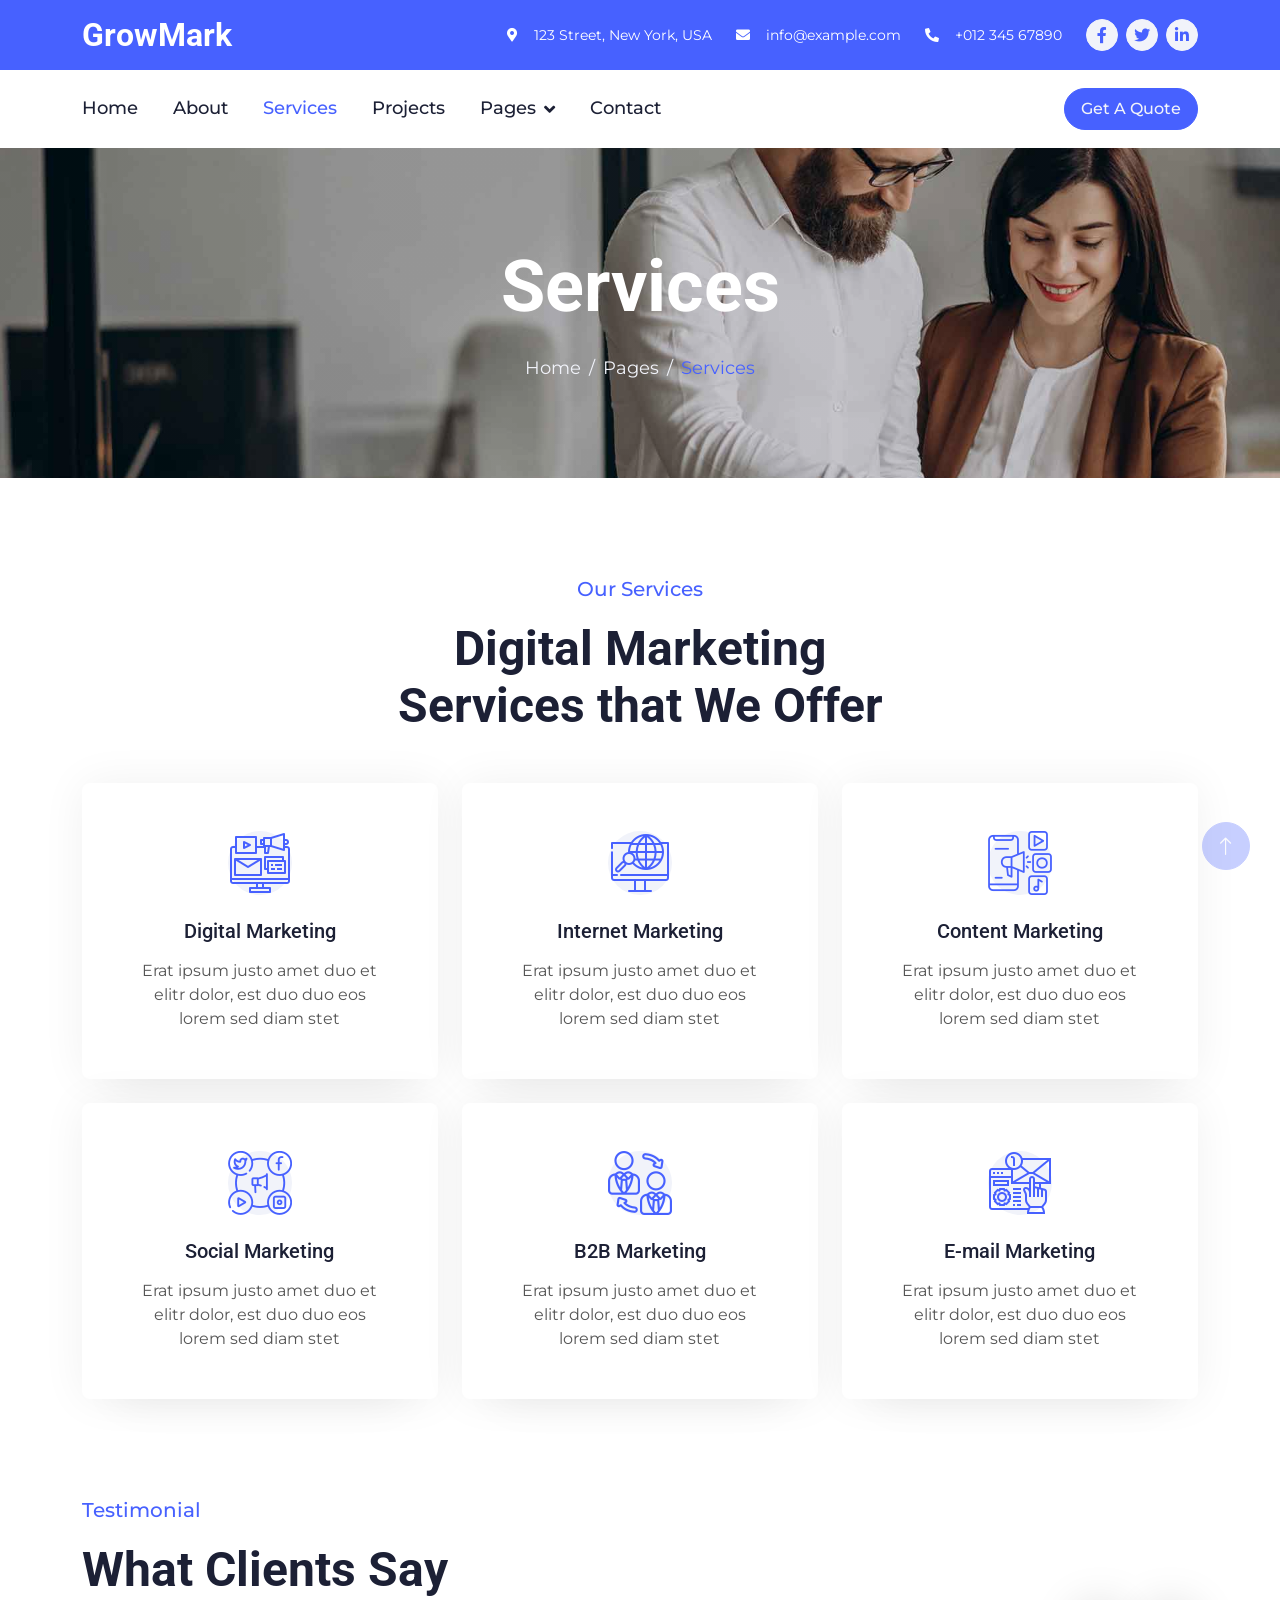
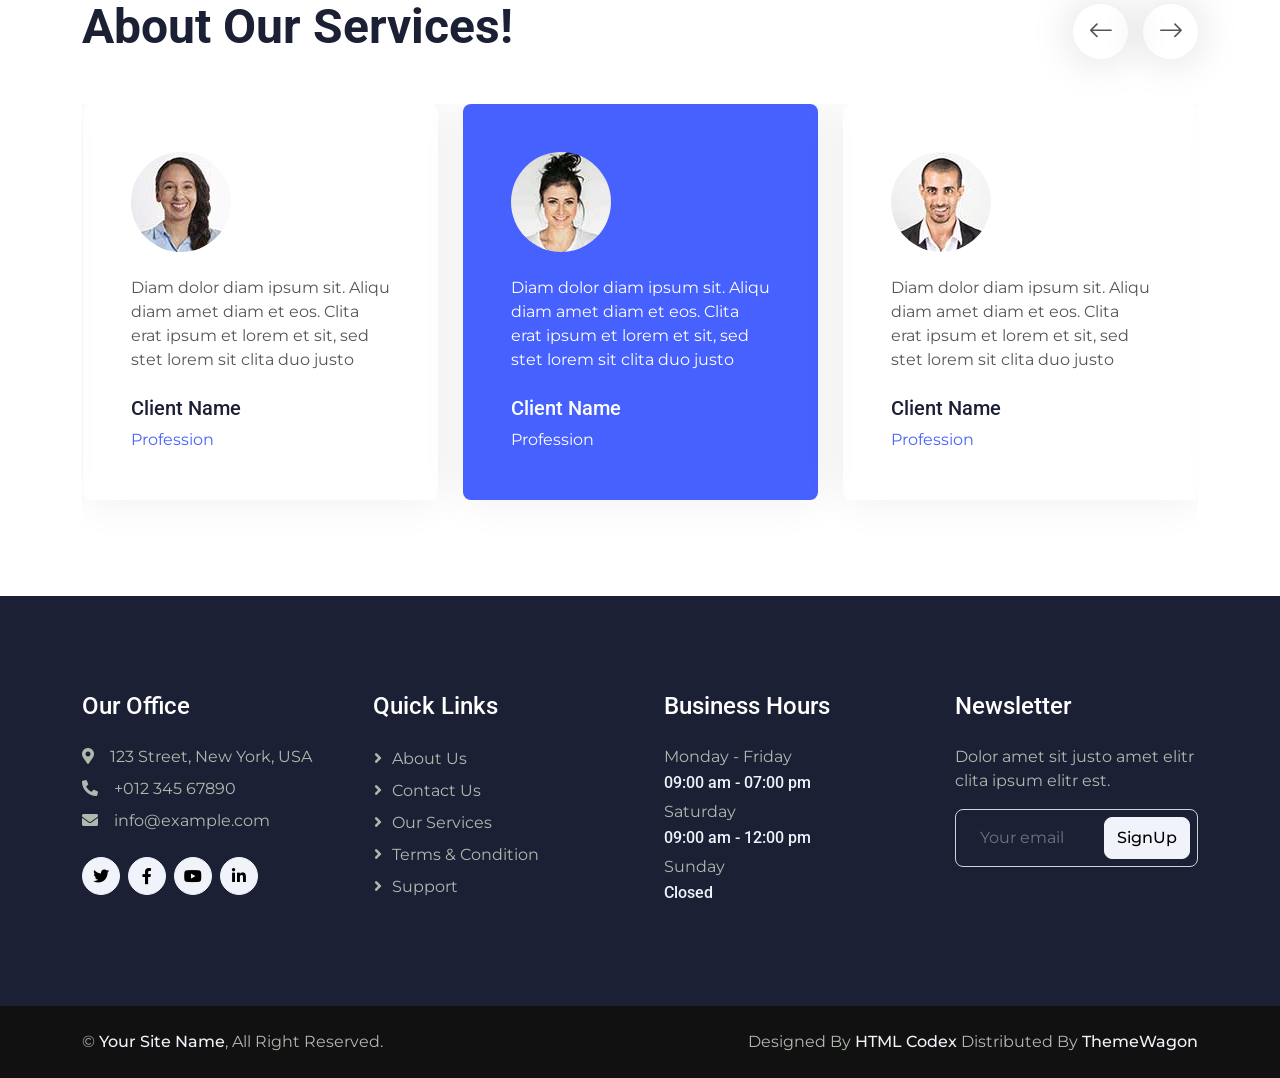
<file: service.html>
<!DOCTYPE html>
<html lang="en">

<head>
    <meta charset="utf-8">
    <title>GrowMark - Digital Marketing HTML Template</title>
    <meta content="width=device-width, initial-scale=1.0" name="viewport">
    <meta content="" name="keywords">
    <meta content="" name="description">

    <!-- Favicon -->
    <link href="img/favicon.ico" rel="icon">

    <!-- Google Web Fonts -->
    <link rel="preconnect" href="https://fonts.googleapis.com">
    <link rel="preconnect" href="https://fonts.gstatic.com" crossorigin>
    <link
        href="https://fonts.googleapis.com/css2?family=Montserrat:wght@400;500&family=Roboto:wght@500;700&display=swap"
        rel="stylesheet">

    <!-- Icon Font Stylesheet -->
    <link href="https://cdnjs.cloudflare.com/ajax/libs/font-awesome/5.10.0/css/all.min.css" rel="stylesheet">
    <link href="https://cdn.jsdelivr.net/npm/bootstrap-icons@1.4.1/font/bootstrap-icons.css" rel="stylesheet">

    <!-- Libraries Stylesheet -->
    <link href="lib/animate/animate.min.css" rel="stylesheet">
    <link href="lib/owlcarousel/assets/owl.carousel.min.css" rel="stylesheet">
    <link href="lib/lightbox/css/lightbox.min.css" rel="stylesheet">

    <!-- Customized Bootstrap Stylesheet -->
    <link href="css/bootstrap.min.css" rel="stylesheet">

    <!-- Template Stylesheet -->
    <link href="css/style.css" rel="stylesheet">
</head>

<body>
    <!-- Spinner Start -->
    <div id="spinner"
        class="show bg-white position-fixed translate-middle w-100 vh-100 top-50 start-50 d-flex align-items-center justify-content-center">
        <div class="spinner-border text-primary" role="status" style="width: 3rem; height: 3rem;"></div>
    </div>
    <!-- Spinner End -->


    <!-- Topbar Start -->
    <div class="container-fluid bg-primary text-white d-none d-lg-flex">
        <div class="container py-3">
            <div class="d-flex align-items-center">
                <a href="index.html">
                    <h2 class="text-white fw-bold m-0">GrowMark</h2>
                </a>
                <div class="ms-auto d-flex align-items-center">
                    <small class="ms-4"><i class="fa fa-map-marker-alt me-3"></i>123 Street, New York, USA</small>
                    <small class="ms-4"><i class="fa fa-envelope me-3"></i>info@example.com</small>
                    <small class="ms-4"><i class="fa fa-phone-alt me-3"></i>+012 345 67890</small>
                    <div class="ms-3 d-flex">
                        <a class="btn btn-sm-square btn-light text-primary rounded-circle ms-2" href=""><i
                                class="fab fa-facebook-f"></i></a>
                        <a class="btn btn-sm-square btn-light text-primary rounded-circle ms-2" href=""><i
                                class="fab fa-twitter"></i></a>
                        <a class="btn btn-sm-square btn-light text-primary rounded-circle ms-2" href=""><i
                                class="fab fa-linkedin-in"></i></a>
                    </div>
                </div>
            </div>
        </div>
    </div>
    <!-- Topbar End -->


    <!-- Navbar Start -->
    <div class="container-fluid bg-white sticky-top">
        <div class="container">
            <nav class="navbar navbar-expand-lg bg-white navbar-light p-lg-0">
                <a href="index.html" class="navbar-brand d-lg-none">
                    <h1 class="fw-bold m-0">GrowMark</h1>
                </a>
                <button type="button" class="navbar-toggler me-0" data-bs-toggle="collapse"
                    data-bs-target="#navbarCollapse">
                    <span class="navbar-toggler-icon"></span>
                </button>
                <div class="collapse navbar-collapse" id="navbarCollapse">
                    <div class="navbar-nav">
                        <a href="index.html" class="nav-item nav-link">Home</a>
                        <a href="about.html" class="nav-item nav-link">About</a>
                        <a href="service.html" class="nav-item nav-link active">Services</a>
                        <a href="project.html" class="nav-item nav-link">Projects</a>
                        <div class="nav-item dropdown">
                            <a href="#" class="nav-link dropdown-toggle" data-bs-toggle="dropdown">Pages</a>
                            <div class="dropdown-menu bg-light rounded-0 rounded-bottom m-0">
                                <a href="feature.html" class="dropdown-item">Features</a>
                                <a href="team.html" class="dropdown-item">Our Team</a>
                                <a href="testimonial.html" class="dropdown-item">Testimonial</a>
                                <a href="quote.html" class="dropdown-item">Quotation</a>
                                <a href="404.html" class="dropdown-item">404 Page</a>
                            </div>
                        </div>
                        <a href="contact.html" class="nav-item nav-link">Contact</a>
                    </div>
                    <div class="ms-auto d-none d-lg-block">
                        <a href="" class="btn btn-primary rounded-pill py-2 px-3">Get A Quote</a>
                    </div>
                </div>
            </nav>
        </div>
    </div>
    <!-- Navbar End -->


    <!-- Page Header Start -->
    <div class="container-fluid page-header py-5 mb-5 wow fadeIn" data-wow-delay="0.1s">
        <div class="container text-center py-5">
            <h1 class="display-2 text-white mb-4 animated slideInDown">Services</h1>
            <nav aria-label="breadcrumb animated slideInDown">
                <ol class="breadcrumb justify-content-center mb-0">
                    <li class="breadcrumb-item"><a href="#">Home</a></li>
                    <li class="breadcrumb-item"><a href="#">Pages</a></li>
                    <li class="breadcrumb-item text-primary" aria-current="page">Services</li>
                </ol>
            </nav>
        </div>
    </div>
    <!-- Page Header End -->


    <!-- Service Start -->
    <div class="container-xxl py-5">
        <div class="container">
            <div class="text-center mx-auto wow fadeInUp" data-wow-delay="0.1s" style="max-width: 500px;">
                <p class="fs-5 fw-medium text-primary">Our Services</p>
                <h1 class="display-5 mb-5">Digital Marketing Services that We Offer</h1>
            </div>
            <div class="row g-4">
                <div class="col-lg-4 col-md-6 wow fadeInUp" data-wow-delay="0.1s">
                    <div class="service-item position-relative h-100">
                        <div class="service-text rounded p-5">
                            <div class="btn-square bg-light rounded-circle mx-auto mb-4"
                                style="width: 64px; height: 64px;">
                                <img class="img-fluid" src="img/icon/icon-5.png" alt="Icon">
                            </div>
                            <h5 class="mb-3">Digital Marketing</h4>
                                <p class="mb-0">Erat ipsum justo amet duo et elitr dolor, est duo duo eos lorem sed diam
                                    stet</p>
                        </div>
                        <div class="service-btn rounded-0 rounded-bottom">
                            <a class="text-primary fw-medium" href="">Read More<i
                                    class="bi bi-chevron-double-right ms-2"></i></a>
                        </div>
                    </div>
                </div>
                <div class="col-lg-4 col-md-6 wow fadeInUp" data-wow-delay="0.3s">
                    <div class="service-item position-relative h-100">
                        <div class="service-text rounded p-5">
                            <div class="btn-square bg-light rounded-circle mx-auto mb-4"
                                style="width: 64px; height: 64px;">
                                <img class="img-fluid" src="img/icon/icon-6.png" alt="Icon">
                            </div>
                            <h5 class="mb-3">Internet Marketing</h4>
                                <p class="mb-0">Erat ipsum justo amet duo et elitr dolor, est duo duo eos lorem sed diam
                                    stet</p>
                        </div>
                        <div class="service-btn rounded-0 rounded-bottom">
                            <a class="text-primary fw-medium" href="">Read More<i
                                    class="bi bi-chevron-double-right ms-2"></i></a>
                        </div>
                    </div>
                </div>
                <div class="col-lg-4 col-md-6 wow fadeInUp" data-wow-delay="0.5s">
                    <div class="service-item position-relative h-100">
                        <div class="service-text rounded p-5">
                            <div class="btn-square bg-light rounded-circle mx-auto mb-4"
                                style="width: 64px; height: 64px;">
                                <img class="img-fluid" src="img/icon/icon-7.png" alt="Icon">
                            </div>
                            <h5 class="mb-3">Content Marketing</h4>
                                <p class="mb-0">Erat ipsum justo amet duo et elitr dolor, est duo duo eos lorem sed diam
                                    stet</p>
                        </div>
                        <div class="service-btn rounded-0 rounded-bottom">
                            <a class="text-primary fw-medium" href="">Read More<i
                                    class="bi bi-chevron-double-right ms-2"></i></a>
                        </div>
                    </div>
                </div>
                <div class="col-lg-4 col-md-6 wow fadeInUp" data-wow-delay="0.1s">
                    <div class="service-item position-relative h-100">
                        <div class="service-text rounded p-5">
                            <div class="btn-square bg-light rounded-circle mx-auto mb-4"
                                style="width: 64px; height: 64px;">
                                <img class="img-fluid" src="img/icon/icon-8.png" alt="Icon">
                            </div>
                            <h5 class="mb-3">Social Marketing</h4>
                                <p class="mb-0">Erat ipsum justo amet duo et elitr dolor, est duo duo eos lorem sed diam
                                    stet</p>
                        </div>
                        <div class="service-btn rounded-0 rounded-bottom">
                            <a class="text-primary fw-medium" href="">Read More<i
                                    class="bi bi-chevron-double-right ms-2"></i></a>
                        </div>
                    </div>
                </div>
                <div class="col-lg-4 col-md-6 wow fadeInUp" data-wow-delay="0.3s">
                    <div class="service-item position-relative h-100">
                        <div class="service-text rounded p-5">
                            <div class="btn-square bg-light rounded-circle mx-auto mb-4"
                                style="width: 64px; height: 64px;">
                                <img class="img-fluid" src="img/icon/icon-9.png" alt="Icon">
                            </div>
                            <h5 class="mb-3">B2B Marketing</h4>
                                <p class="mb-0">Erat ipsum justo amet duo et elitr dolor, est duo duo eos lorem sed diam
                                    stet</p>
                        </div>
                        <div class="service-btn rounded-0 rounded-bottom">
                            <a class="text-primary fw-medium" href="">Read More<i
                                    class="bi bi-chevron-double-right ms-2"></i></a>
                        </div>
                    </div>
                </div>
                <div class="col-lg-4 col-md-6 wow fadeInUp" data-wow-delay="0.5s">
                    <div class="service-item position-relative h-100">
                        <div class="service-text rounded p-5">
                            <div class="btn-square bg-light rounded-circle mx-auto mb-4"
                                style="width: 64px; height: 64px;">
                                <img class="img-fluid" src="img/icon/icon-10.png" alt="Icon">
                            </div>
                            <h5 class="mb-3">E-mail Marketing</h4>
                                <p class="mb-0">Erat ipsum justo amet duo et elitr dolor, est duo duo eos lorem sed diam
                                    stet</p>
                        </div>
                        <div class="service-btn rounded-0 rounded-bottom">
                            <a class="text-primary fw-medium" href="">Read More<i
                                    class="bi bi-chevron-double-right ms-2"></i></a>
                        </div>
                    </div>
                </div>
            </div>
        </div>
    </div>
    <!-- Service End -->


    <!-- Testimonial Start -->
    <div class="container-xxl pt-5">
        <div class="container">
            <div class="text-center text-md-start pb-5 pb-md-0 wow fadeInUp" data-wow-delay="0.1s"
                style="max-width: 500px;">
                <p class="fs-5 fw-medium text-primary">Testimonial</p>
                <h1 class="display-5 mb-5">What Clients Say About Our Services!</h1>
            </div>
            <div class="owl-carousel testimonial-carousel wow fadeInUp" data-wow-delay="0.1s">
                <div class="testimonial-item rounded p-4 p-lg-5 mb-5">
                    <img class="mb-4" src="img/testimonial-1.jpg" alt="">
                    <p class="mb-4">Diam dolor diam ipsum sit. Aliqu diam amet diam et eos. Clita erat ipsum et lorem et
                        sit, sed stet lorem sit clita duo justo</p>
                    <h5>Client Name</h5>
                    <span class="text-primary">Profession</span>
                </div>
                <div class="testimonial-item rounded p-4 p-lg-5 mb-5">
                    <img class="mb-4" src="img/testimonial-2.jpg" alt="">
                    <p class="mb-4">Diam dolor diam ipsum sit. Aliqu diam amet diam et eos. Clita erat ipsum et lorem et
                        sit, sed stet lorem sit clita duo justo</p>
                    <h5>Client Name</h5>
                    <span class="text-primary">Profession</span>
                </div>
                <div class="testimonial-item rounded p-4 p-lg-5 mb-5">
                    <img class="mb-4" src="img/testimonial-3.jpg" alt="">
                    <p class="mb-4">Diam dolor diam ipsum sit. Aliqu diam amet diam et eos. Clita erat ipsum et lorem et
                        sit, sed stet lorem sit clita duo justo</p>
                    <h5>Client Name</h5>
                    <span class="text-primary">Profession</span>
                </div>
                <div class="testimonial-item rounded p-4 p-lg-5 mb-5">
                    <img class="mb-4" src="img/testimonial-4.jpg" alt="">
                    <p class="mb-4">Diam dolor diam ipsum sit. Aliqu diam amet diam et eos. Clita erat ipsum et lorem et
                        sit, sed stet lorem sit clita duo justo</p>
                    <h5>Client Name</h5>
                    <span class="text-primary">Profession</span>
                </div>
            </div>
        </div>
    </div>
    <!-- Testimonial End -->


    <!-- Footer Start -->
    <div class="container-fluid bg-dark footer mt-5 py-5 wow fadeIn" data-wow-delay="0.1s">
        <div class="container py-5">
            <div class="row g-5">
                <div class="col-lg-3 col-md-6">
                    <h4 class="text-white mb-4">Our Office</h4>
                    <p class="mb-2"><i class="fa fa-map-marker-alt me-3"></i>123 Street, New York, USA</p>
                    <p class="mb-2"><i class="fa fa-phone-alt me-3"></i>+012 345 67890</p>
                    <p class="mb-2"><i class="fa fa-envelope me-3"></i>info@example.com</p>
                    <div class="d-flex pt-3">
                        <a class="btn btn-square btn-light rounded-circle me-2" href=""><i
                                class="fab fa-twitter"></i></a>
                        <a class="btn btn-square btn-light rounded-circle me-2" href=""><i
                                class="fab fa-facebook-f"></i></a>
                        <a class="btn btn-square btn-light rounded-circle me-2" href=""><i
                                class="fab fa-youtube"></i></a>
                        <a class="btn btn-square btn-light rounded-circle me-2" href=""><i
                                class="fab fa-linkedin-in"></i></a>
                    </div>
                </div>
                <div class="col-lg-3 col-md-6">
                    <h4 class="text-white mb-4">Quick Links</h4>
                    <a class="btn btn-link" href="">About Us</a>
                    <a class="btn btn-link" href="">Contact Us</a>
                    <a class="btn btn-link" href="">Our Services</a>
                    <a class="btn btn-link" href="">Terms & Condition</a>
                    <a class="btn btn-link" href="">Support</a>
                </div>
                <div class="col-lg-3 col-md-6">
                    <h4 class="text-white mb-4">Business Hours</h4>
                    <p class="mb-1">Monday - Friday</p>
                    <h6 class="text-light">09:00 am - 07:00 pm</h6>
                    <p class="mb-1">Saturday</p>
                    <h6 class="text-light">09:00 am - 12:00 pm</h6>
                    <p class="mb-1">Sunday</p>
                    <h6 class="text-light">Closed</h6>
                </div>
                <div class="col-lg-3 col-md-6">
                    <h4 class="text-white mb-4">Newsletter</h4>
                    <p>Dolor amet sit justo amet elitr clita ipsum elitr est.</p>
                    <div class="position-relative w-100">
                        <input class="form-control bg-transparent w-100 py-3 ps-4 pe-5" type="text"
                            placeholder="Your email">
                        <button type="button"
                            class="btn btn-light py-2 position-absolute top-0 end-0 mt-2 me-2">SignUp</button>
                    </div>
                </div>
            </div>
        </div>
    </div>
    <!-- Footer End -->


    <!-- Copyright Start -->
    <div class="container-fluid copyright py-4">
        <div class="container">
            <div class="row">
                <div class="col-md-6 text-center text-md-start mb-3 mb-md-0">
                    &copy; <a class="fw-medium text-light" href="#">Your Site Name</a>, All Right Reserved.
                </div>
                <div class="col-md-6 text-center text-md-end">
                    <!--/*** This template is free as long as you keep the footer author’s credit link/attribution link/backlink. If you'd like to use the template without the footer author’s credit link/attribution link/backlink, you can purchase the Credit Removal License from "https://htmlcodex.com/credit-removal". Thank you for your support. ***/-->
                    Designed By <a class="fw-medium text-light" href="https://htmlcodex.com">HTML Codex</a>
                    Distributed By <a class="fw-medium text-light" href="https://themewagon.com">ThemeWagon</a>
                </div>
            </div>
        </div>
    </div>
    <!-- Copyright End -->


    <!-- Back to Top -->
    <a href="#" class="btn btn-lg btn-primary btn-lg-square rounded-circle back-to-top"><i
            class="bi bi-arrow-up"></i></a>


    <!-- JavaScript Libraries -->
    <script src="https://ajax.googleapis.com/ajax/libs/jquery/3.6.1/jquery.min.js"></script>
    <script src="https://cdn.jsdelivr.net/npm/bootstrap@5.0.0/dist/js/bootstrap.bundle.min.js"></script>
    <script src="lib/wow/wow.min.js"></script>
    <script src="lib/easing/easing.min.js"></script>
    <script src="lib/waypoints/waypoints.min.js"></script>
    <script src="lib/owlcarousel/owl.carousel.min.js"></script>
    <script src="lib/lightbox/js/lightbox.min.js"></script>

    <!-- Template Javascript -->
    <script src="js/main.js"></script>
</body>

</html>
</file>
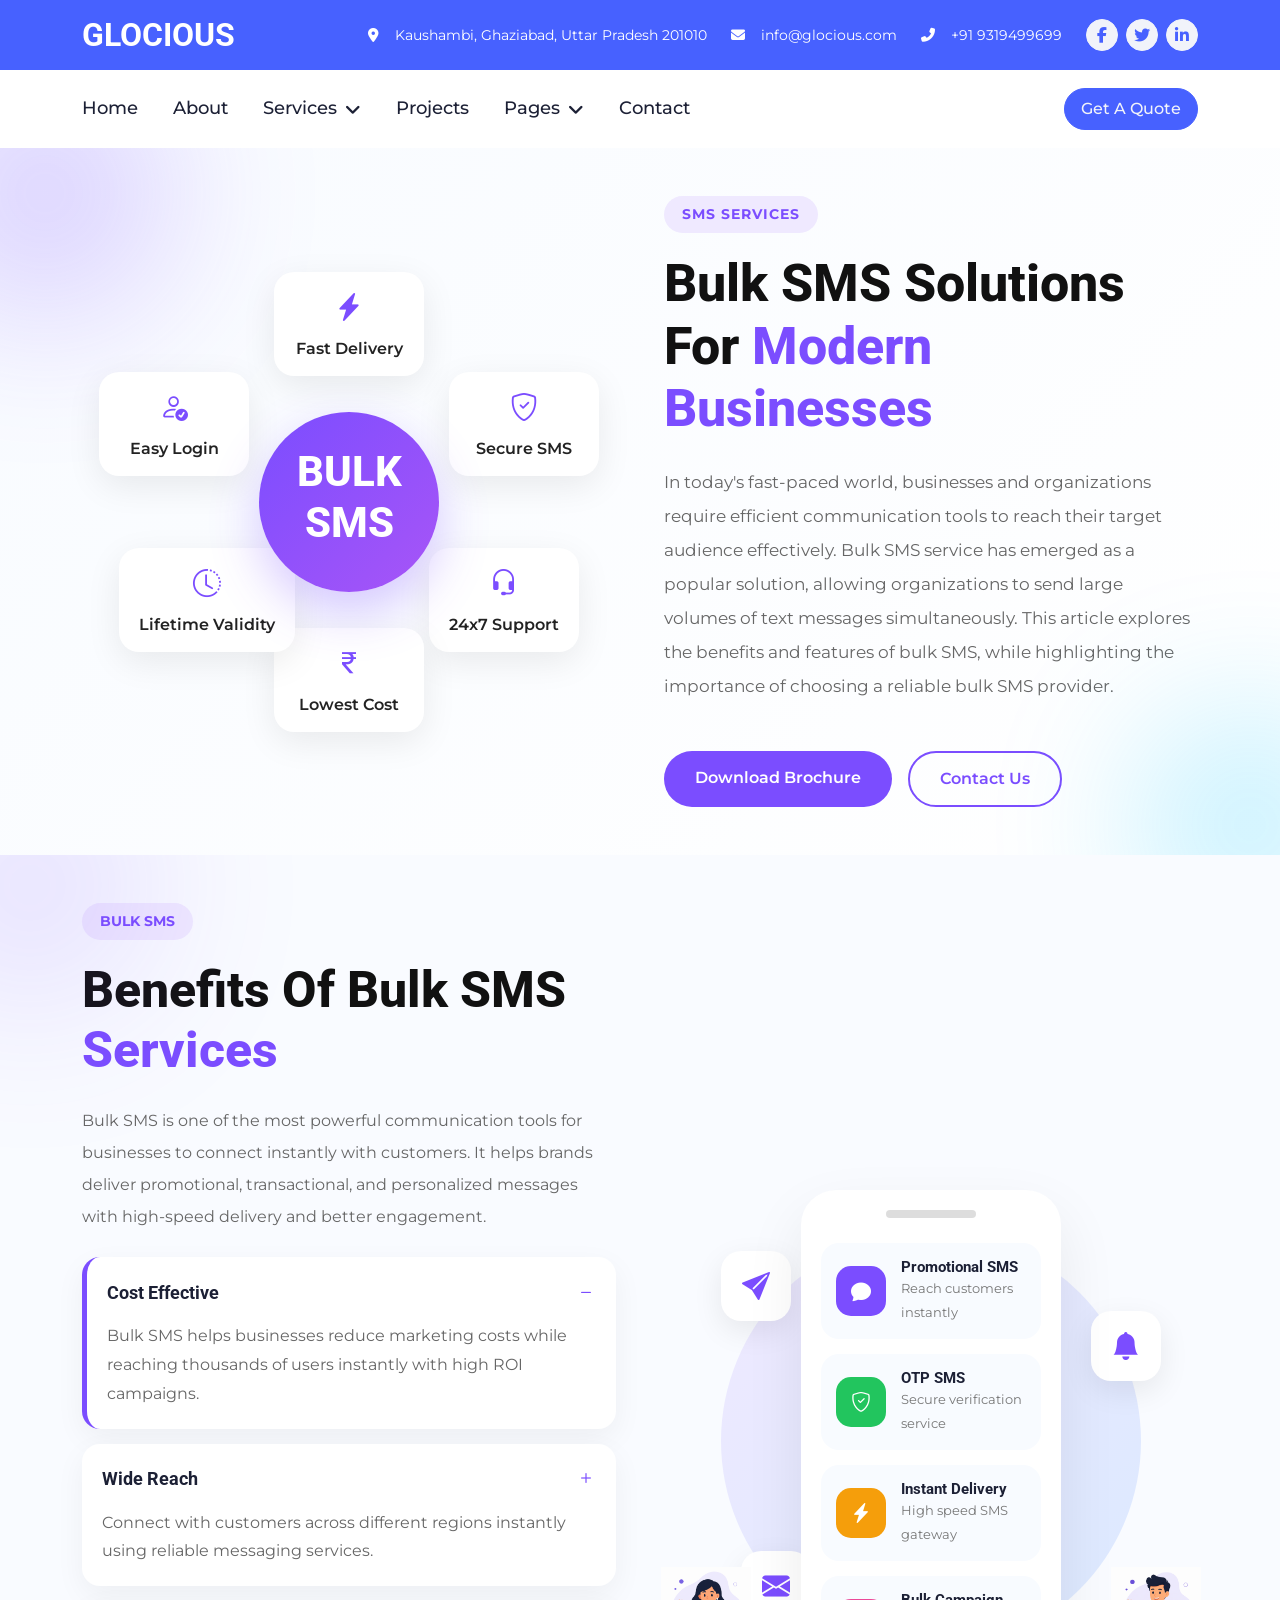
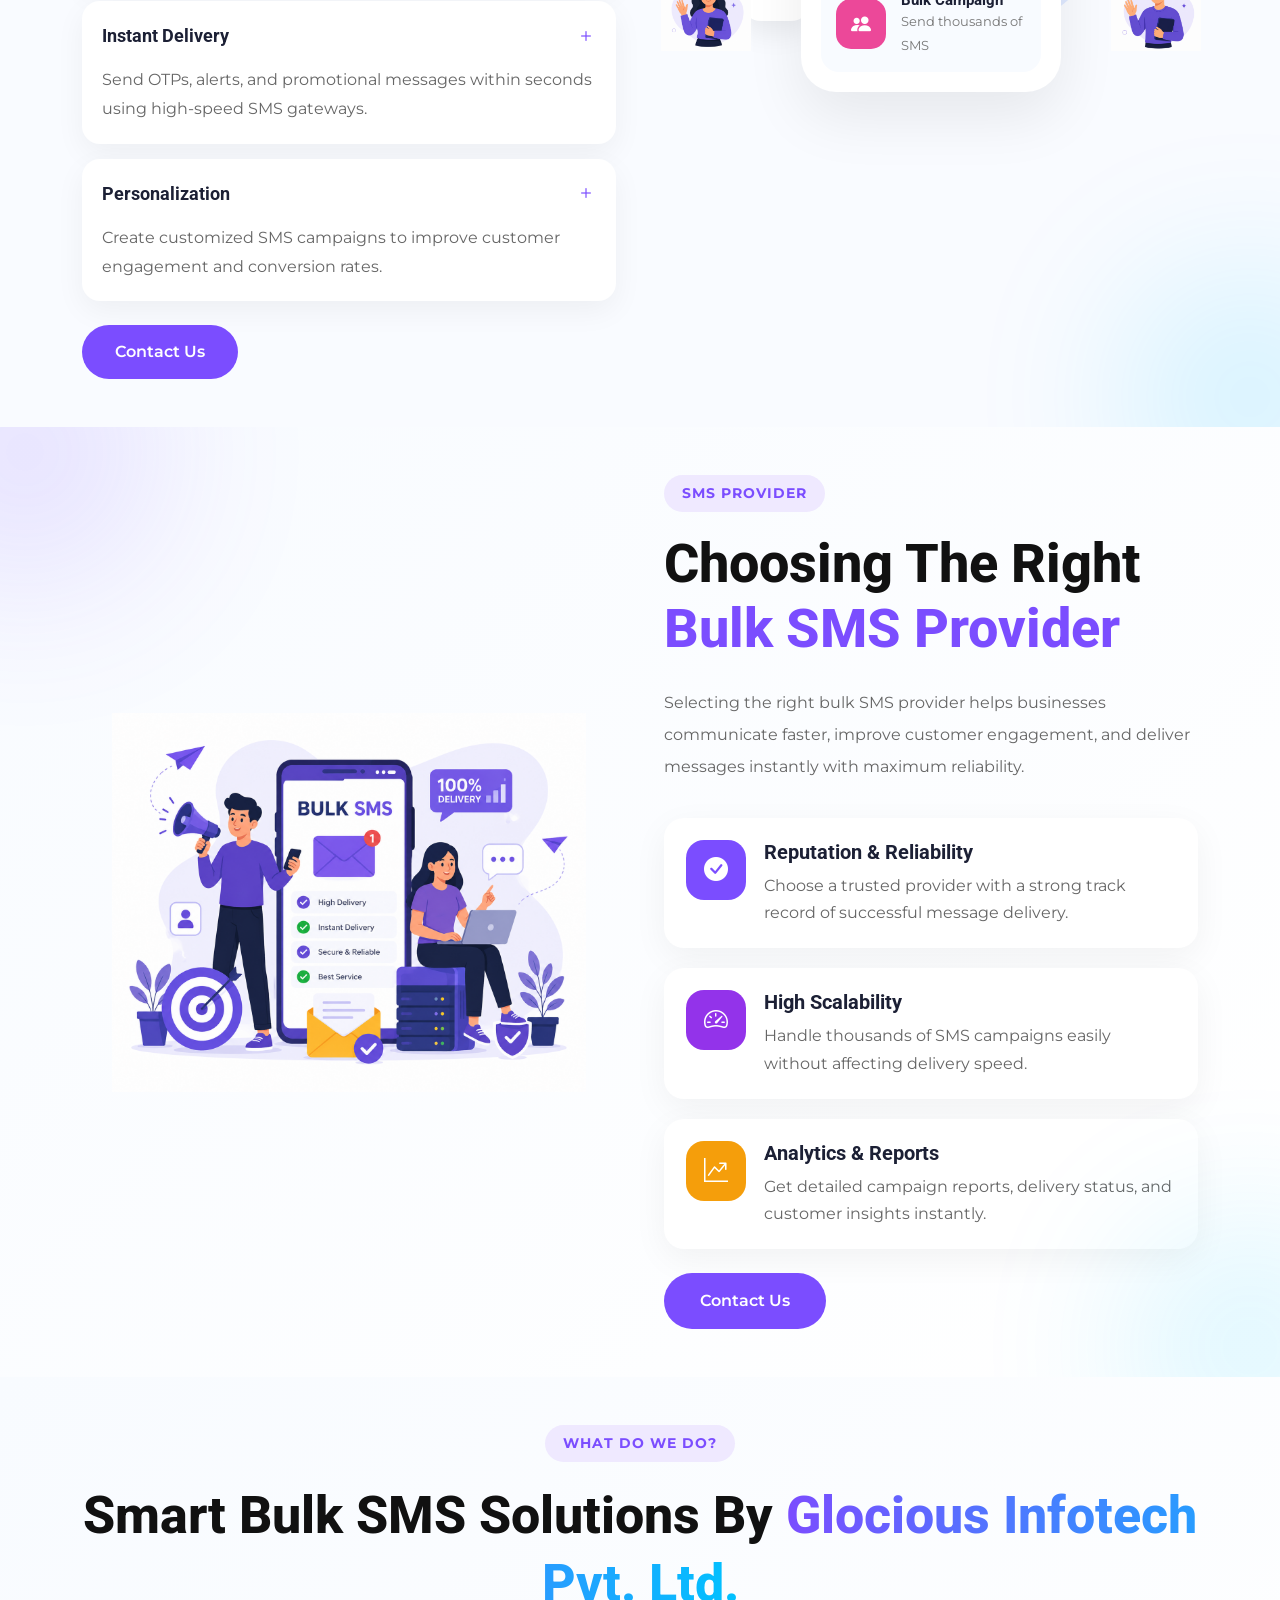
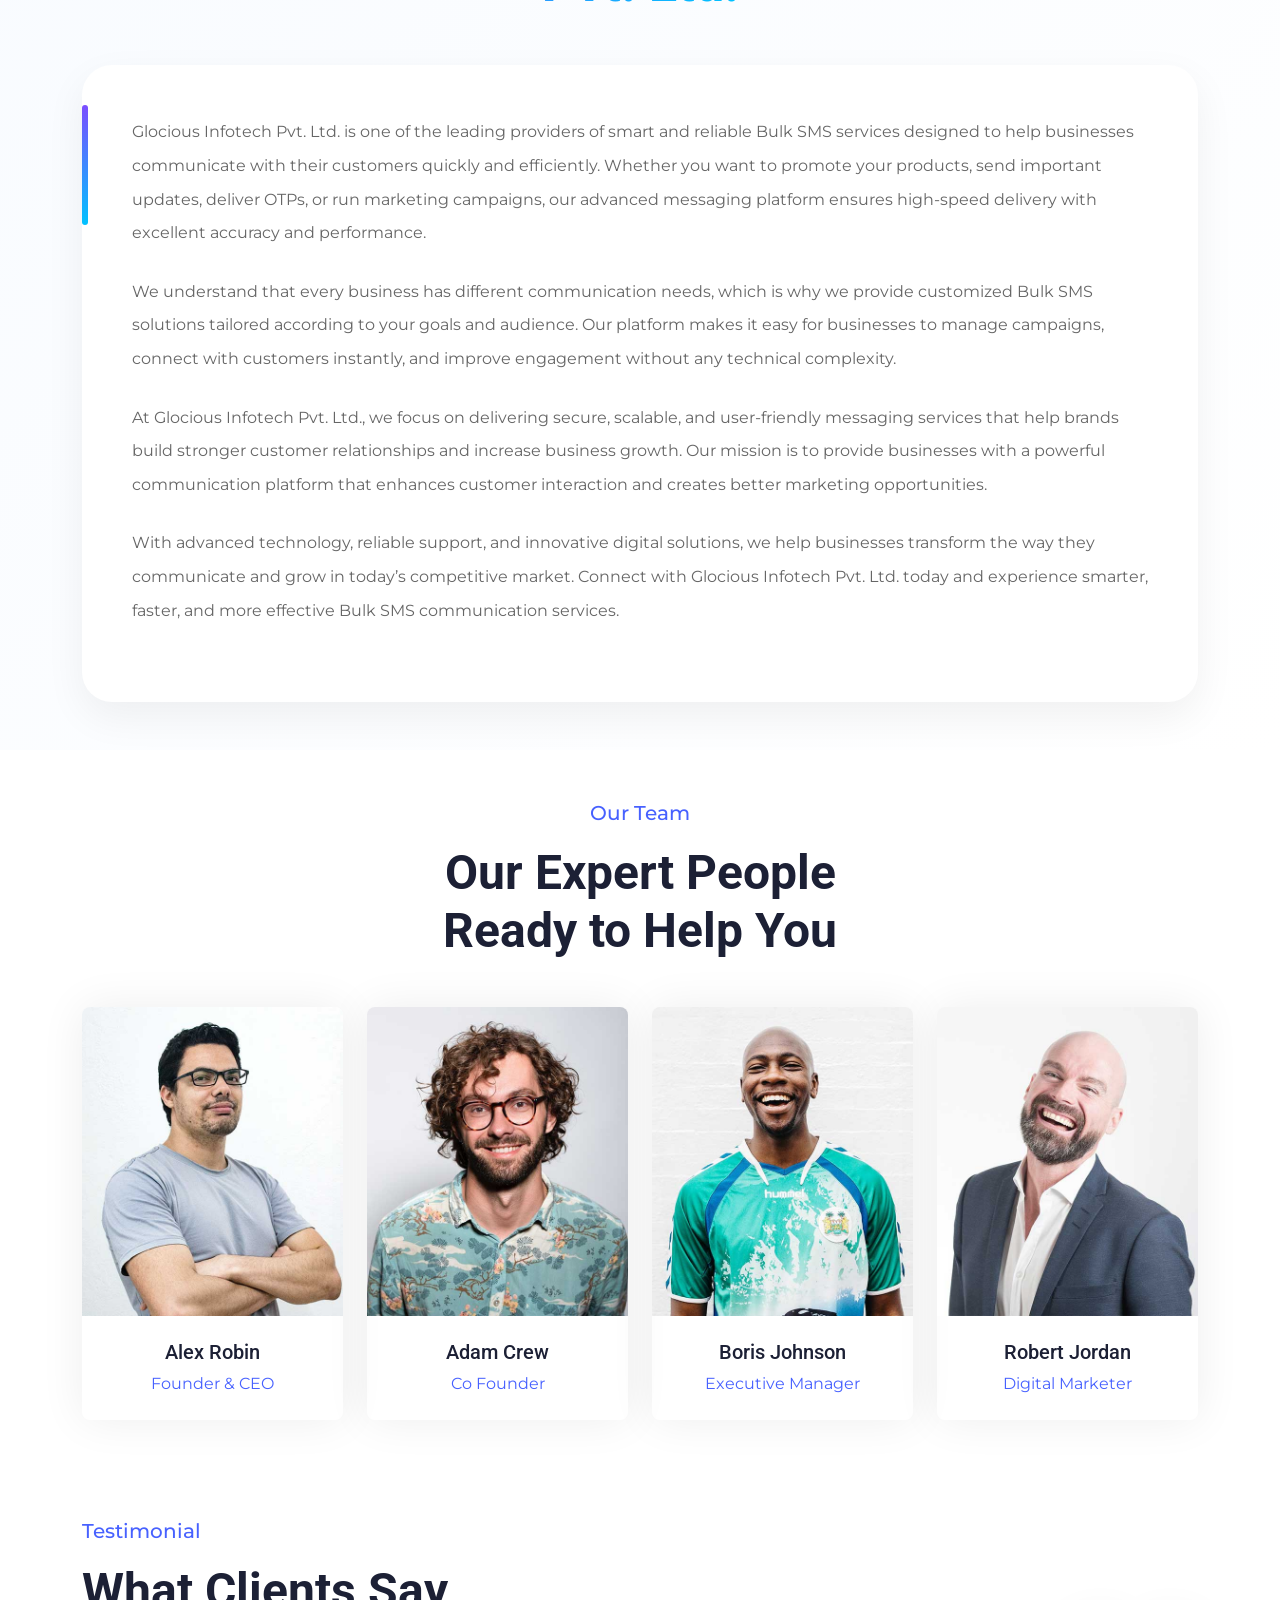
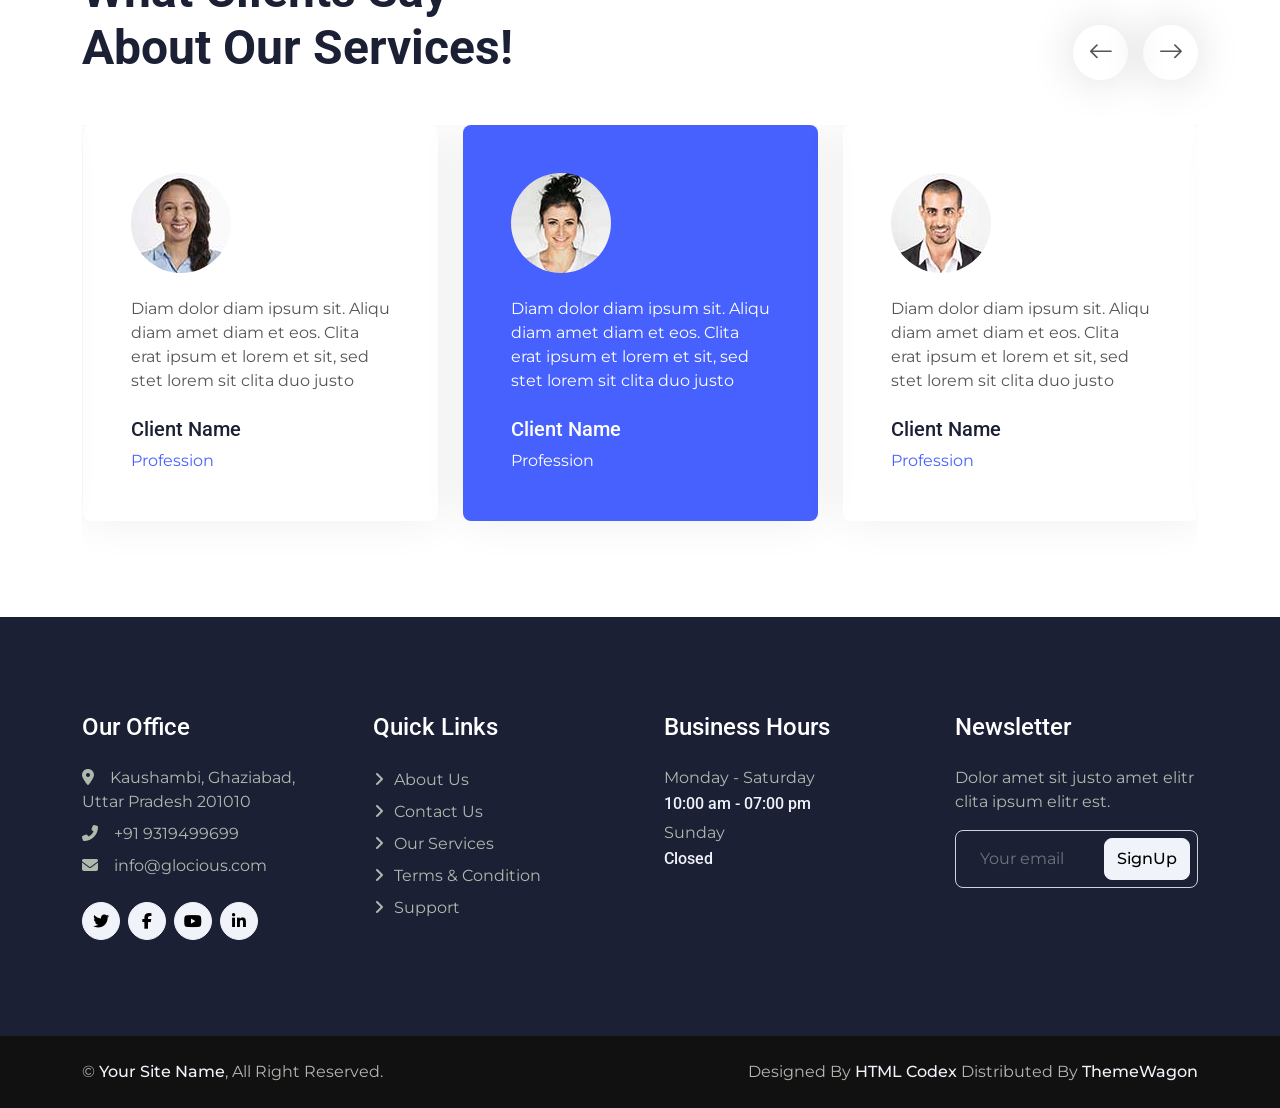
<file: SMS.html>
<!DOCTYPE html>
<html lang="en">

<head>
    <meta charset="utf-8">
    <title>GrowMark - Digital Marketing HTML Template</title>
    <meta content="width=device-width, initial-scale=1.0" name="viewport">
    <meta content="" name="keywords">
    <meta content="" name="description">

    <!-- Favicon -->
    <link href="img/favicon.ico" rel="icon">

    <!-- Google Web Fonts -->
    <link rel="preconnect" href="https://fonts.googleapis.com">
    <link rel="preconnect" href="https://fonts.gstatic.com" crossorigin>
    <link
        href="https://fonts.googleapis.com/css2?family=Montserrat:wght@400;500&family=Roboto:wght@500;700&display=swap"
        rel="stylesheet">

    <!-- Icon Font Stylesheet -->
    <link href="https://cdnjs.cloudflare.com/ajax/libs/font-awesome/5.10.0/css/all.min.css" rel="stylesheet">
    <link href="https://cdn.jsdelivr.net/npm/bootstrap-icons@1.4.1/font/bootstrap-icons.css" rel="stylesheet">
    <link rel="stylesheet" href="https://cdnjs.cloudflare.com/ajax/libs/font-awesome/6.5.1/css/all.min.css">

    <!-- Libraries Stylesheet -->
    <link href="lib/animate/animate.min.css" rel="stylesheet">
    <link href="lib/owlcarousel/assets/owl.carousel.min.css" rel="stylesheet">
    <link href="lib/lightbox/css/lightbox.min.css" rel="stylesheet">

    <!-- Customized Bootstrap Stylesheet -->
    <link href="css/bootstrap.min.css" rel="stylesheet">

    <!-- Template Stylesheet -->
    <link href="css/style.css" rel="stylesheet">
</head>
<style>
    /* Section */
    .bulk-sms-section {
        position: relative;
        background: linear-gradient(135deg, #f8fbff, #ffffff);
        overflow: hidden;
    }

    /* Background Shapes */
    .shape {
        position: absolute;
        border-radius: 50%;
        filter: blur(80px);
        opacity: 0.25;
    }

    .shape-1 {
        width: 250px;
        height: 250px;
        background: #7b4dff;
        top: -80px;
        left: -80px;
    }

    .shape-2 {
        width: 220px;
        height: 220px;
        background: #00c2ff;
        bottom: -80px;
        right: -80px;
    }

    /* Left Visual */
    .sms-visual {
        position: relative;
        width: 500px;
        height: 500px;
        margin: auto;
    }

    /* Center Circle */
    .center-circle {
        position: absolute;
        top: 50%;
        left: 50%;
        transform: translate(-50%, -50%);
        width: 180px;
        height: 180px;
        border-radius: 50%;
        background: linear-gradient(135deg, #7b4dff, #a855f7);
        display: flex;
        align-items: center;
        justify-content: center;
        text-align: center;
        box-shadow: 0 20px 50px rgba(123, 77, 255, 0.3);
        z-index: 5;
    }

    .center-circle h2 {
        color: #fff;
        font-size: 42px;
        font-weight: 800;
        line-height: 1.2;
    }

    /* Bubble */
    .bubble {
        position: absolute;
        background: #fff;
        padding: 15px 20px;
        border-radius: 20px;
        box-shadow: 0 10px 35px rgba(0, 0, 0, 0.08);
        font-weight: 600;
        color: #222;
        min-width: 150px;
        text-align: center;
        animation: float 4s ease-in-out infinite;
    }

    .bubble i {
        display: block;
        font-size: 28px;
        margin-bottom: 8px;
        color: #7b4dff;
    }

    /* Bubble Positions */
    .bubble-1 {
        top: 20px;
        left: 50%;
        transform: translateX(-50%);
    }

    .bubble-2 {
        top: 120px;
        right: 0;
    }

    .bubble-3 {
        bottom: 100px;
        right: 20px;
    }

    .bubble-4 {
        bottom: 20px;
        left: 50%;
        transform: translateX(-50%);
    }

    .bubble-5 {
        bottom: 100px;
        left: 20px;
    }

    .bubble-6 {
        top: 120px;
        left: 0;
    }

    /* Floating Animation */
    @keyframes float {

        0% {
            transform: translateY(0px);
        }

        50% {
            transform: translateY(-12px);
        }

        100% {
            transform: translateY(0px);
        }

    }

    /* Right Side */
    .section-badge {
        display: inline-block;
        padding: 8px 18px;
        background: #efe9ff;
        color: #7b4dff;
        border-radius: 50px;
        font-size: 14px;
        font-weight: 700;
        letter-spacing: 1px;
    }

    .section-title {
        font-size: 52px;
        font-weight: 800;
        margin-top: 20px;
        line-height: 1.2;
        color: #111;
    }

    .section-title span {
        color: #7b4dff;
    }

    .section-text {
        color: #666;
        line-height: 2;
        margin-top: 25px;
        font-size: 17px;
    }

    /* Feature */
    .feature-item {
        background: #fff;
        padding: 16px 20px;
        border-radius: 15px;
        box-shadow: 0 8px 25px rgba(0, 0, 0, 0.05);
        font-weight: 600;
    }

    .feature-item i {
        color: #7b4dff;
        margin-right: 10px;
    }

    /* Buttons */
    .btn-main {
        background: #7b4dff;
        color: #fff;
        padding: 14px 30px;
        border-radius: 50px;
        font-weight: 600;
    }

    .btn-main:hover {
        background: #6236e0;
        color: #fff;
    }

    .btn-outline-main {
        border: 2px solid #7b4dff;
        color: #7b4dff;
        padding: 14px 30px;
        border-radius: 50px;
        font-weight: 600;
    }

    .btn-outline-main:hover {
        background: #7b4dff;
        color: #fff;
    }

    /* Responsive */
    @media(max-width:991px) {

        .sms-visual {
            width: 100%;
            height: 600px;
        }

        .section-title {
            font-size: 38px;
        }

    }

    @media(max-width:576px) {

        .center-circle {
            width: 140px;
            height: 140px;
        }

        .center-circle h2 {
            font-size: 32px;
        }

        .bubble {
            min-width: 120px;
            font-size: 14px;
            padding: 12px;
        }

        .section-title {
            font-size: 30px;
        }

    }

    /* Section */
    .benefits-section {
        position: relative;
        background: #f9fbff;
        overflow: hidden;
    }

    /* Background Blur */
    .blur-shape {
        position: absolute;
        border-radius: 50%;
        filter: blur(90px);
        opacity: 0.2;
    }

    .blur-1 {
        width: 220px;
        height: 220px;
        background: #7b4dff;
        top: -80px;
        left: -80px;
    }

    .blur-2 {
        width: 220px;
        height: 220px;
        background: #00bfff;
        bottom: -80px;
        right: -80px;
    }

    /* Left Side */
    .section-tag {
        display: inline-block;
        padding: 8px 18px;
        background: #efe9ff;
        color: #7b4dff;
        border-radius: 50px;
        font-size: 14px;
        font-weight: 700;
    }

    .section-heading {
        font-size: 50px;
        font-weight: 800;
        margin-top: 20px;
        color: #111;
        line-height: 1.2;
    }

    .section-heading span {
        color: #7b4dff;
    }

    .section-description {
        color: #666;
        line-height: 2;
        margin-top: 25px;
        font-size: 16px;
    }

    /* Accordion */
    .custom-accordion {
        display: flex;
        flex-direction: column;
        gap: 15px;
    }

    .accordion-item-custom {
        background: #fff;
        border-radius: 18px;
        padding: 20px;
        box-shadow: 0 10px 30px rgba(0, 0, 0, 0.05);
        cursor: pointer;
        transition: 0.3s;
    }

    .accordion-item-custom.active {
        border-left: 5px solid #7b4dff;
    }

    .accordion-header-custom {
        display: flex;
        align-items: center;
        justify-content: space-between;
    }

    .accordion-header-custom h5 {
        margin: 0;
        font-weight: 700;
        font-size: 18px;
    }

    .accordion-header-custom i {
        color: #7b4dff;
        font-size: 20px;
    }

    .accordion-body-custom {
        margin-top: 15px;
        color: #666;
        line-height: 1.8;
    }

    /* Button */
    .btn-contact {
        background: #7b4dff;
        color: #fff;
        padding: 14px 32px;
        border-radius: 50px;
        font-weight: 600;
    }

    .btn-contact:hover {
        background: #6336e2;
        color: #fff;
    }

    /* Right Side */
    .illustration-box {
        position: relative;
        width: 500px;
        height: 500px;
        margin: auto;
    }

    /* Background Circle */
    .bg-circle {
        position: absolute;
        width: 420px;
        height: 420px;
        background: linear-gradient(135deg, #efe9ff, #dbe9ff);
        border-radius: 50%;
        top: 50%;
        left: 50%;
        transform: translate(-50%, -50%);
    }

    /* Mobile */
    .mobile-card {
        position: absolute;
        top: 50%;
        left: 50%;
        transform: translate(-50%, -50%);
        width: 260px;
        background: #fff;
        border-radius: 35px;
        padding: 20px;
        box-shadow: 0 25px 60px rgba(0, 0, 0, 0.08);
        z-index: 5;
    }

    /* Mobile Top */
    .mobile-top {
        width: 90px;
        height: 8px;
        background: #ddd;
        border-radius: 20px;
        margin: auto;
        margin-bottom: 25px;
    }

    /* Message List */
    .message-list {
        display: flex;
        flex-direction: column;
        gap: 15px;
    }

    /* Message Item */
    .message-item {
        display: flex;
        align-items: center;
        gap: 15px;
        background: #f8fbff;
        padding: 15px;
        border-radius: 18px;
        transition: 0.3s;
    }

    .message-item:hover {
        transform: translateY(-3px);
    }

    /* Icon */
    .msg-icon {
        min-width: 50px;
        height: 50px;
        border-radius: 15px;
        background: #7b4dff;
        display: flex;
        align-items: center;
        justify-content: center;
        color: #fff;
        font-size: 20px;
    }

    .msg-icon.green {
        background: #22c55e;
    }

    .msg-icon.orange {
        background: #f59e0b;
    }

    .msg-icon.pink {
        background: #ec4899;
    }

    /* Text */
    .msg-content h6 {
        margin: 0;
        font-weight: 700;
        font-size: 15px;
    }

    .msg-content span {
        color: #777;
        font-size: 13px;
    }

    /* Floating Icons */
    .floating-icon {
        position: absolute;
        width: 70px;
        height: 70px;
        background: #fff;
        border-radius: 20px;
        display: flex;
        align-items: center;
        justify-content: center;
        color: #7b4dff;
        font-size: 28px;
        box-shadow: 0 10px 30px rgba(0, 0, 0, 0.08);
        animation: float 4s ease-in-out infinite;
    }

    .icon-1 {
        top: 60px;
        left: 40px;
    }

    .icon-2 {
        top: 120px;
        right: 20px;
    }

    .icon-3 {
        bottom: 70px;
        left: 60px;
    }

    /* User Images */
    .user-img {
        position: absolute;
        width: 90px;
        z-index: 10;
        animation: floatUser 4s ease-in-out infinite;
    }

    /* Left User */
    .user-left {
        bottom: 40px;
        left: -20px;
    }

    /* Right User */
    .user-right {
        bottom: 40px;
        right: -20px;
    }

    /* Animation */
    @keyframes floatUser {

        0% {
            transform: translateY(0px);
        }

        50% {
            transform: translateY(-10px);
        }

        100% {
            transform: translateY(0px);
        }

    }

    /* Mobile Responsive */
    @media(max-width:576px) {

        .user-img {
            width: 65px;
        }

        .user-left {
            left: -10px;
        }

        .user-right {
            right: -10px;
        }

    }

    /* Animation */
    @keyframes float {

        0% {
            transform: translateY(0px);
        }

        50% {
            transform: translateY(-12px);
        }

        100% {
            transform: translateY(0px);
        }

    }

    /* Responsive */
    @media(max-width:991px) {

        .illustration-box {
            width: 100%;
            height: 500px;
        }

        .section-heading {
            font-size: 38px;
        }

    }

    @media(max-width:576px) {

        .section-heading {
            font-size: 30px;
        }

        .mobile-card {
            width: 180px;
            height: 320px;
        }

        .floating-icon {
            width: 55px;
            height: 55px;
            font-size: 22px;
        }

    }

    .provider-section {
        position: relative;
        background: linear-gradient(135deg, #f8fbff, #ffffff);
        overflow: hidden;
    }

    /* Background Shapes */
    .provider-shape {
        position: absolute;
        border-radius: 50%;
        filter: blur(90px);
        opacity: 0.18;
    }

    .shape-left {
        width: 250px;
        height: 250px;
        background: #7b4dff;
        top: -100px;
        left: -100px;
    }

    .shape-right {
        width: 220px;
        height: 220px;
        background: #00c2ff;
        bottom: -80px;
        right: -80px;
    }

    /* Left Side */
    .provider-image-box {
        position: relative;
        padding: 30px;
    }

    .provider-main-img {
        position: relative;
        z-index: 2;
        animation: float 4s ease-in-out infinite;
    }

    /* Floating Card */
    .floating-card {
        position: absolute;
        display: flex;
        align-items: center;
        gap: 15px;
        background: #fff;
        padding: 15px 18px;
        border-radius: 18px;
        box-shadow: 0 15px 40px rgba(0, 0, 0, 0.08);
        z-index: 5;
    }

    .card-one {
        top: 30px;
        right: 0;
    }

    .card-two {
        bottom: 60px;
        left: 0;
    }

    /* Icon */
    .icon-box {
        width: 55px;
        height: 55px;
        border-radius: 16px;
        background: #7b4dff;
        display: flex;
        align-items: center;
        justify-content: center;
        color: #fff;
        font-size: 22px;
    }

    .icon-box.purple {
        background: #9333ea;
    }

    /* Floating Badge */
    .floating-badge {
        position: absolute;
        bottom: 10px;
        right: 40px;
        background: #7b4dff;
        color: #fff;
        padding: 14px 22px;
        border-radius: 50px;
        font-weight: 600;
        box-shadow: 0 10px 30px rgba(123, 77, 255, 0.25);
    }

    .floating-badge i {
        margin-right: 8px;
    }

    /* Right Side */
    .section-label {
        display: inline-block;
        padding: 8px 18px;
        background: #efe9ff;
        color: #7b4dff;
        border-radius: 50px;
        font-size: 14px;
        font-weight: 700;
        letter-spacing: 1px;
    }

    .provider-title {
        font-size: 54px;
        font-weight: 800;
        margin-top: 20px;
        line-height: 1.2;
        color: #111;
    }

    .provider-title span {
        color: #7b4dff;
    }

    .provider-text {
        margin-top: 25px;
        color: #666;
        line-height: 2;
        font-size: 16px;
    }

    /* Features */
    .provider-features {
        margin-top: 35px;
        display: flex;
        flex-direction: column;
        gap: 20px;
    }

    .feature-box {
        display: flex;
        gap: 18px;
        background: #fff;
        padding: 22px;
        border-radius: 20px;
        box-shadow: 0 10px 35px rgba(0, 0, 0, 0.05);
        transition: 0.3s;
    }

    .feature-box:hover {
        transform: translateY(-5px);
    }

    /* Feature Icon */
    .feature-icon {
        min-width: 60px;
        height: 60px;
        border-radius: 18px;
        background: #7b4dff;
        display: flex;
        align-items: center;
        justify-content: center;
        color: #fff;
        font-size: 24px;
    }

    .feature-icon.purple {
        background: #9333ea;
    }

    .feature-icon.orange {
        background: #f59e0b;
    }

    /* Feature Text */
    .feature-box h5 {
        font-weight: 700;
        margin-bottom: 8px;
    }

    .feature-box p {
        margin: 0;
        color: #666;
        line-height: 1.7;
    }

    /* Button */
    .btn-provider {
        background: #7b4dff;
        color: #fff;
        padding: 15px 35px;
        border-radius: 50px;
        font-weight: 600;
        transition: 0.3s;
    }

    .btn-provider:hover {
        background: #6236e0;
        color: #fff;
    }

    /* Animation */
    @keyframes float {

        0% {
            transform: translateY(0px);
        }

        50% {
            transform: translateY(-12px);
        }

        100% {
            transform: translateY(0px);
        }

    }

    /* Section */
    .bulk-about-section {
        background: linear-gradient(135deg, #f8fbff, #ffffff);
        position: relative;
        overflow: hidden;
    }

    /* Tag */
    .bulk-tag {
        display: inline-block;
        padding: 8px 18px;
        background: #efe9ff;
        color: #7b4dff;
        border-radius: 50px;
        font-size: 14px;
        font-weight: 700;
        letter-spacing: 1px;
    }

    /* Heading */
    .bulk-heading {
        font-size: 52px;
        font-weight: 800;
        margin-top: 20px;
        line-height: 1.3;
        color: #111;
    }

    .bulk-heading span {
        background: linear-gradient(90deg, #7b4dff, #00c2ff);
        -webkit-background-clip: text;
        -webkit-text-fill-color: transparent;
    }

    /* Content Box */
    .bulk-content-box {
        background: #fff;
        padding: 50px;
        border-radius: 30px;
        box-shadow: 0 15px 40px rgba(0, 0, 0, 0.06);
        position: relative;
    }

    /* Left Border */
    .bulk-content-box::before {
        content: '';
        position: absolute;
        left: 0;
        top: 40px;
        width: 6px;
        height: 120px;
        border-radius: 10px;
        background: linear-gradient(#7b4dff, #00c2ff);
    }

    /* Paragraph */
    .bulk-content-box p {
        color: #666;
        line-height: 2.1;
        font-size: 16px;
        margin-bottom: 25px;
    }

    /* Responsive */
    @media(max-width:991px) {

        .bulk-heading {
            font-size: 38px;
        }

        .bulk-content-box {
            padding: 35px;
        }

    }

    @media(max-width:576px) {

        .bulk-heading {
            font-size: 30px;
        }

        .bulk-content-box {
            padding: 25px;
        }

        .bulk-content-box::before {
            height: 80px;
        }

    }

    /* Responsive */
    @media(max-width:991px) {

        .provider-title {
            font-size: 38px;
        }

        .provider-image-box {
            margin-bottom: 30px;
        }

    }

    @media(max-width:576px) {

        .provider-title {
            font-size: 30px;
        }

        .feature-box {
            flex-direction: column;
        }

        .floating-card {
            display: none;
        }

        .floating-badge {
            right: 20px;
        }

    }
</style>

<body>
    <!-- Spinner Start -->
    <div id="spinner"
        class="show bg-white position-fixed translate-middle w-100 vh-100 top-50 start-50 d-flex align-items-center justify-content-center">
        <div class="spinner-border text-primary" role="status" style="width: 3rem; height: 3rem;"></div>
    </div>
    <!-- Spinner End -->


    <!-- Topbar Start -->
    <div class="container-fluid bg-primary text-white d-none d-lg-flex">
        <div class="container py-3">
            <div class="d-flex align-items-center">
                <a href="index.html">
                    <h2 class="text-white fw-bold m-0">GLOCIOUS</h2>
                </a>
                <div class="ms-auto d-flex align-items-center">
                    <small class="ms-4"><i class="fa fa-map-marker-alt me-3"></i>Kaushambi, Ghaziabad, Uttar Pradesh
                        201010</small>
                    <small class="ms-4"><i class="fa fa-envelope me-3"></i>info@glocious.com</small>
                    <small class="ms-4"><i class="fa fa-phone-alt me-3"></i>+91 9319499699</small>
                    <div class="ms-3 d-flex">
                        <a class="btn btn-sm-square btn-light text-primary rounded-circle ms-2" href=""><i
                                class="fab fa-facebook-f"></i></a>
                        <a class="btn btn-sm-square btn-light text-primary rounded-circle ms-2" href=""><i
                                class="fab fa-twitter"></i></a>
                        <a class="btn btn-sm-square btn-light text-primary rounded-circle ms-2" href=""><i
                                class="fab fa-linkedin-in"></i></a>
                    </div>
                </div>
            </div>
        </div>
    </div>
    <!-- Topbar End -->


    <!-- Navbar Start -->
    <div class="container-fluid bg-white sticky-top">
        <div class="container">
            <nav class="navbar navbar-expand-lg bg-white navbar-light p-lg-0">
                <a href="index.html" class="navbar-brand d-lg-none">
                    <h1 class="fw-bold m-0">GLOCIOUS</h1>
                </a>
                <button type="button" class="navbar-toggler me-0" data-bs-toggle="collapse"
                    data-bs-target="#navbarCollapse">
                    <span class="navbar-toggler-icon"></span>
                </button>
                <div class="collapse navbar-collapse" id="navbarCollapse">
                    <div class="navbar-nav">
                        <a href="index.html" class="nav-item nav-link active">Home</a>
                        <a href="about.html" class="nav-item nav-link">About</a>
                        <div class="nav-item dropdown">
                            <a href="#" class="nav-link dropdown-toggle" data-bs-toggle="dropdown">Services</a>
                            <div class="dropdown-menu bg-light rounded-0 rounded-bottom m-0">
                                <a href="SMS.html" class="dropdown-item">BULK SMS</a>
                                <a href="RCS.html" class="dropdown-item">RCS Message</a>
                                <a href="Email.html" class="dropdown-item">BULK Email</a>
                                <a href="Voice.html" class="dropdown-item">Voice Call</a>
                                <a href="Whatsapp.html" class="dropdown-item">Whatsapp Marketing</a>
                            </div>
                        </div>
                        <a href="project.html" class="nav-item nav-link">Projects</a>
                        <div class="nav-item dropdown">
                            <a href="#" class="nav-link dropdown-toggle" data-bs-toggle="dropdown">Pages</a>
                            <div class="dropdown-menu bg-light rounded-0 rounded-bottom m-0">
                                <a href="feature.html" class="dropdown-item">Features</a>
                                <a href="team.html" class="dropdown-item">Our Team</a>
                                <a href="testimonial.html" class="dropdown-item">Testimonial</a>
                                <a href="quote.html" class="dropdown-item">Quotation</a>
                                <a href="404.html" class="dropdown-item">404 Page</a>
                            </div>
                        </div>
                        <a href="contact.html" class="nav-item nav-link">Contact</a>
                    </div>
                    <div class="ms-auto d-none d-lg-block">
                        <a href="" class="btn btn-primary rounded-pill py-2 px-3">Get A Quote</a>
                    </div>
                </div>
            </nav>
        </div>
    </div>
    <!-- Navbar End -->

    <section class="bulk-sms-section py-5">

        <!-- Background Shapes -->
        <div class="shape shape-1"></div>
        <div class="shape shape-2"></div>

        <div class="container">

            <div class="row align-items-center g-5">

                <!-- Left Side -->
                <div class="col-lg-6">

                    <div class="sms-visual">

                        <!-- Center Circle -->
                        <div class="center-circle">
                            <h2>BULK<br>SMS</h2>
                        </div>

                        <!-- Floating Bubbles -->

                        <div class="bubble bubble-1">
                            <i class="bi bi-lightning-charge-fill"></i>
                            Fast Delivery
                        </div>

                        <div class="bubble bubble-2">
                            <i class="bi bi-shield-check"></i>
                            Secure SMS
                        </div>

                        <div class="bubble bubble-3">
                            <i class="bi bi-headset"></i>
                            24x7 Support
                        </div>

                        <div class="bubble bubble-4">
                            <i class="bi bi-currency-rupee"></i>
                            Lowest Cost
                        </div>

                        <div class="bubble bubble-5">
                            <i class="bi bi-clock-history"></i>
                            Lifetime Validity
                        </div>

                        <div class="bubble bubble-6">
                            <i class="bi bi-person-check"></i>
                            Easy Login
                        </div>

                    </div>

                </div>

                <!-- Right Side -->
                <div class="col-lg-6">

                    <span class="section-badge">
                        SMS SERVICES
                    </span>

                    <h2 class="section-title">
                        Bulk SMS Solutions For
                        <span>Modern Businesses</span>
                    </h2>

                    <p class="section-text">
                        In today's fast-paced world, businesses and organizations require efficient communication tools
                        to reach their target audience effectively. Bulk SMS service has emerged as a popular solution,
                        allowing organizations to send large volumes of text messages simultaneously. This article
                        explores the benefits and features of bulk SMS, while highlighting the importance of choosing a
                        reliable bulk SMS provider.</p>

                    <!-- Buttons -->
                    <div class="mt-5 d-flex gap-3 flex-wrap">

                        <a href="#" class="btn btn-main">
                            Download Brochure
                        </a>

                        <a href="#" class="btn btn-outline-main">
                            Contact Us
                        </a>

                    </div>

                </div>

            </div>

        </div>

    </section>

    <section class="benefits-section py-5">

        <!-- Background Shapes -->
        <div class="blur-shape blur-1"></div>
        <div class="blur-shape blur-2"></div>

        <div class="container">

            <div class="row align-items-center g-5">

                <!-- Left Content -->
                <div class="col-lg-6">

                    <span class="section-tag">
                        BULK SMS
                    </span>

                    <h2 class="section-heading">
                        Benefits Of Bulk SMS
                        <span>Services</span>
                    </h2>

                    <p class="section-description">
                        Bulk SMS is one of the most powerful communication
                        tools for businesses to connect instantly with
                        customers. It helps brands deliver promotional,
                        transactional, and personalized messages with
                        high-speed delivery and better engagement.
                    </p>

                    <!-- Accordion -->
                    <div class="custom-accordion mt-4">

                        <!-- Item -->
                        <div class="accordion-item-custom active">

                            <div class="accordion-header-custom">
                                <h5>Cost Effective</h5>
                                <i class="bi bi-dash"></i>
                            </div>

                            <div class="accordion-body-custom">
                                Bulk SMS helps businesses reduce marketing
                                costs while reaching thousands of users
                                instantly with high ROI campaigns.
                            </div>

                        </div>

                        <!-- Item -->
                        <div class="accordion-item-custom">

                            <div class="accordion-header-custom">
                                <h5>Wide Reach</h5>
                                <i class="bi bi-plus"></i>
                            </div>

                            <div class="accordion-body-custom">
                                Connect with customers across different
                                regions instantly using reliable messaging
                                services.
                            </div>

                        </div>

                        <!-- Item -->
                        <div class="accordion-item-custom">

                            <div class="accordion-header-custom">
                                <h5>Instant Delivery</h5>
                                <i class="bi bi-plus"></i>
                            </div>

                            <div class="accordion-body-custom">
                                Send OTPs, alerts, and promotional messages
                                within seconds using high-speed SMS gateways.
                            </div>

                        </div>

                        <!-- Item -->
                        <div class="accordion-item-custom">

                            <div class="accordion-header-custom">
                                <h5>Personalization</h5>
                                <i class="bi bi-plus"></i>
                            </div>

                            <div class="accordion-body-custom">
                                Create customized SMS campaigns to improve
                                customer engagement and conversion rates.
                            </div>

                        </div>

                    </div>

                    <!-- Button -->
                    <div class="mt-4">
                        <a href="#" class="btn btn-contact">
                            Contact Us
                        </a>
                    </div>

                </div>

                <!-- RIGHT SIDE ILLUSTRATION -->
                <div class="col-lg-6">

                    <div class="illustration-box">

                        <!-- Background Circle -->
                        <div class="bg-circle"></div>

                        <!-- Main Mobile -->
                        <div class="mobile-card">

                            <!-- Mobile Top -->
                            <div class="mobile-top"></div>

                            <!-- Message Box -->
                            <div class="message-list">

                                <div class="message-item">
                                    <div class="msg-icon">
                                        <i class="bi bi-chat-fill"></i>
                                    </div>

                                    <div class="msg-content">
                                        <h6>Promotional SMS</h6>
                                        <span>Reach customers instantly</span>
                                    </div>
                                </div>

                                <div class="message-item">
                                    <div class="msg-icon green">
                                        <i class="bi bi-shield-check"></i>
                                    </div>

                                    <div class="msg-content">
                                        <h6>OTP SMS</h6>
                                        <span>Secure verification service</span>
                                    </div>
                                </div>

                                <div class="message-item">
                                    <div class="msg-icon orange">
                                        <i class="bi bi-lightning-charge-fill"></i>
                                    </div>

                                    <div class="msg-content">
                                        <h6>Instant Delivery</h6>
                                        <span>High speed SMS gateway</span>
                                    </div>
                                </div>

                                <div class="message-item">
                                    <div class="msg-icon pink">
                                        <i class="bi bi-people-fill"></i>
                                    </div>

                                    <div class="msg-content">
                                        <h6>Bulk Campaign</h6>
                                        <span>Send thousands of SMS</span>
                                    </div>
                                </div>

                            </div>

                        </div>

                        <!-- Floating Icons -->
                        <div class="floating-icon icon-1">
                            <i class="bi bi-send-fill"></i>
                        </div>

                        <div class="floating-icon icon-2">
                            <i class="bi bi-bell-fill"></i>
                        </div>

                        <div class="floating-icon icon-3">
                            <i class="bi bi-envelope-fill"></i>
                        </div>

                        <!-- USER IMAGES -->
                        <img src="./img/user1.png" class="user-img user-left" alt="User Girl">

                        <img src="./img/user 2.png" class="user-img user-right" alt="User Boy">

                    </div>

                </div>
            </div>
        </div>
    </section>

    <section class="provider-section py-5">

        <!-- Background Effects -->
        <div class="provider-shape shape-left"></div>
        <div class="provider-shape shape-right"></div>

        <div class="container">

            <div class="row align-items-center g-5">

                <!-- Left Illustration -->
                <div class="col-lg-6">

                    <div class="provider-image-box">

                        <!-- Main Illustration -->
                        <img src="./img/bulk sms image.png" class="img-fluid provider-main-img" alt="Bulk SMS Provider">

                    </div>

                </div>

                <!-- Right Content -->
                <div class="col-lg-6">

                    <span class="section-label">
                        SMS PROVIDER
                    </span>

                    <h2 class="provider-title">
                        Choosing The Right
                        <span>Bulk SMS Provider</span>
                    </h2>

                    <p class="provider-text">
                        Selecting the right bulk SMS provider helps businesses
                        communicate faster, improve customer engagement, and
                        deliver messages instantly with maximum reliability.
                    </p>

                    <!-- Feature List -->
                    <div class="provider-features">

                        <div class="feature-box">

                            <div class="feature-icon">
                                <i class="bi bi-check-circle-fill"></i>
                            </div>

                            <div>
                                <h5>Reputation & Reliability</h5>

                                <p>
                                    Choose a trusted provider with a strong
                                    track record of successful message delivery.
                                </p>
                            </div>

                        </div>

                        <div class="feature-box">

                            <div class="feature-icon purple">
                                <i class="bi bi-speedometer2"></i>
                            </div>

                            <div>
                                <h5>High Scalability</h5>

                                <p>
                                    Handle thousands of SMS campaigns easily
                                    without affecting delivery speed.
                                </p>
                            </div>

                        </div>

                        <div class="feature-box">

                            <div class="feature-icon orange">
                                <i class="bi bi-graph-up-arrow"></i>
                            </div>

                            <div>
                                <h5>Analytics & Reports</h5>

                                <p>
                                    Get detailed campaign reports, delivery
                                    status, and customer insights instantly.
                                </p>
                            </div>

                        </div>

                    </div>

                    <!-- Button -->
                    <div class="mt-4">

                        <a href="#" class="btn btn-provider">
                            Contact Us
                        </a>

                    </div>

                </div>

            </div>

        </div>

    </section>

    <section class="bulk-about-section py-5">

        <div class="container">

            <!-- Heading -->
            <div class="text-center mb-5">

                <span class="bulk-tag">
                    WHAT DO WE DO?
                </span>

                <h2 class="bulk-heading">
                    Smart Bulk SMS Solutions By
                    <span>Glocious Infotech Pvt. Ltd.</span>
                </h2>

            </div>

            <!-- Content Box -->
            <div class="bulk-content-box">

                <p>
                    Glocious Infotech Pvt. Ltd. is one of the leading providers
                    of smart and reliable Bulk SMS services designed to help
                    businesses communicate with their customers quickly and
                    efficiently. Whether you want to promote your products,
                    send important updates, deliver OTPs, or run marketing
                    campaigns, our advanced messaging platform ensures
                    high-speed delivery with excellent accuracy and performance.
                </p>

                <p>
                    We understand that every business has different communication
                    needs, which is why we provide customized Bulk SMS solutions
                    tailored according to your goals and audience. Our platform
                    makes it easy for businesses to manage campaigns, connect
                    with customers instantly, and improve engagement without
                    any technical complexity.
                </p>

                <p>
                    At Glocious Infotech Pvt. Ltd., we focus on delivering
                    secure, scalable, and user-friendly messaging services
                    that help brands build stronger customer relationships
                    and increase business growth. Our mission is to provide
                    businesses with a powerful communication platform that
                    enhances customer interaction and creates better marketing
                    opportunities.
                </p>

                <p>
                    With advanced technology, reliable support, and innovative
                    digital solutions, we help businesses transform the way
                    they communicate and grow in today’s competitive market.
                    Connect with Glocious Infotech Pvt. Ltd. today and
                    experience smarter, faster, and more effective Bulk SMS
                    communication services.
                </p>

            </div>

        </div>

    </section>

    <!-- Team Start -->
    <div class="container-xxl py-5">
        <div class="container">
            <div class="text-center mx-auto wow fadeInUp" data-wow-delay="0.1s" style="max-width: 500px;">
                <p class="fs-5 fw-medium text-primary">Our Team</p>
                <h1 class="display-5 mb-5">Our Expert People Ready to Help You</h1>
            </div>
            <div class="row g-4">
                <div class="col-lg-3 col-md-6 wow fadeInUp" data-wow-delay="0.1s">
                    <div class="team-item rounded overflow-hidden pb-4">
                        <img class="img-fluid mb-4" src="img/team-1.jpg" alt="">
                        <h5>Alex Robin</h5>
                        <span class="text-primary">Founder & CEO</span>
                        <ul class="team-social">
                            <li><a class="btn btn-square" href=""><i class="fab fa-facebook-f"></i></a></li>
                            <li><a class="btn btn-square" href=""><i class="fab fa-twitter"></i></a></li>
                            <li><a class="btn btn-square" href=""><i class="fab fa-instagram"></i></a></li>
                            <li><a class="btn btn-square" href=""><i class="fab fa-linkedin-in"></i></a></li>
                        </ul>
                    </div>
                </div>
                <div class="col-lg-3 col-md-6 wow fadeInUp" data-wow-delay="0.3s">
                    <div class="team-item rounded overflow-hidden pb-4">
                        <img class="img-fluid mb-4" src="img/team-2.jpg" alt="">
                        <h5>Adam Crew</h5>
                        <span class="text-primary">Co Founder</span>
                        <ul class="team-social">
                            <li><a class="btn btn-square" href=""><i class="fab fa-facebook-f"></i></a></li>
                            <li><a class="btn btn-square" href=""><i class="fab fa-twitter"></i></a></li>
                            <li><a class="btn btn-square" href=""><i class="fab fa-instagram"></i></a></li>
                            <li><a class="btn btn-square" href=""><i class="fab fa-linkedin-in"></i></a></li>
                        </ul>
                    </div>
                </div>
                <div class="col-lg-3 col-md-6 wow fadeInUp" data-wow-delay="0.5s">
                    <div class="team-item rounded overflow-hidden pb-4">
                        <img class="img-fluid mb-4" src="img/team-3.jpg" alt="">
                        <h5>Boris Johnson</h5>
                        <span class="text-primary">Executive Manager</span>
                        <ul class="team-social">
                            <li><a class="btn btn-square" href=""><i class="fab fa-facebook-f"></i></a></li>
                            <li><a class="btn btn-square" href=""><i class="fab fa-twitter"></i></a></li>
                            <li><a class="btn btn-square" href=""><i class="fab fa-instagram"></i></a></li>
                            <li><a class="btn btn-square" href=""><i class="fab fa-linkedin-in"></i></a></li>
                        </ul>
                    </div>
                </div>
                <div class="col-lg-3 col-md-6 wow fadeInUp" data-wow-delay="0.7s">
                    <div class="team-item rounded overflow-hidden pb-4">
                        <img class="img-fluid mb-4" src="img/team-4.jpg" alt="">
                        <h5>Robert Jordan</h5>
                        <span class="text-primary">Digital Marketer</span>
                        <ul class="team-social">
                            <li><a class="btn btn-square" href=""><i class="fab fa-facebook-f"></i></a></li>
                            <li><a class="btn btn-square" href=""><i class="fab fa-twitter"></i></a></li>
                            <li><a class="btn btn-square" href=""><i class="fab fa-instagram"></i></a></li>
                            <li><a class="btn btn-square" href=""><i class="fab fa-linkedin-in"></i></a></li>
                        </ul>
                    </div>
                </div>
            </div>
        </div>
    </div>
    <!-- Team End -->


    <!-- Testimonial Start -->
    <div class="container-xxl pt-5">
        <div class="container">
            <div class="text-center text-md-start pb-5 pb-md-0 wow fadeInUp" data-wow-delay="0.1s"
                style="max-width: 500px;">
                <p class="fs-5 fw-medium text-primary">Testimonial</p>
                <h1 class="display-5 mb-5">What Clients Say About Our Services!</h1>
            </div>
            <div class="owl-carousel testimonial-carousel wow fadeInUp" data-wow-delay="0.1s">
                <div class="testimonial-item rounded p-4 p-lg-5 mb-5">
                    <img class="mb-4" src="img/testimonial-1.jpg" alt="">
                    <p class="mb-4">Diam dolor diam ipsum sit. Aliqu diam amet diam et eos. Clita erat ipsum et lorem et
                        sit, sed stet lorem sit clita duo justo</p>
                    <h5>Client Name</h5>
                    <span class="text-primary">Profession</span>
                </div>
                <div class="testimonial-item rounded p-4 p-lg-5 mb-5">
                    <img class="mb-4" src="img/testimonial-2.jpg" alt="">
                    <p class="mb-4">Diam dolor diam ipsum sit. Aliqu diam amet diam et eos. Clita erat ipsum et lorem et
                        sit, sed stet lorem sit clita duo justo</p>
                    <h5>Client Name</h5>
                    <span class="text-primary">Profession</span>
                </div>
                <div class="testimonial-item rounded p-4 p-lg-5 mb-5">
                    <img class="mb-4" src="img/testimonial-3.jpg" alt="">
                    <p class="mb-4">Diam dolor diam ipsum sit. Aliqu diam amet diam et eos. Clita erat ipsum et lorem et
                        sit, sed stet lorem sit clita duo justo</p>
                    <h5>Client Name</h5>
                    <span class="text-primary">Profession</span>
                </div>
                <div class="testimonial-item rounded p-4 p-lg-5 mb-5">
                    <img class="mb-4" src="img/testimonial-4.jpg" alt="">
                    <p class="mb-4">Diam dolor diam ipsum sit. Aliqu diam amet diam et eos. Clita erat ipsum et lorem et
                        sit, sed stet lorem sit clita duo justo</p>
                    <h5>Client Name</h5>
                    <span class="text-primary">Profession</span>
                </div>
            </div>
        </div>
    </div>
    <!-- Testimonial End -->


    <!-- Footer Start -->
    <div class="container-fluid bg-dark footer mt-5 py-5 wow fadeIn" data-wow-delay="0.1s">
        <div class="container py-5">
            <div class="row g-5">
                <div class="col-lg-3 col-md-6">
                    <h4 class="text-white mb-4">Our Office</h4>
                    <p class="mb-2"><i class="fa fa-map-marker-alt me-3"></i>Kaushambi, Ghaziabad, Uttar Pradesh 201010
                    </p>
                    <p class="mb-2"><i class="fa fa-phone-alt me-3"></i>+91 9319499699</p>
                    <p class="mb-2"><i class="fa fa-envelope me-3"></i>info@glocious.com</p>
                    <div class="d-flex pt-3">
                        <a class="btn btn-square btn-light rounded-circle me-2" href=""><i
                                class="fab fa-twitter"></i></a>
                        <a class="btn btn-square btn-light rounded-circle me-2" href=""><i
                                class="fab fa-facebook-f"></i></a>
                        <a class="btn btn-square btn-light rounded-circle me-2" href=""><i
                                class="fab fa-youtube"></i></a>
                        <a class="btn btn-square btn-light rounded-circle me-2" href=""><i
                                class="fab fa-linkedin-in"></i></a>
                    </div>
                </div>
                <div class="col-lg-3 col-md-6">
                    <h4 class="text-white mb-4">Quick Links</h4>
                    <a class="btn btn-link" href="">About Us</a>
                    <a class="btn btn-link" href="">Contact Us</a>
                    <a class="btn btn-link" href="">Our Services</a>
                    <a class="btn btn-link" href="">Terms & Condition</a>
                    <a class="btn btn-link" href="">Support</a>
                </div>
                <div class="col-lg-3 col-md-6">
                    <h4 class="text-white mb-4">Business Hours</h4>
                    <p class="mb-1">Monday - Saturday</p>
                    <h6 class="text-light">10:00 am - 07:00 pm</h6>
                    <p class="mb-1">Sunday</p>
                    <h6 class="text-light">Closed</h6>
                </div>
                <div class="col-lg-3 col-md-6">
                    <h4 class="text-white mb-4">Newsletter</h4>
                    <p>Dolor amet sit justo amet elitr clita ipsum elitr est.</p>
                    <div class="position-relative w-100">
                        <input class="form-control bg-transparent w-100 py-3 ps-4 pe-5" type="text"
                            placeholder="Your email">
                        <button type="button"
                            class="btn btn-light py-2 position-absolute top-0 end-0 mt-2 me-2">SignUp</button>
                    </div>
                </div>
            </div>
        </div>
    </div>
    <!-- Footer End -->


    <!-- Copyright Start -->
    <div class="container-fluid copyright py-4">
        <div class="container">
            <div class="row">
                <div class="col-md-6 text-center text-md-start mb-3 mb-md-0">
                    &copy; <a class="fw-medium text-light" href="#">Your Site Name</a>, All Right Reserved.
                </div>
                <div class="col-md-6 text-center text-md-end">
                    <!--/*** This template is free as long as you keep the footer author’s credit link/attribution link/backlink. If you'd like to use the template without the footer author’s credit link/attribution link/backlink, you can purchase the Credit Removal License from "https://htmlcodex.com/credit-removal". Thank you for your support. ***/-->
                    Designed By <a class="fw-medium text-light" href="https://htmlcodex.com">HTML Codex</a>
                    Distributed By <a class="fw-medium text-light" href="https://themewagon.com">ThemeWagon</a>
                </div>
            </div>
        </div>
    </div>
    <!-- Copyright End -->


    <!-- Back to Top -->
    <a href="#" class="btn btn-lg btn-primary btn-lg-square rounded-circle back-to-top"><i
            class="bi bi-arrow-up"></i></a>


    <!-- JavaScript Libraries -->
    <script src="https://ajax.googleapis.com/ajax/libs/jquery/3.6.1/jquery.min.js"></script>
    <script src="https://cdn.jsdelivr.net/npm/bootstrap@5.0.0/dist/js/bootstrap.bundle.min.js"></script>
    <script src="lib/wow/wow.min.js"></script>
    <script src="lib/easing/easing.min.js"></script>
    <script src="lib/waypoints/waypoints.min.js"></script>
    <script src="lib/owlcarousel/owl.carousel.min.js"></script>
    <script src="lib/lightbox/js/lightbox.min.js"></script>

    <!-- Template Javascript -->
    <script src="js/main.js"></script>
</body>

</html>
</file>
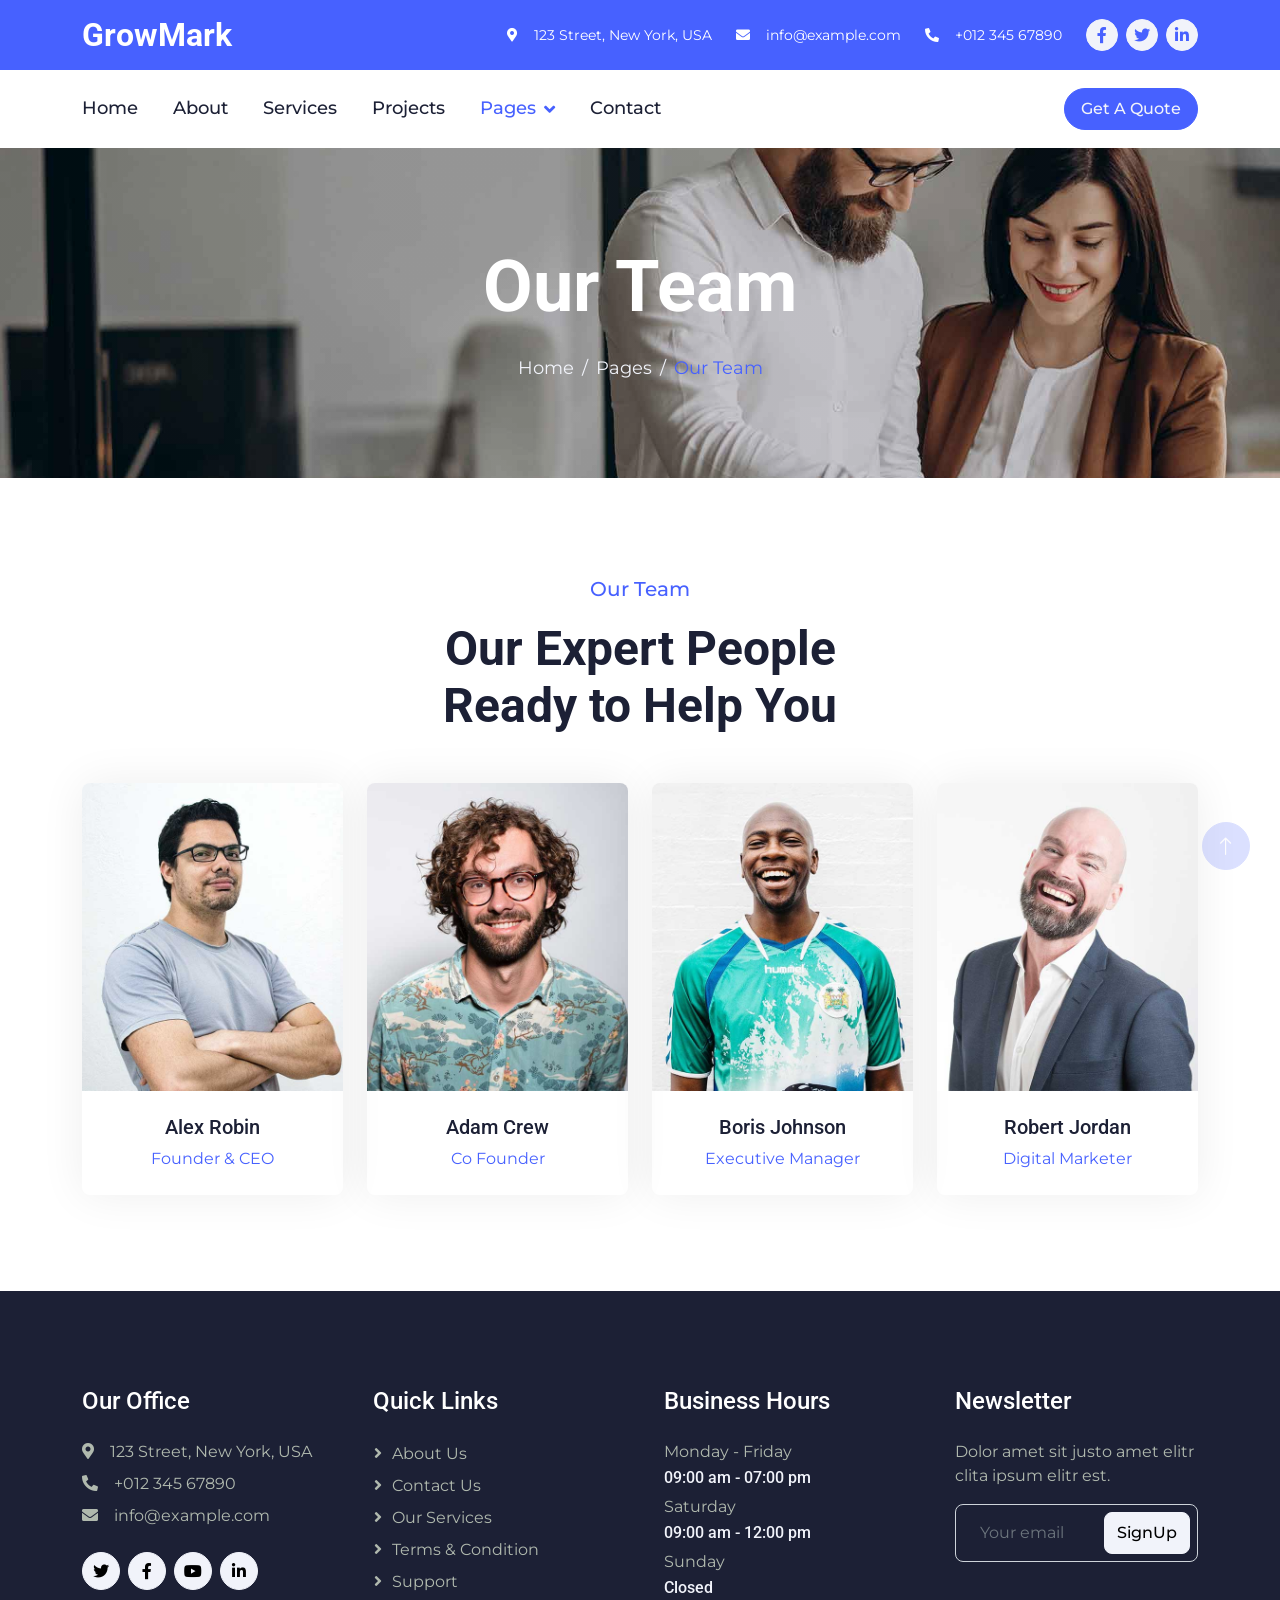
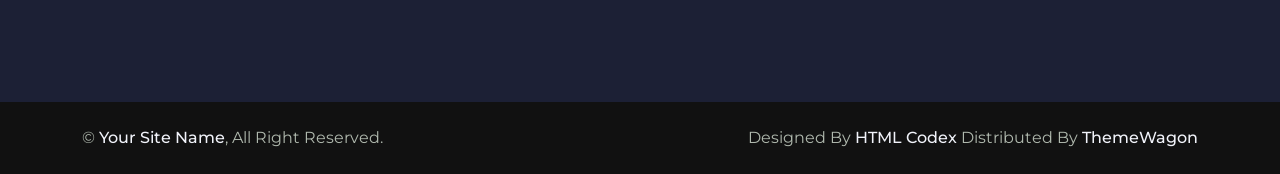
<file: team.html>
<!DOCTYPE html>
<html lang="en">

<head>
    <meta charset="utf-8">
    <title>GrowMark - Digital Marketing HTML Template</title>
    <meta content="width=device-width, initial-scale=1.0" name="viewport">
    <meta content="" name="keywords">
    <meta content="" name="description">

    <!-- Favicon -->
    <link href="img/favicon.ico" rel="icon">

    <!-- Google Web Fonts -->
    <link rel="preconnect" href="https://fonts.googleapis.com">
    <link rel="preconnect" href="https://fonts.gstatic.com" crossorigin>
    <link
        href="https://fonts.googleapis.com/css2?family=Montserrat:wght@400;500&family=Roboto:wght@500;700&display=swap"
        rel="stylesheet">

    <!-- Icon Font Stylesheet -->
    <link href="https://cdnjs.cloudflare.com/ajax/libs/font-awesome/5.10.0/css/all.min.css" rel="stylesheet">
    <link href="https://cdn.jsdelivr.net/npm/bootstrap-icons@1.4.1/font/bootstrap-icons.css" rel="stylesheet">

    <!-- Libraries Stylesheet -->
    <link href="lib/animate/animate.min.css" rel="stylesheet">
    <link href="lib/owlcarousel/assets/owl.carousel.min.css" rel="stylesheet">
    <link href="lib/lightbox/css/lightbox.min.css" rel="stylesheet">

    <!-- Customized Bootstrap Stylesheet -->
    <link href="css/bootstrap.min.css" rel="stylesheet">

    <!-- Template Stylesheet -->
    <link href="css/style.css" rel="stylesheet">
</head>

<body>
    <!-- Spinner Start -->
    <div id="spinner"
        class="show bg-white position-fixed translate-middle w-100 vh-100 top-50 start-50 d-flex align-items-center justify-content-center">
        <div class="spinner-border text-primary" role="status" style="width: 3rem; height: 3rem;"></div>
    </div>
    <!-- Spinner End -->


    <!-- Topbar Start -->
    <div class="container-fluid bg-primary text-white d-none d-lg-flex">
        <div class="container py-3">
            <div class="d-flex align-items-center">
                <a href="index.html">
                    <h2 class="text-white fw-bold m-0">GrowMark</h2>
                </a>
                <div class="ms-auto d-flex align-items-center">
                    <small class="ms-4"><i class="fa fa-map-marker-alt me-3"></i>123 Street, New York, USA</small>
                    <small class="ms-4"><i class="fa fa-envelope me-3"></i>info@example.com</small>
                    <small class="ms-4"><i class="fa fa-phone-alt me-3"></i>+012 345 67890</small>
                    <div class="ms-3 d-flex">
                        <a class="btn btn-sm-square btn-light text-primary rounded-circle ms-2" href=""><i
                                class="fab fa-facebook-f"></i></a>
                        <a class="btn btn-sm-square btn-light text-primary rounded-circle ms-2" href=""><i
                                class="fab fa-twitter"></i></a>
                        <a class="btn btn-sm-square btn-light text-primary rounded-circle ms-2" href=""><i
                                class="fab fa-linkedin-in"></i></a>
                    </div>
                </div>
            </div>
        </div>
    </div>
    <!-- Topbar End -->


    <!-- Navbar Start -->
    <div class="container-fluid bg-white sticky-top">
        <div class="container">
            <nav class="navbar navbar-expand-lg bg-white navbar-light p-lg-0">
                <a href="index.html" class="navbar-brand d-lg-none">
                    <h1 class="fw-bold m-0">GrowMark</h1>
                </a>
                <button type="button" class="navbar-toggler me-0" data-bs-toggle="collapse"
                    data-bs-target="#navbarCollapse">
                    <span class="navbar-toggler-icon"></span>
                </button>
                <div class="collapse navbar-collapse" id="navbarCollapse">
                    <div class="navbar-nav">
                        <a href="index.html" class="nav-item nav-link">Home</a>
                        <a href="about.html" class="nav-item nav-link">About</a>
                        <a href="service.html" class="nav-item nav-link">Services</a>
                        <a href="project.html" class="nav-item nav-link">Projects</a>
                        <div class="nav-item dropdown">
                            <a href="#" class="nav-link dropdown-toggle active" data-bs-toggle="dropdown">Pages</a>
                            <div class="dropdown-menu bg-light rounded-0 rounded-bottom m-0">
                                <a href="feature.html" class="dropdown-item">Features</a>
                                <a href="team.html" class="dropdown-item active">Our Team</a>
                                <a href="testimonial.html" class="dropdown-item">Testimonial</a>
                                <a href="quote.html" class="dropdown-item">Quotation</a>
                                <a href="404.html" class="dropdown-item">404 Page</a>
                            </div>
                        </div>
                        <a href="contact.html" class="nav-item nav-link">Contact</a>
                    </div>
                    <div class="ms-auto d-none d-lg-block">
                        <a href="" class="btn btn-primary rounded-pill py-2 px-3">Get A Quote</a>
                    </div>
                </div>
            </nav>
        </div>
    </div>
    <!-- Navbar End -->


    <!-- Page Header Start -->
    <div class="container-fluid page-header py-5 mb-5 wow fadeIn" data-wow-delay="0.1s">
        <div class="container text-center py-5">
            <h1 class="display-2 text-white mb-4 animated slideInDown">Our Team</h1>
            <nav aria-label="breadcrumb animated slideInDown">
                <ol class="breadcrumb justify-content-center mb-0">
                    <li class="breadcrumb-item"><a href="#">Home</a></li>
                    <li class="breadcrumb-item"><a href="#">Pages</a></li>
                    <li class="breadcrumb-item text-primary" aria-current="page">Our Team</li>
                </ol>
            </nav>
        </div>
    </div>
    <!-- Page Header End -->


    <!-- Team Start -->
    <div class="container-xxl py-5">
        <div class="container">
            <div class="text-center mx-auto wow fadeInUp" data-wow-delay="0.1s" style="max-width: 500px;">
                <p class="fs-5 fw-medium text-primary">Our Team</p>
                <h1 class="display-5 mb-5">Our Expert People Ready to Help You</h1>
            </div>
            <div class="row g-4">
                <div class="col-lg-3 col-md-6 wow fadeInUp" data-wow-delay="0.1s">
                    <div class="team-item rounded overflow-hidden pb-4">
                        <img class="img-fluid mb-4" src="img/team-1.jpg" alt="">
                        <h5>Alex Robin</h5>
                        <span class="text-primary">Founder & CEO</span>
                        <ul class="team-social">
                            <li><a class="btn btn-square" href=""><i class="fab fa-facebook-f"></i></a></li>
                            <li><a class="btn btn-square" href=""><i class="fab fa-twitter"></i></a></li>
                            <li><a class="btn btn-square" href=""><i class="fab fa-instagram"></i></a></li>
                            <li><a class="btn btn-square" href=""><i class="fab fa-linkedin-in"></i></a></li>
                        </ul>
                    </div>
                </div>
                <div class="col-lg-3 col-md-6 wow fadeInUp" data-wow-delay="0.3s">
                    <div class="team-item rounded overflow-hidden pb-4">
                        <img class="img-fluid mb-4" src="img/team-2.jpg" alt="">
                        <h5>Adam Crew</h5>
                        <span class="text-primary">Co Founder</span>
                        <ul class="team-social">
                            <li><a class="btn btn-square" href=""><i class="fab fa-facebook-f"></i></a></li>
                            <li><a class="btn btn-square" href=""><i class="fab fa-twitter"></i></a></li>
                            <li><a class="btn btn-square" href=""><i class="fab fa-instagram"></i></a></li>
                            <li><a class="btn btn-square" href=""><i class="fab fa-linkedin-in"></i></a></li>
                        </ul>
                    </div>
                </div>
                <div class="col-lg-3 col-md-6 wow fadeInUp" data-wow-delay="0.5s">
                    <div class="team-item rounded overflow-hidden pb-4">
                        <img class="img-fluid mb-4" src="img/team-3.jpg" alt="">
                        <h5>Boris Johnson</h5>
                        <span class="text-primary">Executive Manager</span>
                        <ul class="team-social">
                            <li><a class="btn btn-square" href=""><i class="fab fa-facebook-f"></i></a></li>
                            <li><a class="btn btn-square" href=""><i class="fab fa-twitter"></i></a></li>
                            <li><a class="btn btn-square" href=""><i class="fab fa-instagram"></i></a></li>
                            <li><a class="btn btn-square" href=""><i class="fab fa-linkedin-in"></i></a></li>
                        </ul>
                    </div>
                </div>
                <div class="col-lg-3 col-md-6 wow fadeInUp" data-wow-delay="0.7s">
                    <div class="team-item rounded overflow-hidden pb-4">
                        <img class="img-fluid mb-4" src="img/team-4.jpg" alt="">
                        <h5>Robert Jordan</h5>
                        <span class="text-primary">Digital Marketer</span>
                        <ul class="team-social">
                            <li><a class="btn btn-square" href=""><i class="fab fa-facebook-f"></i></a></li>
                            <li><a class="btn btn-square" href=""><i class="fab fa-twitter"></i></a></li>
                            <li><a class="btn btn-square" href=""><i class="fab fa-instagram"></i></a></li>
                            <li><a class="btn btn-square" href=""><i class="fab fa-linkedin-in"></i></a></li>
                        </ul>
                    </div>
                </div>
            </div>
        </div>
    </div>
    <!-- Team End -->


    <!-- Footer Start -->
    <div class="container-fluid bg-dark footer mt-5 py-5 wow fadeIn" data-wow-delay="0.1s">
        <div class="container py-5">
            <div class="row g-5">
                <div class="col-lg-3 col-md-6">
                    <h4 class="text-white mb-4">Our Office</h4>
                    <p class="mb-2"><i class="fa fa-map-marker-alt me-3"></i>123 Street, New York, USA</p>
                    <p class="mb-2"><i class="fa fa-phone-alt me-3"></i>+012 345 67890</p>
                    <p class="mb-2"><i class="fa fa-envelope me-3"></i>info@example.com</p>
                    <div class="d-flex pt-3">
                        <a class="btn btn-square btn-light rounded-circle me-2" href=""><i
                                class="fab fa-twitter"></i></a>
                        <a class="btn btn-square btn-light rounded-circle me-2" href=""><i
                                class="fab fa-facebook-f"></i></a>
                        <a class="btn btn-square btn-light rounded-circle me-2" href=""><i
                                class="fab fa-youtube"></i></a>
                        <a class="btn btn-square btn-light rounded-circle me-2" href=""><i
                                class="fab fa-linkedin-in"></i></a>
                    </div>
                </div>
                <div class="col-lg-3 col-md-6">
                    <h4 class="text-white mb-4">Quick Links</h4>
                    <a class="btn btn-link" href="">About Us</a>
                    <a class="btn btn-link" href="">Contact Us</a>
                    <a class="btn btn-link" href="">Our Services</a>
                    <a class="btn btn-link" href="">Terms & Condition</a>
                    <a class="btn btn-link" href="">Support</a>
                </div>
                <div class="col-lg-3 col-md-6">
                    <h4 class="text-white mb-4">Business Hours</h4>
                    <p class="mb-1">Monday - Friday</p>
                    <h6 class="text-light">09:00 am - 07:00 pm</h6>
                    <p class="mb-1">Saturday</p>
                    <h6 class="text-light">09:00 am - 12:00 pm</h6>
                    <p class="mb-1">Sunday</p>
                    <h6 class="text-light">Closed</h6>
                </div>
                <div class="col-lg-3 col-md-6">
                    <h4 class="text-white mb-4">Newsletter</h4>
                    <p>Dolor amet sit justo amet elitr clita ipsum elitr est.</p>
                    <div class="position-relative w-100">
                        <input class="form-control bg-transparent w-100 py-3 ps-4 pe-5" type="text"
                            placeholder="Your email">
                        <button type="button"
                            class="btn btn-light py-2 position-absolute top-0 end-0 mt-2 me-2">SignUp</button>
                    </div>
                </div>
            </div>
        </div>
    </div>
    <!-- Footer End -->


    <!-- Copyright Start -->
    <div class="container-fluid copyright py-4">
        <div class="container">
            <div class="row">
                <div class="col-md-6 text-center text-md-start mb-3 mb-md-0">
                    &copy; <a class="fw-medium text-light" href="#">Your Site Name</a>, All Right Reserved.
                </div>
                <div class="col-md-6 text-center text-md-end">
                    <!--/*** This template is free as long as you keep the footer author’s credit link/attribution link/backlink. If you'd like to use the template without the footer author’s credit link/attribution link/backlink, you can purchase the Credit Removal License from "https://htmlcodex.com/credit-removal". Thank you for your support. ***/-->
                    Designed By <a class="fw-medium text-light" href="https://htmlcodex.com">HTML Codex</a>
                    Distributed By <a class="fw-medium text-light" href="https://themewagon.com">ThemeWagon</a>
                </div>
            </div>
        </div>
    </div>
    <!-- Copyright End -->


    <!-- Back to Top -->
    <a href="#" class="btn btn-lg btn-primary btn-lg-square rounded-circle back-to-top"><i
            class="bi bi-arrow-up"></i></a>


    <!-- JavaScript Libraries -->
    <script src="https://ajax.googleapis.com/ajax/libs/jquery/3.6.1/jquery.min.js"></script>
    <script src="https://cdn.jsdelivr.net/npm/bootstrap@5.0.0/dist/js/bootstrap.bundle.min.js"></script>
    <script src="lib/wow/wow.min.js"></script>
    <script src="lib/easing/easing.min.js"></script>
    <script src="lib/waypoints/waypoints.min.js"></script>
    <script src="lib/owlcarousel/owl.carousel.min.js"></script>
    <script src="lib/lightbox/js/lightbox.min.js"></script>

    <!-- Template Javascript -->
    <script src="js/main.js"></script>
</body>

</html>
</file>
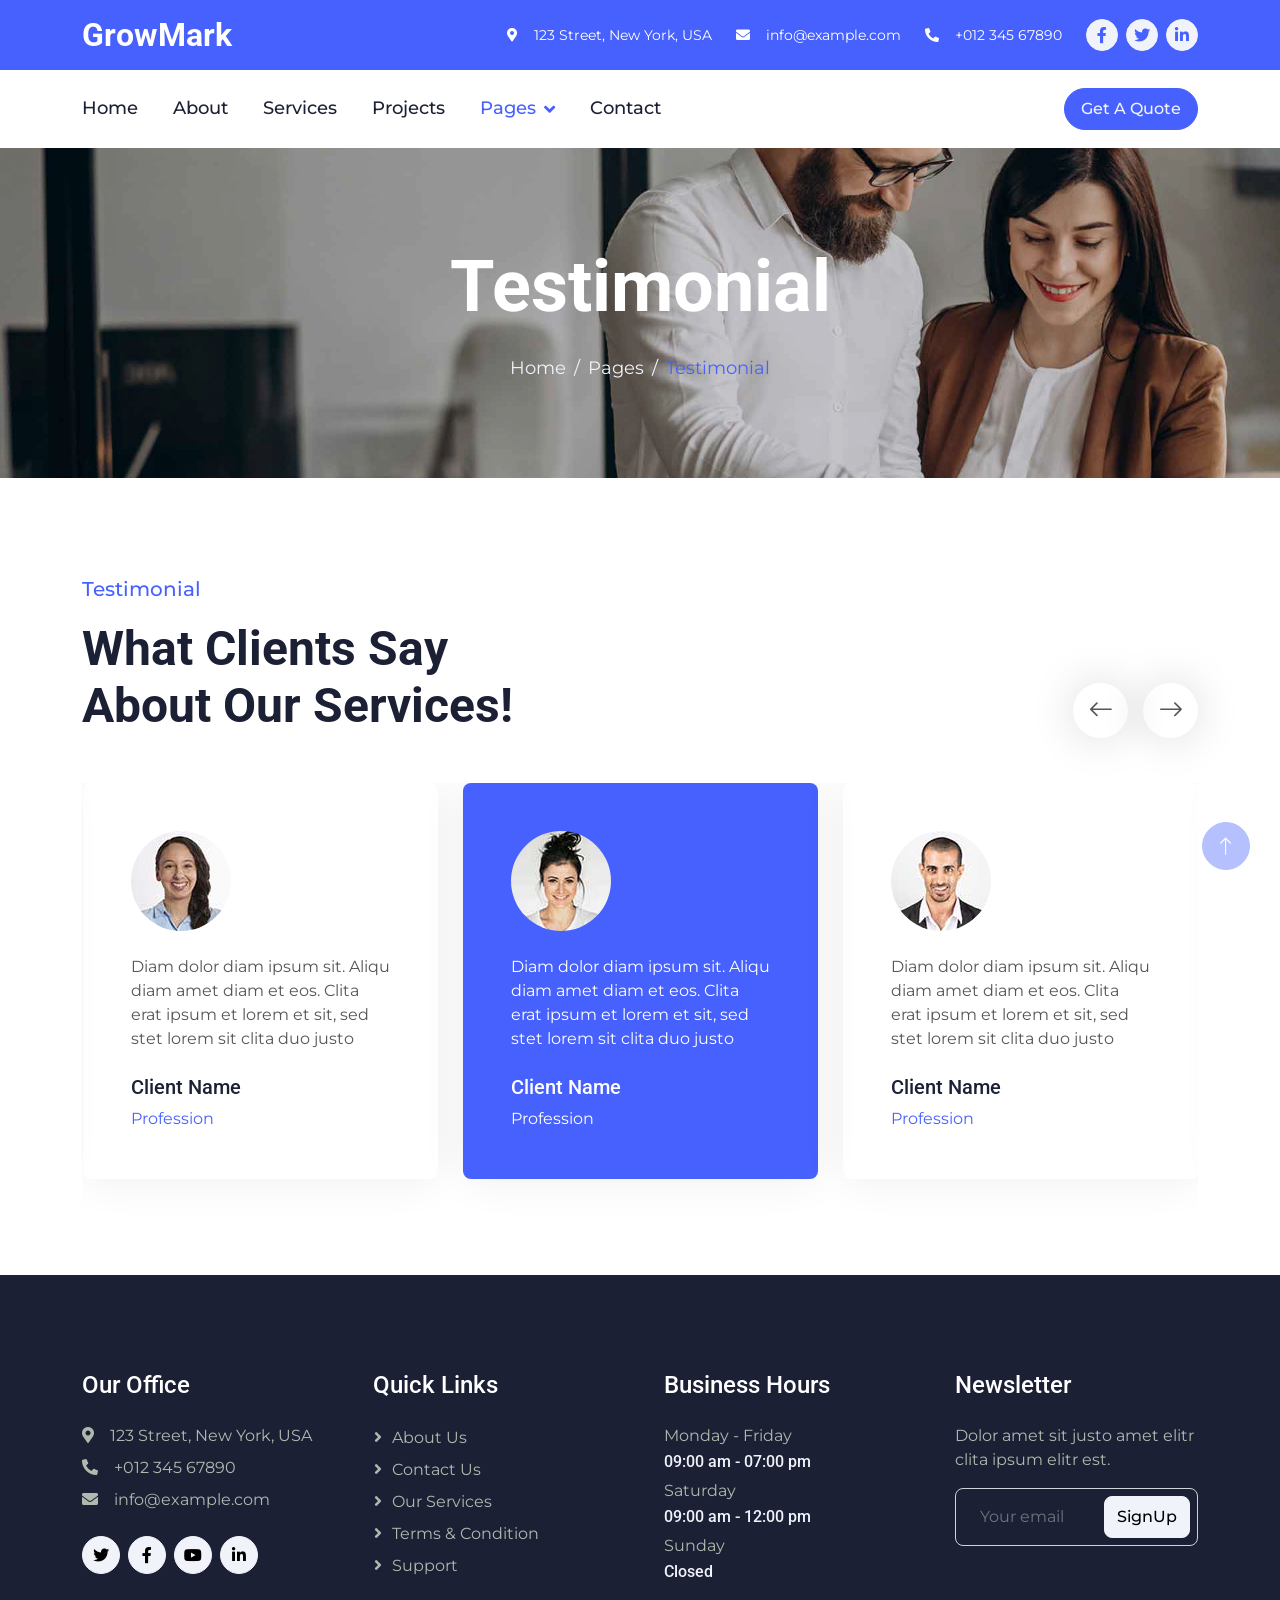
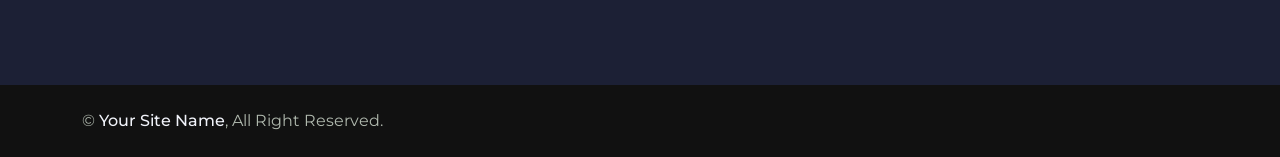
<file: testimonial.html>
<!DOCTYPE html>
<html lang="en">

<head>
    <meta charset="utf-8">
    <title>GrowMark - Digital Marketing HTML Template</title>
    <meta content="width=device-width, initial-scale=1.0" name="viewport">
    <meta content="" name="keywords">
    <meta content="" name="description">

    <!-- Favicon -->
    <link href="img/favicon.ico" rel="icon">

    <!-- Google Web Fonts -->
    <link rel="preconnect" href="https://fonts.googleapis.com">
    <link rel="preconnect" href="https://fonts.gstatic.com" crossorigin>
    <link
        href="https://fonts.googleapis.com/css2?family=Montserrat:wght@400;500&family=Roboto:wght@500;700&display=swap"
        rel="stylesheet">

    <!-- Icon Font Stylesheet -->
    <link href="https://cdnjs.cloudflare.com/ajax/libs/font-awesome/5.10.0/css/all.min.css" rel="stylesheet">
    <link href="https://cdn.jsdelivr.net/npm/bootstrap-icons@1.4.1/font/bootstrap-icons.css" rel="stylesheet">

    <!-- Libraries Stylesheet -->
    <link href="lib/animate/animate.min.css" rel="stylesheet">
    <link href="lib/owlcarousel/assets/owl.carousel.min.css" rel="stylesheet">
    <link href="lib/lightbox/css/lightbox.min.css" rel="stylesheet">

    <!-- Customized Bootstrap Stylesheet -->
    <link href="css/bootstrap.min.css" rel="stylesheet">

    <!-- Template Stylesheet -->
    <link href="css/style.css" rel="stylesheet">
</head>

<body>
    <!-- Spinner Start -->
    <div id="spinner"
        class="show bg-white position-fixed translate-middle w-100 vh-100 top-50 start-50 d-flex align-items-center justify-content-center">
        <div class="spinner-border text-primary" role="status" style="width: 3rem; height: 3rem;"></div>
    </div>
    <!-- Spinner End -->


    <!-- Topbar Start -->
    <div class="container-fluid bg-primary text-white d-none d-lg-flex">
        <div class="container py-3">
            <div class="d-flex align-items-center">
                <a href="index.html">
                    <h2 class="text-white fw-bold m-0">GrowMark</h2>
                </a>
                <div class="ms-auto d-flex align-items-center">
                    <small class="ms-4"><i class="fa fa-map-marker-alt me-3"></i>123 Street, New York, USA</small>
                    <small class="ms-4"><i class="fa fa-envelope me-3"></i>info@example.com</small>
                    <small class="ms-4"><i class="fa fa-phone-alt me-3"></i>+012 345 67890</small>
                    <div class="ms-3 d-flex">
                        <a class="btn btn-sm-square btn-light text-primary rounded-circle ms-2" href=""><i
                                class="fab fa-facebook-f"></i></a>
                        <a class="btn btn-sm-square btn-light text-primary rounded-circle ms-2" href=""><i
                                class="fab fa-twitter"></i></a>
                        <a class="btn btn-sm-square btn-light text-primary rounded-circle ms-2" href=""><i
                                class="fab fa-linkedin-in"></i></a>
                    </div>
                </div>
            </div>
        </div>
    </div>
    <!-- Topbar End -->


    <!-- Navbar Start -->
    <div class="container-fluid bg-white sticky-top">
        <div class="container">
            <nav class="navbar navbar-expand-lg bg-white navbar-light p-lg-0">
                <a href="index.html" class="navbar-brand d-lg-none">
                    <h1 class="fw-bold m-0">GrowMark</h1>
                </a>
                <button type="button" class="navbar-toggler me-0" data-bs-toggle="collapse"
                    data-bs-target="#navbarCollapse">
                    <span class="navbar-toggler-icon"></span>
                </button>
                <div class="collapse navbar-collapse" id="navbarCollapse">
                    <div class="navbar-nav">
                        <a href="index.html" class="nav-item nav-link">Home</a>
                        <a href="about.html" class="nav-item nav-link">About</a>
                        <a href="service.html" class="nav-item nav-link">Services</a>
                        <a href="project.html" class="nav-item nav-link">Projects</a>
                        <div class="nav-item dropdown">
                            <a href="#" class="nav-link dropdown-toggle active" data-bs-toggle="dropdown">Pages</a>
                            <div class="dropdown-menu bg-light rounded-0 rounded-bottom m-0">
                                <a href="feature.html" class="dropdown-item">Features</a>
                                <a href="team.html" class="dropdown-item">Our Team</a>
                                <a href="testimonial.html" class="dropdown-item active">Testimonial</a>
                                <a href="quote.html" class="dropdown-item">Quotation</a>
                                <a href="404.html" class="dropdown-item">404 Page</a>
                            </div>
                        </div>
                        <a href="contact.html" class="nav-item nav-link">Contact</a>
                    </div>
                    <div class="ms-auto d-none d-lg-block">
                        <a href="" class="btn btn-primary rounded-pill py-2 px-3">Get A Quote</a>
                    </div>
                </div>
            </nav>
        </div>
    </div>
    <!-- Navbar End -->


    <!-- Page Header Start -->
    <div class="container-fluid page-header py-5 mb-5 wow fadeIn" data-wow-delay="0.1s">
        <div class="container text-center py-5">
            <h1 class="display-2 text-white mb-4 animated slideInDown">Testimonial</h1>
            <nav aria-label="breadcrumb animated slideInDown">
                <ol class="breadcrumb justify-content-center mb-0">
                    <li class="breadcrumb-item"><a href="#">Home</a></li>
                    <li class="breadcrumb-item"><a href="#">Pages</a></li>
                    <li class="breadcrumb-item text-primary" aria-current="page">Testimonial</li>
                </ol>
            </nav>
        </div>
    </div>
    <!-- Page Header End -->


    <!-- Testimonial Start -->
    <div class="container-xxl pt-5">
        <div class="container">
            <div class="text-center text-md-start pb-5 pb-md-0 wow fadeInUp" data-wow-delay="0.1s"
                style="max-width: 500px;">
                <p class="fs-5 fw-medium text-primary">Testimonial</p>
                <h1 class="display-5 mb-5">What Clients Say About Our Services!</h1>
            </div>
            <div class="owl-carousel testimonial-carousel wow fadeInUp" data-wow-delay="0.1s">
                <div class="testimonial-item rounded p-4 p-lg-5 mb-5">
                    <img class="mb-4" src="img/testimonial-1.jpg" alt="">
                    <p class="mb-4">Diam dolor diam ipsum sit. Aliqu diam amet diam et eos. Clita erat ipsum et lorem et
                        sit, sed stet lorem sit clita duo justo</p>
                    <h5>Client Name</h5>
                    <span class="text-primary">Profession</span>
                </div>
                <div class="testimonial-item rounded p-4 p-lg-5 mb-5">
                    <img class="mb-4" src="img/testimonial-2.jpg" alt="">
                    <p class="mb-4">Diam dolor diam ipsum sit. Aliqu diam amet diam et eos. Clita erat ipsum et lorem et
                        sit, sed stet lorem sit clita duo justo</p>
                    <h5>Client Name</h5>
                    <span class="text-primary">Profession</span>
                </div>
                <div class="testimonial-item rounded p-4 p-lg-5 mb-5">
                    <img class="mb-4" src="img/testimonial-3.jpg" alt="">
                    <p class="mb-4">Diam dolor diam ipsum sit. Aliqu diam amet diam et eos. Clita erat ipsum et lorem et
                        sit, sed stet lorem sit clita duo justo</p>
                    <h5>Client Name</h5>
                    <span class="text-primary">Profession</span>
                </div>
                <div class="testimonial-item rounded p-4 p-lg-5 mb-5">
                    <img class="mb-4" src="img/testimonial-4.jpg" alt="">
                    <p class="mb-4">Diam dolor diam ipsum sit. Aliqu diam amet diam et eos. Clita erat ipsum et lorem et
                        sit, sed stet lorem sit clita duo justo</p>
                    <h5>Client Name</h5>
                    <span class="text-primary">Profession</span>
                </div>
            </div>
        </div>
    </div>
    <!-- Testimonial End -->


    <!-- Footer Start -->
    <div class="container-fluid bg-dark footer mt-5 py-5 wow fadeIn" data-wow-delay="0.1s">
        <div class="container py-5">
            <div class="row g-5">
                <div class="col-lg-3 col-md-6">
                    <h4 class="text-white mb-4">Our Office</h4>
                    <p class="mb-2"><i class="fa fa-map-marker-alt me-3"></i>123 Street, New York, USA</p>
                    <p class="mb-2"><i class="fa fa-phone-alt me-3"></i>+012 345 67890</p>
                    <p class="mb-2"><i class="fa fa-envelope me-3"></i>info@example.com</p>
                    <div class="d-flex pt-3">
                        <a class="btn btn-square btn-light rounded-circle me-2" href=""><i
                                class="fab fa-twitter"></i></a>
                        <a class="btn btn-square btn-light rounded-circle me-2" href=""><i
                                class="fab fa-facebook-f"></i></a>
                        <a class="btn btn-square btn-light rounded-circle me-2" href=""><i
                                class="fab fa-youtube"></i></a>
                        <a class="btn btn-square btn-light rounded-circle me-2" href=""><i
                                class="fab fa-linkedin-in"></i></a>
                    </div>
                </div>
                <div class="col-lg-3 col-md-6">
                    <h4 class="text-white mb-4">Quick Links</h4>
                    <a class="btn btn-link" href="">About Us</a>
                    <a class="btn btn-link" href="">Contact Us</a>
                    <a class="btn btn-link" href="">Our Services</a>
                    <a class="btn btn-link" href="">Terms & Condition</a>
                    <a class="btn btn-link" href="">Support</a>
                </div>
                <div class="col-lg-3 col-md-6">
                    <h4 class="text-white mb-4">Business Hours</h4>
                    <p class="mb-1">Monday - Friday</p>
                    <h6 class="text-light">09:00 am - 07:00 pm</h6>
                    <p class="mb-1">Saturday</p>
                    <h6 class="text-light">09:00 am - 12:00 pm</h6>
                    <p class="mb-1">Sunday</p>
                    <h6 class="text-light">Closed</h6>
                </div>
                <div class="col-lg-3 col-md-6">
                    <h4 class="text-white mb-4">Newsletter</h4>
                    <p>Dolor amet sit justo amet elitr clita ipsum elitr est.</p>
                    <div class="position-relative w-100">
                        <input class="form-control bg-transparent w-100 py-3 ps-4 pe-5" type="text"
                            placeholder="Your email">
                        <button type="button"
                            class="btn btn-light py-2 position-absolute top-0 end-0 mt-2 me-2">SignUp</button>
                    </div>
                </div>
            </div>
        </div>
    </div>
    <!-- Footer End -->


    <!-- Copyright Start -->
    <div class="container-fluid copyright py-4">
        <div class="container">
            <div class="row">
                <div class="col-md-6 text-center text-md-start mb-3 mb-md-0">
                    &copy; <a class="fw-medium text-light" href="#">Your Site Name</a>, All Right Reserved.
                </div>
            </div>
        </div>
    </div>
    <!-- Copyright End -->


    <!-- Back to Top -->
    <a href="#" class="btn btn-lg btn-primary btn-lg-square rounded-circle back-to-top"><i
            class="bi bi-arrow-up"></i></a>


    <!-- JavaScript Libraries -->
    <script src="https://ajax.googleapis.com/ajax/libs/jquery/3.6.1/jquery.min.js"></script>
    <script src="https://cdn.jsdelivr.net/npm/bootstrap@5.0.0/dist/js/bootstrap.bundle.min.js"></script>
    <script src="lib/wow/wow.min.js"></script>
    <script src="lib/easing/easing.min.js"></script>
    <script src="lib/waypoints/waypoints.min.js"></script>
    <script src="lib/owlcarousel/owl.carousel.min.js"></script>
    <script src="lib/lightbox/js/lightbox.min.js"></script>

    <!-- Template Javascript -->
    <script src="js/main.js"></script>
</body>

</html>
</file>
<file: css/style.css>
/********** Template CSS **********/
:root {
    --primary: #4761FF;
    --secondary: #555555;
    --light: #F1F3FA;
    --dark: #1C2035;
}

.back-to-top {
    position: fixed;
    display: none;
    right: 30px;
    bottom: 30px;
    z-index: 99;
}

.fw-medium {
    font-weight: 500;
}


/*** Spinner ***/
#spinner {
    opacity: 0;
    visibility: hidden;
    transition: opacity .5s ease-out, visibility 0s linear .5s;
    z-index: 99999;
}

#spinner.show {
    transition: opacity .5s ease-out, visibility 0s linear 0s;
    visibility: visible;
    opacity: 1;
}


/*** Button ***/
.btn {
    transition: .5s;
    font-weight: 500;
}

.btn-primary,
.btn-outline-primary:hover {
    color: var(--light);
}

.btn-secondary,
.btn-outline-secondary:hover {
    color: var(--dark);
}

.btn-square {
    width: 38px;
    height: 38px;
}

.btn-sm-square {
    width: 32px;
    height: 32px;
}

.btn-lg-square {
    width: 48px;
    height: 48px;
}

.btn-square,
.btn-sm-square,
.btn-lg-square {
    padding: 0;
    display: flex;
    align-items: center;
    justify-content: center;
    font-weight: normal;
}


/*** Navbar ***/
.sticky-top {
    top: -100px;
    transition: .5s;
}

.navbar .navbar-nav .nav-link {
    margin-right: 35px;
    padding: 25px 0;
    color: var(--dark);
    font-size: 18px;
    font-weight: 500;
    outline: none;
}

.navbar .navbar-nav .nav-link:hover,
.navbar .navbar-nav .nav-link.active {
    color: var(--primary);
}

.navbar .dropdown-toggle::after {
    border: none;
    content: "\f107";
    font-family: "Font Awesome 5 Free";
    font-weight: 900;
    vertical-align: middle;
    margin-left: 8px;
}
.navbar-brand img{
    height:55px;
    width:auto;
}

@media(max-width:576px){

    .navbar-brand img{
        height:42px;
    }

}

@media (max-width: 991.98px) {
    .navbar .navbar-nav .nav-link  {
        margin-right: 0;
        padding: 10px 0;
    }

    .navbar .navbar-nav {
        margin-top: 15px;
        border-top: 1px solid #EEEEEE;
    }
}

@media (min-width: 992px) {
    .navbar .nav-item .dropdown-menu {
        display: block;
        border: none;
        margin-top: 0;
        top: 150%;
        opacity: 0;
        visibility: hidden;
        transition: .5s;
    }

    .navbar .nav-item:hover .dropdown-menu {
        top: 100%;
        visibility: visible;
        transition: .5s;
        opacity: 1;
    }
}


/*** Header ***/
.carousel-caption {
    top: 0;
    left: 0;
    right: 0;
    bottom: 0;
    display: flex;
    align-items: center;
    background: rgba(0, 0, 0, .1);
    z-index: 1;
}

.carousel-control-prev,
.carousel-control-next {
    width: 15%;
}

.carousel-control-prev-icon,
.carousel-control-next-icon {
    width: 3.5rem;
    height: 3.5rem;
    border-radius: 3.5rem;
    background-color: var(--primary);
    border: 15px solid var(--primary);
}

@media (max-width: 768px) {
    #header-carousel .carousel-item {
        position: relative;
        min-height: 450px;
    }
    
    #header-carousel .carousel-item img {
        position: absolute;
        width: 100%;
        height: 100%;
        object-fit: cover;
    }
}

.page-header {
    background: linear-gradient(rgba(0, 0, 0, .1), rgba(0, 0, 0, .1)), url(../img/carousel-1.jpg) center center no-repeat;
    background-size: cover;
}

.page-header .breadcrumb-item+.breadcrumb-item::before {
    color: var(--light);
}

.page-header .breadcrumb-item,
.page-header .breadcrumb-item a {
    font-size: 18px;
    color: var(--light);
}


/*** Features ***/
.feature-row {
    box-shadow: 0 0 45px rgba(0, 0, 0, .08);
}

.feature-item {
    border-color: rgba(0, 0, 0, .03) !important;
}


/*** About ***/
.about {
    background: linear-gradient(rgba(0, 0, 0, .1), rgba(0, 0, 0, .1)), url(../img/about.jpg) left center no-repeat;
    background-size: cover;
}

.btn-play {
    position: relative;
    display: block;
    box-sizing: content-box;
    width: 36px;
    height: 46px;
    border-radius: 100%;
    border: none;
    outline: none !important;
    padding: 18px 20px 20px 28px;
    background: var(--primary);
}

.btn-play:before {
    content: "";
    position: absolute;
    z-index: 0;
    left: 50%;
    top: 50%;
    transform: translateX(-50%) translateY(-50%);
    display: block;
    width: 90px;
    height: 90px;
    background: var(--primary);
    border-radius: 100%;
    animation: pulse-border 1500ms ease-out infinite;
}

.btn-play:after {
    content: "";
    position: absolute;
    z-index: 1;
    left: 50%;
    top: 50%;
    transform: translateX(-50%) translateY(-50%);
    display: block;
    width: 90px;
    height: 90px;
    background: var(--primary);
    border-radius: 100%;
    transition: all 200ms;
}

.btn-play span {
    display: block;
    position: relative;
    z-index: 3;
    width: 0;
    height: 0;
    left: 3px;
    border-left: 30px solid #FFFFFF;
    border-top: 18px solid transparent;
    border-bottom: 18px solid transparent;
}

@keyframes pulse-border {
    0% {
        transform: translateX(-50%) translateY(-50%) translateZ(0) scale(1);
        opacity: 1;
    }

    100% {
        transform: translateX(-50%) translateY(-50%) translateZ(0) scale(2);
        opacity: 0;
    }
}

.modal-video .modal-dialog {
    position: relative;
    max-width: 800px;
    margin: 60px auto 0 auto;
}

.modal-video .modal-body {
    position: relative;
    padding: 0px;
}

.modal-video .close {
    position: absolute;
    width: 30px;
    height: 30px;
    right: 0px;
    top: -30px;
    z-index: 999;
    font-size: 30px;
    font-weight: normal;
    color: #FFFFFF;
    background: #000000;
    opacity: 1;
}

/* Play Button */
.custom-video-btn{
    width:100px;
    height:100px;
    border:none;
    border-radius:50%;
    background:linear-gradient(135deg,#7b4dff,#00c2ff);
    position:relative;
    display:flex;
    align-items:center;
    justify-content:center;
    animation:pulseVideo 2s infinite;
    box-shadow:0 15px 40px rgba(123,77,255,0.35);
}

/* Triangle */
.custom-video-btn span{
    width:0;
    height:0;
    border-top:15px solid transparent;
    border-bottom:15px solid transparent;
    border-left:25px solid #fff;
    margin-left:5px;
}

/* Animation */
@keyframes pulseVideo{

    0%{
        transform:scale(1);
    }

    50%{
        transform:scale(1.08);
    }

    100%{
        transform:scale(1);
    }

}

/* Modal Video */
#customVideo{
    max-height:80vh;
    object-fit:cover;
}


/*** Service ***/
.service-item .service-text {
    position: relative;
    width: 100%;
    top: 0;
    left: 0;
    text-align: center;
    background: #FFFFFF;
    box-shadow: 0 0 45px rgba(0, 0, 0, .06);
    transition: .5s;
    z-index: 2;
}

.service-item:hover .service-text {
    top: -1.5rem;
}

.service-item .service-text h5 {
    transition: .5s;
}

.service-item:hover .service-text h5 {
    color: var(--primary);
}

.service-item .service-btn {
    position: absolute;
    width: 80%;
    height: 3rem;
    left: 10%;
    bottom: 0;
    display: flex;
    align-items: center;
    justify-content: center;
    background: #FFFFFF;
    box-shadow: 0 0 45px rgba(0, 0, 0, .07);
    transition: .5s;
    z-index: 1;
}

.service-item:hover .service-btn {
    bottom: -1.5rem;
}


/*** Project ***/
.project-item {
    position: relative;
    border-radius: 8px;
    overflow: hidden;
    box-shadow: 0 0 45px rgba(0, 0, 0, .07);
}

.project-item .project-overlay {
    position: absolute;
    width: 100%;
    height: 100%;
    top: 0;
    left: 0;
    display: flex;
    align-items: center;
    justify-content: center;
    background: rgba(0, 0, 0, .5);
    opacity: 0;
    padding-top: 60px;
    transition: .5s;
}

.project-item:hover .project-overlay {
    opacity: 1;
    padding-top: 0;
}

.project-carousel .owl-nav {
    position: absolute;
    top: -100px;
    right: 0;
    display: flex;
}

.project-carousel .owl-nav .owl-prev,
.project-carousel .owl-nav .owl-next {
    margin-left: 15px;
    width: 55px;
    height: 55px;
    display: flex;
    align-items: center;
    justify-content: center;
    color: var(--secondary);
    border-radius: 55px;
    box-shadow: 0 0 45px rgba(0, 0, 0, .15);
    font-size: 25px;
    transition: .5s;
}

.project-carousel .owl-nav .owl-prev:hover,
.project-carousel .owl-nav .owl-next:hover {
    background: var(--primary);
    color: #FFFFFF;
}

@media (max-width: 768px) {
    .project-carousel .owl-nav {
        top: -70px;
        right: auto;
        left: 50%;
        transform: translateX(-50%);
    }

    .project-carousel .owl-nav .owl-prev,
    .project-carousel .owl-nav .owl-next {
        margin: 0 7px;
        width: 45px;
        height: 45px;
        font-size: 20px;
    }
}
.stats-section{
    padding:70px 0;
    position:relative;
    overflow:hidden;
}

.stats-wrapper{
    background:#ffffff;
    border-radius:30px;
    padding:45px 30px;
    box-shadow:0 15px 40px rgba(108,76,255,0.08);
    position:relative;
    z-index:2;
}

.stats-wrapper::before{
    content:'';
    position:absolute;
    width:300px;
    height:300px;
    background:linear-gradient(135deg,#6c4cff,#8d73ff);
    border-radius:50%;
    top:-140px;
    right:-120px;
    opacity:0.08;
}

.stats-wrapper::after{
    content:'';
    position:absolute;
    width:220px;
    height:220px;
    background:linear-gradient(135deg,#6c4cff,#8d73ff);
    border-radius:50%;
    bottom:-120px;
    left:-100px;
    opacity:0.08;
}

.stat-card{
    position:relative;
    z-index:2;
    text-align:center;
    padding:20px;
    transition:0.4s;
}

.stat-card:hover{
    transform:translateY(-8px);
}

.stat-icon{
    width:85px;
    height:85px;
    margin:auto;
    margin-bottom:25px;
    border-radius:22px;
    background:linear-gradient(135deg,#6c4cff,#8d73ff);
    display:flex;
    align-items:center;
    justify-content:center;
    box-shadow:0 10px 25px rgba(108,76,255,.25);
}

.stat-icon i{
    color:#fff;
    font-size:34px;
    display:block;
}

.stat-number{
    font-size:58px;
    font-weight:700;
    color:#6c4cff;
    margin-bottom:8px;
    line-height:1;
}

.stat-title{
    font-size:18px;
    color:#1b1b1b;
    font-weight:500;
    line-height:1.7;
}

.divider{
    position:absolute;
    top:50%;
    right:0;
    transform:translateY(-50%);
    width:1px;
    height:120px;
    background:#e7e7e7;
}

@media(max-width:991px){
    .divider{
        display:none;
    }

    .stat-card{
        margin-bottom:35px;
    }

    .stat-number{
        font-size:44px;
    }
}

/* Section */
.why-glocious-section{
    position:relative;
    background:#fff;
    overflow:hidden;
}

/* Blur */
.why-bg{
    position:absolute;
    border-radius:50%;
    filter:blur(90px);
    opacity:.15;
}

.bg-one{
    width:220px;
    height:220px;
    background:#7b4dff;
    top:-80px;
    left:-80px;
}

.bg-two{
    width:220px;
    height:220px;
    background:#00c2ff;
    bottom:-80px;
    right:-80px;
}

/* Heading */
.why-tag{
    display:inline-block;
    padding:8px 18px;
    background:#efe9ff;
    color:#7b4dff;
    border-radius:50px;
    font-size:14px;
    font-weight:700;
}

.why-title{
    font-size:52px;
    font-weight:800;
    margin-top:20px;
    line-height:1.2;
}

.why-title span{
    background:linear-gradient(90deg,#7b4dff,#00c2ff);
    -webkit-background-clip:text;
    -webkit-text-fill-color:transparent;
}

.why-subtitle{
    max-width:700px;
    margin:auto;
    margin-top:20px;
    color:#666;
    line-height:2;
}

/* Flex Layout */
.why-flex-wrapper{
    display:flex;
    flex-wrap:wrap;
    justify-content:center;
    gap:25px;
    margin-top:60px;
}

/* Card */
.why-card{
    width:48%;
    display:flex;
    align-items:flex-start;
    gap:20px;
    background:#fff;
    padding:28px;
    border-radius:24px;
    box-shadow:0 12px 35px rgba(0,0,0,0.05);
    transition:.4s;
    position:relative;
    overflow:hidden;
}

.why-card::before{
    content:'';
    position:absolute;
    top:0;
    left:0;
    width:5px;
    height:100%;
    background:linear-gradient(#7b4dff,#00c2ff);
    opacity:0;
    transition:.4s;
}

.why-card:hover::before,
.why-card.active::before{
    opacity:1;
}

.why-card:hover{
    transform:translateY(-10px);
}

/* Icon */
.why-icon{
    width:75px;
    height:75px;
    border-radius:22px;
    background:#7b4dff;
    color:#fff;
    display:flex;
    align-items:center;
    justify-content:center;
    font-size:30px;
    flex-shrink:0;
}

.why-icon.purple{
    background:#9333ea;
}

.why-icon.blue{
    background:#2563eb;
}

.why-icon.green{
    background:#16a34a;
}

/* Content */
.why-content h5{
    font-size:22px;
    font-weight:700;
    margin-bottom:12px;
}

.why-content p{
    margin:0;
    color:#666;
    line-height:1.8;
}

/* Responsive */
@media(max-width:991px){

    .why-card{
        width:100%;
    }

    .why-title{
        font-size:38px;
    }

}

@media(max-width:576px){

    .why-title{
        font-size:30px;
    }

    .why-card{
        flex-direction:column;
        text-align:center;
        align-items:center;
    }

}
/* =========================================
   FAQ MODERN SECTION
========================================= */

.faq-modern-section{
    position: relative;
    background: linear-gradient(135deg,#f8fbff,#ffffff);
    overflow: hidden;
}

/* =========================================
   BACKGROUND SHAPES
========================================= */

.faq-shape{
    position: absolute;
    border-radius: 50%;
    filter: blur(90px);
    opacity: .18;
    z-index: 0;
}

.shape-one{
    width: 220px;
    height: 220px;
    background: #7b4dff;
    top: -80px;
    left: -80px;
}

.shape-two{
    width: 220px;
    height: 220px;
    background: #00c2ff;
    bottom: -80px;
    right: -80px;
}

/* =========================================
   TAG
========================================= */

.faq-tag{
    display: inline-block;
    padding: 8px 20px;
    background: #efe9ff;
    color: #7b4dff;
    border-radius: 50px;
    font-size: 14px;
    font-weight: 700;
    letter-spacing: 1px;
    position: relative;
    z-index: 2;
}

/* =========================================
   HEADING
========================================= */

.faq-heading{
    font-size: 58px;
    font-weight: 800;
    margin-top: 20px;
    line-height: 1.2;
    color: #111;
    position: relative;
    z-index: 2;
}

.faq-heading span{
    background: linear-gradient(90deg,#7b4dff,#00c2ff);
    -webkit-background-clip: text;
    -webkit-text-fill-color: transparent;
}

/* =========================================
   SUBTITLE
========================================= */

.faq-subtitle{
    max-width: 700px;
    margin: auto;
    margin-top: 20px;
    color: #666;
    line-height: 2;
    position: relative;
    z-index: 2;
}

/* =========================================
   FAQ CARD
========================================= */

.faq-card{
    background: #fff;
    border-radius: 24px;
    padding: 24px;
    margin-bottom: 20px;
    box-shadow: 0 15px 35px rgba(0,0,0,0.05);
    transition: .4s;
    position: relative;
    z-index: 2;
    overflow: hidden;
}

.faq-card.active{
    background: #f8f6ff;
    border: 1px solid #ebe5ff;
}

/* Hover */

.faq-card:hover{
    transform: translateY(-5px);
    box-shadow: 0 20px 45px rgba(0,0,0,0.08);
}

/* =========================================
   FAQ HEAD
========================================= */

.faq-head{
    display: flex;
    align-items: center;
    justify-content: space-between;
    cursor: pointer;
}

.faq-head h5{
    font-size: 19px;
    font-weight: 700;
    margin: 0;
    color: #111;
    padding-right: 20px;
    line-height: 1.6;
}

/* =========================================
   FAQ TOGGLE
========================================= */

.faq-toggle{
    width: 40px;
    height: 40px;
    min-width: 40px;
    border-radius: 50%;
    background: #7b4dff15;
    color: #7b4dff;
    display: flex;
    align-items: center;
    justify-content: center;
    font-size: 18px;
    transition: .3s;
}

.faq-card.active .faq-toggle{
    background: linear-gradient(135deg,#7b4dff,#00c2ff);
    color: #fff;
}

/* =========================================
   FAQ BODY
========================================= */

.faq-body{
    padding-top: 18px;
    display: none;
}

.faq-card.active .faq-body{
    display: block;
}

.faq-body p{
    margin: 0;
    color: #666;
    line-height: 2;
    font-size: 15px;
}

/* =========================================
   RIGHT IMAGE BOX
========================================= */

.faq-image-box{
    position: relative;
    padding: 60px 40px;
    text-align: center;
    min-height: 500px;
    display: flex;
    align-items: center;
    justify-content: center;
}

/* Glow */

.faq-glow{
    position: absolute;
    width: 350px;
    height: 350px;
    background: linear-gradient(135deg,#7b4dff20,#00c2ff20);
    border-radius: 50%;
    top: 50%;
    left: 50%;
    transform: translate(-50%,-50%);
    animation: faqGlow 5s infinite;
}

/* =========================================
   MAIN ICON
========================================= */

.faq-main-icon{
    width: 180px;
    height: 180px;
    border-radius: 50%;
    background: linear-gradient(135deg,#7b4dff,#00c2ff);
    color: #fff;
    display: flex;
    align-items: center;
    justify-content: center;
    font-size: 90px;
    position: relative;
    z-index: 3;
    box-shadow: 0 20px 60px rgba(123,77,255,.25);
    animation: faqFloat 4s ease-in-out infinite;
}

/* =========================================
   FLOATING CARDS
========================================= */

.faq-floating{
    position: absolute;
    background: #fff;
    padding: 14px 22px;
    border-radius: 18px;
    display: flex;
    align-items: center;
    gap: 12px;
    box-shadow: 0 15px 40px rgba(0,0,0,0.08);
    font-weight: 600;
    z-index: 5;
    animation: faqCard 4s ease-in-out infinite;
}

.faq-floating i{
    width: 45px;
    height: 45px;
    border-radius: 12px;
    background: linear-gradient(135deg,#7b4dff,#00c2ff);
    color: #fff;
    display: flex;
    align-items: center;
    justify-content: center;
}

/* Positions */

.float-one{
    top: 40px;
    left: 0;
}

.float-two{
    top: 140px;
    right: 0;
}

.float-three{
    bottom: 50px;
    left: 60px;
}

/* =========================================
   ANIMATIONS
========================================= */

@keyframes faqFloat{

    0%{
        transform: translateY(0px);
    }

    50%{
        transform: translateY(-15px);
    }

    100%{
        transform: translateY(0px);
    }

}

@keyframes faqCard{

    0%{
        transform: translateY(0px);
    }

    50%{
        transform: translateY(-10px);
    }

    100%{
        transform: translateY(0px);
    }

}

@keyframes faqGlow{

    0%{
        transform: translate(-50%,-50%) scale(1);
    }

    50%{
        transform: translate(-50%,-50%) scale(1.08);
    }

    100%{
        transform: translate(-50%,-50%) scale(1);
    }

}

/* =========================================
   RESPONSIVE
========================================= */

@media(max-width:991px){

    .faq-heading{
        font-size: 40px;
    }

    .faq-image-box{
        min-height: 350px;
    }

}

@media(max-width:576px){

    .faq-heading{
        font-size: 30px;
    }

    .faq-floating{
        display: none;
    }

    .faq-card{
        padding: 20px;
    }

    .faq-head h5{
        font-size: 16px;
    }

    .faq-main-icon{
        width: 130px;
        height: 130px;
        font-size: 60px;
    }

}
.marketing-section{
    background:#f8fbff;
    overflow:hidden;
}

/* Left Side */
.image-box{
    position:relative;
    padding:40px;
}

.bg-shape{
    width:420px;
    height:420px;
    background:linear-gradient(135deg,#0d6efd,#5ea3ff);
    border-radius:40% 60% 70% 30% / 30% 30% 70% 70%;
    position:absolute;
    top:50%;
    left:50%;
    transform:translate(-50%,-50%);
    opacity:0.08;
}

.main-img{
    position:relative;
    z-index:2;
}

/* Floating Cards */
.floating-card{
    position:absolute;
    background:#fff;
    padding:12px 20px;
    border-radius:14px;
    font-weight:600;
    z-index:5;
}

.card-one{
    top:20px;
    left:10px;
}

.card-two{
    bottom:40px;
    right:10px;
}

/* Right Side */
.sub-title{
    color:#0d6efd;
    font-weight:700;
    letter-spacing:1px;
}

.main-title{
    font-size:52px;
    font-weight:800;
    line-height:1.2;
    color:#111;
}

.main-title span{
    color:#0d6efd;
}

.desc{
    color:#666;
    line-height:1.9;
    font-size:16px;
}

/* Features */
.feature-box{
    display:flex;
    gap:15px;
    background:#fff;
    padding:20px;
    border-radius:18px;
    transition:0.3s;
    height:100%;
}

.feature-box:hover{
    transform:translateY(-5px);
    box-shadow:0 10px 30px rgba(0,0,0,0.08);
}

.icon{
    width:55px;
    height:55px;
    background:#eaf2ff;
    display:flex;
    align-items:center;
    justify-content:center;
    border-radius:14px;
    font-size:24px;
}

/* Buttons */
.btn-main{
    background:#0d6efd;
    color:#fff;
    padding:14px 35px;
    border-radius:50px;
    font-weight:600;
}

.btn-main:hover{
    background:#0056d6;
    color:#fff;
}

/* Responsive */
@media(max-width:991px){

    .main-title{
        font-size:38px;
    }

    .image-box{
        margin-bottom:30px;
    }

    .floating-card{
        display:none;
    }
}
.mission-vision-section{
    background:#f8f9fc;
    overflow:hidden;
}

/* Heading */
.content-box h2{
    font-size:48px;
    font-weight:700;
    margin-bottom:20px;
    color:#111;
}

/* Paragraph */
.content-box p{
    font-size:20px;
    line-height:1.9;
    color:#333;
    margin-bottom:15px;
}

/* Image Box */
.crm-image-box{
    position:relative;
    padding:20px;
}

.crm-image{
    max-width:100%;
    animation:float 4s ease-in-out infinite;
}

/* Floating Animation */
@keyframes float{

    0%{
        transform:translateY(0px);
    }

    50%{
        transform:translateY(-12px);
    }

    100%{
        transform:translateY(0px);
    }

}

/* Responsive */
@media(max-width:991px){

    .content-box h2{
        font-size:38px;
    }

    .content-box p{
        font-size:18px;
    }

    .crm-image-box{
        margin-top:20px;
    }

}

@media(max-width:576px){

    .content-box h2{
        font-size:32px;
    }

    .content-box p{
        font-size:16px;
        line-height:1.8;
    }

}
.new-timeline-section{
    background:linear-gradient(to bottom,#f8fbff,#ffffff);
    overflow:hidden;
}

/* Heading */
.small-title{
    display:inline-block;
    background:#e9f2ff;
    color:#0d6efd;
    padding:8px 18px;
    border-radius:50px;
    font-size:14px;
    font-weight:600;
    letter-spacing:1px;
}

.main-heading{
    font-size:50px;
    font-weight:800;
    margin-top:20px;
    color:#111;
}

.main-heading span{
    color:#0d6efd;
}

.heading-text{
    color:#666;
    font-size:18px;
    margin-top:10px;
}

/* Timeline */
.modern-timeline{
    position:relative;
    max-width:900px;
    margin:auto;
    padding-top:40px;
}

/* Center Line */
.modern-timeline::before{
    content:'';
    position:absolute;
    left:50%;
    top:0;
    width:4px;
    height:100%;
    background:linear-gradient(#0d6efd,#5ea3ff);
    transform:translateX(-50%);
    border-radius:20px;
}

/* Timeline Box */
.timeline-box{
    position:relative;
    width:50%;
    padding:20px 40px;
}

/* Left Side */
.timeline-box:nth-child(odd){
    left:0;
    text-align:right;
}

/* Right Side */
.timeline-box:nth-child(even){
    left:50%;
}

/* Icon */
.timeline-icon{
    position:absolute;
    top:35px;
    width:60px;
    height:60px;
    background:#0d6efd;
    color:#fff;
    border-radius:50%;
    display:flex;
    align-items:center;
    justify-content:center;
    font-size:24px;
    z-index:5;
    box-shadow:0 10px 25px rgba(13,110,253,0.3);
}

/* Left Icon */
.timeline-box:nth-child(odd) .timeline-icon{
    right:-30px;
}

/* Right Icon */
.timeline-box:nth-child(even) .timeline-icon{
    left:-30px;
}

/* Card */
.timeline-card{
    background:#fff;
    padding:30px;
    border-radius:25px;
    box-shadow:0 10px 40px rgba(0,0,0,0.06);
    transition:0.4s;
    position:relative;
}

.timeline-card:hover{
    transform:translateY(-8px);
}

/* Year */
.timeline-year{
    display:inline-block;
    background:#0d6efd;
    color:#fff;
    padding:6px 16px;
    border-radius:30px;
    font-size:14px;
    font-weight:600;
    margin-bottom:15px;
}

/* Title */
.timeline-card h4{
    font-size:24px;
    font-weight:700;
    margin-bottom:15px;
}

/* Text */
.timeline-card p{
    color:#666;
    line-height:1.8;
    margin:0;
}

/* Mobile Responsive */
@media(max-width:991px){

    .modern-timeline::before{
        left:30px;
    }

    .timeline-box{
        width:100%;
        padding-left:90px;
        padding-right:20px;
        margin-bottom:40px;
    }

    .timeline-box:nth-child(odd),
    .timeline-box:nth-child(even){
        left:0;
        text-align:left;
    }

    .timeline-box:nth-child(odd) .timeline-icon,
    .timeline-box:nth-child(even) .timeline-icon{
        left:0;
    }

    .main-heading{
        font-size:38px;
    }

}

@media(max-width:576px){

    .main-heading{
        font-size:30px;
    }

    .timeline-card{
        padding:25px;
    }

}

/* Section */
.brand-section{
    position:relative;
    background:linear-gradient(135deg,#f8fbff,#ffffff);
    overflow:hidden;
}

/* Blur */
.brand-blur{
    position:absolute;
    border-radius:50%;
    filter:blur(90px);
    opacity:0.15;
}

.blur-left{
    width:220px;
    height:220px;
    background:#7b4dff;
    top:-80px;
    left:-80px;
}

.blur-right{
    width:220px;
    height:220px;
    background:#00c2ff;
    bottom:-80px;
    right:-80px;
}

/* Heading */
.brand-tag{
    display:inline-block;
    padding:8px 18px;
    background:#efe9ff;
    color:#7b4dff;
    border-radius:50px;
    font-size:14px;
    font-weight:700;
    letter-spacing:1px;
}

.brand-title{
    font-size:54px;
    font-weight:800;
    margin-top:20px;
    color:#111;
}

.brand-title span{
    background:linear-gradient(90deg,#7b4dff,#00c2ff);
    -webkit-background-clip:text;
    -webkit-text-fill-color:transparent;
}

.brand-text{
    color:#666;
    margin-top:20px;
    font-size:16px;
    line-height:1.8;
}

/* Slider */
.brand-slider{
    overflow:hidden;
    position:relative;
    width:100%;
    margin-top:60px;
}

/* Track */
.brand-track{
    display:flex;
    align-items:center;
    gap:30px;
    width:calc(250px * 12);
    animation:brandScroll 30s linear infinite;
}

/* Card */
.brand-card{
    min-width:220px;
    height:130px;
    background:rgba(255,255,255,0.8);
    backdrop-filter:blur(10px);
    border:1px solid rgba(255,255,255,0.4);
    border-radius:28px;
    display:flex;
    align-items:center;
    justify-content:center;
    box-shadow:0 15px 40px rgba(0,0,0,0.05);
    transition:.4s;
    position:relative;
    overflow:hidden;
}

/* Glow Border */
.brand-card::before{
    content:'';
    position:absolute;
    inset:0;
    border-radius:28px;
    padding:1px;
    background:linear-gradient(135deg,#7b4dff,#00c2ff);
    -webkit-mask:
        linear-gradient(#fff 0 0) content-box,
        linear-gradient(#fff 0 0);
    -webkit-mask-composite:xor;
    mask-composite:exclude;
    opacity:0;
    transition:.4s;
}

/* Hover */
.brand-card:hover{
    transform:translateY(-10px);
    box-shadow:0 25px 60px rgba(123,77,255,0.18);
}

.brand-card:hover::before{
    opacity:1;
}

/* Image */
.brand-card img{
    max-width:130px;
    max-height:70px;
    object-fit:contain;
    transition:.4s;
    filter:grayscale(100%);
    opacity:.8;
}

.brand-card:hover img{
    filter:grayscale(0%);
    opacity:1;
    transform:scale(1.05);
}

/* Animation */
@keyframes brandScroll{

    0%{
        transform:translateX(0);
    }

    100%{
        transform:translateX(calc(-250px * 6));
    }

}

/* Responsive */
@media(max-width:991px){

    .brand-title{
        font-size:38px;
    }

}

@media(max-width:576px){

    .brand-title{
        font-size:30px;
    }

    .brand-card{
        min-width:180px;
        height:110px;
    }

    .brand-card img{
        max-width:100px;
    }

}

/*** Team ***/
.team-item {
    position: relative;
    text-align: center;
    box-shadow: 0 0 45px rgba(0, 0, 0, .07);
}

.team-item .team-social {
    position: absolute;
    padding: 0;
    top: 15px;
    left: 0;
    overflow: hidden;
}

.team-item .team-social li {
    list-style-type: none;
    margin-bottom: 10px;
    margin-left: -50px;
    opacity: 0;
    transition: .5s;
}

.team-item:hover .team-social li {
    margin-left: 15px;
    opacity: 1;
}

.team-item .team-social li .btn {
    background: #FFFFFF;
    color: var(--primary);
    border-radius: 40px;
    transition: .5s;
}

.team-item .team-social li .btn:hover {
    color: #FFFFFF;
    background: var(--primary);
}

.team-item .team-social li:nth-child(1) {
    transition-delay: .1s;
}

.team-item .team-social li:nth-child(2) {
    transition-delay: .2s;
}

.team-item .team-social li:nth-child(3) {
    transition-delay: .3s;
}

.team-item .team-social li:nth-child(4) {
    transition-delay: .4s;
}

.team-item .team-social li:nth-child(5) {
    transition-delay: .5s;
}


/*** Testimonial ***/
.testimonial-item {
    box-shadow: 0 0 45px rgba(0, 0, 0, .07);
    transition: .5s;
}

.owl-item .testimonial-item,
.testimonial-item * {
    transition: .5s;
}

.owl-item.center .testimonial-item,
.testimonial-item:hover {
    background: var(--primary);
}

.owl-item.center .testimonial-item *,
.testimonial-item:hover * {
    color: #FFFFFF !important;
}

.testimonial-item img {
    width: 100px !important;
    height: 100px !important;
    border-radius: 100px;
}

.testimonial-carousel .owl-nav {
    position: absolute;
    top: -100px;
    right: 0;
    display: flex;
}

.testimonial-carousel .owl-nav .owl-prev,
.testimonial-carousel .owl-nav .owl-next {
    margin-left: 15px;
    width: 55px;
    height: 55px;
    display: flex;
    align-items: center;
    justify-content: center;
    color: var(--secondary);
    border-radius: 55px;
    box-shadow: 0 0 45px rgba(0, 0, 0, .15);
    font-size: 25px;
    transition: .5s;
}

.testimonial-carousel .owl-nav .owl-prev:hover,
.testimonial-carousel .owl-nav .owl-next:hover {
    background: var(--primary);
    color: #FFFFFF;
}

@media (max-width: 768px) {
    .testimonial-carousel .owl-nav {
        top: -70px;
        right: auto;
        left: 50%;
        transform: translateX(-50%);
    }

    .testimonial-carousel .owl-nav .owl-prev,
    .testimonial-carousel .owl-nav .owl-next {
        margin: 0 7px;
        width: 45px;
        height: 45px;
        font-size: 20px;
    }
}


/*** Footer ***/
.footer {
    color: #B0B9AE;
}

.footer .btn.btn-link {
    display: block;
    margin-bottom: 5px;
    padding: 0;
    text-align: left;
    color: #B0B9AE;
    font-weight: normal;
    text-transform: capitalize;
    transition: .3s;
}

.footer .btn.btn-link::before {
    position: relative;
    content: "\f105";
    font-family: "Font Awesome 5 Free";
    font-weight: 900;
    margin-right: 10px;
}

.footer .btn.btn-link:hover {
    color: var(--light);
    letter-spacing: 1px;
    box-shadow: none;
}

.copyright {
    color: #B0B9AE;
}

.copyright {
    background: #111111;
}

.copyright a:hover {
    color: var(--primary) !important;
}
</file>
